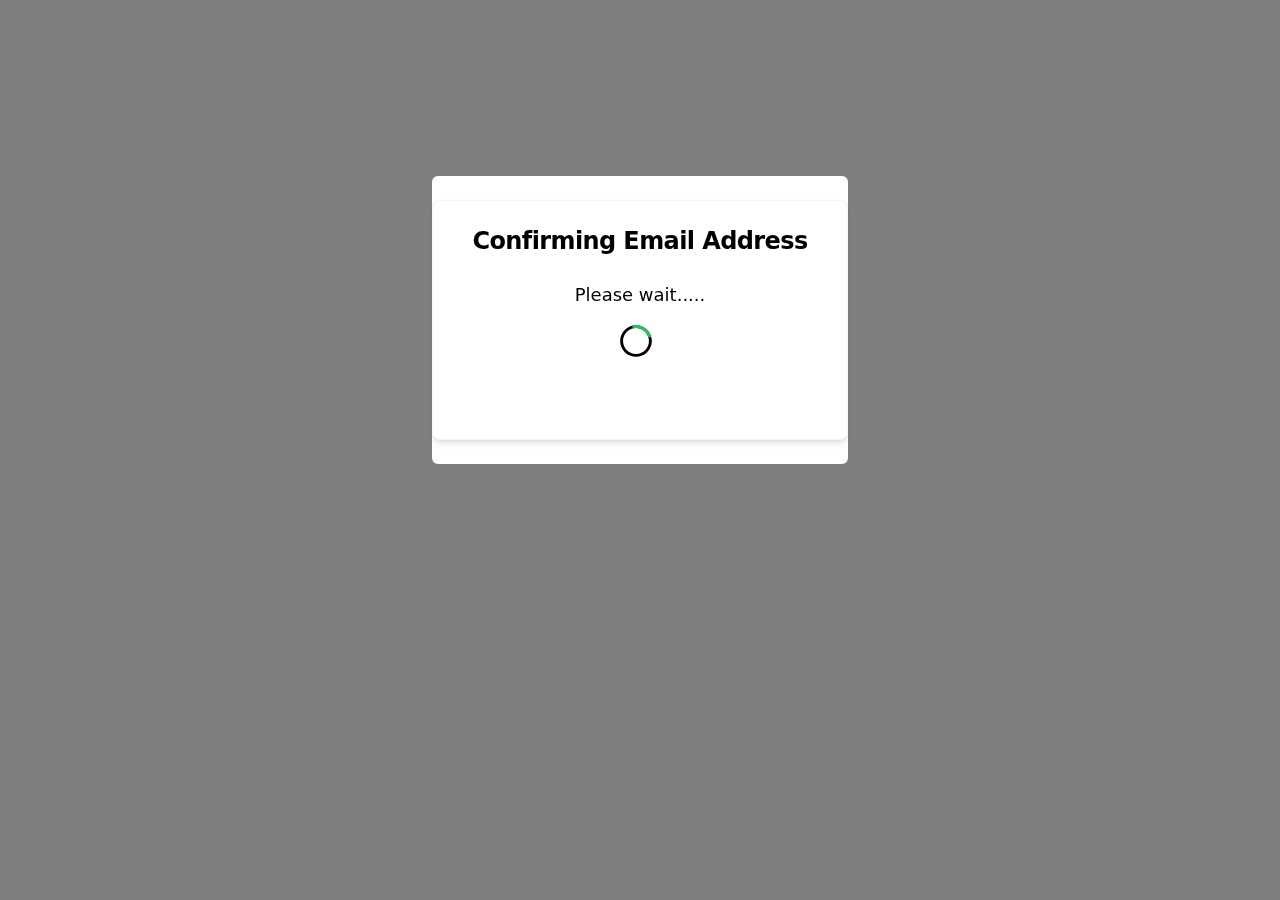
<file: confirmemail/index.html>
<!DOCTYPE html>
<html >
<head><meta charset="utf-8">
<meta name="viewport" content="width=device-width, initial-scale=1">
<link rel="preload" as="fetch" crossorigin="anonymous" href="/confirmemail/_payload.json">
<style>/*! tailwindcss v3.3.5 | MIT License | https://tailwindcss.com*/*,:after,:before{border:0 solid #e5e7eb;box-sizing:border-box}:after,:before{--tw-content:""}html{-webkit-text-size-adjust:100%;font-feature-settings:normal;font-family:ui-sans-serif,system-ui,-apple-system,BlinkMacSystemFont,Segoe UI,Roboto,Helvetica Neue,Arial,Noto Sans,sans-serif,Apple Color Emoji,Segoe UI Emoji,Segoe UI Symbol,Noto Color Emoji;font-variation-settings:normal;line-height:1.5;tab-size:4}body{line-height:inherit;margin:0}hr{border-top-width:1px;color:inherit;height:0}abbr:where([title]){-webkit-text-decoration:underline dotted;text-decoration:underline dotted}h1,h2,h3,h4,h5,h6{font-size:inherit;font-weight:inherit}a{color:inherit;text-decoration:inherit}b,strong{font-weight:bolder}code,kbd,pre,samp{font-family:ui-monospace,SFMono-Regular,Menlo,Monaco,Consolas,Liberation Mono,Courier New,monospace;font-size:1em}small{font-size:80%}sub,sup{font-size:75%;line-height:0;position:relative;vertical-align:baseline}sub{bottom:-.25em}sup{top:-.5em}table{border-collapse:collapse;border-color:inherit;text-indent:0}button,input,optgroup,select,textarea{font-feature-settings:inherit;color:inherit;font-family:inherit;font-size:100%;font-variation-settings:inherit;font-weight:inherit;line-height:inherit;margin:0;padding:0}button,select{text-transform:none}[type=button],[type=reset],[type=submit],button{-webkit-appearance:button;background-color:transparent;background-image:none}:-moz-focusring{outline:auto}:-moz-ui-invalid{box-shadow:none}progress{vertical-align:baseline}::-webkit-inner-spin-button,::-webkit-outer-spin-button{height:auto}[type=search]{-webkit-appearance:textfield;outline-offset:-2px}::-webkit-search-decoration{-webkit-appearance:none}::-webkit-file-upload-button{-webkit-appearance:button;font:inherit}summary{display:list-item}blockquote,dd,dl,figure,h1,h2,h3,h4,h5,h6,hr,p,pre{margin:0}fieldset{margin:0}fieldset,legend{padding:0}menu,ol,ul{list-style:none;margin:0;padding:0}dialog{padding:0}textarea{resize:vertical}input::placeholder,textarea::placeholder{color:#9ca3af;opacity:1}[role=button],button{cursor:pointer}:disabled{cursor:default}audio,canvas,embed,iframe,img,object,svg,video{display:block;vertical-align:middle}img,video{height:auto;max-width:100%}[hidden]{display:none}*,:after,:before{--tw-border-spacing-x:0;--tw-border-spacing-y:0;--tw-translate-x:0;--tw-translate-y:0;--tw-rotate:0;--tw-skew-x:0;--tw-skew-y:0;--tw-scale-x:1;--tw-scale-y:1;--tw-pan-x: ;--tw-pan-y: ;--tw-pinch-zoom: ;--tw-scroll-snap-strictness:proximity;--tw-gradient-from-position: ;--tw-gradient-via-position: ;--tw-gradient-to-position: ;--tw-ordinal: ;--tw-slashed-zero: ;--tw-numeric-figure: ;--tw-numeric-spacing: ;--tw-numeric-fraction: ;--tw-ring-inset: ;--tw-ring-offset-width:0px;--tw-ring-offset-color:#fff;--tw-ring-color:rgba(59,130,246,.5);--tw-ring-offset-shadow:0 0 #0000;--tw-ring-shadow:0 0 #0000;--tw-shadow:0 0 #0000;--tw-shadow-colored:0 0 #0000;--tw-blur: ;--tw-brightness: ;--tw-contrast: ;--tw-grayscale: ;--tw-hue-rotate: ;--tw-invert: ;--tw-saturate: ;--tw-sepia: ;--tw-drop-shadow: ;--tw-backdrop-blur: ;--tw-backdrop-brightness: ;--tw-backdrop-contrast: ;--tw-backdrop-grayscale: ;--tw-backdrop-hue-rotate: ;--tw-backdrop-invert: ;--tw-backdrop-opacity: ;--tw-backdrop-saturate: ;--tw-backdrop-sepia: }::backdrop{--tw-border-spacing-x:0;--tw-border-spacing-y:0;--tw-translate-x:0;--tw-translate-y:0;--tw-rotate:0;--tw-skew-x:0;--tw-skew-y:0;--tw-scale-x:1;--tw-scale-y:1;--tw-pan-x: ;--tw-pan-y: ;--tw-pinch-zoom: ;--tw-scroll-snap-strictness:proximity;--tw-gradient-from-position: ;--tw-gradient-via-position: ;--tw-gradient-to-position: ;--tw-ordinal: ;--tw-slashed-zero: ;--tw-numeric-figure: ;--tw-numeric-spacing: ;--tw-numeric-fraction: ;--tw-ring-inset: ;--tw-ring-offset-width:0px;--tw-ring-offset-color:#fff;--tw-ring-color:rgba(59,130,246,.5);--tw-ring-offset-shadow:0 0 #0000;--tw-ring-shadow:0 0 #0000;--tw-shadow:0 0 #0000;--tw-shadow-colored:0 0 #0000;--tw-blur: ;--tw-brightness: ;--tw-contrast: ;--tw-grayscale: ;--tw-hue-rotate: ;--tw-invert: ;--tw-saturate: ;--tw-sepia: ;--tw-drop-shadow: ;--tw-backdrop-blur: ;--tw-backdrop-brightness: ;--tw-backdrop-contrast: ;--tw-backdrop-grayscale: ;--tw-backdrop-hue-rotate: ;--tw-backdrop-invert: ;--tw-backdrop-opacity: ;--tw-backdrop-saturate: ;--tw-backdrop-sepia: }.\!container{width:100%!important}.container{width:100%}@media (min-width:640px){.\!container{max-width:640px!important}.container{max-width:640px}}@media (min-width:768px){.\!container{max-width:768px!important}.container{max-width:768px}}@media (min-width:1024px){.\!container{max-width:1024px!important}.container{max-width:1024px}}@media (min-width:1280px){.\!container{max-width:1280px!important}.container{max-width:1280px}}@media (min-width:1536px){.\!container{max-width:1536px!important}.container{max-width:1536px}}.sr-only{clip:rect(0,0,0,0);border-width:0;height:1px;margin:-1px;overflow:hidden;padding:0;position:absolute;white-space:nowrap;width:1px}.visible{visibility:visible}.collapse{visibility:collapse}.static{position:static}.fixed{position:fixed}.absolute{position:absolute}.relative{position:relative}.sticky{position:sticky}.inset-0{inset:0}.-bottom-8{bottom:-2rem}.-left-14{left:-3.5rem}.-left-4{left:-1rem}.-right-7{right:-1.75rem}.-top-12{top:-3rem}.bottom-0{bottom:0}.left-0{left:0}.right-0{right:0}.right-3{right:.75rem}.right-4{right:1rem}.top-0{top:0}.top-1\/2{top:50%}.top-40{top:10rem}.top-5{top:1.25rem}.z-10{z-index:10}.z-50{z-index:50}.-m-2{margin:-.5rem}.-m-3{margin:-.75rem}.-m-6{margin:-1.5rem}.m-auto{margin:auto}.-mx-3{margin-left:-.75rem;margin-right:-.75rem}.-mx-4{margin-left:-1rem;margin-right:-1rem}.-mx-5{margin-left:-1.25rem;margin-right:-1.25rem}.mx-auto{margin-left:auto;margin-right:auto}.my-2{margin-bottom:.5rem;margin-top:.5rem}.my-4{margin-bottom:1rem;margin-top:1rem}.mb-10{margin-bottom:2.5rem}.mb-12{margin-bottom:3rem}.mb-16{margin-bottom:4rem}.mb-2{margin-bottom:.5rem}.mb-3{margin-bottom:.75rem}.mb-4{margin-bottom:1rem}.mb-6{margin-bottom:1.5rem}.mb-7{margin-bottom:1.75rem}.mb-8{margin-bottom:2rem}.ml-7{margin-left:1.75rem}.ml-auto{margin-left:auto}.mr-12{margin-right:3rem}.mr-2{margin-right:.5rem}.mr-3{margin-right:.75rem}.mr-6{margin-right:1.5rem}.mt-1{margin-top:.25rem}.mt-28{margin-top:7rem}.block{display:block}.inline-block{display:inline-block}.inline{display:inline}.flex{display:flex}.inline-flex{display:inline-flex}.table{display:table}.grid{display:grid}.contents{display:contents}.hidden{display:none}.h-10{height:2.5rem}.h-11{height:2.75rem}.h-16{height:4rem}.h-20{height:5rem}.h-32{height:8rem}.h-60{height:15rem}.h-72{height:18rem}.h-8{height:2rem}.h-full{height:100%}.h-screen{height:100vh}.min-h-full{min-height:100%}.w-1\/2{width:50%}.w-1\/5{width:20%}.w-10{width:2.5rem}.w-16{width:4rem}.w-20{width:5rem}.w-28{width:7rem}.w-4\/6{width:66.666667%}.w-64{width:16rem}.w-8{width:2rem}.w-9\/12{width:75%}.w-auto{width:auto}.w-full{width:100%}.min-w-full{min-width:100%}.max-w-max{max-width:max-content}.max-w-md{max-width:28rem}.max-w-sm{max-width:24rem}.max-w-xs{max-width:20rem}.flex-1{flex:1 1 0%}.-translate-y-1\/2{--tw-translate-y:-50%;transform:translate(var(--tw-translate-x),-50%) rotate(var(--tw-rotate)) skewX(var(--tw-skew-x)) skewY(var(--tw-skew-y)) scaleX(var(--tw-scale-x)) scaleY(var(--tw-scale-y))}.-translate-y-1\/2,.transform{transform:translate(var(--tw-translate-x),var(--tw-translate-y)) rotate(var(--tw-rotate)) skewX(var(--tw-skew-x)) skewY(var(--tw-skew-y)) scaleX(var(--tw-scale-x)) scaleY(var(--tw-scale-y))}@keyframes spin{to{transform:rotate(1turn)}}.animate-spin{animation:spin 1s linear infinite}.resize{resize:both}.appearance-none{-webkit-appearance:none;appearance:none}.flex-col{flex-direction:column}.flex-wrap{flex-wrap:wrap}.place-items-center{place-items:center}.items-center{align-items:center}.justify-end{justify-content:flex-end}.justify-center{justify-content:center}.justify-between{justify-content:space-between}.space-x-2>:not([hidden])~:not([hidden]){--tw-space-x-reverse:0;margin-left:.5rem;margin-left:calc(.5rem*(1 - var(--tw-space-x-reverse)));margin-right:0;margin-right:calc(.5rem*var(--tw-space-x-reverse))}.space-x-4>:not([hidden])~:not([hidden]){--tw-space-x-reverse:0;margin-left:1rem;margin-left:calc(1rem*(1 - var(--tw-space-x-reverse)));margin-right:0;margin-right:calc(1rem*var(--tw-space-x-reverse))}.space-x-6>:not([hidden])~:not([hidden]){--tw-space-x-reverse:0;margin-left:1.5rem;margin-left:calc(1.5rem*(1 - var(--tw-space-x-reverse)));margin-right:0;margin-right:calc(1.5rem*var(--tw-space-x-reverse))}.space-y-2>:not([hidden])~:not([hidden]){--tw-space-y-reverse:0;margin-bottom:0;margin-bottom:calc(.5rem*var(--tw-space-y-reverse));margin-top:.5rem;margin-top:calc(.5rem*(1 - var(--tw-space-y-reverse)))}.divide-y>:not([hidden])~:not([hidden]){--tw-divide-y-reverse:0;border-bottom-width:0;border-bottom-width:calc(1px*var(--tw-divide-y-reverse));border-top-width:1px;border-top-width:calc(1px*(1 - var(--tw-divide-y-reverse)))}.divide-green-500>:not([hidden])~:not([hidden]){--tw-divide-opacity:1;border-color:#22c55e;border-color:rgb(34 197 94/var(--tw-divide-opacity))}.self-center{align-self:center}.overflow-hidden{overflow:hidden}.overflow-x-auto{overflow-x:auto}.overflow-y-auto{overflow-y:auto}.whitespace-nowrap{white-space:nowrap}.rounded{border-radius:.25rem}.rounded-full{border-radius:9999px}.rounded-lg{border-radius:.5rem}.rounded-md{border-radius:.375rem}.rounded-l-md{border-bottom-left-radius:.375rem;border-top-left-radius:.375rem}.rounded-r-md{border-bottom-right-radius:.375rem;border-top-right-radius:.375rem}.border{border-width:1px}.border-b{border-bottom-width:1px}.border-b-2{border-bottom-width:2px}.border-r{border-right-width:1px}.border-black{--tw-border-opacity:1;border-color:#000;border-color:rgb(0 0 0/var(--tw-border-opacity))}.border-blue-500{--tw-border-opacity:1;border-color:#3b82f6;border-color:rgb(59 130 246/var(--tw-border-opacity))}.border-gray-100{--tw-border-opacity:1;border-color:#f3f4f6;border-color:rgb(243 244 246/var(--tw-border-opacity))}.border-green-500{--tw-border-opacity:1;border-color:#22c55e;border-color:rgb(34 197 94/var(--tw-border-opacity))}.bg-black{--tw-bg-opacity:1;background-color:#000;background-color:rgb(0 0 0/var(--tw-bg-opacity))}.bg-gray-100{--tw-bg-opacity:1;background-color:#f3f4f6;background-color:rgb(243 244 246/var(--tw-bg-opacity))}.bg-green-100{--tw-bg-opacity:1;background-color:#dcfce7;background-color:rgb(220 252 231/var(--tw-bg-opacity))}.bg-green-500{--tw-bg-opacity:1;background-color:#22c55e;background-color:rgb(34 197 94/var(--tw-bg-opacity))}.bg-transparent{background-color:transparent}.bg-white{--tw-bg-opacity:1;background-color:#fff;background-color:rgb(255 255 255/var(--tw-bg-opacity))}.bg-opacity-50{--tw-bg-opacity:0.5}.bg-opacity-80{--tw-bg-opacity:0.8}.fill-green-500{fill:#22c55e}.p-10{padding:2.5rem}.p-2{padding:.5rem}.p-3{padding:.75rem}.p-4{padding:1rem}.p-6{padding:1.5rem}.p-8{padding:2rem}.px-10{padding-left:2.5rem;padding-right:2.5rem}.px-2{padding-left:.5rem;padding-right:.5rem}.px-3{padding-left:.75rem;padding-right:.75rem}.px-4{padding-left:1rem;padding-right:1rem}.px-5{padding-left:1.25rem;padding-right:1.25rem}.px-6{padding-left:1.5rem;padding-right:1.5rem}.px-7{padding-left:1.75rem;padding-right:1.75rem}.px-8{padding-left:2rem;padding-right:2rem}.py-1{padding-bottom:.25rem;padding-top:.25rem}.py-12{padding-bottom:3rem;padding-top:3rem}.py-2{padding-bottom:.5rem;padding-top:.5rem}.py-20{padding-bottom:5rem;padding-top:5rem}.py-24{padding-bottom:6rem;padding-top:6rem}.py-3{padding-bottom:.75rem;padding-top:.75rem}.py-4{padding-bottom:1rem;padding-top:1rem}.py-5{padding-bottom:1.25rem;padding-top:1.25rem}.py-6{padding-bottom:1.5rem;padding-top:1.5rem}.py-8{padding-bottom:2rem;padding-top:2rem}.py-px{padding-bottom:1px;padding-top:1px}.pb-4{padding-bottom:1rem}.pb-8{padding-bottom:2rem}.pl-12{padding-left:3rem}.pt-4{padding-top:1rem}.pt-6{padding-top:1.5rem}.text-left{text-align:left}.text-center{text-align:center}.text-2xl{font-size:1.5rem;line-height:2rem}.text-3xl{font-size:1.875rem;line-height:2.25rem}.text-4xl{font-size:2.25rem;line-height:2.5rem}.text-5xl{font-size:3rem;line-height:1}.text-base{font-size:1rem;line-height:1.5rem}.text-lg{font-size:1.125rem;line-height:1.75rem}.text-sm{font-size:.875rem;line-height:1.25rem}.text-xl{font-size:1.25rem;line-height:1.75rem}.text-xs{font-size:.75rem;line-height:1rem}.font-bold{font-weight:700}.font-medium{font-weight:500}.font-semibold{font-weight:600}.font-thin{font-weight:100}.uppercase{text-transform:uppercase}.ordinal{--tw-ordinal:ordinal;font-variant-numeric:ordinal var(--tw-slashed-zero) var(--tw-numeric-figure) var(--tw-numeric-spacing) var(--tw-numeric-fraction);font-variant-numeric:var(--tw-ordinal) var(--tw-slashed-zero) var(--tw-numeric-figure) var(--tw-numeric-spacing) var(--tw-numeric-fraction)}.leading-4{line-height:1rem}.leading-5{line-height:1.25rem}.leading-6{line-height:1.5rem}.leading-tight{line-height:1.25}.tracking-tight{letter-spacing:-.025em}.tracking-tighter{letter-spacing:-.05em}.text-black{--tw-text-opacity:1;color:#000;color:rgb(0 0 0/var(--tw-text-opacity))}.text-blue-500{--tw-text-opacity:1;color:#3b82f6;color:rgb(59 130 246/var(--tw-text-opacity))}.text-green-50{--tw-text-opacity:1;color:#f0fdf4;color:rgb(240 253 244/var(--tw-text-opacity))}.text-green-500{--tw-text-opacity:1;color:#22c55e;color:rgb(34 197 94/var(--tw-text-opacity))}.text-red-500{--tw-text-opacity:1;color:#ef4444;color:rgb(239 68 68/var(--tw-text-opacity))}.text-white{--tw-text-opacity:1;color:#fff;color:rgb(255 255 255/var(--tw-text-opacity))}.opacity-60{opacity:.6}.shadow{--tw-shadow:0 1px 3px 0 rgba(0,0,0,.1),0 1px 2px -1px rgba(0,0,0,.1);--tw-shadow-colored:0 1px 3px 0 var(--tw-shadow-color),0 1px 2px -1px var(--tw-shadow-color);box-shadow:0 0 #0000,0 0 #0000,0 1px 3px 0 rgba(0,0,0,.1),0 1px 2px -1px rgba(0,0,0,.1);box-shadow:var(--tw-ring-offset-shadow,0 0 #0000),var(--tw-ring-shadow,0 0 #0000),var(--tw-shadow)}.shadow-lg{--tw-shadow:0 10px 15px -3px rgba(0,0,0,.1),0 4px 6px -4px rgba(0,0,0,.1);--tw-shadow-colored:0 10px 15px -3px var(--tw-shadow-color),0 4px 6px -4px var(--tw-shadow-color);box-shadow:0 0 #0000,0 0 #0000,0 10px 15px -3px rgba(0,0,0,.1),0 4px 6px -4px rgba(0,0,0,.1);box-shadow:var(--tw-ring-offset-shadow,0 0 #0000),var(--tw-ring-shadow,0 0 #0000),var(--tw-shadow)}.shadow-md{--tw-shadow:0 4px 6px -1px rgba(0,0,0,.1),0 2px 4px -2px rgba(0,0,0,.1);--tw-shadow-colored:0 4px 6px -1px var(--tw-shadow-color),0 2px 4px -2px var(--tw-shadow-color);box-shadow:0 0 #0000,0 0 #0000,0 4px 6px -1px rgba(0,0,0,.1),0 2px 4px -2px rgba(0,0,0,.1);box-shadow:var(--tw-ring-offset-shadow,0 0 #0000),var(--tw-ring-shadow,0 0 #0000),var(--tw-shadow)}.shadow-sm{--tw-shadow:0 1px 2px 0 rgba(0,0,0,.05);--tw-shadow-colored:0 1px 2px 0 var(--tw-shadow-color);box-shadow:0 0 #0000,0 0 #0000,0 1px 2px 0 rgba(0,0,0,.05);box-shadow:var(--tw-ring-offset-shadow,0 0 #0000),var(--tw-ring-shadow,0 0 #0000),var(--tw-shadow)}.shadow-black{--tw-shadow-color:#000;--tw-shadow:var(--tw-shadow-colored)}.shadow-green-300{--tw-shadow-color:#86efac;--tw-shadow:var(--tw-shadow-colored)}.outline-none{outline:2px solid transparent;outline-offset:2px}.blur{--tw-blur:blur(8px);filter:blur(8px) var(--tw-brightness) var(--tw-contrast) var(--tw-grayscale) var(--tw-hue-rotate) var(--tw-invert) var(--tw-saturate) var(--tw-sepia) var(--tw-drop-shadow);filter:var(--tw-blur) var(--tw-brightness) var(--tw-contrast) var(--tw-grayscale) var(--tw-hue-rotate) var(--tw-invert) var(--tw-saturate) var(--tw-sepia) var(--tw-drop-shadow)}.\!filter{filter:var(--tw-blur) var(--tw-brightness) var(--tw-contrast) var(--tw-grayscale) var(--tw-hue-rotate) var(--tw-invert) var(--tw-saturate) var(--tw-sepia) var(--tw-drop-shadow)!important}.filter{filter:var(--tw-blur) var(--tw-brightness) var(--tw-contrast) var(--tw-grayscale) var(--tw-hue-rotate) var(--tw-invert) var(--tw-saturate) var(--tw-sepia) var(--tw-drop-shadow)}.transition{transition-duration:.15s;transition-property:color,background-color,border-color,text-decoration-color,fill,stroke,opacity,box-shadow,transform,filter,-webkit-backdrop-filter;transition-property:color,background-color,border-color,text-decoration-color,fill,stroke,opacity,box-shadow,transform,filter,backdrop-filter;transition-property:color,background-color,border-color,text-decoration-color,fill,stroke,opacity,box-shadow,transform,filter,backdrop-filter,-webkit-backdrop-filter;transition-timing-function:cubic-bezier(.4,0,.2,1)}.duration-200{transition-duration:.2s}.ease-in{transition-timing-function:cubic-bezier(.4,0,1,1)}.ease-out{transition-timing-function:cubic-bezier(0,0,.2,1)}.hover\:border-green-500:hover{--tw-border-opacity:1;border-color:#22c55e;border-color:rgb(34 197 94/var(--tw-border-opacity))}.hover\:bg-green-600:hover{--tw-bg-opacity:1;background-color:#16a34a;background-color:rgb(22 163 74/var(--tw-bg-opacity))}.hover\:bg-white:hover{--tw-bg-opacity:1;background-color:#fff;background-color:rgb(255 255 255/var(--tw-bg-opacity))}.hover\:text-green-500:hover{--tw-text-opacity:1;color:#22c55e;color:rgb(34 197 94/var(--tw-text-opacity))}.hover\:text-green-600:hover{--tw-text-opacity:1;color:#16a34a;color:rgb(22 163 74/var(--tw-text-opacity))}.hover\:underline:hover{text-decoration-line:underline}.hover\:opacity-80:hover{opacity:.8}.hover\:shadow-xl:hover{--tw-shadow:0 20px 25px -5px rgba(0,0,0,.1),0 8px 10px -6px rgba(0,0,0,.1);--tw-shadow-colored:0 20px 25px -5px var(--tw-shadow-color),0 8px 10px -6px var(--tw-shadow-color);box-shadow:0 0 #0000,0 0 #0000,0 20px 25px -5px rgba(0,0,0,.1),0 8px 10px -6px rgba(0,0,0,.1);box-shadow:var(--tw-ring-offset-shadow,0 0 #0000),var(--tw-ring-shadow,0 0 #0000),var(--tw-shadow)}.focus\:border-green-500:focus{--tw-border-opacity:1;border-color:#22c55e;border-color:rgb(34 197 94/var(--tw-border-opacity))}.focus\:outline-none:focus{outline:2px solid transparent;outline-offset:2px}.focus\:ring-2:focus{--tw-ring-offset-shadow:var(--tw-ring-inset) 0 0 0 var(--tw-ring-offset-width) var(--tw-ring-offset-color);--tw-ring-shadow:var(--tw-ring-inset) 0 0 0 calc(2px + var(--tw-ring-offset-width)) var(--tw-ring-color);box-shadow:var(--tw-ring-inset) 0 0 0 var(--tw-ring-offset-width) var(--tw-ring-offset-color),var(--tw-ring-inset) 0 0 0 calc(2px + var(--tw-ring-offset-width)) var(--tw-ring-color),0 0 #0000;box-shadow:var(--tw-ring-offset-shadow),var(--tw-ring-shadow),var(--tw-shadow,0 0 #0000)}.focus\:ring-green-500:focus{--tw-ring-opacity:1;--tw-ring-color:rgb(34 197 94/var(--tw-ring-opacity))}.focus\:ring-opacity-50:focus{--tw-ring-opacity:0.5}@media (prefers-color-scheme:dark){.dark\:text-gray-600{--tw-text-opacity:1;color:#4b5563;color:rgb(75 85 99/var(--tw-text-opacity))}}@media (min-width:640px){.sm\:p-0{padding:0}}@media (min-width:768px){.md\:inset-0{inset:0}.md\:mb-0{margin-bottom:0}.md\:mr-0{margin-right:0}.md\:mr-4{margin-right:1rem}.md\:w-1\/2{width:50%}.md\:w-1\/3{width:33.333333%}.md\:w-1\/4{width:25%}.md\:w-2\/3{width:66.666667%}.md\:w-3\/4{width:75%}.md\:w-auto{width:auto}.md\:justify-end{justify-content:flex-end}.md\:px-6{padding-left:1.5rem;padding-right:1.5rem}.md\:py-0{padding-bottom:0;padding-top:0}.md\:py-2{padding-bottom:.5rem;padding-top:.5rem}.md\:py-28{padding-bottom:7rem;padding-top:7rem}.md\:py-32{padding-top:8rem}.md\:pb-32,.md\:py-32{padding-bottom:8rem}.md\:text-2xl{font-size:1.5rem;line-height:2rem}.md\:text-3xl{font-size:1.875rem;line-height:2.25rem}.md\:text-4xl{font-size:2.25rem;line-height:2.5rem}.md\:text-5xl{font-size:3rem;line-height:1}.md\:text-lg{font-size:1.125rem;line-height:1.75rem}.md\:text-xl{font-size:1.25rem;line-height:1.75rem}}@media (min-width:1024px){.lg\:left-1\/3{left:33.333333%}.lg\:-mx-6{margin-left:-1.5rem;margin-right:-1.5rem}.lg\:mb-0{margin-bottom:0}.lg\:flex{display:flex}.lg\:w-1\/2{width:50%}.lg\:w-1\/3{width:33.333333%}.lg\:w-auto{width:auto}.lg\:flex-1{flex:1 1 0%}.lg\:items-center{align-items:center}.lg\:text-6xl{font-size:3.75rem;line-height:1}}@media (min-width:1280px){.xl\:top-4{top:1rem}.xl\:ml-80{margin-left:20rem}.xl\:block{display:block}.xl\:flex{display:flex}.xl\:hidden{display:none}.xl\:w-1\/3{width:33.333333%}.xl\:w-1\/4{width:25%}.xl\:items-center{align-items:center}.xl\:justify-center{justify-content:center}}</style>
<link rel="modulepreload" as="script" crossorigin href="/_nuxt/entry.d073ee5d.js">
<link rel="modulepreload" as="script" crossorigin href="/_nuxt/default.7e65f318.js">
<link rel="modulepreload" as="script" crossorigin href="/_nuxt/confirmemail.540adf4c.js">
<link rel="modulepreload" as="script" crossorigin href="/_nuxt/axios.28bc18a3.js">
<link rel="prefetch" as="script" crossorigin href="/_nuxt/dashboard.de1fc1c4.js">
<link rel="prefetch" as="script" crossorigin href="/_nuxt/nuxt-link.e5d570f8.js">
<link rel="prefetch" as="script" crossorigin href="/_nuxt/error-404.03dde285.js">
<link rel="prefetch" as="script" crossorigin href="/_nuxt/vue.f36acd1f.ad6a3274.js">
<link rel="prefetch" as="script" crossorigin href="/_nuxt/error-500.1fe05a7f.js">
<script type="module" src="/_nuxt/entry.d073ee5d.js" crossorigin></script></head>
<body ><div id="__nuxt"><div><!--[--><div class="bg-white"><div class="bg-white h-screen"><div class="fixed top-0 left-0 right-0 z-50 p-4 overflow-y-auto mb-8 md:inset-0 min-h-full bg-opacity-50 bg-black"><div class="animate__animated animate__bounceIn relative max-w-md lg:left-1/3 top-40 w-64 h-72 lg:w-1/3 bg-white p-8 sm:p-0 rounded-md grid grid-col place-items-center"><div class="relative items-center h-60 min-w-full p-6 bg-white border border-gray-100 rounded-lg shadow-md m-auto"><h5 class="flex justify-center text-center mb-2 text-2xl font-bold tracking-tight text-black"> Confirming Email Address </h5><p class="p-4 text-lg text-center">Please wait.....</p><div role="status" class="flex justify-center"><svg aria-hidden="true" class="w-8 h-8 mr-2 animate-spin dark:text-gray-600 fill-green-500" viewBox="0 0 100 101" fill="none" xmlns="http://www.w3.org/2000/svg"><path d="M100 50.5908C100 78.2051 77.6142 100.591 50 100.591C22.3858 100.591 0 78.2051 0 50.5908C0 22.9766 22.3858 0.59082 50 0.59082C77.6142 0.59082 100 22.9766 100 50.5908ZM9.08144 50.5908C9.08144 73.1895 27.4013 91.5094 50 91.5094C72.5987 91.5094 90.9186 73.1895 90.9186 50.5908C90.9186 27.9921 72.5987 9.67226 50 9.67226C27.4013 9.67226 9.08144 27.9921 9.08144 50.5908Z" fill="currentColor"></path><path d="M93.9676 39.0409C96.393 38.4038 97.8624 35.9116 97.0079 33.5539C95.2932 28.8227 92.871 24.3692 89.8167 20.348C85.8452 15.1192 80.8826 10.7238 75.2124 7.41289C69.5422 4.10194 63.2754 1.94025 56.7698 1.05124C51.7666 0.367541 46.6976 0.446843 41.7345 1.27873C39.2613 1.69328 37.813 4.19778 38.4501 6.62326C39.0873 9.04874 41.5694 10.4717 44.0505 10.1071C47.8511 9.54855 51.7191 9.52689 55.5402 10.0491C60.8642 10.7766 65.9928 12.5457 70.6331 15.2552C75.2735 17.9648 79.3347 21.5619 82.5849 25.841C84.9175 28.9121 86.7997 32.2913 88.1811 35.8758C89.083 38.2158 91.5421 39.6781 93.9676 39.0409Z" fill="currentFill"></path></svg><span class="sr-only">Loading...</span></div></div></div></div></div></div><!--]--></div></div><script type="application/json" id="__NUXT_DATA__" data-ssr="true" data-src="/confirmemail/_payload.json">[{"state":1,"_errors":3,"serverRendered":5,"path":6,"prerenderedAt":7},["Reactive",2],{},["Reactive",4],{},true,"/confirmemail",1700477177758]</script>
<script>window.__NUXT__={};window.__NUXT__.config={public:{},app:{baseURL:"/",buildAssetsDir:"/_nuxt/",cdnURL:""}}</script></body>
</html>
</file>
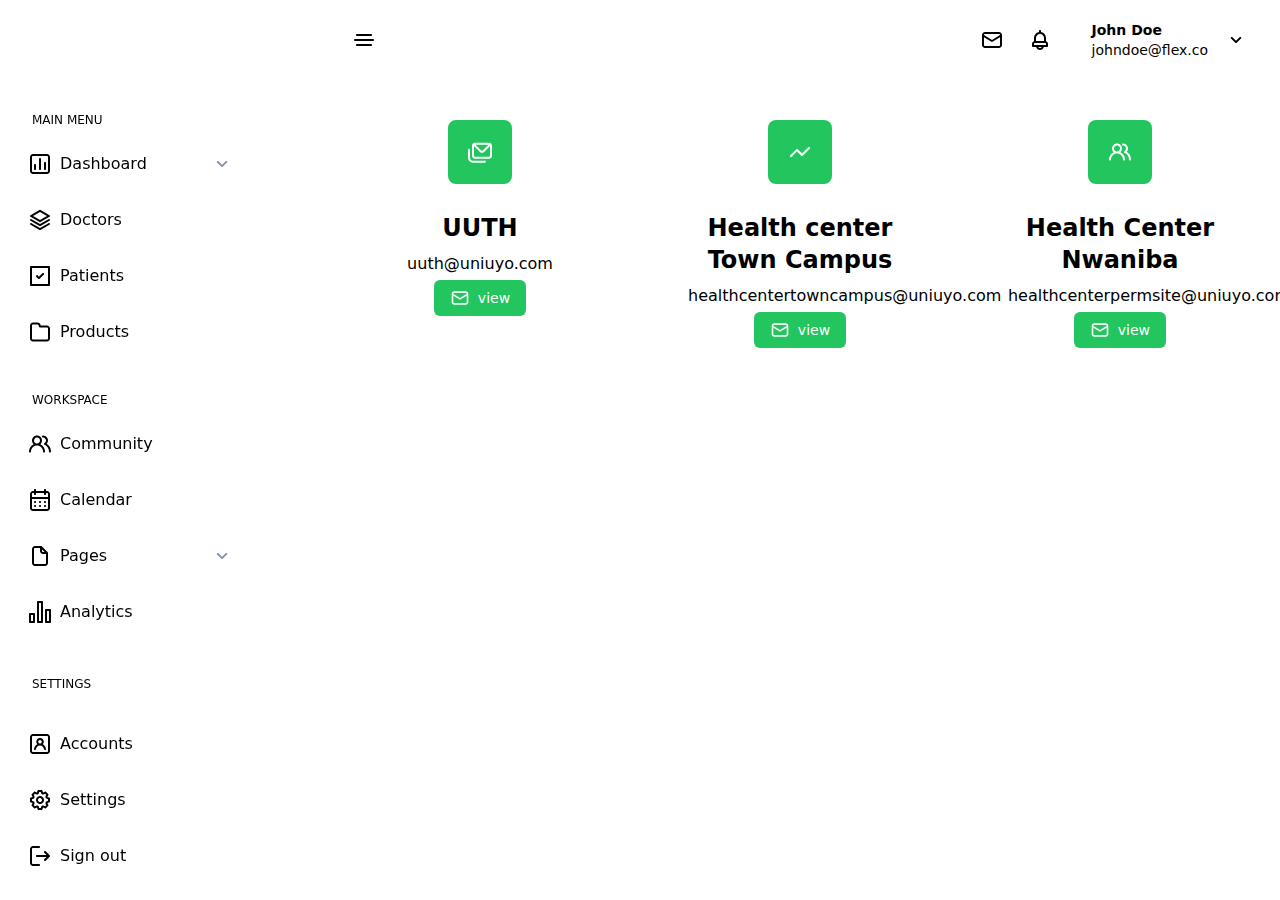
<file: dashboard/index.html>
<!DOCTYPE html>
<html >
<head><meta charset="utf-8">
<meta name="viewport" content="width=device-width, initial-scale=1">
<link rel="preload" as="fetch" crossorigin="anonymous" href="/dashboard/_payload.json">
<style>/*! tailwindcss v3.3.5 | MIT License | https://tailwindcss.com*/*,:after,:before{border:0 solid #e5e7eb;box-sizing:border-box}:after,:before{--tw-content:""}html{-webkit-text-size-adjust:100%;font-feature-settings:normal;font-family:ui-sans-serif,system-ui,-apple-system,BlinkMacSystemFont,Segoe UI,Roboto,Helvetica Neue,Arial,Noto Sans,sans-serif,Apple Color Emoji,Segoe UI Emoji,Segoe UI Symbol,Noto Color Emoji;font-variation-settings:normal;line-height:1.5;tab-size:4}body{line-height:inherit;margin:0}hr{border-top-width:1px;color:inherit;height:0}abbr:where([title]){-webkit-text-decoration:underline dotted;text-decoration:underline dotted}h1,h2,h3,h4,h5,h6{font-size:inherit;font-weight:inherit}a{color:inherit;text-decoration:inherit}b,strong{font-weight:bolder}code,kbd,pre,samp{font-family:ui-monospace,SFMono-Regular,Menlo,Monaco,Consolas,Liberation Mono,Courier New,monospace;font-size:1em}small{font-size:80%}sub,sup{font-size:75%;line-height:0;position:relative;vertical-align:baseline}sub{bottom:-.25em}sup{top:-.5em}table{border-collapse:collapse;border-color:inherit;text-indent:0}button,input,optgroup,select,textarea{font-feature-settings:inherit;color:inherit;font-family:inherit;font-size:100%;font-variation-settings:inherit;font-weight:inherit;line-height:inherit;margin:0;padding:0}button,select{text-transform:none}[type=button],[type=reset],[type=submit],button{-webkit-appearance:button;background-color:transparent;background-image:none}:-moz-focusring{outline:auto}:-moz-ui-invalid{box-shadow:none}progress{vertical-align:baseline}::-webkit-inner-spin-button,::-webkit-outer-spin-button{height:auto}[type=search]{-webkit-appearance:textfield;outline-offset:-2px}::-webkit-search-decoration{-webkit-appearance:none}::-webkit-file-upload-button{-webkit-appearance:button;font:inherit}summary{display:list-item}blockquote,dd,dl,figure,h1,h2,h3,h4,h5,h6,hr,p,pre{margin:0}fieldset{margin:0}fieldset,legend{padding:0}menu,ol,ul{list-style:none;margin:0;padding:0}dialog{padding:0}textarea{resize:vertical}input::placeholder,textarea::placeholder{color:#9ca3af;opacity:1}[role=button],button{cursor:pointer}:disabled{cursor:default}audio,canvas,embed,iframe,img,object,svg,video{display:block;vertical-align:middle}img,video{height:auto;max-width:100%}[hidden]{display:none}*,:after,:before{--tw-border-spacing-x:0;--tw-border-spacing-y:0;--tw-translate-x:0;--tw-translate-y:0;--tw-rotate:0;--tw-skew-x:0;--tw-skew-y:0;--tw-scale-x:1;--tw-scale-y:1;--tw-pan-x: ;--tw-pan-y: ;--tw-pinch-zoom: ;--tw-scroll-snap-strictness:proximity;--tw-gradient-from-position: ;--tw-gradient-via-position: ;--tw-gradient-to-position: ;--tw-ordinal: ;--tw-slashed-zero: ;--tw-numeric-figure: ;--tw-numeric-spacing: ;--tw-numeric-fraction: ;--tw-ring-inset: ;--tw-ring-offset-width:0px;--tw-ring-offset-color:#fff;--tw-ring-color:rgba(59,130,246,.5);--tw-ring-offset-shadow:0 0 #0000;--tw-ring-shadow:0 0 #0000;--tw-shadow:0 0 #0000;--tw-shadow-colored:0 0 #0000;--tw-blur: ;--tw-brightness: ;--tw-contrast: ;--tw-grayscale: ;--tw-hue-rotate: ;--tw-invert: ;--tw-saturate: ;--tw-sepia: ;--tw-drop-shadow: ;--tw-backdrop-blur: ;--tw-backdrop-brightness: ;--tw-backdrop-contrast: ;--tw-backdrop-grayscale: ;--tw-backdrop-hue-rotate: ;--tw-backdrop-invert: ;--tw-backdrop-opacity: ;--tw-backdrop-saturate: ;--tw-backdrop-sepia: }::backdrop{--tw-border-spacing-x:0;--tw-border-spacing-y:0;--tw-translate-x:0;--tw-translate-y:0;--tw-rotate:0;--tw-skew-x:0;--tw-skew-y:0;--tw-scale-x:1;--tw-scale-y:1;--tw-pan-x: ;--tw-pan-y: ;--tw-pinch-zoom: ;--tw-scroll-snap-strictness:proximity;--tw-gradient-from-position: ;--tw-gradient-via-position: ;--tw-gradient-to-position: ;--tw-ordinal: ;--tw-slashed-zero: ;--tw-numeric-figure: ;--tw-numeric-spacing: ;--tw-numeric-fraction: ;--tw-ring-inset: ;--tw-ring-offset-width:0px;--tw-ring-offset-color:#fff;--tw-ring-color:rgba(59,130,246,.5);--tw-ring-offset-shadow:0 0 #0000;--tw-ring-shadow:0 0 #0000;--tw-shadow:0 0 #0000;--tw-shadow-colored:0 0 #0000;--tw-blur: ;--tw-brightness: ;--tw-contrast: ;--tw-grayscale: ;--tw-hue-rotate: ;--tw-invert: ;--tw-saturate: ;--tw-sepia: ;--tw-drop-shadow: ;--tw-backdrop-blur: ;--tw-backdrop-brightness: ;--tw-backdrop-contrast: ;--tw-backdrop-grayscale: ;--tw-backdrop-hue-rotate: ;--tw-backdrop-invert: ;--tw-backdrop-opacity: ;--tw-backdrop-saturate: ;--tw-backdrop-sepia: }.\!container{width:100%!important}.container{width:100%}@media (min-width:640px){.\!container{max-width:640px!important}.container{max-width:640px}}@media (min-width:768px){.\!container{max-width:768px!important}.container{max-width:768px}}@media (min-width:1024px){.\!container{max-width:1024px!important}.container{max-width:1024px}}@media (min-width:1280px){.\!container{max-width:1280px!important}.container{max-width:1280px}}@media (min-width:1536px){.\!container{max-width:1536px!important}.container{max-width:1536px}}.sr-only{clip:rect(0,0,0,0);border-width:0;height:1px;margin:-1px;overflow:hidden;padding:0;position:absolute;white-space:nowrap;width:1px}.visible{visibility:visible}.collapse{visibility:collapse}.static{position:static}.fixed{position:fixed}.absolute{position:absolute}.relative{position:relative}.sticky{position:sticky}.inset-0{inset:0}.-bottom-8{bottom:-2rem}.-left-14{left:-3.5rem}.-left-4{left:-1rem}.-right-7{right:-1.75rem}.-top-12{top:-3rem}.bottom-0{bottom:0}.left-0{left:0}.right-0{right:0}.right-3{right:.75rem}.right-4{right:1rem}.top-0{top:0}.top-1\/2{top:50%}.top-40{top:10rem}.top-5{top:1.25rem}.z-10{z-index:10}.z-50{z-index:50}.-m-2{margin:-.5rem}.-m-3{margin:-.75rem}.-m-6{margin:-1.5rem}.m-auto{margin:auto}.-mx-3{margin-left:-.75rem;margin-right:-.75rem}.-mx-4{margin-left:-1rem;margin-right:-1rem}.-mx-5{margin-left:-1.25rem;margin-right:-1.25rem}.mx-auto{margin-left:auto;margin-right:auto}.my-2{margin-bottom:.5rem;margin-top:.5rem}.my-4{margin-bottom:1rem;margin-top:1rem}.mb-10{margin-bottom:2.5rem}.mb-12{margin-bottom:3rem}.mb-16{margin-bottom:4rem}.mb-2{margin-bottom:.5rem}.mb-3{margin-bottom:.75rem}.mb-4{margin-bottom:1rem}.mb-6{margin-bottom:1.5rem}.mb-7{margin-bottom:1.75rem}.mb-8{margin-bottom:2rem}.ml-7{margin-left:1.75rem}.ml-auto{margin-left:auto}.mr-12{margin-right:3rem}.mr-2{margin-right:.5rem}.mr-3{margin-right:.75rem}.mr-6{margin-right:1.5rem}.mt-1{margin-top:.25rem}.mt-28{margin-top:7rem}.block{display:block}.inline-block{display:inline-block}.inline{display:inline}.flex{display:flex}.inline-flex{display:inline-flex}.table{display:table}.grid{display:grid}.contents{display:contents}.hidden{display:none}.h-10{height:2.5rem}.h-11{height:2.75rem}.h-16{height:4rem}.h-20{height:5rem}.h-32{height:8rem}.h-60{height:15rem}.h-72{height:18rem}.h-8{height:2rem}.h-full{height:100%}.h-screen{height:100vh}.min-h-full{min-height:100%}.w-1\/2{width:50%}.w-1\/5{width:20%}.w-10{width:2.5rem}.w-16{width:4rem}.w-20{width:5rem}.w-28{width:7rem}.w-4\/6{width:66.666667%}.w-64{width:16rem}.w-8{width:2rem}.w-9\/12{width:75%}.w-auto{width:auto}.w-full{width:100%}.min-w-full{min-width:100%}.max-w-max{max-width:max-content}.max-w-md{max-width:28rem}.max-w-sm{max-width:24rem}.max-w-xs{max-width:20rem}.flex-1{flex:1 1 0%}.-translate-y-1\/2{--tw-translate-y:-50%;transform:translate(var(--tw-translate-x),-50%) rotate(var(--tw-rotate)) skewX(var(--tw-skew-x)) skewY(var(--tw-skew-y)) scaleX(var(--tw-scale-x)) scaleY(var(--tw-scale-y))}.-translate-y-1\/2,.transform{transform:translate(var(--tw-translate-x),var(--tw-translate-y)) rotate(var(--tw-rotate)) skewX(var(--tw-skew-x)) skewY(var(--tw-skew-y)) scaleX(var(--tw-scale-x)) scaleY(var(--tw-scale-y))}@keyframes spin{to{transform:rotate(1turn)}}.animate-spin{animation:spin 1s linear infinite}.resize{resize:both}.appearance-none{-webkit-appearance:none;appearance:none}.flex-col{flex-direction:column}.flex-wrap{flex-wrap:wrap}.place-items-center{place-items:center}.items-center{align-items:center}.justify-end{justify-content:flex-end}.justify-center{justify-content:center}.justify-between{justify-content:space-between}.space-x-2>:not([hidden])~:not([hidden]){--tw-space-x-reverse:0;margin-left:.5rem;margin-left:calc(.5rem*(1 - var(--tw-space-x-reverse)));margin-right:0;margin-right:calc(.5rem*var(--tw-space-x-reverse))}.space-x-4>:not([hidden])~:not([hidden]){--tw-space-x-reverse:0;margin-left:1rem;margin-left:calc(1rem*(1 - var(--tw-space-x-reverse)));margin-right:0;margin-right:calc(1rem*var(--tw-space-x-reverse))}.space-x-6>:not([hidden])~:not([hidden]){--tw-space-x-reverse:0;margin-left:1.5rem;margin-left:calc(1.5rem*(1 - var(--tw-space-x-reverse)));margin-right:0;margin-right:calc(1.5rem*var(--tw-space-x-reverse))}.space-y-2>:not([hidden])~:not([hidden]){--tw-space-y-reverse:0;margin-bottom:0;margin-bottom:calc(.5rem*var(--tw-space-y-reverse));margin-top:.5rem;margin-top:calc(.5rem*(1 - var(--tw-space-y-reverse)))}.divide-y>:not([hidden])~:not([hidden]){--tw-divide-y-reverse:0;border-bottom-width:0;border-bottom-width:calc(1px*var(--tw-divide-y-reverse));border-top-width:1px;border-top-width:calc(1px*(1 - var(--tw-divide-y-reverse)))}.divide-green-500>:not([hidden])~:not([hidden]){--tw-divide-opacity:1;border-color:#22c55e;border-color:rgb(34 197 94/var(--tw-divide-opacity))}.self-center{align-self:center}.overflow-hidden{overflow:hidden}.overflow-x-auto{overflow-x:auto}.overflow-y-auto{overflow-y:auto}.whitespace-nowrap{white-space:nowrap}.rounded{border-radius:.25rem}.rounded-full{border-radius:9999px}.rounded-lg{border-radius:.5rem}.rounded-md{border-radius:.375rem}.rounded-l-md{border-bottom-left-radius:.375rem;border-top-left-radius:.375rem}.rounded-r-md{border-bottom-right-radius:.375rem;border-top-right-radius:.375rem}.border{border-width:1px}.border-b{border-bottom-width:1px}.border-b-2{border-bottom-width:2px}.border-r{border-right-width:1px}.border-black{--tw-border-opacity:1;border-color:#000;border-color:rgb(0 0 0/var(--tw-border-opacity))}.border-blue-500{--tw-border-opacity:1;border-color:#3b82f6;border-color:rgb(59 130 246/var(--tw-border-opacity))}.border-gray-100{--tw-border-opacity:1;border-color:#f3f4f6;border-color:rgb(243 244 246/var(--tw-border-opacity))}.border-green-500{--tw-border-opacity:1;border-color:#22c55e;border-color:rgb(34 197 94/var(--tw-border-opacity))}.bg-black{--tw-bg-opacity:1;background-color:#000;background-color:rgb(0 0 0/var(--tw-bg-opacity))}.bg-gray-100{--tw-bg-opacity:1;background-color:#f3f4f6;background-color:rgb(243 244 246/var(--tw-bg-opacity))}.bg-green-100{--tw-bg-opacity:1;background-color:#dcfce7;background-color:rgb(220 252 231/var(--tw-bg-opacity))}.bg-green-500{--tw-bg-opacity:1;background-color:#22c55e;background-color:rgb(34 197 94/var(--tw-bg-opacity))}.bg-transparent{background-color:transparent}.bg-white{--tw-bg-opacity:1;background-color:#fff;background-color:rgb(255 255 255/var(--tw-bg-opacity))}.bg-opacity-50{--tw-bg-opacity:0.5}.bg-opacity-80{--tw-bg-opacity:0.8}.fill-green-500{fill:#22c55e}.p-10{padding:2.5rem}.p-2{padding:.5rem}.p-3{padding:.75rem}.p-4{padding:1rem}.p-6{padding:1.5rem}.p-8{padding:2rem}.px-10{padding-left:2.5rem;padding-right:2.5rem}.px-2{padding-left:.5rem;padding-right:.5rem}.px-3{padding-left:.75rem;padding-right:.75rem}.px-4{padding-left:1rem;padding-right:1rem}.px-5{padding-left:1.25rem;padding-right:1.25rem}.px-6{padding-left:1.5rem;padding-right:1.5rem}.px-7{padding-left:1.75rem;padding-right:1.75rem}.px-8{padding-left:2rem;padding-right:2rem}.py-1{padding-bottom:.25rem;padding-top:.25rem}.py-12{padding-bottom:3rem;padding-top:3rem}.py-2{padding-bottom:.5rem;padding-top:.5rem}.py-20{padding-bottom:5rem;padding-top:5rem}.py-24{padding-bottom:6rem;padding-top:6rem}.py-3{padding-bottom:.75rem;padding-top:.75rem}.py-4{padding-bottom:1rem;padding-top:1rem}.py-5{padding-bottom:1.25rem;padding-top:1.25rem}.py-6{padding-bottom:1.5rem;padding-top:1.5rem}.py-8{padding-bottom:2rem;padding-top:2rem}.py-px{padding-bottom:1px;padding-top:1px}.pb-4{padding-bottom:1rem}.pb-8{padding-bottom:2rem}.pl-12{padding-left:3rem}.pt-4{padding-top:1rem}.pt-6{padding-top:1.5rem}.text-left{text-align:left}.text-center{text-align:center}.text-2xl{font-size:1.5rem;line-height:2rem}.text-3xl{font-size:1.875rem;line-height:2.25rem}.text-4xl{font-size:2.25rem;line-height:2.5rem}.text-5xl{font-size:3rem;line-height:1}.text-base{font-size:1rem;line-height:1.5rem}.text-lg{font-size:1.125rem;line-height:1.75rem}.text-sm{font-size:.875rem;line-height:1.25rem}.text-xl{font-size:1.25rem;line-height:1.75rem}.text-xs{font-size:.75rem;line-height:1rem}.font-bold{font-weight:700}.font-medium{font-weight:500}.font-semibold{font-weight:600}.font-thin{font-weight:100}.uppercase{text-transform:uppercase}.ordinal{--tw-ordinal:ordinal;font-variant-numeric:ordinal var(--tw-slashed-zero) var(--tw-numeric-figure) var(--tw-numeric-spacing) var(--tw-numeric-fraction);font-variant-numeric:var(--tw-ordinal) var(--tw-slashed-zero) var(--tw-numeric-figure) var(--tw-numeric-spacing) var(--tw-numeric-fraction)}.leading-4{line-height:1rem}.leading-5{line-height:1.25rem}.leading-6{line-height:1.5rem}.leading-tight{line-height:1.25}.tracking-tight{letter-spacing:-.025em}.tracking-tighter{letter-spacing:-.05em}.text-black{--tw-text-opacity:1;color:#000;color:rgb(0 0 0/var(--tw-text-opacity))}.text-blue-500{--tw-text-opacity:1;color:#3b82f6;color:rgb(59 130 246/var(--tw-text-opacity))}.text-green-50{--tw-text-opacity:1;color:#f0fdf4;color:rgb(240 253 244/var(--tw-text-opacity))}.text-green-500{--tw-text-opacity:1;color:#22c55e;color:rgb(34 197 94/var(--tw-text-opacity))}.text-red-500{--tw-text-opacity:1;color:#ef4444;color:rgb(239 68 68/var(--tw-text-opacity))}.text-white{--tw-text-opacity:1;color:#fff;color:rgb(255 255 255/var(--tw-text-opacity))}.opacity-60{opacity:.6}.shadow{--tw-shadow:0 1px 3px 0 rgba(0,0,0,.1),0 1px 2px -1px rgba(0,0,0,.1);--tw-shadow-colored:0 1px 3px 0 var(--tw-shadow-color),0 1px 2px -1px var(--tw-shadow-color);box-shadow:0 0 #0000,0 0 #0000,0 1px 3px 0 rgba(0,0,0,.1),0 1px 2px -1px rgba(0,0,0,.1);box-shadow:var(--tw-ring-offset-shadow,0 0 #0000),var(--tw-ring-shadow,0 0 #0000),var(--tw-shadow)}.shadow-lg{--tw-shadow:0 10px 15px -3px rgba(0,0,0,.1),0 4px 6px -4px rgba(0,0,0,.1);--tw-shadow-colored:0 10px 15px -3px var(--tw-shadow-color),0 4px 6px -4px var(--tw-shadow-color);box-shadow:0 0 #0000,0 0 #0000,0 10px 15px -3px rgba(0,0,0,.1),0 4px 6px -4px rgba(0,0,0,.1);box-shadow:var(--tw-ring-offset-shadow,0 0 #0000),var(--tw-ring-shadow,0 0 #0000),var(--tw-shadow)}.shadow-md{--tw-shadow:0 4px 6px -1px rgba(0,0,0,.1),0 2px 4px -2px rgba(0,0,0,.1);--tw-shadow-colored:0 4px 6px -1px var(--tw-shadow-color),0 2px 4px -2px var(--tw-shadow-color);box-shadow:0 0 #0000,0 0 #0000,0 4px 6px -1px rgba(0,0,0,.1),0 2px 4px -2px rgba(0,0,0,.1);box-shadow:var(--tw-ring-offset-shadow,0 0 #0000),var(--tw-ring-shadow,0 0 #0000),var(--tw-shadow)}.shadow-sm{--tw-shadow:0 1px 2px 0 rgba(0,0,0,.05);--tw-shadow-colored:0 1px 2px 0 var(--tw-shadow-color);box-shadow:0 0 #0000,0 0 #0000,0 1px 2px 0 rgba(0,0,0,.05);box-shadow:var(--tw-ring-offset-shadow,0 0 #0000),var(--tw-ring-shadow,0 0 #0000),var(--tw-shadow)}.shadow-black{--tw-shadow-color:#000;--tw-shadow:var(--tw-shadow-colored)}.shadow-green-300{--tw-shadow-color:#86efac;--tw-shadow:var(--tw-shadow-colored)}.outline-none{outline:2px solid transparent;outline-offset:2px}.blur{--tw-blur:blur(8px);filter:blur(8px) var(--tw-brightness) var(--tw-contrast) var(--tw-grayscale) var(--tw-hue-rotate) var(--tw-invert) var(--tw-saturate) var(--tw-sepia) var(--tw-drop-shadow);filter:var(--tw-blur) var(--tw-brightness) var(--tw-contrast) var(--tw-grayscale) var(--tw-hue-rotate) var(--tw-invert) var(--tw-saturate) var(--tw-sepia) var(--tw-drop-shadow)}.\!filter{filter:var(--tw-blur) var(--tw-brightness) var(--tw-contrast) var(--tw-grayscale) var(--tw-hue-rotate) var(--tw-invert) var(--tw-saturate) var(--tw-sepia) var(--tw-drop-shadow)!important}.filter{filter:var(--tw-blur) var(--tw-brightness) var(--tw-contrast) var(--tw-grayscale) var(--tw-hue-rotate) var(--tw-invert) var(--tw-saturate) var(--tw-sepia) var(--tw-drop-shadow)}.transition{transition-duration:.15s;transition-property:color,background-color,border-color,text-decoration-color,fill,stroke,opacity,box-shadow,transform,filter,-webkit-backdrop-filter;transition-property:color,background-color,border-color,text-decoration-color,fill,stroke,opacity,box-shadow,transform,filter,backdrop-filter;transition-property:color,background-color,border-color,text-decoration-color,fill,stroke,opacity,box-shadow,transform,filter,backdrop-filter,-webkit-backdrop-filter;transition-timing-function:cubic-bezier(.4,0,.2,1)}.duration-200{transition-duration:.2s}.ease-in{transition-timing-function:cubic-bezier(.4,0,1,1)}.ease-out{transition-timing-function:cubic-bezier(0,0,.2,1)}.hover\:border-green-500:hover{--tw-border-opacity:1;border-color:#22c55e;border-color:rgb(34 197 94/var(--tw-border-opacity))}.hover\:bg-green-600:hover{--tw-bg-opacity:1;background-color:#16a34a;background-color:rgb(22 163 74/var(--tw-bg-opacity))}.hover\:bg-white:hover{--tw-bg-opacity:1;background-color:#fff;background-color:rgb(255 255 255/var(--tw-bg-opacity))}.hover\:text-green-500:hover{--tw-text-opacity:1;color:#22c55e;color:rgb(34 197 94/var(--tw-text-opacity))}.hover\:text-green-600:hover{--tw-text-opacity:1;color:#16a34a;color:rgb(22 163 74/var(--tw-text-opacity))}.hover\:underline:hover{text-decoration-line:underline}.hover\:opacity-80:hover{opacity:.8}.hover\:shadow-xl:hover{--tw-shadow:0 20px 25px -5px rgba(0,0,0,.1),0 8px 10px -6px rgba(0,0,0,.1);--tw-shadow-colored:0 20px 25px -5px var(--tw-shadow-color),0 8px 10px -6px var(--tw-shadow-color);box-shadow:0 0 #0000,0 0 #0000,0 20px 25px -5px rgba(0,0,0,.1),0 8px 10px -6px rgba(0,0,0,.1);box-shadow:var(--tw-ring-offset-shadow,0 0 #0000),var(--tw-ring-shadow,0 0 #0000),var(--tw-shadow)}.focus\:border-green-500:focus{--tw-border-opacity:1;border-color:#22c55e;border-color:rgb(34 197 94/var(--tw-border-opacity))}.focus\:outline-none:focus{outline:2px solid transparent;outline-offset:2px}.focus\:ring-2:focus{--tw-ring-offset-shadow:var(--tw-ring-inset) 0 0 0 var(--tw-ring-offset-width) var(--tw-ring-offset-color);--tw-ring-shadow:var(--tw-ring-inset) 0 0 0 calc(2px + var(--tw-ring-offset-width)) var(--tw-ring-color);box-shadow:var(--tw-ring-inset) 0 0 0 var(--tw-ring-offset-width) var(--tw-ring-offset-color),var(--tw-ring-inset) 0 0 0 calc(2px + var(--tw-ring-offset-width)) var(--tw-ring-color),0 0 #0000;box-shadow:var(--tw-ring-offset-shadow),var(--tw-ring-shadow),var(--tw-shadow,0 0 #0000)}.focus\:ring-green-500:focus{--tw-ring-opacity:1;--tw-ring-color:rgb(34 197 94/var(--tw-ring-opacity))}.focus\:ring-opacity-50:focus{--tw-ring-opacity:0.5}@media (prefers-color-scheme:dark){.dark\:text-gray-600{--tw-text-opacity:1;color:#4b5563;color:rgb(75 85 99/var(--tw-text-opacity))}}@media (min-width:640px){.sm\:p-0{padding:0}}@media (min-width:768px){.md\:inset-0{inset:0}.md\:mb-0{margin-bottom:0}.md\:mr-0{margin-right:0}.md\:mr-4{margin-right:1rem}.md\:w-1\/2{width:50%}.md\:w-1\/3{width:33.333333%}.md\:w-1\/4{width:25%}.md\:w-2\/3{width:66.666667%}.md\:w-3\/4{width:75%}.md\:w-auto{width:auto}.md\:justify-end{justify-content:flex-end}.md\:px-6{padding-left:1.5rem;padding-right:1.5rem}.md\:py-0{padding-bottom:0;padding-top:0}.md\:py-2{padding-bottom:.5rem;padding-top:.5rem}.md\:py-28{padding-bottom:7rem;padding-top:7rem}.md\:py-32{padding-top:8rem}.md\:pb-32,.md\:py-32{padding-bottom:8rem}.md\:text-2xl{font-size:1.5rem;line-height:2rem}.md\:text-3xl{font-size:1.875rem;line-height:2.25rem}.md\:text-4xl{font-size:2.25rem;line-height:2.5rem}.md\:text-5xl{font-size:3rem;line-height:1}.md\:text-lg{font-size:1.125rem;line-height:1.75rem}.md\:text-xl{font-size:1.25rem;line-height:1.75rem}}@media (min-width:1024px){.lg\:left-1\/3{left:33.333333%}.lg\:-mx-6{margin-left:-1.5rem;margin-right:-1.5rem}.lg\:mb-0{margin-bottom:0}.lg\:flex{display:flex}.lg\:w-1\/2{width:50%}.lg\:w-1\/3{width:33.333333%}.lg\:w-auto{width:auto}.lg\:flex-1{flex:1 1 0%}.lg\:items-center{align-items:center}.lg\:text-6xl{font-size:3.75rem;line-height:1}}@media (min-width:1280px){.xl\:top-4{top:1rem}.xl\:ml-80{margin-left:20rem}.xl\:block{display:block}.xl\:flex{display:flex}.xl\:hidden{display:none}.xl\:w-1\/3{width:33.333333%}.xl\:w-1\/4{width:25%}.xl\:items-center{align-items:center}.xl\:justify-center{justify-content:center}}</style>
<link rel="modulepreload" as="script" crossorigin href="/_nuxt/entry.d073ee5d.js">
<link rel="modulepreload" as="script" crossorigin href="/_nuxt/dashboard.de1fc1c4.js">
<link rel="modulepreload" as="script" crossorigin href="/_nuxt/nuxt-link.e5d570f8.js">
<link rel="modulepreload" as="script" crossorigin href="/_nuxt/index.17dc5257.js">
<link rel="prefetch" as="script" crossorigin href="/_nuxt/default.7e65f318.js">
<link rel="prefetch" as="script" crossorigin href="/_nuxt/error-404.03dde285.js">
<link rel="prefetch" as="script" crossorigin href="/_nuxt/vue.f36acd1f.ad6a3274.js">
<link rel="prefetch" as="script" crossorigin href="/_nuxt/error-500.1fe05a7f.js">
<script type="module" src="/_nuxt/entry.d073ee5d.js" crossorigin></script></head>
<body ><div id="__nuxt"><div><section class="overflow-hidden min-h-full"><div class="relative z-50 flex items-center justify-between xl:hidden bg-coolGray-50 px-8 py-5 -mx-3"><div class="w-auto px-3"><a href="/" class="block max-w-max"></a></div><div class="w-auto px-3"><button class="navbar-burger self-center ml-auto block xl:hidden" to="/"><svg width="35" height="35" viewBox="0 0 32 32" fill="none" xmlns="http://www.w3.org/2000/svg"><rect class="text-coolGray-100" width="32" height="32" rx="6" fill="currentColor"></rect><path class="text-coolGray-400" d="M7 12H25C25.2652 12 25.5196 11.8946 25.7071 11.7071C25.8946 11.5196 26 11.2652 26 11C26 10.7348 25.8946 10.4804 25.7071 10.2929C25.5196 10.1054 25.2652 10 25 10H7C6.73478 10 6.48043 10.1054 6.29289 10.2929C6.10536 10.4804 6 10.7348 6 11C6 11.2652 6.10536 11.5196 6.29289 11.7071C6.48043 11.8946 6.73478 12 7 12ZM25 15H7C6.73478 15 6.48043 15.1054 6.29289 15.2929C6.10536 15.4804 6 15.7348 6 16C6 16.2652 6.10536 16.5196 6.29289 16.7071C6.48043 16.8946 6.73478 17 7 17H25C25.2652 17 25.5196 16.8946 25.7071 16.7071C25.8946 16.5196 26 16.2652 26 16C26 15.7348 25.8946 15.4804 25.7071 15.2929C25.5196 15.1054 25.2652 15 25 15ZM25 20H7C6.73478 20 6.48043 20.1054 6.29289 20.2929C6.10536 20.4804 6 20.7348 6 21C6 21.2652 6.10536 21.5196 6.29289 21.7071C6.48043 21.8946 6.73478 22 7 22H25C25.2652 22 25.5196 21.8946 25.7071 21.7071C25.8946 21.5196 26 21.2652 26 21C26 20.7348 25.8946 20.4804 25.7071 20.2929C25.5196 20.1054 25.2652 20 25 20Z" fill="currentColor"></path></svg></button></div></div><div class="navbar-menu z-50 fixed top-0 hidden flex xl:flex flex-col justify-between bg-coolGray-50 border-r border-coolGray-100 max-w-xs w-1/5 h-full overflow-y-auto"><div class="navbar-backdrop fixed xl:hidden inset-0 bg-coolGray-900 opacity-60"></div><div class="relative bg-coolGray-50"><div class="fixed -left-4 p-8 pl-12 max-w-xs w-9/12 z-50 bg-coolGray-50"><a href="/" class="block max-w-max"></a></div><div class="mt-28"><p class="px-8 mb-2 text-xs font-medium text-coolGray-500 uppercase">Main menu</p><ul class="px-4 mb-8"><li><a aria-current="page" href="/dashboard" class="router-link-active router-link-exact-active p-3 py-4 flex items-center justify-between text-coolGray-500 hover:text-green-500 hover:bg-white rounded-md"><div class="flex items-center"><svg class="mr-2" width="24" height="24" viewBox="0 0 24 24" fill="none" xmlns="http://www.w3.org/2000/svg"><path d="M12 6C11.7348 6 11.4804 6.10536 11.2929 6.29289C11.1054 6.48043 11 6.73478 11 7V17C11 17.2652 11.1054 17.5196 11.2929 17.7071C11.4804 17.8946 11.7348 18 12 18C12.2652 18 12.5196 17.8946 12.7071 17.7071C12.8946 17.5196 13 17.2652 13 17V7C13 6.73478 12.8946 6.48043 12.7071 6.29289C12.5196 6.10536 12.2652 6 12 6ZM7 12C6.73478 12 6.48043 12.1054 6.29289 12.2929C6.10536 12.4804 6 12.7348 6 13V17C6 17.2652 6.10536 17.5196 6.29289 17.7071C6.48043 17.8946 6.73478 18 7 18C7.26522 18 7.51957 17.8946 7.70711 17.7071C7.89464 17.5196 8 17.2652 8 17V13C8 12.7348 7.89464 12.4804 7.70711 12.2929C7.51957 12.1054 7.26522 12 7 12ZM17 10C16.7348 10 16.4804 10.1054 16.2929 10.2929C16.1054 10.4804 16 10.7348 16 11V17C16 17.2652 16.1054 17.5196 16.2929 17.7071C16.4804 17.8946 16.7348 18 17 18C17.2652 18 17.5196 17.8946 17.7071 17.7071C17.8946 17.5196 18 17.2652 18 17V11C18 10.7348 17.8946 10.4804 17.7071 10.2929C17.5196 10.1054 17.2652 10 17 10ZM19 2H5C4.20435 2 3.44129 2.31607 2.87868 2.87868C2.31607 3.44129 2 4.20435 2 5V19C2 19.7956 2.31607 20.5587 2.87868 21.1213C3.44129 21.6839 4.20435 22 5 22H19C19.7956 22 20.5587 21.6839 21.1213 21.1213C21.6839 20.5587 22 19.7956 22 19V5C22 4.20435 21.6839 3.44129 21.1213 2.87868C20.5587 2.31607 19.7956 2 19 2ZM20 19C20 19.2652 19.8946 19.5196 19.7071 19.7071C19.5196 19.8946 19.2652 20 19 20H5C4.73478 20 4.48043 19.8946 4.29289 19.7071C4.10536 19.5196 4 19.2652 4 19V5C4 4.73478 4.10536 4.48043 4.29289 4.29289C4.48043 4.10536 4.73478 4 5 4H19C19.2652 4 19.5196 4.10536 19.7071 4.29289C19.8946 4.48043 20 4.73478 20 5V19Z" fill="currentColor"></path></svg><p class="text-coolGray-800 font-medium text-base">Dashboard</p></div><svg width="12" height="8" viewBox="0 0 12 8" fill="none" xmlns="http://www.w3.org/2000/svg"><path d="M11 1.17C10.8126 0.983753 10.5592 0.879211 10.295 0.879211C10.0308 0.879211 9.77737 0.983753 9.59001 1.17L6.00001 4.71L2.46001 1.17C2.27265 0.983753 2.0192 0.879211 1.75501 0.879211C1.49082 0.879211 1.23737 0.983753 1.05001 1.17C0.956281 1.26297 0.881887 1.37357 0.831118 1.49543C0.780349 1.61729 0.754211 1.74799 0.754211 1.88C0.754211 2.01202 0.780349 2.14272 0.831118 2.26458C0.881887 2.38644 0.956281 2.49704 1.05001 2.59L5.29001 6.83C5.38297 6.92373 5.49357 6.99813 5.61543 7.04889C5.73729 7.09966 5.868 7.1258 6.00001 7.1258C6.13202 7.1258 6.26273 7.09966 6.38459 7.04889C6.50645 6.99813 6.61705 6.92373 6.71001 6.83L11 2.59C11.0937 2.49704 11.1681 2.38644 11.2189 2.26458C11.2697 2.14272 11.2958 2.01202 11.2958 1.88C11.2958 1.74799 11.2697 1.61729 11.2189 1.49543C11.1681 1.37357 11.0937 1.26297 11 1.17Z" fill="#8896AB"></path></svg></a></li><li><a href="/doctors" class="p-3 py-4 flex items-center justify-between text-coolGray-500 hover:text-green-500 hover:bg-white rounded-md"><div class="flex items-center"><svg class="mr-2" width="24" height="24" viewBox="0 0 24 24" fill="none" xmlns="http://www.w3.org/2000/svg"><path d="M2.50003 8.86L11.5 14.06C11.6521 14.1478 11.8245 14.194 12 14.194C12.1756 14.194 12.348 14.1478 12.5 14.06L21.5 8.86C21.6512 8.77275 21.7768 8.64746 21.8646 8.49659C21.9523 8.34572 21.999 8.17452 22 8C22.0007 7.82379 21.9549 7.65053 21.8671 7.49775C21.7792 7.34497 21.6526 7.21811 21.5 7.13L12.5 1.94C12.348 1.85224 12.1756 1.80603 12 1.80603C11.8245 1.80603 11.6521 1.85224 11.5 1.94L2.50003 7.13C2.34743 7.21811 2.22081 7.34497 2.13301 7.49775C2.04521 7.65053 1.99933 7.82379 2.00003 8C2.00108 8.17452 2.04779 8.34572 2.13551 8.49659C2.22322 8.64746 2.34889 8.77275 2.50003 8.86ZM12 4L19 8L12 12L5.00003 8L12 4ZM20.5 11.17L12 16L3.50003 11.13C3.3859 11.0639 3.25981 11.021 3.12903 11.0038C2.99825 10.9866 2.86537 10.9955 2.73803 11.0299C2.61069 11.0643 2.49141 11.1235 2.38706 11.2042C2.28271 11.2849 2.19536 11.3854 2.13003 11.5C1.99966 11.7296 1.96539 12.0015 2.03471 12.2563C2.10403 12.5111 2.2713 12.7281 2.50003 12.86L11.5 18.06C11.6521 18.1478 11.8245 18.194 12 18.194C12.1756 18.194 12.348 18.1478 12.5 18.06L21.5 12.86C21.7288 12.7281 21.896 12.5111 21.9654 12.2563C22.0347 12.0015 22.0004 11.7296 21.87 11.5C21.8047 11.3854 21.7173 11.2849 21.613 11.2042C21.5087 11.1235 21.3894 11.0643 21.262 11.0299C21.1347 10.9955 21.0018 10.9866 20.871 11.0038C20.7402 11.021 20.6142 11.0639 20.5 11.13V11.17ZM20.5 15.17L12 20L3.50003 15.13C3.3859 15.0639 3.25981 15.021 3.12903 15.0038C2.99825 14.9866 2.86537 14.9955 2.73803 15.0299C2.61069 15.0643 2.49141 15.1235 2.38706 15.2042C2.28271 15.2849 2.19536 15.3854 2.13003 15.5C1.99966 15.7296 1.96539 16.0015 2.03471 16.2563C2.10403 16.5111 2.2713 16.7281 2.50003 16.86L11.5 22.06C11.6521 22.1478 11.8245 22.194 12 22.194C12.1756 22.194 12.348 22.1478 12.5 22.06L21.5 16.86C21.7288 16.7281 21.896 16.5111 21.9654 16.2563C22.0347 16.0015 22.0004 15.7296 21.87 15.5C21.8047 15.3854 21.7173 15.2849 21.613 15.2042C21.5087 15.1235 21.3894 15.0643 21.262 15.0299C21.1347 14.9955 21.0018 14.9866 20.871 15.0038C20.7402 15.021 20.6142 15.0639 20.5 15.13V15.17Z" fill="currentColor"></path></svg><p class="text-coolGray-800 font-medium text-base">Doctors</p></div></a></li><li><a href="/dashboard/patients" class="p-3 py-4 flex items-center justify-between text-coolGray-500 hover:text-green-500 hover:bg-white rounded-md"><div class="flex items-center"><svg class="mr-2" width="24" height="24" viewBox="0 0 24 24" fill="none" xmlns="http://www.w3.org/2000/svg"><path d="M10.21 14.75C10.303 14.8437 10.4136 14.9181 10.5354 14.9689C10.6573 15.0197 10.788 15.0458 10.92 15.0458C11.052 15.0458 11.1827 15.0197 11.3046 14.9689C11.4264 14.9181 11.537 14.8437 11.63 14.75L15.71 10.67C15.8983 10.4817 16.0041 10.2263 16.0041 9.96C16.0041 9.6937 15.8983 9.4383 15.71 9.25C15.5217 9.0617 15.2663 8.95591 15 8.95591C14.7337 8.95591 14.4783 9.0617 14.29 9.25L10.92 12.63L9.71 11.41C9.5217 11.2217 9.2663 11.1159 9 11.1159C8.7337 11.1159 8.4783 11.2217 8.29 11.41C8.1017 11.5983 7.99591 11.8537 7.99591 12.12C7.99591 12.3863 8.1017 12.6417 8.29 12.83L10.21 14.75ZM21 2H3C2.73478 2 2.48043 2.10536 2.29289 2.29289C2.10536 2.48043 2 2.73478 2 3V21C2 21.2652 2.10536 21.5196 2.29289 21.7071C2.48043 21.8946 2.73478 22 3 22H21C21.2652 22 21.5196 21.8946 21.7071 21.7071C21.8946 21.5196 22 21.2652 22 21V3C22 2.73478 21.8946 2.48043 21.7071 2.29289C21.5196 2.10536 21.2652 2 21 2ZM20 20H4V4H20V20Z" fill="currentColor"></path></svg><p class="text-coolGray-800 font-medium text-base">Patients</p></div></a></li><li><a class="p-3 py-4 flex items-center justify-between text-coolGray-500 hover:text-green-500 hover:bg-white rounded-md" href="#"><div class="flex items-center"><svg class="mr-2" width="24" height="24" viewBox="0 0 24 24" fill="none" xmlns="http://www.w3.org/2000/svg"><path d="M19 5.49999H12.72L12.4 4.49999C12.1926 3.91322 11.8077 3.4055 11.2989 3.04715C10.7901 2.68881 10.1824 2.49759 9.56 2.49999H5C4.20435 2.49999 3.44129 2.81606 2.87868 3.37867C2.31607 3.94128 2 4.70434 2 5.49999V18.5C2 19.2956 2.31607 20.0587 2.87868 20.6213C3.44129 21.1839 4.20435 21.5 5 21.5H19C19.7956 21.5 20.5587 21.1839 21.1213 20.6213C21.6839 20.0587 22 19.2956 22 18.5V8.49999C22 7.70434 21.6839 6.94128 21.1213 6.37867C20.5587 5.81606 19.7956 5.49999 19 5.49999ZM20 18.5C20 18.7652 19.8946 19.0196 19.7071 19.2071C19.5196 19.3946 19.2652 19.5 19 19.5H5C4.73478 19.5 4.48043 19.3946 4.29289 19.2071C4.10536 19.0196 4 18.7652 4 18.5V5.49999C4 5.23478 4.10536 4.98042 4.29289 4.79289C4.48043 4.60535 4.73478 4.49999 5 4.49999H9.56C9.76964 4.49945 9.97416 4.56481 10.1446 4.68683C10.3151 4.80886 10.4429 4.98137 10.51 5.17999L11.05 6.81999C11.1171 7.01861 11.2449 7.19113 11.4154 7.31315C11.5858 7.43517 11.7904 7.50053 12 7.49999H19C19.2652 7.49999 19.5196 7.60535 19.7071 7.79289C19.8946 7.98042 20 8.23478 20 8.49999V18.5Z" fill="currentColor"></path></svg><p class="text-coolGray-800 font-medium text-base">Products</p></div></a></li></ul><p class="px-8 mb-2 text-xs font-medium text-coolGray-500 uppercase">Workspace</p><ul class="px-4 pb-8"><li><a class="p-3 py-4 flex items-center justify-between text-coolGray-500 hover:text-green-500 hover:bg-white rounded-md" href="#"><div class="flex items-center"><svg class="mr-2" width="24" height="24" viewBox="0 0 24 24" fill="none" xmlns="http://www.w3.org/2000/svg"><path d="M12.3 12.22C12.8336 11.7581 13.2616 11.1869 13.5549 10.545C13.8482 9.90316 14 9.20571 14 8.5C14 7.17392 13.4732 5.90215 12.5355 4.96447C11.5979 4.02678 10.3261 3.5 9 3.5C7.67392 3.5 6.40215 4.02678 5.46447 4.96447C4.52678 5.90215 4 7.17392 4 8.5C3.99999 9.20571 4.1518 9.90316 4.44513 10.545C4.73845 11.1869 5.16642 11.7581 5.7 12.22C4.30014 12.8539 3.11247 13.8775 2.27898 15.1685C1.4455 16.4596 1.00147 17.9633 1 19.5C1 19.7652 1.10536 20.0196 1.29289 20.2071C1.48043 20.3946 1.73478 20.5 2 20.5C2.26522 20.5 2.51957 20.3946 2.70711 20.2071C2.89464 20.0196 3 19.7652 3 19.5C3 17.9087 3.63214 16.3826 4.75736 15.2574C5.88258 14.1321 7.4087 13.5 9 13.5C10.5913 13.5 12.1174 14.1321 13.2426 15.2574C14.3679 16.3826 15 17.9087 15 19.5C15 19.7652 15.1054 20.0196 15.2929 20.2071C15.4804 20.3946 15.7348 20.5 16 20.5C16.2652 20.5 16.5196 20.3946 16.7071 20.2071C16.8946 20.0196 17 19.7652 17 19.5C16.9985 17.9633 16.5545 16.4596 15.721 15.1685C14.8875 13.8775 13.6999 12.8539 12.3 12.22ZM9 11.5C8.40666 11.5 7.82664 11.3241 7.33329 10.9944C6.83994 10.6648 6.45542 10.1962 6.22836 9.64805C6.0013 9.09987 5.94189 8.49667 6.05764 7.91473C6.1734 7.33279 6.45912 6.79824 6.87868 6.37868C7.29824 5.95912 7.83279 5.6734 8.41473 5.55764C8.99667 5.44189 9.59987 5.5013 10.1481 5.72836C10.6962 5.95542 11.1648 6.33994 11.4944 6.83329C11.8241 7.32664 12 7.90666 12 8.5C12 9.29565 11.6839 10.0587 11.1213 10.6213C10.5587 11.1839 9.79565 11.5 9 11.5ZM18.74 11.82C19.38 11.0993 19.798 10.2091 19.9438 9.25634C20.0896 8.30362 19.9569 7.32907 19.5618 6.45C19.1666 5.57093 18.5258 4.8248 17.7165 4.30142C16.9071 3.77805 15.9638 3.49974 15 3.5C14.7348 3.5 14.4804 3.60536 14.2929 3.79289C14.1054 3.98043 14 4.23478 14 4.5C14 4.76522 14.1054 5.01957 14.2929 5.20711C14.4804 5.39464 14.7348 5.5 15 5.5C15.7956 5.5 16.5587 5.81607 17.1213 6.37868C17.6839 6.94129 18 7.70435 18 8.5C17.9986 9.02524 17.8593 9.5409 17.5961 9.99542C17.3328 10.4499 16.9549 10.8274 16.5 11.09C16.3517 11.1755 16.2279 11.2977 16.1404 11.4447C16.0528 11.5918 16.0045 11.7589 16 11.93C15.9958 12.0998 16.0349 12.2678 16.1137 12.4183C16.1924 12.5687 16.3081 12.6967 16.45 12.79L16.84 13.05L16.97 13.12C18.1754 13.6917 19.1923 14.596 19.901 15.7263C20.6096 16.8566 20.9805 18.1659 20.97 19.5C20.97 19.7652 21.0754 20.0196 21.2629 20.2071C21.4504 20.3946 21.7048 20.5 21.97 20.5C22.2352 20.5 22.4896 20.3946 22.6771 20.2071C22.8646 20.0196 22.97 19.7652 22.97 19.5C22.9782 17.9654 22.5938 16.4543 21.8535 15.1101C21.1131 13.7659 20.0413 12.6333 18.74 11.82Z" fill="currentColor"></path></svg><p class="text-coolGray-800 font-medium text-base">Community</p></div></a></li><li><a class="p-3 py-4 flex items-center justify-between text-coolGray-500 hover:text-green-500 hover:bg-white rounded-md" href="#"><div class="flex items-center"><svg class="mr-2" width="24" height="24" viewBox="0 0 24 24" fill="none" xmlns="http://www.w3.org/2000/svg"><path d="M12 19C12.1978 19 12.3911 18.9414 12.5556 18.8315C12.72 18.7216 12.8482 18.5654 12.9239 18.3827C12.9996 18.2 13.0194 17.9989 12.9808 17.8049C12.9422 17.6109 12.847 17.4327 12.7071 17.2929C12.5673 17.153 12.3891 17.0578 12.1951 17.0192C12.0011 16.9806 11.8 17.0004 11.6173 17.0761C11.4346 17.1518 11.2784 17.28 11.1685 17.4444C11.0586 17.6089 11 17.8022 11 18C11 18.2652 11.1054 18.5196 11.2929 18.7071C11.4804 18.8946 11.7348 19 12 19ZM17 19C17.1978 19 17.3911 18.9414 17.5556 18.8315C17.72 18.7216 17.8482 18.5654 17.9239 18.3827C17.9996 18.2 18.0194 17.9989 17.9808 17.8049C17.9422 17.6109 17.847 17.4327 17.7071 17.2929C17.5673 17.153 17.3891 17.0578 17.1951 17.0192C17.0011 16.9806 16.8 17.0004 16.6173 17.0761C16.4346 17.1518 16.2784 17.28 16.1685 17.4444C16.0586 17.6089 16 17.8022 16 18C16 18.2652 16.1054 18.5196 16.2929 18.7071C16.4804 18.8946 16.7348 19 17 19ZM17 15C17.1978 15 17.3911 14.9414 17.5556 14.8315C17.72 14.7216 17.8482 14.5654 17.9239 14.3827C17.9996 14.2 18.0194 13.9989 17.9808 13.8049C17.9422 13.6109 17.847 13.4327 17.7071 13.2929C17.5673 13.153 17.3891 13.0578 17.1951 13.0192C17.0011 12.9806 16.8 13.0004 16.6173 13.0761C16.4346 13.1518 16.2784 13.28 16.1685 13.4444C16.0586 13.6089 16 13.8022 16 14C16 14.2652 16.1054 14.5196 16.2929 14.7071C16.4804 14.8946 16.7348 15 17 15ZM12 15C12.1978 15 12.3911 14.9414 12.5556 14.8315C12.72 14.7216 12.8482 14.5654 12.9239 14.3827C12.9996 14.2 13.0194 13.9989 12.9808 13.8049C12.9422 13.6109 12.847 13.4327 12.7071 13.2929C12.5673 13.153 12.3891 13.0578 12.1951 13.0192C12.0011 12.9806 11.8 13.0004 11.6173 13.0761C11.4346 13.1518 11.2784 13.28 11.1685 13.4444C11.0586 13.6089 11 13.8022 11 14C11 14.2652 11.1054 14.5196 11.2929 14.7071C11.4804 14.8946 11.7348 15 12 15ZM19 3H18V2C18 1.73478 17.8946 1.48043 17.7071 1.29289C17.5196 1.10536 17.2652 1 17 1C16.7348 1 16.4804 1.10536 16.2929 1.29289C16.1054 1.48043 16 1.73478 16 2V3H8V2C8 1.73478 7.89464 1.48043 7.70711 1.29289C7.51957 1.10536 7.26522 1 7 1C6.73478 1 6.48043 1.10536 6.29289 1.29289C6.10536 1.48043 6 1.73478 6 2V3H5C4.20435 3 3.44129 3.31607 2.87868 3.87868C2.31607 4.44129 2 5.20435 2 6V20C2 20.7956 2.31607 21.5587 2.87868 22.1213C3.44129 22.6839 4.20435 23 5 23H19C19.7956 23 20.5587 22.6839 21.1213 22.1213C21.6839 21.5587 22 20.7956 22 20V6C22 5.20435 21.6839 4.44129 21.1213 3.87868C20.5587 3.31607 19.7956 3 19 3ZM20 20C20 20.2652 19.8946 20.5196 19.7071 20.7071C19.5196 20.8946 19.2652 21 19 21H5C4.73478 21 4.48043 20.8946 4.29289 20.7071C4.10536 20.5196 4 20.2652 4 20V11H20V20ZM20 9H4V6C4 5.73478 4.10536 5.48043 4.29289 5.29289C4.48043 5.10536 4.73478 5 5 5H6V6C6 6.26522 6.10536 6.51957 6.29289 6.70711C6.48043 6.89464 6.73478 7 7 7C7.26522 7 7.51957 6.89464 7.70711 6.70711C7.89464 6.51957 8 6.26522 8 6V5H16V6C16 6.26522 16.1054 6.51957 16.2929 6.70711C16.4804 6.89464 16.7348 7 17 7C17.2652 7 17.5196 6.89464 17.7071 6.70711C17.8946 6.51957 18 6.26522 18 6V5H19C19.2652 5 19.5196 5.10536 19.7071 5.29289C19.8946 5.48043 20 5.73478 20 6V9ZM7 15C7.19778 15 7.39112 14.9414 7.55557 14.8315C7.72002 14.7216 7.84819 14.5654 7.92388 14.3827C7.99957 14.2 8.01937 13.9989 7.98079 13.8049C7.9422 13.6109 7.84696 13.4327 7.70711 13.2929C7.56725 13.153 7.38907 13.0578 7.19509 13.0192C7.00111 12.9806 6.80004 13.0004 6.61732 13.0761C6.43459 13.1518 6.27841 13.28 6.16853 13.4444C6.05865 13.6089 6 13.8022 6 14C6 14.2652 6.10536 14.5196 6.29289 14.7071C6.48043 14.8946 6.73478 15 7 15ZM7 19C7.19778 19 7.39112 18.9414 7.55557 18.8315C7.72002 18.7216 7.84819 18.5654 7.92388 18.3827C7.99957 18.2 8.01937 17.9989 7.98079 17.8049C7.9422 17.6109 7.84696 17.4327 7.70711 17.2929C7.56725 17.153 7.38907 17.0578 7.19509 17.0192C7.00111 16.9806 6.80004 17.0004 6.61732 17.0761C6.43459 17.1518 6.27841 17.28 6.16853 17.4444C6.05865 17.6089 6 17.8022 6 18C6 18.2652 6.10536 18.5196 6.29289 18.7071C6.48043 18.8946 6.73478 19 7 19Z" fill="currentColor"></path></svg><p class="text-coolGray-800 font-medium text-base">Calendar</p></div></a></li><li><a class="p-3 py-4 flex items-center justify-between text-coolGray-500 hover:text-green-500 hover:bg-white rounded-md" href="#"><div class="flex items-center"><svg class="mr-2" width="24" height="24" viewBox="0 0 24 24" fill="none" xmlns="http://www.w3.org/2000/svg"><path d="M20 8.94C19.9896 8.84813 19.9695 8.75763 19.94 8.67V8.58C19.8919 8.47718 19.8278 8.38267 19.75 8.3V8.3L13.75 2.3C13.6673 2.22222 13.5728 2.15808 13.47 2.11H13.38C13.2784 2.05174 13.1662 2.01434 13.05 2H7C6.20435 2 5.44129 2.31607 4.87868 2.87868C4.31607 3.44129 4 4.20435 4 5V19C4 19.7956 4.31607 20.5587 4.87868 21.1213C5.44129 21.6839 6.20435 22 7 22H17C17.7956 22 18.5587 21.6839 19.1213 21.1213C19.6839 20.5587 20 19.7956 20 19V9C20 9 20 9 20 8.94ZM14 5.41L16.59 8H15C14.7348 8 14.4804 7.89464 14.2929 7.70711C14.1054 7.51957 14 7.26522 14 7V5.41ZM18 19C18 19.2652 17.8946 19.5196 17.7071 19.7071C17.5196 19.8946 17.2652 20 17 20H7C6.73478 20 6.48043 19.8946 6.29289 19.7071C6.10536 19.5196 6 19.2652 6 19V5C6 4.73478 6.10536 4.48043 6.29289 4.29289C6.48043 4.10536 6.73478 4 7 4H12V7C12 7.79565 12.3161 8.55871 12.8787 9.12132C13.4413 9.68393 14.2044 10 15 10H18V19Z" fill="currentColor"></path></svg><p class="text-coolGray-800 font-medium text-base">Pages</p></div><svg width="12" height="8" viewBox="0 0 12 8" fill="none" xmlns="http://www.w3.org/2000/svg"><path d="M11 1.17C10.8126 0.983753 10.5592 0.879211 10.295 0.879211C10.0308 0.879211 9.77737 0.983753 9.59001 1.17L6.00001 4.71L2.46001 1.17C2.27265 0.983753 2.0192 0.879211 1.75501 0.879211C1.49082 0.879211 1.23737 0.983753 1.05001 1.17C0.956281 1.26297 0.881887 1.37357 0.831118 1.49543C0.780349 1.61729 0.754211 1.74799 0.754211 1.88C0.754211 2.01202 0.780349 2.14272 0.831118 2.26458C0.881887 2.38644 0.956281 2.49704 1.05001 2.59L5.29001 6.83C5.38297 6.92373 5.49357 6.99813 5.61543 7.04889C5.73729 7.09966 5.868 7.1258 6.00001 7.1258C6.13202 7.1258 6.26273 7.09966 6.38459 7.04889C6.50645 6.99813 6.61705 6.92373 6.71001 6.83L11 2.59C11.0937 2.49704 11.1681 2.38644 11.2189 2.26458C11.2697 2.14272 11.2958 2.01202 11.2958 1.88C11.2958 1.74799 11.2697 1.61729 11.2189 1.49543C11.1681 1.37357 11.0937 1.26297 11 1.17Z" fill="#8896AB"></path></svg></a></li><li><a class="p-3 py-4 flex items-center justify-between text-coolGray-500 hover:text-green-500 hover:bg-white rounded-md" href="#"><div class="flex items-center"><svg class="mr-2" width="24" height="24" viewBox="0 0 24 24" fill="none" xmlns="http://www.w3.org/2000/svg"><path d="M6 13H2C1.73478 13 1.48043 13.1054 1.29289 13.2929C1.10536 13.4804 1 13.7348 1 14V22C1 22.2652 1.10536 22.5196 1.29289 22.7071C1.48043 22.8946 1.73478 23 2 23H6C6.26522 23 6.51957 22.8946 6.70711 22.7071C6.89464 22.5196 7 22.2652 7 22V14C7 13.7348 6.89464 13.4804 6.70711 13.2929C6.51957 13.1054 6.26522 13 6 13ZM5 21H3V15H5V21ZM22 9H18C17.7348 9 17.4804 9.10536 17.2929 9.29289C17.1054 9.48043 17 9.73478 17 10V22C17 22.2652 17.1054 22.5196 17.2929 22.7071C17.4804 22.8946 17.7348 23 18 23H22C22.2652 23 22.5196 22.8946 22.7071 22.7071C22.8946 22.5196 23 22.2652 23 22V10C23 9.73478 22.8946 9.48043 22.7071 9.29289C22.5196 9.10536 22.2652 9 22 9ZM21 21H19V11H21V21ZM14 1H10C9.73478 1 9.48043 1.10536 9.29289 1.29289C9.10536 1.48043 9 1.73478 9 2V22C9 22.2652 9.10536 22.5196 9.29289 22.7071C9.48043 22.8946 9.73478 23 10 23H14C14.2652 23 14.5196 22.8946 14.7071 22.7071C14.8946 22.5196 15 22.2652 15 22V2C15 1.73478 14.8946 1.48043 14.7071 1.29289C14.5196 1.10536 14.2652 1 14 1ZM13 21H11V3H13V21Z" fill="currentColor"></path></svg><p class="text-coolGray-800 font-medium text-base">Analytics</p></div></a></li></ul></div></div><div class="relative bg-coolGray-50 flex-1"></div><div class="relative bg-coolGray-50"><p class="px-8 mb-2 text-xs font-medium text-coolGray-500 uppercase">Settings</p><ul class="p-4"><li><a class="p-3 py-4 flex items-center justify-between text-coolGray-500 hover:text-green-500 hover:bg-white rounded-md" href="#"><div class="flex items-center"><svg class="mr-2" width="24" height="24" viewBox="0 0 24 24" fill="none" xmlns="http://www.w3.org/2000/svg"><path d="M14.81 12.28C15.443 11.6002 15.7996 10.7088 15.81 9.78C15.81 8.77748 15.4118 7.81602 14.7029 7.10714C13.994 6.39825 13.0325 6 12.03 6C11.0275 6 10.066 6.39825 9.35714 7.10714C8.64825 7.81602 8.25 8.77748 8.25 9.78C8.26044 10.7088 8.61702 11.6002 9.25 12.28C8.36865 12.7189 7.61022 13.3699 7.04292 14.1746C6.47561 14.9793 6.11723 15.9124 6 16.89C5.97083 17.1552 6.0482 17.4212 6.21511 17.6293C6.38202 17.8375 6.62478 17.9708 6.89 18C7.15522 18.0292 7.42116 17.9518 7.62932 17.7849C7.83749 17.618 7.97083 17.3752 8 17.11C8.11933 16.1411 8.58885 15.2494 9.32009 14.6027C10.0513 13.956 10.9938 13.599 11.97 13.599C12.9462 13.599 13.8887 13.956 14.6199 14.6027C15.3512 15.2494 15.8207 16.1411 15.94 17.11C15.9678 17.3664 16.0936 17.6022 16.2911 17.768C16.4887 17.9339 16.7426 18.017 17 18H17.11C17.3721 17.9698 17.6117 17.8373 17.7766 17.6313C17.9414 17.4252 18.0181 17.1624 17.99 16.9C17.8815 15.9276 17.5344 14.997 16.9796 14.191C16.4248 13.3851 15.6796 12.7286 14.81 12.28ZM12 11.56C11.6479 11.56 11.3038 11.4556 11.0111 11.26C10.7184 11.0644 10.4902 10.7864 10.3555 10.4612C10.2208 10.1359 10.1855 9.77803 10.2542 9.43274C10.3229 9.08745 10.4924 8.77029 10.7414 8.52135C10.9903 8.27241 11.3075 8.10288 11.6527 8.0342C11.998 7.96552 12.3559 8.00077 12.6812 8.13549C13.0064 8.27022 13.2844 8.49837 13.48 8.79109C13.6756 9.0838 13.78 9.42795 13.78 9.78C13.78 10.2521 13.5925 10.7048 13.2586 11.0387C12.9248 11.3725 12.4721 11.56 12 11.56ZM19 2H5C4.20435 2 3.44129 2.31607 2.87868 2.87868C2.31607 3.44129 2 4.20435 2 5V19C2 19.7956 2.31607 20.5587 2.87868 21.1213C3.44129 21.6839 4.20435 22 5 22H19C19.7956 22 20.5587 21.6839 21.1213 21.1213C21.6839 20.5587 22 19.7956 22 19V5C22 4.20435 21.6839 3.44129 21.1213 2.87868C20.5587 2.31607 19.7956 2 19 2ZM20 19C20 19.2652 19.8946 19.5196 19.7071 19.7071C19.5196 19.8946 19.2652 20 19 20H5C4.73478 20 4.48043 19.8946 4.29289 19.7071C4.10536 19.5196 4 19.2652 4 19V5C4 4.73478 4.10536 4.48043 4.29289 4.29289C4.48043 4.10536 4.73478 4 5 4H19C19.2652 4 19.5196 4.10536 19.7071 4.29289C19.8946 4.48043 20 4.73478 20 5V19Z" fill="currentColor"></path></svg><p class="text-coolGray-800 font-medium text-base">Accounts</p></div></a></li><li><a class="p-3 py-4 flex items-center justify-between text-coolGray-500 hover:text-green-500 hover:bg-white rounded-md" href="#"><div class="flex items-center"><svg class="mr-2" width="24" height="24" viewBox="0 0 24 24" fill="none" xmlns="http://www.w3.org/2000/svg"><path d="M21.32 9.55L19.43 8.92L20.32 7.14C20.4102 6.95369 20.4404 6.74397 20.4064 6.53978C20.3723 6.33558 20.2758 6.14699 20.13 6L18 3.87C17.8522 3.72209 17.6618 3.62421 17.4555 3.59013C17.2493 3.55605 17.0375 3.58748 16.85 3.68L15.07 4.57L14.44 2.68C14.3735 2.483 14.2472 2.31163 14.0787 2.18975C13.9102 2.06787 13.7079 2.00155 13.5 2H10.5C10.2904 1.99946 10.0858 2.06482 9.91537 2.18685C9.7449 2.30887 9.61709 2.48138 9.55 2.68L8.92 4.57L7.14 3.68C6.95369 3.58978 6.74397 3.55961 6.53978 3.59364C6.33558 3.62767 6.14699 3.72423 6 3.87L3.87 6C3.72209 6.14777 3.62421 6.33818 3.59013 6.54446C3.55605 6.75074 3.58748 6.96251 3.68 7.15L4.57 8.93L2.68 9.56C2.483 9.62654 2.31163 9.75283 2.18975 9.92131C2.06787 10.0898 2.00155 10.2921 2 10.5V13.5C1.99946 13.7096 2.06482 13.9142 2.18685 14.0846C2.30887 14.2551 2.48138 14.3829 2.68 14.45L4.57 15.08L3.68 16.86C3.58978 17.0463 3.55961 17.256 3.59364 17.4602C3.62767 17.6644 3.72423 17.853 3.87 18L6 20.13C6.14777 20.2779 6.33818 20.3758 6.54446 20.4099C6.75074 20.444 6.96251 20.4125 7.15 20.32L8.93 19.43L9.56 21.32C9.62709 21.5186 9.7549 21.6911 9.92537 21.8132C10.0958 21.9352 10.3004 22.0005 10.51 22H13.51C13.7196 22.0005 13.9242 21.9352 14.0946 21.8132C14.2651 21.6911 14.3929 21.5186 14.46 21.32L15.09 19.43L16.87 20.32C17.0551 20.4079 17.2628 20.4369 17.4649 20.4029C17.667 20.3689 17.8538 20.2737 18 20.13L20.13 18C20.2779 17.8522 20.3758 17.6618 20.4099 17.4555C20.444 17.2493 20.4125 17.0375 20.32 16.85L19.43 15.07L21.32 14.44C21.517 14.3735 21.6884 14.2472 21.8103 14.0787C21.9321 13.9102 21.9985 13.7079 22 13.5V10.5C22.0005 10.2904 21.9352 10.0858 21.8132 9.91537C21.6911 9.7449 21.5186 9.61709 21.32 9.55ZM20 12.78L18.8 13.18C18.5241 13.2695 18.2709 13.418 18.0581 13.6151C17.8452 13.8122 17.6778 14.0533 17.5675 14.3216C17.4571 14.5899 17.4064 14.879 17.419 15.1688C17.4315 15.4586 17.5069 15.7422 17.64 16L18.21 17.14L17.11 18.24L16 17.64C15.7436 17.5122 15.4627 17.4411 15.1763 17.4313C14.89 17.4215 14.6049 17.4734 14.3403 17.5834C14.0758 17.6934 13.8379 17.8589 13.6429 18.0688C13.4479 18.2787 13.3003 18.5281 13.21 18.8L12.81 20H11.22L10.82 18.8C10.7305 18.5241 10.582 18.2709 10.3849 18.0581C10.1878 17.8452 9.94671 17.6778 9.67842 17.5675C9.41014 17.4571 9.12105 17.4064 8.83123 17.419C8.5414 17.4315 8.25777 17.5069 8 17.64L6.86 18.21L5.76 17.11L6.36 16C6.4931 15.7422 6.56852 15.4586 6.58105 15.1688C6.59358 14.879 6.5429 14.5899 6.43254 14.3216C6.32218 14.0533 6.15478 13.8122 5.94195 13.6151C5.72912 13.418 5.47595 13.2695 5.2 13.18L4 12.78V11.22L5.2 10.82C5.47595 10.7305 5.72912 10.582 5.94195 10.3849C6.15478 10.1878 6.32218 9.94671 6.43254 9.67842C6.5429 9.41014 6.59358 9.12105 6.58105 8.83123C6.56852 8.5414 6.4931 8.25777 6.36 8L5.79 6.89L6.89 5.79L8 6.36C8.25777 6.4931 8.5414 6.56852 8.83123 6.58105C9.12105 6.59358 9.41014 6.5429 9.67842 6.43254C9.94671 6.32218 10.1878 6.15478 10.3849 5.94195C10.582 5.72912 10.7305 5.47595 10.82 5.2L11.22 4H12.78L13.18 5.2C13.2695 5.47595 13.418 5.72912 13.6151 5.94195C13.8122 6.15478 14.0533 6.32218 14.3216 6.43254C14.5899 6.5429 14.879 6.59358 15.1688 6.58105C15.4586 6.56852 15.7422 6.4931 16 6.36L17.14 5.79L18.24 6.89L17.64 8C17.5122 8.25645 17.4411 8.53735 17.4313 8.82369C17.4215 9.11003 17.4734 9.39513 17.5834 9.65969C17.6934 9.92424 17.8589 10.1621 18.0688 10.3571C18.2787 10.5521 18.5281 10.6997 18.8 10.79L20 11.19V12.78ZM12 8C11.2089 8 10.4355 8.2346 9.77772 8.67413C9.11993 9.11365 8.60724 9.73836 8.30448 10.4693C8.00173 11.2002 7.92252 12.0044 8.07686 12.7804C8.2312 13.5563 8.61217 14.269 9.17158 14.8284C9.73099 15.3878 10.4437 15.7688 11.2196 15.9231C11.9956 16.0775 12.7998 15.9983 13.5307 15.6955C14.2616 15.3928 14.8864 14.8801 15.3259 14.2223C15.7654 13.5645 16 12.7911 16 12C16 10.9391 15.5786 9.92172 14.8284 9.17158C14.0783 8.42143 13.0609 8 12 8ZM12 14C11.6044 14 11.2178 13.8827 10.8889 13.6629C10.56 13.4432 10.3036 13.1308 10.1522 12.7654C10.0009 12.3999 9.96126 11.9978 10.0384 11.6098C10.1156 11.2219 10.3061 10.8655 10.5858 10.5858C10.8655 10.3061 11.2219 10.1156 11.6098 10.0384C11.9978 9.96126 12.3999 10.0009 12.7654 10.1522C13.1308 10.3036 13.4432 10.56 13.6629 10.8889C13.8827 11.2178 14 11.6044 14 12C14 12.5304 13.7893 13.0391 13.4142 13.4142C13.0391 13.7893 12.5304 14 12 14Z" fill="currentColor"></path></svg><p class="text-coolGray-800 font-medium text-base">Settings</p></div></a></li><li><a class="p-3 py-4 flex items-center justify-between text-coolGray-500 hover:text-green-500 hover:bg-white rounded-md" href="#"><div class="flex items-center"><svg class="mr-2" width="24" height="24" viewBox="0 0 24 24" fill="none" xmlns="http://www.w3.org/2000/svg"><path d="M16.29 8.71L18.59 11L9.00004 11C8.73483 11 8.48047 11.1054 8.29294 11.2929C8.1054 11.4804 8.00004 11.7348 8.00004 12C8.00004 12.2652 8.1054 12.5196 8.29294 12.7071C8.48047 12.8946 8.73483 13 9.00004 13L18.59 13L16.29 15.29C16.1963 15.383 16.1219 15.4936 16.0712 15.6154C16.0204 15.7373 15.9942 15.868 15.9942 16C15.9942 16.132 16.0204 16.2627 16.0712 16.3846C16.1219 16.5064 16.1963 16.617 16.29 16.71C16.383 16.8037 16.4936 16.8781 16.6155 16.9289C16.7373 16.9797 16.868 17.0058 17 17.0058C17.1321 17.0058 17.2628 16.9797 17.3846 16.9289C17.5065 16.8781 17.6171 16.8037 17.71 16.71L21.71 12.71C21.8011 12.6149 21.8724 12.5028 21.92 12.38C22.0201 12.1365 22.0201 11.8635 21.92 11.62C21.8724 11.4972 21.8011 11.3851 21.71 11.29L17.71 7.29C17.6168 7.19676 17.5061 7.1228 17.3843 7.07234C17.2625 7.02188 17.1319 6.99591 17 6.99591C16.8682 6.99591 16.7376 7.02188 16.6158 7.07234C16.494 7.1228 16.3833 7.19676 16.29 7.29C16.1968 7.38324 16.1228 7.49393 16.0724 7.61575C16.0219 7.73757 15.996 7.86814 15.996 8C15.996 8.13186 16.0219 8.26243 16.0724 8.38425C16.1228 8.50607 16.1968 8.61676 16.29 8.71ZM12 21C12 20.7348 11.8947 20.4804 11.7071 20.2929C11.5196 20.1054 11.2653 20 11 20L5.00004 20C4.73482 20 4.48047 19.8946 4.29293 19.7071C4.1054 19.5196 4.00004 19.2652 4.00004 19L4.00004 5C4.00004 4.73478 4.1054 4.48043 4.29293 4.29289C4.48047 4.10536 4.73483 4 5.00004 4L11 4C11.2653 4 11.5196 3.89464 11.7071 3.70711C11.8947 3.51957 12 3.26522 12 3C12 2.73478 11.8947 2.48043 11.7071 2.29289C11.5196 2.10536 11.2653 2 11 2L5.00004 2C4.20439 2 3.44133 2.31607 2.87872 2.87868C2.31611 3.44129 2.00004 4.20435 2.00004 5L2.00004 19C2.00004 19.7956 2.31611 20.5587 2.87872 21.1213C3.44133 21.6839 4.20439 22 5.00004 22L11 22C11.2653 22 11.5196 21.8946 11.7071 21.7071C11.8947 21.5196 12 21.2652 12 21Z" fill="currentColor"></path></svg><p class="text-coolGray-800 font-medium text-base">Sign out</p></div></a></li></ul></div></div><div class="xl:ml-80"><div class="py-5 px-8 bg-coolGray-50 border-b border-coolGray-100"><div class="flex flex-wrap items-center justify-between -m-2"><div class="w-auto p-2"><a class="block max-w-max text-coolGray-500 hover:text-coolGray-600" href="#"><svg width="24" height="24" viewBox="0 0 24 24" fill="none" xmlns="http://www.w3.org/2000/svg"><path d="M5 8H19C19.2652 8 19.5196 7.89464 19.7071 7.70711C19.8946 7.51957 20 7.26522 20 7C20 6.73478 19.8946 6.48043 19.7071 6.29289C19.5196 6.10536 19.2652 6 19 6H5C4.73478 6 4.48043 6.10536 4.29289 6.29289C4.10536 6.48043 4 6.73478 4 7C4 7.26522 4.10536 7.51957 4.29289 7.70711C4.48043 7.89464 4.73478 8 5 8ZM21 11H3C2.73478 11 2.48043 11.1054 2.29289 11.2929C2.10536 11.4804 2 11.7348 2 12C2 12.2652 2.10536 12.5196 2.29289 12.7071C2.48043 12.8946 2.73478 13 3 13H21C21.2652 13 21.5196 12.8946 21.7071 12.7071C21.8946 12.5196 22 12.2652 22 12C22 11.7348 21.8946 11.4804 21.7071 11.2929C21.5196 11.1054 21.2652 11 21 11ZM19 16H5C4.73478 16 4.48043 16.1054 4.29289 16.2929C4.10536 16.4804 4 16.7348 4 17C4 17.2652 4.10536 17.5196 4.29289 17.7071C4.48043 17.8946 4.73478 18 5 18H19C19.2652 18 19.5196 17.8946 19.7071 17.7071C19.8946 17.5196 20 17.2652 20 17C20 16.7348 19.8946 16.4804 19.7071 16.2929C19.5196 16.1054 19.2652 16 19 16Z" fill="currentColor"></path></svg></a></div><div class="w-auto p-2"><div class="flex flex-wrap items-center -m-3"><div class="w-auto p-3"><a class="block max-w-max text-coolGray-500 hover:text-coolGray-600" href="#"><svg width="24" height="24" viewBox="0 0 24 24" fill="none" xmlns="http://www.w3.org/2000/svg"><path d="M19 4H5C4.20435 4 3.44129 4.31607 2.87868 4.87868C2.31607 5.44129 2 6.20435 2 7V17C2 17.7956 2.31607 18.5587 2.87868 19.1213C3.44129 19.6839 4.20435 20 5 20H19C19.7956 20 20.5587 19.6839 21.1213 19.1213C21.6839 18.5587 22 17.7956 22 17V7C22 6.20435 21.6839 5.44129 21.1213 4.87868C20.5587 4.31607 19.7956 4 19 4ZM5 6H19C19.2652 6 19.5196 6.10536 19.7071 6.29289C19.8946 6.48043 20 6.73478 20 7L12 11.88L4 7C4 6.73478 4.10536 6.48043 4.29289 6.29289C4.48043 6.10536 4.73478 6 5 6ZM20 17C20 17.2652 19.8946 17.5196 19.7071 17.7071C19.5196 17.8946 19.2652 18 19 18H5C4.73478 18 4.48043 17.8946 4.29289 17.7071C4.10536 17.5196 4 17.2652 4 17V9.28L11.48 13.85C11.632 13.9378 11.8045 13.984 11.98 13.984C12.1555 13.984 12.328 13.9378 12.48 13.85L20 9.28V17Z" fill="currentColor"></path></svg></a></div><div class="w-auto p-3"><a class="block max-w-max text-coolGray-500 hover:text-coolGray-600" href="#"><svg width="24" height="24" viewBox="0 0 24 24" fill="none" xmlns="http://www.w3.org/2000/svg"><path d="M18 13.18V10C17.9986 8.58312 17.4958 7.21247 16.5806 6.13077C15.6655 5.04908 14.3971 4.32615 13 4.09V3C13 2.73478 12.8946 2.48043 12.7071 2.29289C12.5196 2.10536 12.2652 2 12 2C11.7348 2 11.4804 2.10536 11.2929 2.29289C11.1054 2.48043 11 2.73478 11 3V4.09C9.60294 4.32615 8.33452 5.04908 7.41939 6.13077C6.50425 7.21247 6.00144 8.58312 6 10V13.18C5.41645 13.3863 4.911 13.7681 4.55294 14.2729C4.19488 14.7778 4.00174 15.3811 4 16V18C4 18.2652 4.10536 18.5196 4.29289 18.7071C4.48043 18.8946 4.73478 19 5 19H8.14C8.37028 19.8474 8.873 20.5954 9.5706 21.1287C10.2682 21.6621 11.1219 21.951 12 21.951C12.8781 21.951 13.7318 21.6621 14.4294 21.1287C15.127 20.5954 15.6297 19.8474 15.86 19H19C19.2652 19 19.5196 18.8946 19.7071 18.7071C19.8946 18.5196 20 18.2652 20 18V16C19.9983 15.3811 19.8051 14.7778 19.4471 14.2729C19.089 13.7681 18.5835 13.3863 18 13.18ZM8 10C8 8.93913 8.42143 7.92172 9.17157 7.17157C9.92172 6.42143 10.9391 6 12 6C13.0609 6 14.0783 6.42143 14.8284 7.17157C15.5786 7.92172 16 8.93913 16 10V13H8V10ZM12 20C11.651 19.9979 11.3086 19.9045 11.0068 19.7291C10.7051 19.5536 10.4545 19.3023 10.28 19H13.72C13.5455 19.3023 13.2949 19.5536 12.9932 19.7291C12.6914 19.9045 12.349 19.9979 12 20ZM18 17H6V16C6 15.7348 6.10536 15.4804 6.29289 15.2929C6.48043 15.1054 6.73478 15 7 15H17C17.2652 15 17.5196 15.1054 17.7071 15.2929C17.8946 15.4804 18 15.7348 18 16V17Z" fill="currentColor"></path></svg></a></div><div class="w-auto p-3"><div class="flex flex-wrap items-center -m-2"><div class="w-auto p-2"><div class="flex flex-wrap -m-2"><div class="w-auto p-2"></div><div class="w-auto p-2"><h2 class="text-sm font-semibold text-coolGray-800">John Doe</h2><p class="text-sm font-medium text-coolGray-500">johndoe@flex.co</p></div></div></div><div class="w-auto p-2"><a class="block max-w-max text-coolGray-500 hover:text-coolGray-600" href="#"><svg width="24" height="24" viewBox="0 0 24 24" fill="none" xmlns="http://www.w3.org/2000/svg"><path d="M17 9.17C16.8126 8.98375 16.5592 8.87921 16.295 8.87921C16.0308 8.87921 15.7774 8.98375 15.59 9.17L12 12.71L8.46001 9.17C8.27265 8.98375 8.0192 8.87921 7.75501 8.87921C7.49082 8.87921 7.23737 8.98375 7.05001 9.17C6.95628 9.26297 6.88189 9.37357 6.83112 9.49543C6.78035 9.61729 6.75421 9.74799 6.75421 9.88C6.75421 10.012 6.78035 10.1427 6.83112 10.2646C6.88189 10.3864 6.95628 10.497 7.05001 10.59L11.29 14.83C11.383 14.9237 11.4936 14.9981 11.6154 15.0489C11.7373 15.0997 11.868 15.1258 12 15.1258C12.132 15.1258 12.2627 15.0997 12.3846 15.0489C12.5064 14.9981 12.617 14.9237 12.71 14.83L17 10.59C17.0937 10.497 17.1681 10.3864 17.2189 10.2646C17.2697 10.1427 17.2958 10.012 17.2958 9.88C17.2958 9.74799 17.2697 9.61729 17.2189 9.49543C17.1681 9.37357 17.0937 9.26297 17 9.17Z" fill="currentColor"></path></svg></a></div></div></div></div></div></div></div><div><!--[--><div><section class="py-2 md:py-2 bg-white"><div class="container px-4 mx-auto"><div class="flex flex-wrap -mx-4"><div class="w-full md:w-1/3 px-4"><div class="h-full p-8 text-center hover:bg-white rounded-md hover:shadow-xl transition duration-200"><div class="inline-flex h-16 w-16 mb-7 mx-auto items-center justify-center text-white bg-green-500 rounded-lg"><svg width="24" height="21" viewBox="0 0 24 21" fill="none" xmlns="http://www.w3.org/2000/svg"><path d="M17 18.63H5C4.20435 18.63 3.44129 18.3139 2.87868 17.7513C2.31607 17.1887 2 16.4257 2 15.63V7.63C2 7.36479 1.89464 7.11043 1.70711 6.9229C1.51957 6.73536 1.26522 6.63 1 6.63C0.734784 6.63 0.48043 6.73536 0.292893 6.9229C0.105357 7.11043 0 7.36479 0 7.63L0 15.63C0 16.9561 0.526784 18.2279 1.46447 19.1655C2.40215 20.1032 3.67392 20.63 5 20.63H17C17.2652 20.63 17.5196 20.5246 17.7071 20.3371C17.8946 20.1496 18 19.8952 18 19.63C18 19.3648 17.8946 19.1104 17.7071 18.9229C17.5196 18.7354 17.2652 18.63 17 18.63ZM21 0.630005H7C6.20435 0.630005 5.44129 0.946075 4.87868 1.50868C4.31607 2.07129 4 2.83436 4 3.63V13.63C4 14.4257 4.31607 15.1887 4.87868 15.7513C5.44129 16.3139 6.20435 16.63 7 16.63H21C21.7956 16.63 22.5587 16.3139 23.1213 15.7513C23.6839 15.1887 24 14.4257 24 13.63V3.63C24 2.83436 23.6839 2.07129 23.1213 1.50868C22.5587 0.946075 21.7956 0.630005 21 0.630005ZM20.59 2.63L14.71 8.51C14.617 8.60373 14.5064 8.67813 14.3846 8.7289C14.2627 8.77966 14.132 8.8058 14 8.8058C13.868 8.8058 13.7373 8.77966 13.6154 8.7289C13.4936 8.67813 13.383 8.60373 13.29 8.51L7.41 2.63H20.59ZM22 13.63C22 13.8952 21.8946 14.1496 21.7071 14.3371C21.5196 14.5246 21.2652 14.63 21 14.63H7C6.73478 14.63 6.48043 14.5246 6.29289 14.3371C6.10536 14.1496 6 13.8952 6 13.63V4L11.88 9.88C12.4425 10.4418 13.205 10.7574 14 10.7574C14.795 10.7574 15.5575 10.4418 16.12 9.88L22 4V13.63Z" fill="currentColor"></path></svg></div><h3 class="mb-3 text-xl md:text-2xl leading-tight font-bold"> UUTH </h3><p class="text-coolGray-500 font-medium">uuth@uniuyo.com</p><div class="flex items-center justify-center my-2"><button class="flex items-center px-4 py-2 font-medium text-sm text-white bg-green-500 hover:bg-green-600 rounded-md"><a href="/dashboard/overview" class="flex"><svg class="mr-2" width="20" height="20" viewbox="0 0 20 20" fill="none" xmlns="http://www.w3.org/2000/svg"><path d="M15.8333 3.33334H4.16666C3.50362 3.33334 2.86773 3.59673 2.39889 4.06557C1.93005 4.53441 1.66666 5.17029 1.66666 5.83334V14.1667C1.66666 14.8297 1.93005 15.4656 2.39889 15.9344C2.86773 16.4033 3.50362 16.6667 4.16666 16.6667H15.8333C16.4964 16.6667 17.1323 16.4033 17.6011 15.9344C18.0699 15.4656 18.3333 14.8297 18.3333 14.1667V5.83334C18.3333 5.17029 18.0699 4.53441 17.6011 4.06557C17.1323 3.59673 16.4964 3.33334 15.8333 3.33334V3.33334ZM4.16666 5H15.8333C16.0543 5 16.2663 5.0878 16.4226 5.24408C16.5789 5.40036 16.6667 5.61232 16.6667 5.83334L9.99999 9.9L3.33332 5.83334C3.33332 5.61232 3.42112 5.40036 3.5774 5.24408C3.73368 5.0878 3.94564 5 4.16666 5V5ZM16.6667 14.1667C16.6667 14.3877 16.5789 14.5996 16.4226 14.7559C16.2663 14.9122 16.0543 15 15.8333 15H4.16666C3.94564 15 3.73368 14.9122 3.5774 14.7559C3.42112 14.5996 3.33332 14.3877 3.33332 14.1667V7.73334L9.56666 11.5417C9.69334 11.6148 9.83704 11.6533 9.98332 11.6533C10.1296 11.6533 10.2733 11.6148 10.4 11.5417L16.6667 7.73334V14.1667Z" fill="#F0FDF4"></path></svg><p>view</p></a></button></div></div></div><div class="w-full md:w-1/3 px-4"><div class="h-full p-8 text-center hover:bg-white rounded-md hover:shadow-xl transition duration-200"><div class="inline-flex h-16 w-16 mb-7 mx-auto items-center justify-center text-white bg-green-500 rounded-lg"><svg width="22" height="12" viewBox="0 0 22 12" fill="none" xmlns="http://www.w3.org/2000/svg"><path d="M20.71 1.29C20.617 1.19627 20.5064 1.12188 20.3846 1.07111C20.2627 1.02034 20.132 0.994202 20 0.994202C19.868 0.994202 19.7373 1.02034 19.6154 1.07111C19.4936 1.12188 19.383 1.19627 19.29 1.29L13 7.59L8.71 3.29C8.61704 3.19627 8.50644 3.12188 8.38458 3.07111C8.26272 3.02034 8.13201 2.9942 8 2.9942C7.86799 2.9942 7.73728 3.02034 7.61542 3.07111C7.49356 3.12188 7.38296 3.19627 7.29 3.29L1.29 9.29C1.19627 9.38296 1.12188 9.49356 1.07111 9.61542C1.02034 9.73728 0.994202 9.86799 0.994202 10C0.994202 10.132 1.02034 10.2627 1.07111 10.3846C1.12188 10.5064 1.19627 10.617 1.29 10.71C1.38296 10.8037 1.49356 10.8781 1.61542 10.9289C1.73728 10.9797 1.86799 11.0058 2 11.0058C2.13201 11.0058 2.26272 10.9797 2.38458 10.9289C2.50644 10.8781 2.61704 10.8037 2.71 10.71L8 5.41L12.29 9.71C12.383 9.80373 12.4936 9.87812 12.6154 9.92889C12.7373 9.97966 12.868 10.0058 13 10.0058C13.132 10.0058 13.2627 9.97966 13.3846 9.92889C13.5064 9.87812 13.617 9.80373 13.71 9.71L20.71 2.71C20.8037 2.61704 20.8781 2.50644 20.9289 2.38458C20.9797 2.26272 21.0058 2.13201 21.0058 2C21.0058 1.86799 20.9797 1.73728 20.9289 1.61542C20.8781 1.49356 20.8037 1.38296 20.71 1.29Z" fill="currentColor"></path></svg></div><h3 class="mb-3 text-xl md:text-2xl leading-tight font-bold"> Health center Town Campus </h3><p class="text-coolGray-500 font-medium"> healthcentertowncampus@uniuyo.com </p><div class="flex items-center justify-center my-2"><button class="flex items-center px-4 py-2 font-medium text-sm text-white bg-green-500 hover:bg-green-600 rounded-md"><a href="/dashboard/overview" class="flex"><svg class="mr-2" width="20" height="20" viewbox="0 0 20 20" fill="none" xmlns="http://www.w3.org/2000/svg"><path d="M15.8333 3.33334H4.16666C3.50362 3.33334 2.86773 3.59673 2.39889 4.06557C1.93005 4.53441 1.66666 5.17029 1.66666 5.83334V14.1667C1.66666 14.8297 1.93005 15.4656 2.39889 15.9344C2.86773 16.4033 3.50362 16.6667 4.16666 16.6667H15.8333C16.4964 16.6667 17.1323 16.4033 17.6011 15.9344C18.0699 15.4656 18.3333 14.8297 18.3333 14.1667V5.83334C18.3333 5.17029 18.0699 4.53441 17.6011 4.06557C17.1323 3.59673 16.4964 3.33334 15.8333 3.33334V3.33334ZM4.16666 5H15.8333C16.0543 5 16.2663 5.0878 16.4226 5.24408C16.5789 5.40036 16.6667 5.61232 16.6667 5.83334L9.99999 9.9L3.33332 5.83334C3.33332 5.61232 3.42112 5.40036 3.5774 5.24408C3.73368 5.0878 3.94564 5 4.16666 5V5ZM16.6667 14.1667C16.6667 14.3877 16.5789 14.5996 16.4226 14.7559C16.2663 14.9122 16.0543 15 15.8333 15H4.16666C3.94564 15 3.73368 14.9122 3.5774 14.7559C3.42112 14.5996 3.33332 14.3877 3.33332 14.1667V7.73334L9.56666 11.5417C9.69334 11.6148 9.83704 11.6533 9.98332 11.6533C10.1296 11.6533 10.2733 11.6148 10.4 11.5417L16.6667 7.73334V14.1667Z" fill="#F0FDF4"></path></svg><p>view</p></a></button></div></div></div><div class="w-full md:w-1/3 px-4"><div class="h-full p-8 text-center hover:bg-white rounded-md hover:shadow-xl transition duration-200"><div class="inline-flex h-16 w-16 mb-7 mx-auto items-center justify-center text-white bg-green-500 rounded-lg"><svg width="22" height="18" viewBox="0 0 22 18" fill="none" xmlns="http://www.w3.org/2000/svg"><path d="M11.3 9.22C11.8336 8.75813 12.2616 8.18688 12.5549 7.54502C12.8482 6.90316 13 6.20571 13 5.5C13 4.17392 12.4732 2.90215 11.5355 1.96447C10.5979 1.02678 9.32608 0.5 8 0.5C6.67392 0.5 5.40215 1.02678 4.46447 1.96447C3.52678 2.90215 3 4.17392 3 5.5C2.99999 6.20571 3.1518 6.90316 3.44513 7.54502C3.73845 8.18688 4.16642 8.75813 4.7 9.22C3.30014 9.85388 2.11247 10.8775 1.27898 12.1685C0.445495 13.4596 0.00147185 14.9633 0 16.5C0 16.7652 0.105357 17.0196 0.292893 17.2071C0.48043 17.3946 0.734784 17.5 1 17.5C1.26522 17.5 1.51957 17.3946 1.70711 17.2071C1.89464 17.0196 2 16.7652 2 16.5C2 14.9087 2.63214 13.3826 3.75736 12.2574C4.88258 11.1321 6.4087 10.5 8 10.5C9.5913 10.5 11.1174 11.1321 12.2426 12.2574C13.3679 13.3826 14 14.9087 14 16.5C14 16.7652 14.1054 17.0196 14.2929 17.2071C14.4804 17.3946 14.7348 17.5 15 17.5C15.2652 17.5 15.5196 17.3946 15.7071 17.2071C15.8946 17.0196 16 16.7652 16 16.5C15.9985 14.9633 15.5545 13.4596 14.721 12.1685C13.8875 10.8775 12.6999 9.85388 11.3 9.22ZM8 8.5C7.40666 8.5 6.82664 8.32405 6.33329 7.99441C5.83994 7.66476 5.45542 7.19623 5.22836 6.64805C5.0013 6.09987 4.94189 5.49667 5.05764 4.91473C5.1734 4.33279 5.45912 3.79824 5.87868 3.37868C6.29824 2.95912 6.83279 2.6734 7.41473 2.55764C7.99667 2.44189 8.59987 2.5013 9.14805 2.72836C9.69623 2.95542 10.1648 3.33994 10.4944 3.83329C10.8241 4.32664 11 4.90666 11 5.5C11 6.29565 10.6839 7.05871 10.1213 7.62132C9.55871 8.18393 8.79565 8.5 8 8.5ZM17.74 8.82C18.38 8.09933 18.798 7.20905 18.9438 6.25634C19.0896 5.30362 18.9569 4.32907 18.5618 3.45C18.1666 2.57093 17.5258 1.8248 16.7165 1.30142C15.9071 0.77805 14.9638 0.499742 14 0.5C13.7348 0.5 13.4804 0.605357 13.2929 0.792893C13.1054 0.98043 13 1.23478 13 1.5C13 1.76522 13.1054 2.01957 13.2929 2.20711C13.4804 2.39464 13.7348 2.5 14 2.5C14.7956 2.5 15.5587 2.81607 16.1213 3.37868C16.6839 3.94129 17 4.70435 17 5.5C16.9986 6.02524 16.8593 6.5409 16.5961 6.99542C16.3328 7.44994 15.9549 7.82738 15.5 8.09C15.3517 8.17552 15.2279 8.29766 15.1404 8.44474C15.0528 8.59182 15.0045 8.7589 15 8.93C14.9958 9.09976 15.0349 9.2678 15.1137 9.41826C15.1924 9.56872 15.3081 9.69665 15.45 9.79L15.84 10.05L15.97 10.12C17.1754 10.6917 18.1923 11.596 18.901 12.7263C19.6096 13.8566 19.9805 15.1659 19.97 16.5C19.97 16.7652 20.0754 17.0196 20.2629 17.2071C20.4504 17.3946 20.7048 17.5 20.97 17.5C21.2352 17.5 21.4896 17.3946 21.6771 17.2071C21.8646 17.0196 21.97 16.7652 21.97 16.5C21.9782 14.9654 21.5938 13.4543 20.8535 12.1101C20.1131 10.7659 19.0413 9.63331 17.74 8.82Z" fill="currentColor"></path></svg></div><h3 class="mb-3 text-xl md:text-2xl leading-tight font-bold"> Health Center Nwaniba </h3><p class="text-coolGray-500 font-medium"> healthcenterpermsite@uniuyo.com </p><div class="flex items-center justify-center my-2"><button class="flex items-center px-4 py-2 font-medium text-sm text-white bg-green-500 hover:bg-green-600 rounded-md"><a href="/dashboard/overview" class="flex"><svg class="mr-2" width="20" height="20" viewbox="0 0 20 20" fill="none" xmlns="http://www.w3.org/2000/svg"><path d="M15.8333 3.33334H4.16666C3.50362 3.33334 2.86773 3.59673 2.39889 4.06557C1.93005 4.53441 1.66666 5.17029 1.66666 5.83334V14.1667C1.66666 14.8297 1.93005 15.4656 2.39889 15.9344C2.86773 16.4033 3.50362 16.6667 4.16666 16.6667H15.8333C16.4964 16.6667 17.1323 16.4033 17.6011 15.9344C18.0699 15.4656 18.3333 14.8297 18.3333 14.1667V5.83334C18.3333 5.17029 18.0699 4.53441 17.6011 4.06557C17.1323 3.59673 16.4964 3.33334 15.8333 3.33334V3.33334ZM4.16666 5H15.8333C16.0543 5 16.2663 5.0878 16.4226 5.24408C16.5789 5.40036 16.6667 5.61232 16.6667 5.83334L9.99999 9.9L3.33332 5.83334C3.33332 5.61232 3.42112 5.40036 3.5774 5.24408C3.73368 5.0878 3.94564 5 4.16666 5V5ZM16.6667 14.1667C16.6667 14.3877 16.5789 14.5996 16.4226 14.7559C16.2663 14.9122 16.0543 15 15.8333 15H4.16666C3.94564 15 3.73368 14.9122 3.5774 14.7559C3.42112 14.5996 3.33332 14.3877 3.33332 14.1667V7.73334L9.56666 11.5417C9.69334 11.6148 9.83704 11.6533 9.98332 11.6533C10.1296 11.6533 10.2733 11.6148 10.4 11.5417L16.6667 7.73334V14.1667Z" fill="#F0FDF4"></path></svg><p>view</p></a></button></div></div></div></div></div></section></div><!--]--></div></div></section></div></div><script type="application/json" id="__NUXT_DATA__" data-ssr="true" data-src="/dashboard/_payload.json">[{"state":1,"_errors":3,"serverRendered":5,"path":6,"prerenderedAt":7},["Reactive",2],{},["Reactive",4],{},true,"/dashboard",1700477177759]</script>
<script>window.__NUXT__={};window.__NUXT__.config={public:{},app:{baseURL:"/",buildAssetsDir:"/_nuxt/",cdnURL:""}}</script></body>
</html>
</file>
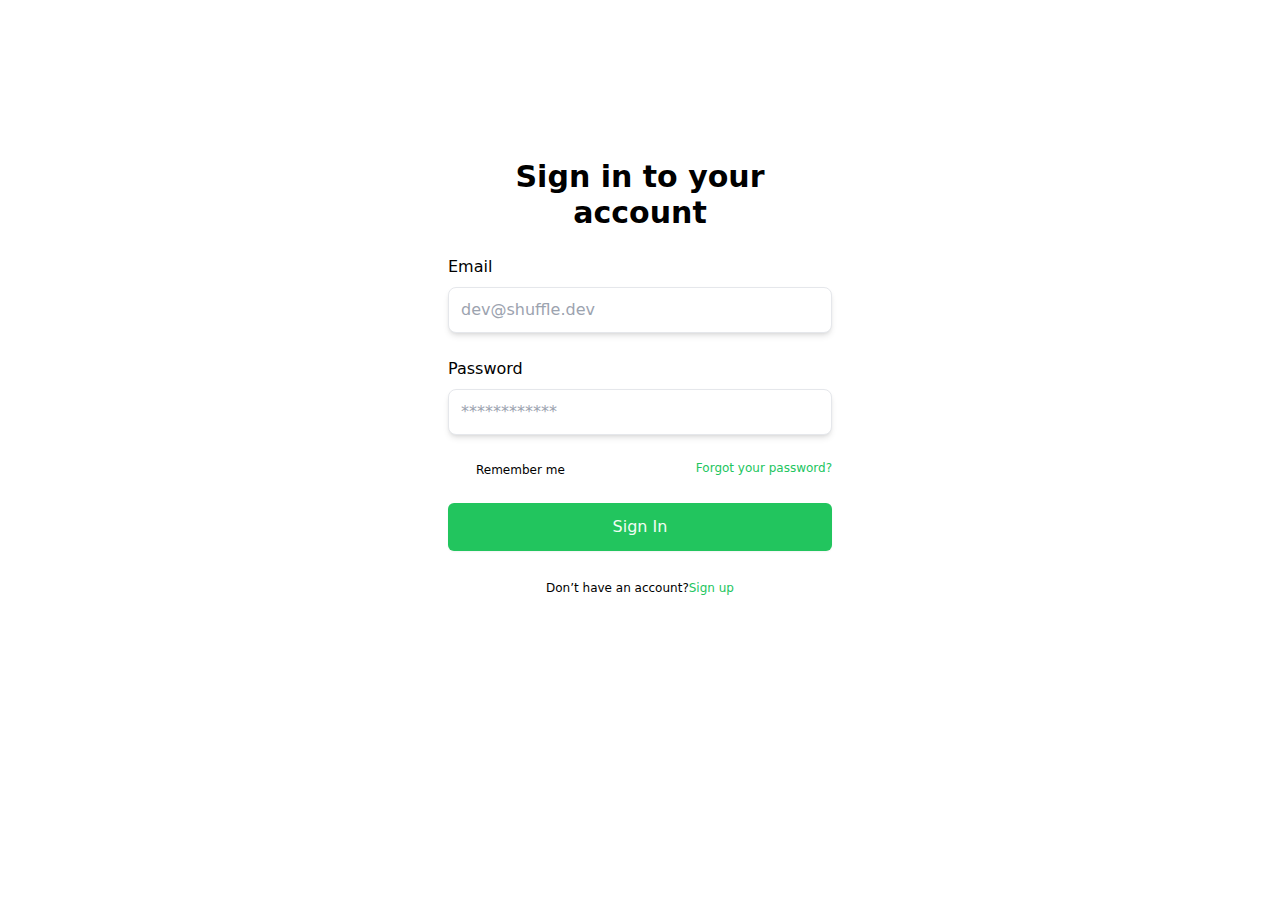
<file: login/index.html>
<!DOCTYPE html>
<html >
<head><meta charset="utf-8">
<meta name="viewport" content="width=device-width, initial-scale=1">
<link rel="preload" as="fetch" crossorigin="anonymous" href="/login/_payload.json">
<style>/*! tailwindcss v3.3.5 | MIT License | https://tailwindcss.com*/*,:after,:before{border:0 solid #e5e7eb;box-sizing:border-box}:after,:before{--tw-content:""}html{-webkit-text-size-adjust:100%;font-feature-settings:normal;font-family:ui-sans-serif,system-ui,-apple-system,BlinkMacSystemFont,Segoe UI,Roboto,Helvetica Neue,Arial,Noto Sans,sans-serif,Apple Color Emoji,Segoe UI Emoji,Segoe UI Symbol,Noto Color Emoji;font-variation-settings:normal;line-height:1.5;tab-size:4}body{line-height:inherit;margin:0}hr{border-top-width:1px;color:inherit;height:0}abbr:where([title]){-webkit-text-decoration:underline dotted;text-decoration:underline dotted}h1,h2,h3,h4,h5,h6{font-size:inherit;font-weight:inherit}a{color:inherit;text-decoration:inherit}b,strong{font-weight:bolder}code,kbd,pre,samp{font-family:ui-monospace,SFMono-Regular,Menlo,Monaco,Consolas,Liberation Mono,Courier New,monospace;font-size:1em}small{font-size:80%}sub,sup{font-size:75%;line-height:0;position:relative;vertical-align:baseline}sub{bottom:-.25em}sup{top:-.5em}table{border-collapse:collapse;border-color:inherit;text-indent:0}button,input,optgroup,select,textarea{font-feature-settings:inherit;color:inherit;font-family:inherit;font-size:100%;font-variation-settings:inherit;font-weight:inherit;line-height:inherit;margin:0;padding:0}button,select{text-transform:none}[type=button],[type=reset],[type=submit],button{-webkit-appearance:button;background-color:transparent;background-image:none}:-moz-focusring{outline:auto}:-moz-ui-invalid{box-shadow:none}progress{vertical-align:baseline}::-webkit-inner-spin-button,::-webkit-outer-spin-button{height:auto}[type=search]{-webkit-appearance:textfield;outline-offset:-2px}::-webkit-search-decoration{-webkit-appearance:none}::-webkit-file-upload-button{-webkit-appearance:button;font:inherit}summary{display:list-item}blockquote,dd,dl,figure,h1,h2,h3,h4,h5,h6,hr,p,pre{margin:0}fieldset{margin:0}fieldset,legend{padding:0}menu,ol,ul{list-style:none;margin:0;padding:0}dialog{padding:0}textarea{resize:vertical}input::placeholder,textarea::placeholder{color:#9ca3af;opacity:1}[role=button],button{cursor:pointer}:disabled{cursor:default}audio,canvas,embed,iframe,img,object,svg,video{display:block;vertical-align:middle}img,video{height:auto;max-width:100%}[hidden]{display:none}*,:after,:before{--tw-border-spacing-x:0;--tw-border-spacing-y:0;--tw-translate-x:0;--tw-translate-y:0;--tw-rotate:0;--tw-skew-x:0;--tw-skew-y:0;--tw-scale-x:1;--tw-scale-y:1;--tw-pan-x: ;--tw-pan-y: ;--tw-pinch-zoom: ;--tw-scroll-snap-strictness:proximity;--tw-gradient-from-position: ;--tw-gradient-via-position: ;--tw-gradient-to-position: ;--tw-ordinal: ;--tw-slashed-zero: ;--tw-numeric-figure: ;--tw-numeric-spacing: ;--tw-numeric-fraction: ;--tw-ring-inset: ;--tw-ring-offset-width:0px;--tw-ring-offset-color:#fff;--tw-ring-color:rgba(59,130,246,.5);--tw-ring-offset-shadow:0 0 #0000;--tw-ring-shadow:0 0 #0000;--tw-shadow:0 0 #0000;--tw-shadow-colored:0 0 #0000;--tw-blur: ;--tw-brightness: ;--tw-contrast: ;--tw-grayscale: ;--tw-hue-rotate: ;--tw-invert: ;--tw-saturate: ;--tw-sepia: ;--tw-drop-shadow: ;--tw-backdrop-blur: ;--tw-backdrop-brightness: ;--tw-backdrop-contrast: ;--tw-backdrop-grayscale: ;--tw-backdrop-hue-rotate: ;--tw-backdrop-invert: ;--tw-backdrop-opacity: ;--tw-backdrop-saturate: ;--tw-backdrop-sepia: }::backdrop{--tw-border-spacing-x:0;--tw-border-spacing-y:0;--tw-translate-x:0;--tw-translate-y:0;--tw-rotate:0;--tw-skew-x:0;--tw-skew-y:0;--tw-scale-x:1;--tw-scale-y:1;--tw-pan-x: ;--tw-pan-y: ;--tw-pinch-zoom: ;--tw-scroll-snap-strictness:proximity;--tw-gradient-from-position: ;--tw-gradient-via-position: ;--tw-gradient-to-position: ;--tw-ordinal: ;--tw-slashed-zero: ;--tw-numeric-figure: ;--tw-numeric-spacing: ;--tw-numeric-fraction: ;--tw-ring-inset: ;--tw-ring-offset-width:0px;--tw-ring-offset-color:#fff;--tw-ring-color:rgba(59,130,246,.5);--tw-ring-offset-shadow:0 0 #0000;--tw-ring-shadow:0 0 #0000;--tw-shadow:0 0 #0000;--tw-shadow-colored:0 0 #0000;--tw-blur: ;--tw-brightness: ;--tw-contrast: ;--tw-grayscale: ;--tw-hue-rotate: ;--tw-invert: ;--tw-saturate: ;--tw-sepia: ;--tw-drop-shadow: ;--tw-backdrop-blur: ;--tw-backdrop-brightness: ;--tw-backdrop-contrast: ;--tw-backdrop-grayscale: ;--tw-backdrop-hue-rotate: ;--tw-backdrop-invert: ;--tw-backdrop-opacity: ;--tw-backdrop-saturate: ;--tw-backdrop-sepia: }.\!container{width:100%!important}.container{width:100%}@media (min-width:640px){.\!container{max-width:640px!important}.container{max-width:640px}}@media (min-width:768px){.\!container{max-width:768px!important}.container{max-width:768px}}@media (min-width:1024px){.\!container{max-width:1024px!important}.container{max-width:1024px}}@media (min-width:1280px){.\!container{max-width:1280px!important}.container{max-width:1280px}}@media (min-width:1536px){.\!container{max-width:1536px!important}.container{max-width:1536px}}.sr-only{clip:rect(0,0,0,0);border-width:0;height:1px;margin:-1px;overflow:hidden;padding:0;position:absolute;white-space:nowrap;width:1px}.visible{visibility:visible}.collapse{visibility:collapse}.static{position:static}.fixed{position:fixed}.absolute{position:absolute}.relative{position:relative}.sticky{position:sticky}.inset-0{inset:0}.-bottom-8{bottom:-2rem}.-left-14{left:-3.5rem}.-left-4{left:-1rem}.-right-7{right:-1.75rem}.-top-12{top:-3rem}.bottom-0{bottom:0}.left-0{left:0}.right-0{right:0}.right-3{right:.75rem}.right-4{right:1rem}.top-0{top:0}.top-1\/2{top:50%}.top-40{top:10rem}.top-5{top:1.25rem}.z-10{z-index:10}.z-50{z-index:50}.-m-2{margin:-.5rem}.-m-3{margin:-.75rem}.-m-6{margin:-1.5rem}.m-auto{margin:auto}.-mx-3{margin-left:-.75rem;margin-right:-.75rem}.-mx-4{margin-left:-1rem;margin-right:-1rem}.-mx-5{margin-left:-1.25rem;margin-right:-1.25rem}.mx-auto{margin-left:auto;margin-right:auto}.my-2{margin-bottom:.5rem;margin-top:.5rem}.my-4{margin-bottom:1rem;margin-top:1rem}.mb-10{margin-bottom:2.5rem}.mb-12{margin-bottom:3rem}.mb-16{margin-bottom:4rem}.mb-2{margin-bottom:.5rem}.mb-3{margin-bottom:.75rem}.mb-4{margin-bottom:1rem}.mb-6{margin-bottom:1.5rem}.mb-7{margin-bottom:1.75rem}.mb-8{margin-bottom:2rem}.ml-7{margin-left:1.75rem}.ml-auto{margin-left:auto}.mr-12{margin-right:3rem}.mr-2{margin-right:.5rem}.mr-3{margin-right:.75rem}.mr-6{margin-right:1.5rem}.mt-1{margin-top:.25rem}.mt-28{margin-top:7rem}.block{display:block}.inline-block{display:inline-block}.inline{display:inline}.flex{display:flex}.inline-flex{display:inline-flex}.table{display:table}.grid{display:grid}.contents{display:contents}.hidden{display:none}.h-10{height:2.5rem}.h-11{height:2.75rem}.h-16{height:4rem}.h-20{height:5rem}.h-32{height:8rem}.h-60{height:15rem}.h-72{height:18rem}.h-8{height:2rem}.h-full{height:100%}.h-screen{height:100vh}.min-h-full{min-height:100%}.w-1\/2{width:50%}.w-1\/5{width:20%}.w-10{width:2.5rem}.w-16{width:4rem}.w-20{width:5rem}.w-28{width:7rem}.w-4\/6{width:66.666667%}.w-64{width:16rem}.w-8{width:2rem}.w-9\/12{width:75%}.w-auto{width:auto}.w-full{width:100%}.min-w-full{min-width:100%}.max-w-max{max-width:max-content}.max-w-md{max-width:28rem}.max-w-sm{max-width:24rem}.max-w-xs{max-width:20rem}.flex-1{flex:1 1 0%}.-translate-y-1\/2{--tw-translate-y:-50%;transform:translate(var(--tw-translate-x),-50%) rotate(var(--tw-rotate)) skewX(var(--tw-skew-x)) skewY(var(--tw-skew-y)) scaleX(var(--tw-scale-x)) scaleY(var(--tw-scale-y))}.-translate-y-1\/2,.transform{transform:translate(var(--tw-translate-x),var(--tw-translate-y)) rotate(var(--tw-rotate)) skewX(var(--tw-skew-x)) skewY(var(--tw-skew-y)) scaleX(var(--tw-scale-x)) scaleY(var(--tw-scale-y))}@keyframes spin{to{transform:rotate(1turn)}}.animate-spin{animation:spin 1s linear infinite}.resize{resize:both}.appearance-none{-webkit-appearance:none;appearance:none}.flex-col{flex-direction:column}.flex-wrap{flex-wrap:wrap}.place-items-center{place-items:center}.items-center{align-items:center}.justify-end{justify-content:flex-end}.justify-center{justify-content:center}.justify-between{justify-content:space-between}.space-x-2>:not([hidden])~:not([hidden]){--tw-space-x-reverse:0;margin-left:.5rem;margin-left:calc(.5rem*(1 - var(--tw-space-x-reverse)));margin-right:0;margin-right:calc(.5rem*var(--tw-space-x-reverse))}.space-x-4>:not([hidden])~:not([hidden]){--tw-space-x-reverse:0;margin-left:1rem;margin-left:calc(1rem*(1 - var(--tw-space-x-reverse)));margin-right:0;margin-right:calc(1rem*var(--tw-space-x-reverse))}.space-x-6>:not([hidden])~:not([hidden]){--tw-space-x-reverse:0;margin-left:1.5rem;margin-left:calc(1.5rem*(1 - var(--tw-space-x-reverse)));margin-right:0;margin-right:calc(1.5rem*var(--tw-space-x-reverse))}.space-y-2>:not([hidden])~:not([hidden]){--tw-space-y-reverse:0;margin-bottom:0;margin-bottom:calc(.5rem*var(--tw-space-y-reverse));margin-top:.5rem;margin-top:calc(.5rem*(1 - var(--tw-space-y-reverse)))}.divide-y>:not([hidden])~:not([hidden]){--tw-divide-y-reverse:0;border-bottom-width:0;border-bottom-width:calc(1px*var(--tw-divide-y-reverse));border-top-width:1px;border-top-width:calc(1px*(1 - var(--tw-divide-y-reverse)))}.divide-green-500>:not([hidden])~:not([hidden]){--tw-divide-opacity:1;border-color:#22c55e;border-color:rgb(34 197 94/var(--tw-divide-opacity))}.self-center{align-self:center}.overflow-hidden{overflow:hidden}.overflow-x-auto{overflow-x:auto}.overflow-y-auto{overflow-y:auto}.whitespace-nowrap{white-space:nowrap}.rounded{border-radius:.25rem}.rounded-full{border-radius:9999px}.rounded-lg{border-radius:.5rem}.rounded-md{border-radius:.375rem}.rounded-l-md{border-bottom-left-radius:.375rem;border-top-left-radius:.375rem}.rounded-r-md{border-bottom-right-radius:.375rem;border-top-right-radius:.375rem}.border{border-width:1px}.border-b{border-bottom-width:1px}.border-b-2{border-bottom-width:2px}.border-r{border-right-width:1px}.border-black{--tw-border-opacity:1;border-color:#000;border-color:rgb(0 0 0/var(--tw-border-opacity))}.border-blue-500{--tw-border-opacity:1;border-color:#3b82f6;border-color:rgb(59 130 246/var(--tw-border-opacity))}.border-gray-100{--tw-border-opacity:1;border-color:#f3f4f6;border-color:rgb(243 244 246/var(--tw-border-opacity))}.border-green-500{--tw-border-opacity:1;border-color:#22c55e;border-color:rgb(34 197 94/var(--tw-border-opacity))}.bg-black{--tw-bg-opacity:1;background-color:#000;background-color:rgb(0 0 0/var(--tw-bg-opacity))}.bg-gray-100{--tw-bg-opacity:1;background-color:#f3f4f6;background-color:rgb(243 244 246/var(--tw-bg-opacity))}.bg-green-100{--tw-bg-opacity:1;background-color:#dcfce7;background-color:rgb(220 252 231/var(--tw-bg-opacity))}.bg-green-500{--tw-bg-opacity:1;background-color:#22c55e;background-color:rgb(34 197 94/var(--tw-bg-opacity))}.bg-transparent{background-color:transparent}.bg-white{--tw-bg-opacity:1;background-color:#fff;background-color:rgb(255 255 255/var(--tw-bg-opacity))}.bg-opacity-50{--tw-bg-opacity:0.5}.bg-opacity-80{--tw-bg-opacity:0.8}.fill-green-500{fill:#22c55e}.p-10{padding:2.5rem}.p-2{padding:.5rem}.p-3{padding:.75rem}.p-4{padding:1rem}.p-6{padding:1.5rem}.p-8{padding:2rem}.px-10{padding-left:2.5rem;padding-right:2.5rem}.px-2{padding-left:.5rem;padding-right:.5rem}.px-3{padding-left:.75rem;padding-right:.75rem}.px-4{padding-left:1rem;padding-right:1rem}.px-5{padding-left:1.25rem;padding-right:1.25rem}.px-6{padding-left:1.5rem;padding-right:1.5rem}.px-7{padding-left:1.75rem;padding-right:1.75rem}.px-8{padding-left:2rem;padding-right:2rem}.py-1{padding-bottom:.25rem;padding-top:.25rem}.py-12{padding-bottom:3rem;padding-top:3rem}.py-2{padding-bottom:.5rem;padding-top:.5rem}.py-20{padding-bottom:5rem;padding-top:5rem}.py-24{padding-bottom:6rem;padding-top:6rem}.py-3{padding-bottom:.75rem;padding-top:.75rem}.py-4{padding-bottom:1rem;padding-top:1rem}.py-5{padding-bottom:1.25rem;padding-top:1.25rem}.py-6{padding-bottom:1.5rem;padding-top:1.5rem}.py-8{padding-bottom:2rem;padding-top:2rem}.py-px{padding-bottom:1px;padding-top:1px}.pb-4{padding-bottom:1rem}.pb-8{padding-bottom:2rem}.pl-12{padding-left:3rem}.pt-4{padding-top:1rem}.pt-6{padding-top:1.5rem}.text-left{text-align:left}.text-center{text-align:center}.text-2xl{font-size:1.5rem;line-height:2rem}.text-3xl{font-size:1.875rem;line-height:2.25rem}.text-4xl{font-size:2.25rem;line-height:2.5rem}.text-5xl{font-size:3rem;line-height:1}.text-base{font-size:1rem;line-height:1.5rem}.text-lg{font-size:1.125rem;line-height:1.75rem}.text-sm{font-size:.875rem;line-height:1.25rem}.text-xl{font-size:1.25rem;line-height:1.75rem}.text-xs{font-size:.75rem;line-height:1rem}.font-bold{font-weight:700}.font-medium{font-weight:500}.font-semibold{font-weight:600}.font-thin{font-weight:100}.uppercase{text-transform:uppercase}.ordinal{--tw-ordinal:ordinal;font-variant-numeric:ordinal var(--tw-slashed-zero) var(--tw-numeric-figure) var(--tw-numeric-spacing) var(--tw-numeric-fraction);font-variant-numeric:var(--tw-ordinal) var(--tw-slashed-zero) var(--tw-numeric-figure) var(--tw-numeric-spacing) var(--tw-numeric-fraction)}.leading-4{line-height:1rem}.leading-5{line-height:1.25rem}.leading-6{line-height:1.5rem}.leading-tight{line-height:1.25}.tracking-tight{letter-spacing:-.025em}.tracking-tighter{letter-spacing:-.05em}.text-black{--tw-text-opacity:1;color:#000;color:rgb(0 0 0/var(--tw-text-opacity))}.text-blue-500{--tw-text-opacity:1;color:#3b82f6;color:rgb(59 130 246/var(--tw-text-opacity))}.text-green-50{--tw-text-opacity:1;color:#f0fdf4;color:rgb(240 253 244/var(--tw-text-opacity))}.text-green-500{--tw-text-opacity:1;color:#22c55e;color:rgb(34 197 94/var(--tw-text-opacity))}.text-red-500{--tw-text-opacity:1;color:#ef4444;color:rgb(239 68 68/var(--tw-text-opacity))}.text-white{--tw-text-opacity:1;color:#fff;color:rgb(255 255 255/var(--tw-text-opacity))}.opacity-60{opacity:.6}.shadow{--tw-shadow:0 1px 3px 0 rgba(0,0,0,.1),0 1px 2px -1px rgba(0,0,0,.1);--tw-shadow-colored:0 1px 3px 0 var(--tw-shadow-color),0 1px 2px -1px var(--tw-shadow-color);box-shadow:0 0 #0000,0 0 #0000,0 1px 3px 0 rgba(0,0,0,.1),0 1px 2px -1px rgba(0,0,0,.1);box-shadow:var(--tw-ring-offset-shadow,0 0 #0000),var(--tw-ring-shadow,0 0 #0000),var(--tw-shadow)}.shadow-lg{--tw-shadow:0 10px 15px -3px rgba(0,0,0,.1),0 4px 6px -4px rgba(0,0,0,.1);--tw-shadow-colored:0 10px 15px -3px var(--tw-shadow-color),0 4px 6px -4px var(--tw-shadow-color);box-shadow:0 0 #0000,0 0 #0000,0 10px 15px -3px rgba(0,0,0,.1),0 4px 6px -4px rgba(0,0,0,.1);box-shadow:var(--tw-ring-offset-shadow,0 0 #0000),var(--tw-ring-shadow,0 0 #0000),var(--tw-shadow)}.shadow-md{--tw-shadow:0 4px 6px -1px rgba(0,0,0,.1),0 2px 4px -2px rgba(0,0,0,.1);--tw-shadow-colored:0 4px 6px -1px var(--tw-shadow-color),0 2px 4px -2px var(--tw-shadow-color);box-shadow:0 0 #0000,0 0 #0000,0 4px 6px -1px rgba(0,0,0,.1),0 2px 4px -2px rgba(0,0,0,.1);box-shadow:var(--tw-ring-offset-shadow,0 0 #0000),var(--tw-ring-shadow,0 0 #0000),var(--tw-shadow)}.shadow-sm{--tw-shadow:0 1px 2px 0 rgba(0,0,0,.05);--tw-shadow-colored:0 1px 2px 0 var(--tw-shadow-color);box-shadow:0 0 #0000,0 0 #0000,0 1px 2px 0 rgba(0,0,0,.05);box-shadow:var(--tw-ring-offset-shadow,0 0 #0000),var(--tw-ring-shadow,0 0 #0000),var(--tw-shadow)}.shadow-black{--tw-shadow-color:#000;--tw-shadow:var(--tw-shadow-colored)}.shadow-green-300{--tw-shadow-color:#86efac;--tw-shadow:var(--tw-shadow-colored)}.outline-none{outline:2px solid transparent;outline-offset:2px}.blur{--tw-blur:blur(8px);filter:blur(8px) var(--tw-brightness) var(--tw-contrast) var(--tw-grayscale) var(--tw-hue-rotate) var(--tw-invert) var(--tw-saturate) var(--tw-sepia) var(--tw-drop-shadow);filter:var(--tw-blur) var(--tw-brightness) var(--tw-contrast) var(--tw-grayscale) var(--tw-hue-rotate) var(--tw-invert) var(--tw-saturate) var(--tw-sepia) var(--tw-drop-shadow)}.\!filter{filter:var(--tw-blur) var(--tw-brightness) var(--tw-contrast) var(--tw-grayscale) var(--tw-hue-rotate) var(--tw-invert) var(--tw-saturate) var(--tw-sepia) var(--tw-drop-shadow)!important}.filter{filter:var(--tw-blur) var(--tw-brightness) var(--tw-contrast) var(--tw-grayscale) var(--tw-hue-rotate) var(--tw-invert) var(--tw-saturate) var(--tw-sepia) var(--tw-drop-shadow)}.transition{transition-duration:.15s;transition-property:color,background-color,border-color,text-decoration-color,fill,stroke,opacity,box-shadow,transform,filter,-webkit-backdrop-filter;transition-property:color,background-color,border-color,text-decoration-color,fill,stroke,opacity,box-shadow,transform,filter,backdrop-filter;transition-property:color,background-color,border-color,text-decoration-color,fill,stroke,opacity,box-shadow,transform,filter,backdrop-filter,-webkit-backdrop-filter;transition-timing-function:cubic-bezier(.4,0,.2,1)}.duration-200{transition-duration:.2s}.ease-in{transition-timing-function:cubic-bezier(.4,0,1,1)}.ease-out{transition-timing-function:cubic-bezier(0,0,.2,1)}.hover\:border-green-500:hover{--tw-border-opacity:1;border-color:#22c55e;border-color:rgb(34 197 94/var(--tw-border-opacity))}.hover\:bg-green-600:hover{--tw-bg-opacity:1;background-color:#16a34a;background-color:rgb(22 163 74/var(--tw-bg-opacity))}.hover\:bg-white:hover{--tw-bg-opacity:1;background-color:#fff;background-color:rgb(255 255 255/var(--tw-bg-opacity))}.hover\:text-green-500:hover{--tw-text-opacity:1;color:#22c55e;color:rgb(34 197 94/var(--tw-text-opacity))}.hover\:text-green-600:hover{--tw-text-opacity:1;color:#16a34a;color:rgb(22 163 74/var(--tw-text-opacity))}.hover\:underline:hover{text-decoration-line:underline}.hover\:opacity-80:hover{opacity:.8}.hover\:shadow-xl:hover{--tw-shadow:0 20px 25px -5px rgba(0,0,0,.1),0 8px 10px -6px rgba(0,0,0,.1);--tw-shadow-colored:0 20px 25px -5px var(--tw-shadow-color),0 8px 10px -6px var(--tw-shadow-color);box-shadow:0 0 #0000,0 0 #0000,0 20px 25px -5px rgba(0,0,0,.1),0 8px 10px -6px rgba(0,0,0,.1);box-shadow:var(--tw-ring-offset-shadow,0 0 #0000),var(--tw-ring-shadow,0 0 #0000),var(--tw-shadow)}.focus\:border-green-500:focus{--tw-border-opacity:1;border-color:#22c55e;border-color:rgb(34 197 94/var(--tw-border-opacity))}.focus\:outline-none:focus{outline:2px solid transparent;outline-offset:2px}.focus\:ring-2:focus{--tw-ring-offset-shadow:var(--tw-ring-inset) 0 0 0 var(--tw-ring-offset-width) var(--tw-ring-offset-color);--tw-ring-shadow:var(--tw-ring-inset) 0 0 0 calc(2px + var(--tw-ring-offset-width)) var(--tw-ring-color);box-shadow:var(--tw-ring-inset) 0 0 0 var(--tw-ring-offset-width) var(--tw-ring-offset-color),var(--tw-ring-inset) 0 0 0 calc(2px + var(--tw-ring-offset-width)) var(--tw-ring-color),0 0 #0000;box-shadow:var(--tw-ring-offset-shadow),var(--tw-ring-shadow),var(--tw-shadow,0 0 #0000)}.focus\:ring-green-500:focus{--tw-ring-opacity:1;--tw-ring-color:rgb(34 197 94/var(--tw-ring-opacity))}.focus\:ring-opacity-50:focus{--tw-ring-opacity:0.5}@media (prefers-color-scheme:dark){.dark\:text-gray-600{--tw-text-opacity:1;color:#4b5563;color:rgb(75 85 99/var(--tw-text-opacity))}}@media (min-width:640px){.sm\:p-0{padding:0}}@media (min-width:768px){.md\:inset-0{inset:0}.md\:mb-0{margin-bottom:0}.md\:mr-0{margin-right:0}.md\:mr-4{margin-right:1rem}.md\:w-1\/2{width:50%}.md\:w-1\/3{width:33.333333%}.md\:w-1\/4{width:25%}.md\:w-2\/3{width:66.666667%}.md\:w-3\/4{width:75%}.md\:w-auto{width:auto}.md\:justify-end{justify-content:flex-end}.md\:px-6{padding-left:1.5rem;padding-right:1.5rem}.md\:py-0{padding-bottom:0;padding-top:0}.md\:py-2{padding-bottom:.5rem;padding-top:.5rem}.md\:py-28{padding-bottom:7rem;padding-top:7rem}.md\:py-32{padding-top:8rem}.md\:pb-32,.md\:py-32{padding-bottom:8rem}.md\:text-2xl{font-size:1.5rem;line-height:2rem}.md\:text-3xl{font-size:1.875rem;line-height:2.25rem}.md\:text-4xl{font-size:2.25rem;line-height:2.5rem}.md\:text-5xl{font-size:3rem;line-height:1}.md\:text-lg{font-size:1.125rem;line-height:1.75rem}.md\:text-xl{font-size:1.25rem;line-height:1.75rem}}@media (min-width:1024px){.lg\:left-1\/3{left:33.333333%}.lg\:-mx-6{margin-left:-1.5rem;margin-right:-1.5rem}.lg\:mb-0{margin-bottom:0}.lg\:flex{display:flex}.lg\:w-1\/2{width:50%}.lg\:w-1\/3{width:33.333333%}.lg\:w-auto{width:auto}.lg\:flex-1{flex:1 1 0%}.lg\:items-center{align-items:center}.lg\:text-6xl{font-size:3.75rem;line-height:1}}@media (min-width:1280px){.xl\:top-4{top:1rem}.xl\:ml-80{margin-left:20rem}.xl\:block{display:block}.xl\:flex{display:flex}.xl\:hidden{display:none}.xl\:w-1\/3{width:33.333333%}.xl\:w-1\/4{width:25%}.xl\:items-center{align-items:center}.xl\:justify-center{justify-content:center}}</style>
<link rel="modulepreload" as="script" crossorigin href="/_nuxt/entry.d073ee5d.js">
<link rel="modulepreload" as="script" crossorigin href="/_nuxt/default.7e65f318.js">
<link rel="modulepreload" as="script" crossorigin href="/_nuxt/login.ea66adca.js">
<link rel="prefetch" as="script" crossorigin href="/_nuxt/dashboard.de1fc1c4.js">
<link rel="prefetch" as="script" crossorigin href="/_nuxt/nuxt-link.e5d570f8.js">
<link rel="prefetch" as="script" crossorigin href="/_nuxt/error-404.03dde285.js">
<link rel="prefetch" as="script" crossorigin href="/_nuxt/vue.f36acd1f.ad6a3274.js">
<link rel="prefetch" as="script" crossorigin href="/_nuxt/error-500.1fe05a7f.js">
<script type="module" src="/_nuxt/entry.d073ee5d.js" crossorigin></script></head>
<body ><div id="__nuxt"><div><!--[--><div><section class="py-24 md:py-32 bg-white"><div class="container px-4 mx-auto"><div class="max-w-sm mx-auto"><div class="mb-6 text-center"><a class="inline-block mb-6" href="#"></a><h3 class="mb-4 text-2xl md:text-3xl font-bold">Sign in to your account</h3></div><form action=""><div class="mb-6"><label class="block mb-2 text-coolGray-800 font-medium" for="">Email</label><input class="appearance-none block w-full p-3 leading-5 text-coolGray-900 border border-coolGray-200 rounded-lg shadow-md placeholder-coolGray-400 focus:outline-none focus:ring-2 focus:ring-green-500 focus:ring-opacity-50" type="email" placeholder="dev@shuffle.dev"></div><div class="mb-4"><label class="block mb-2 text-coolGray-800 font-medium" for="">Password</label><input class="appearance-none block w-full p-3 leading-5 text-coolGray-900 border border-coolGray-200 rounded-lg shadow-md placeholder-coolGray-400 focus:outline-none focus:ring-2 focus:ring-green-500 focus:ring-opacity-50" type="password" placeholder="************"></div><div class="flex flex-wrap items-center justify-between mb-6"><div class="w-full md:w-1/2"><label class="relative inline-flex items-center"><input class="form-checkbox appearance-none" type="checkbox"><span class="ml-7 text-xs text-coolGray-800 font-medium">Remember me</span></label></div><div class="w-full md:w-auto mt-1"><a class="inline-block text-xs font-medium text-green-500 hover:text-green-600" href="#">Forgot your password?</a></div></div><a class="inline-block py-3 px-7 mb-6 w-full text-base text-green-50 font-medium text-center leading-6 bg-green-500 hover:bg-green-600 focus:ring-2 focus:ring-green-500 focus:ring-opacity-50 rounded-md shadow-sm" href="#">Sign In</a><p class="text-center"><span class="text-xs font-medium">Don’t have an account?</span><a class="inline-block text-xs font-medium text-green-500 hover:text-green-600 hover:underline" href="#">Sign up</a></p></form></div></div></section></div><!--]--></div></div><script type="application/json" id="__NUXT_DATA__" data-ssr="true" data-src="/login/_payload.json">[{"state":1,"_errors":3,"serverRendered":5,"path":6,"prerenderedAt":7},["Reactive",2],{},["Reactive",4],{},true,"/login",1700477177760]</script>
<script>window.__NUXT__={};window.__NUXT__.config={public:{},app:{baseURL:"/",buildAssetsDir:"/_nuxt/",cdnURL:""}}</script></body>
</html>
</file>
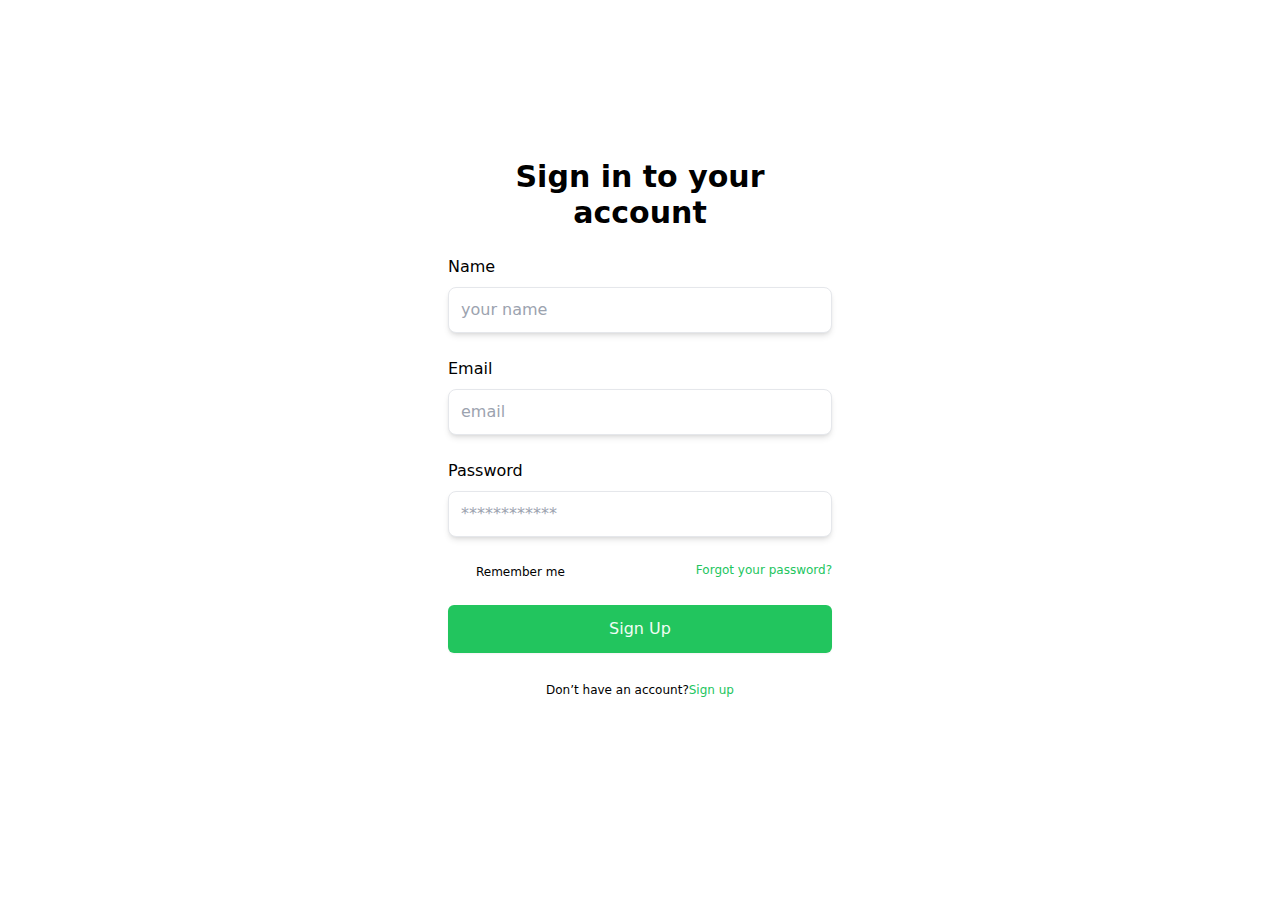
<file: signup/index.html>
<!DOCTYPE html>
<html >
<head><meta charset="utf-8">
<meta name="viewport" content="width=device-width, initial-scale=1">
<link rel="preload" as="fetch" crossorigin="anonymous" href="/signup/_payload.json">
<style>/*! tailwindcss v3.3.5 | MIT License | https://tailwindcss.com*/*,:after,:before{border:0 solid #e5e7eb;box-sizing:border-box}:after,:before{--tw-content:""}html{-webkit-text-size-adjust:100%;font-feature-settings:normal;font-family:ui-sans-serif,system-ui,-apple-system,BlinkMacSystemFont,Segoe UI,Roboto,Helvetica Neue,Arial,Noto Sans,sans-serif,Apple Color Emoji,Segoe UI Emoji,Segoe UI Symbol,Noto Color Emoji;font-variation-settings:normal;line-height:1.5;tab-size:4}body{line-height:inherit;margin:0}hr{border-top-width:1px;color:inherit;height:0}abbr:where([title]){-webkit-text-decoration:underline dotted;text-decoration:underline dotted}h1,h2,h3,h4,h5,h6{font-size:inherit;font-weight:inherit}a{color:inherit;text-decoration:inherit}b,strong{font-weight:bolder}code,kbd,pre,samp{font-family:ui-monospace,SFMono-Regular,Menlo,Monaco,Consolas,Liberation Mono,Courier New,monospace;font-size:1em}small{font-size:80%}sub,sup{font-size:75%;line-height:0;position:relative;vertical-align:baseline}sub{bottom:-.25em}sup{top:-.5em}table{border-collapse:collapse;border-color:inherit;text-indent:0}button,input,optgroup,select,textarea{font-feature-settings:inherit;color:inherit;font-family:inherit;font-size:100%;font-variation-settings:inherit;font-weight:inherit;line-height:inherit;margin:0;padding:0}button,select{text-transform:none}[type=button],[type=reset],[type=submit],button{-webkit-appearance:button;background-color:transparent;background-image:none}:-moz-focusring{outline:auto}:-moz-ui-invalid{box-shadow:none}progress{vertical-align:baseline}::-webkit-inner-spin-button,::-webkit-outer-spin-button{height:auto}[type=search]{-webkit-appearance:textfield;outline-offset:-2px}::-webkit-search-decoration{-webkit-appearance:none}::-webkit-file-upload-button{-webkit-appearance:button;font:inherit}summary{display:list-item}blockquote,dd,dl,figure,h1,h2,h3,h4,h5,h6,hr,p,pre{margin:0}fieldset{margin:0}fieldset,legend{padding:0}menu,ol,ul{list-style:none;margin:0;padding:0}dialog{padding:0}textarea{resize:vertical}input::placeholder,textarea::placeholder{color:#9ca3af;opacity:1}[role=button],button{cursor:pointer}:disabled{cursor:default}audio,canvas,embed,iframe,img,object,svg,video{display:block;vertical-align:middle}img,video{height:auto;max-width:100%}[hidden]{display:none}*,:after,:before{--tw-border-spacing-x:0;--tw-border-spacing-y:0;--tw-translate-x:0;--tw-translate-y:0;--tw-rotate:0;--tw-skew-x:0;--tw-skew-y:0;--tw-scale-x:1;--tw-scale-y:1;--tw-pan-x: ;--tw-pan-y: ;--tw-pinch-zoom: ;--tw-scroll-snap-strictness:proximity;--tw-gradient-from-position: ;--tw-gradient-via-position: ;--tw-gradient-to-position: ;--tw-ordinal: ;--tw-slashed-zero: ;--tw-numeric-figure: ;--tw-numeric-spacing: ;--tw-numeric-fraction: ;--tw-ring-inset: ;--tw-ring-offset-width:0px;--tw-ring-offset-color:#fff;--tw-ring-color:rgba(59,130,246,.5);--tw-ring-offset-shadow:0 0 #0000;--tw-ring-shadow:0 0 #0000;--tw-shadow:0 0 #0000;--tw-shadow-colored:0 0 #0000;--tw-blur: ;--tw-brightness: ;--tw-contrast: ;--tw-grayscale: ;--tw-hue-rotate: ;--tw-invert: ;--tw-saturate: ;--tw-sepia: ;--tw-drop-shadow: ;--tw-backdrop-blur: ;--tw-backdrop-brightness: ;--tw-backdrop-contrast: ;--tw-backdrop-grayscale: ;--tw-backdrop-hue-rotate: ;--tw-backdrop-invert: ;--tw-backdrop-opacity: ;--tw-backdrop-saturate: ;--tw-backdrop-sepia: }::backdrop{--tw-border-spacing-x:0;--tw-border-spacing-y:0;--tw-translate-x:0;--tw-translate-y:0;--tw-rotate:0;--tw-skew-x:0;--tw-skew-y:0;--tw-scale-x:1;--tw-scale-y:1;--tw-pan-x: ;--tw-pan-y: ;--tw-pinch-zoom: ;--tw-scroll-snap-strictness:proximity;--tw-gradient-from-position: ;--tw-gradient-via-position: ;--tw-gradient-to-position: ;--tw-ordinal: ;--tw-slashed-zero: ;--tw-numeric-figure: ;--tw-numeric-spacing: ;--tw-numeric-fraction: ;--tw-ring-inset: ;--tw-ring-offset-width:0px;--tw-ring-offset-color:#fff;--tw-ring-color:rgba(59,130,246,.5);--tw-ring-offset-shadow:0 0 #0000;--tw-ring-shadow:0 0 #0000;--tw-shadow:0 0 #0000;--tw-shadow-colored:0 0 #0000;--tw-blur: ;--tw-brightness: ;--tw-contrast: ;--tw-grayscale: ;--tw-hue-rotate: ;--tw-invert: ;--tw-saturate: ;--tw-sepia: ;--tw-drop-shadow: ;--tw-backdrop-blur: ;--tw-backdrop-brightness: ;--tw-backdrop-contrast: ;--tw-backdrop-grayscale: ;--tw-backdrop-hue-rotate: ;--tw-backdrop-invert: ;--tw-backdrop-opacity: ;--tw-backdrop-saturate: ;--tw-backdrop-sepia: }.\!container{width:100%!important}.container{width:100%}@media (min-width:640px){.\!container{max-width:640px!important}.container{max-width:640px}}@media (min-width:768px){.\!container{max-width:768px!important}.container{max-width:768px}}@media (min-width:1024px){.\!container{max-width:1024px!important}.container{max-width:1024px}}@media (min-width:1280px){.\!container{max-width:1280px!important}.container{max-width:1280px}}@media (min-width:1536px){.\!container{max-width:1536px!important}.container{max-width:1536px}}.sr-only{clip:rect(0,0,0,0);border-width:0;height:1px;margin:-1px;overflow:hidden;padding:0;position:absolute;white-space:nowrap;width:1px}.visible{visibility:visible}.collapse{visibility:collapse}.static{position:static}.fixed{position:fixed}.absolute{position:absolute}.relative{position:relative}.sticky{position:sticky}.inset-0{inset:0}.-bottom-8{bottom:-2rem}.-left-14{left:-3.5rem}.-left-4{left:-1rem}.-right-7{right:-1.75rem}.-top-12{top:-3rem}.bottom-0{bottom:0}.left-0{left:0}.right-0{right:0}.right-3{right:.75rem}.right-4{right:1rem}.top-0{top:0}.top-1\/2{top:50%}.top-40{top:10rem}.top-5{top:1.25rem}.z-10{z-index:10}.z-50{z-index:50}.-m-2{margin:-.5rem}.-m-3{margin:-.75rem}.-m-6{margin:-1.5rem}.m-auto{margin:auto}.-mx-3{margin-left:-.75rem;margin-right:-.75rem}.-mx-4{margin-left:-1rem;margin-right:-1rem}.-mx-5{margin-left:-1.25rem;margin-right:-1.25rem}.mx-auto{margin-left:auto;margin-right:auto}.my-2{margin-bottom:.5rem;margin-top:.5rem}.my-4{margin-bottom:1rem;margin-top:1rem}.mb-10{margin-bottom:2.5rem}.mb-12{margin-bottom:3rem}.mb-16{margin-bottom:4rem}.mb-2{margin-bottom:.5rem}.mb-3{margin-bottom:.75rem}.mb-4{margin-bottom:1rem}.mb-6{margin-bottom:1.5rem}.mb-7{margin-bottom:1.75rem}.mb-8{margin-bottom:2rem}.ml-7{margin-left:1.75rem}.ml-auto{margin-left:auto}.mr-12{margin-right:3rem}.mr-2{margin-right:.5rem}.mr-3{margin-right:.75rem}.mr-6{margin-right:1.5rem}.mt-1{margin-top:.25rem}.mt-28{margin-top:7rem}.block{display:block}.inline-block{display:inline-block}.inline{display:inline}.flex{display:flex}.inline-flex{display:inline-flex}.table{display:table}.grid{display:grid}.contents{display:contents}.hidden{display:none}.h-10{height:2.5rem}.h-11{height:2.75rem}.h-16{height:4rem}.h-20{height:5rem}.h-32{height:8rem}.h-60{height:15rem}.h-72{height:18rem}.h-8{height:2rem}.h-full{height:100%}.h-screen{height:100vh}.min-h-full{min-height:100%}.w-1\/2{width:50%}.w-1\/5{width:20%}.w-10{width:2.5rem}.w-16{width:4rem}.w-20{width:5rem}.w-28{width:7rem}.w-4\/6{width:66.666667%}.w-64{width:16rem}.w-8{width:2rem}.w-9\/12{width:75%}.w-auto{width:auto}.w-full{width:100%}.min-w-full{min-width:100%}.max-w-max{max-width:max-content}.max-w-md{max-width:28rem}.max-w-sm{max-width:24rem}.max-w-xs{max-width:20rem}.flex-1{flex:1 1 0%}.-translate-y-1\/2{--tw-translate-y:-50%;transform:translate(var(--tw-translate-x),-50%) rotate(var(--tw-rotate)) skewX(var(--tw-skew-x)) skewY(var(--tw-skew-y)) scaleX(var(--tw-scale-x)) scaleY(var(--tw-scale-y))}.-translate-y-1\/2,.transform{transform:translate(var(--tw-translate-x),var(--tw-translate-y)) rotate(var(--tw-rotate)) skewX(var(--tw-skew-x)) skewY(var(--tw-skew-y)) scaleX(var(--tw-scale-x)) scaleY(var(--tw-scale-y))}@keyframes spin{to{transform:rotate(1turn)}}.animate-spin{animation:spin 1s linear infinite}.resize{resize:both}.appearance-none{-webkit-appearance:none;appearance:none}.flex-col{flex-direction:column}.flex-wrap{flex-wrap:wrap}.place-items-center{place-items:center}.items-center{align-items:center}.justify-end{justify-content:flex-end}.justify-center{justify-content:center}.justify-between{justify-content:space-between}.space-x-2>:not([hidden])~:not([hidden]){--tw-space-x-reverse:0;margin-left:.5rem;margin-left:calc(.5rem*(1 - var(--tw-space-x-reverse)));margin-right:0;margin-right:calc(.5rem*var(--tw-space-x-reverse))}.space-x-4>:not([hidden])~:not([hidden]){--tw-space-x-reverse:0;margin-left:1rem;margin-left:calc(1rem*(1 - var(--tw-space-x-reverse)));margin-right:0;margin-right:calc(1rem*var(--tw-space-x-reverse))}.space-x-6>:not([hidden])~:not([hidden]){--tw-space-x-reverse:0;margin-left:1.5rem;margin-left:calc(1.5rem*(1 - var(--tw-space-x-reverse)));margin-right:0;margin-right:calc(1.5rem*var(--tw-space-x-reverse))}.space-y-2>:not([hidden])~:not([hidden]){--tw-space-y-reverse:0;margin-bottom:0;margin-bottom:calc(.5rem*var(--tw-space-y-reverse));margin-top:.5rem;margin-top:calc(.5rem*(1 - var(--tw-space-y-reverse)))}.divide-y>:not([hidden])~:not([hidden]){--tw-divide-y-reverse:0;border-bottom-width:0;border-bottom-width:calc(1px*var(--tw-divide-y-reverse));border-top-width:1px;border-top-width:calc(1px*(1 - var(--tw-divide-y-reverse)))}.divide-green-500>:not([hidden])~:not([hidden]){--tw-divide-opacity:1;border-color:#22c55e;border-color:rgb(34 197 94/var(--tw-divide-opacity))}.self-center{align-self:center}.overflow-hidden{overflow:hidden}.overflow-x-auto{overflow-x:auto}.overflow-y-auto{overflow-y:auto}.whitespace-nowrap{white-space:nowrap}.rounded{border-radius:.25rem}.rounded-full{border-radius:9999px}.rounded-lg{border-radius:.5rem}.rounded-md{border-radius:.375rem}.rounded-l-md{border-bottom-left-radius:.375rem;border-top-left-radius:.375rem}.rounded-r-md{border-bottom-right-radius:.375rem;border-top-right-radius:.375rem}.border{border-width:1px}.border-b{border-bottom-width:1px}.border-b-2{border-bottom-width:2px}.border-r{border-right-width:1px}.border-black{--tw-border-opacity:1;border-color:#000;border-color:rgb(0 0 0/var(--tw-border-opacity))}.border-blue-500{--tw-border-opacity:1;border-color:#3b82f6;border-color:rgb(59 130 246/var(--tw-border-opacity))}.border-gray-100{--tw-border-opacity:1;border-color:#f3f4f6;border-color:rgb(243 244 246/var(--tw-border-opacity))}.border-green-500{--tw-border-opacity:1;border-color:#22c55e;border-color:rgb(34 197 94/var(--tw-border-opacity))}.bg-black{--tw-bg-opacity:1;background-color:#000;background-color:rgb(0 0 0/var(--tw-bg-opacity))}.bg-gray-100{--tw-bg-opacity:1;background-color:#f3f4f6;background-color:rgb(243 244 246/var(--tw-bg-opacity))}.bg-green-100{--tw-bg-opacity:1;background-color:#dcfce7;background-color:rgb(220 252 231/var(--tw-bg-opacity))}.bg-green-500{--tw-bg-opacity:1;background-color:#22c55e;background-color:rgb(34 197 94/var(--tw-bg-opacity))}.bg-transparent{background-color:transparent}.bg-white{--tw-bg-opacity:1;background-color:#fff;background-color:rgb(255 255 255/var(--tw-bg-opacity))}.bg-opacity-50{--tw-bg-opacity:0.5}.bg-opacity-80{--tw-bg-opacity:0.8}.fill-green-500{fill:#22c55e}.p-10{padding:2.5rem}.p-2{padding:.5rem}.p-3{padding:.75rem}.p-4{padding:1rem}.p-6{padding:1.5rem}.p-8{padding:2rem}.px-10{padding-left:2.5rem;padding-right:2.5rem}.px-2{padding-left:.5rem;padding-right:.5rem}.px-3{padding-left:.75rem;padding-right:.75rem}.px-4{padding-left:1rem;padding-right:1rem}.px-5{padding-left:1.25rem;padding-right:1.25rem}.px-6{padding-left:1.5rem;padding-right:1.5rem}.px-7{padding-left:1.75rem;padding-right:1.75rem}.px-8{padding-left:2rem;padding-right:2rem}.py-1{padding-bottom:.25rem;padding-top:.25rem}.py-12{padding-bottom:3rem;padding-top:3rem}.py-2{padding-bottom:.5rem;padding-top:.5rem}.py-20{padding-bottom:5rem;padding-top:5rem}.py-24{padding-bottom:6rem;padding-top:6rem}.py-3{padding-bottom:.75rem;padding-top:.75rem}.py-4{padding-bottom:1rem;padding-top:1rem}.py-5{padding-bottom:1.25rem;padding-top:1.25rem}.py-6{padding-bottom:1.5rem;padding-top:1.5rem}.py-8{padding-bottom:2rem;padding-top:2rem}.py-px{padding-bottom:1px;padding-top:1px}.pb-4{padding-bottom:1rem}.pb-8{padding-bottom:2rem}.pl-12{padding-left:3rem}.pt-4{padding-top:1rem}.pt-6{padding-top:1.5rem}.text-left{text-align:left}.text-center{text-align:center}.text-2xl{font-size:1.5rem;line-height:2rem}.text-3xl{font-size:1.875rem;line-height:2.25rem}.text-4xl{font-size:2.25rem;line-height:2.5rem}.text-5xl{font-size:3rem;line-height:1}.text-base{font-size:1rem;line-height:1.5rem}.text-lg{font-size:1.125rem;line-height:1.75rem}.text-sm{font-size:.875rem;line-height:1.25rem}.text-xl{font-size:1.25rem;line-height:1.75rem}.text-xs{font-size:.75rem;line-height:1rem}.font-bold{font-weight:700}.font-medium{font-weight:500}.font-semibold{font-weight:600}.font-thin{font-weight:100}.uppercase{text-transform:uppercase}.ordinal{--tw-ordinal:ordinal;font-variant-numeric:ordinal var(--tw-slashed-zero) var(--tw-numeric-figure) var(--tw-numeric-spacing) var(--tw-numeric-fraction);font-variant-numeric:var(--tw-ordinal) var(--tw-slashed-zero) var(--tw-numeric-figure) var(--tw-numeric-spacing) var(--tw-numeric-fraction)}.leading-4{line-height:1rem}.leading-5{line-height:1.25rem}.leading-6{line-height:1.5rem}.leading-tight{line-height:1.25}.tracking-tight{letter-spacing:-.025em}.tracking-tighter{letter-spacing:-.05em}.text-black{--tw-text-opacity:1;color:#000;color:rgb(0 0 0/var(--tw-text-opacity))}.text-blue-500{--tw-text-opacity:1;color:#3b82f6;color:rgb(59 130 246/var(--tw-text-opacity))}.text-green-50{--tw-text-opacity:1;color:#f0fdf4;color:rgb(240 253 244/var(--tw-text-opacity))}.text-green-500{--tw-text-opacity:1;color:#22c55e;color:rgb(34 197 94/var(--tw-text-opacity))}.text-red-500{--tw-text-opacity:1;color:#ef4444;color:rgb(239 68 68/var(--tw-text-opacity))}.text-white{--tw-text-opacity:1;color:#fff;color:rgb(255 255 255/var(--tw-text-opacity))}.opacity-60{opacity:.6}.shadow{--tw-shadow:0 1px 3px 0 rgba(0,0,0,.1),0 1px 2px -1px rgba(0,0,0,.1);--tw-shadow-colored:0 1px 3px 0 var(--tw-shadow-color),0 1px 2px -1px var(--tw-shadow-color);box-shadow:0 0 #0000,0 0 #0000,0 1px 3px 0 rgba(0,0,0,.1),0 1px 2px -1px rgba(0,0,0,.1);box-shadow:var(--tw-ring-offset-shadow,0 0 #0000),var(--tw-ring-shadow,0 0 #0000),var(--tw-shadow)}.shadow-lg{--tw-shadow:0 10px 15px -3px rgba(0,0,0,.1),0 4px 6px -4px rgba(0,0,0,.1);--tw-shadow-colored:0 10px 15px -3px var(--tw-shadow-color),0 4px 6px -4px var(--tw-shadow-color);box-shadow:0 0 #0000,0 0 #0000,0 10px 15px -3px rgba(0,0,0,.1),0 4px 6px -4px rgba(0,0,0,.1);box-shadow:var(--tw-ring-offset-shadow,0 0 #0000),var(--tw-ring-shadow,0 0 #0000),var(--tw-shadow)}.shadow-md{--tw-shadow:0 4px 6px -1px rgba(0,0,0,.1),0 2px 4px -2px rgba(0,0,0,.1);--tw-shadow-colored:0 4px 6px -1px var(--tw-shadow-color),0 2px 4px -2px var(--tw-shadow-color);box-shadow:0 0 #0000,0 0 #0000,0 4px 6px -1px rgba(0,0,0,.1),0 2px 4px -2px rgba(0,0,0,.1);box-shadow:var(--tw-ring-offset-shadow,0 0 #0000),var(--tw-ring-shadow,0 0 #0000),var(--tw-shadow)}.shadow-sm{--tw-shadow:0 1px 2px 0 rgba(0,0,0,.05);--tw-shadow-colored:0 1px 2px 0 var(--tw-shadow-color);box-shadow:0 0 #0000,0 0 #0000,0 1px 2px 0 rgba(0,0,0,.05);box-shadow:var(--tw-ring-offset-shadow,0 0 #0000),var(--tw-ring-shadow,0 0 #0000),var(--tw-shadow)}.shadow-black{--tw-shadow-color:#000;--tw-shadow:var(--tw-shadow-colored)}.shadow-green-300{--tw-shadow-color:#86efac;--tw-shadow:var(--tw-shadow-colored)}.outline-none{outline:2px solid transparent;outline-offset:2px}.blur{--tw-blur:blur(8px);filter:blur(8px) var(--tw-brightness) var(--tw-contrast) var(--tw-grayscale) var(--tw-hue-rotate) var(--tw-invert) var(--tw-saturate) var(--tw-sepia) var(--tw-drop-shadow);filter:var(--tw-blur) var(--tw-brightness) var(--tw-contrast) var(--tw-grayscale) var(--tw-hue-rotate) var(--tw-invert) var(--tw-saturate) var(--tw-sepia) var(--tw-drop-shadow)}.\!filter{filter:var(--tw-blur) var(--tw-brightness) var(--tw-contrast) var(--tw-grayscale) var(--tw-hue-rotate) var(--tw-invert) var(--tw-saturate) var(--tw-sepia) var(--tw-drop-shadow)!important}.filter{filter:var(--tw-blur) var(--tw-brightness) var(--tw-contrast) var(--tw-grayscale) var(--tw-hue-rotate) var(--tw-invert) var(--tw-saturate) var(--tw-sepia) var(--tw-drop-shadow)}.transition{transition-duration:.15s;transition-property:color,background-color,border-color,text-decoration-color,fill,stroke,opacity,box-shadow,transform,filter,-webkit-backdrop-filter;transition-property:color,background-color,border-color,text-decoration-color,fill,stroke,opacity,box-shadow,transform,filter,backdrop-filter;transition-property:color,background-color,border-color,text-decoration-color,fill,stroke,opacity,box-shadow,transform,filter,backdrop-filter,-webkit-backdrop-filter;transition-timing-function:cubic-bezier(.4,0,.2,1)}.duration-200{transition-duration:.2s}.ease-in{transition-timing-function:cubic-bezier(.4,0,1,1)}.ease-out{transition-timing-function:cubic-bezier(0,0,.2,1)}.hover\:border-green-500:hover{--tw-border-opacity:1;border-color:#22c55e;border-color:rgb(34 197 94/var(--tw-border-opacity))}.hover\:bg-green-600:hover{--tw-bg-opacity:1;background-color:#16a34a;background-color:rgb(22 163 74/var(--tw-bg-opacity))}.hover\:bg-white:hover{--tw-bg-opacity:1;background-color:#fff;background-color:rgb(255 255 255/var(--tw-bg-opacity))}.hover\:text-green-500:hover{--tw-text-opacity:1;color:#22c55e;color:rgb(34 197 94/var(--tw-text-opacity))}.hover\:text-green-600:hover{--tw-text-opacity:1;color:#16a34a;color:rgb(22 163 74/var(--tw-text-opacity))}.hover\:underline:hover{text-decoration-line:underline}.hover\:opacity-80:hover{opacity:.8}.hover\:shadow-xl:hover{--tw-shadow:0 20px 25px -5px rgba(0,0,0,.1),0 8px 10px -6px rgba(0,0,0,.1);--tw-shadow-colored:0 20px 25px -5px var(--tw-shadow-color),0 8px 10px -6px var(--tw-shadow-color);box-shadow:0 0 #0000,0 0 #0000,0 20px 25px -5px rgba(0,0,0,.1),0 8px 10px -6px rgba(0,0,0,.1);box-shadow:var(--tw-ring-offset-shadow,0 0 #0000),var(--tw-ring-shadow,0 0 #0000),var(--tw-shadow)}.focus\:border-green-500:focus{--tw-border-opacity:1;border-color:#22c55e;border-color:rgb(34 197 94/var(--tw-border-opacity))}.focus\:outline-none:focus{outline:2px solid transparent;outline-offset:2px}.focus\:ring-2:focus{--tw-ring-offset-shadow:var(--tw-ring-inset) 0 0 0 var(--tw-ring-offset-width) var(--tw-ring-offset-color);--tw-ring-shadow:var(--tw-ring-inset) 0 0 0 calc(2px + var(--tw-ring-offset-width)) var(--tw-ring-color);box-shadow:var(--tw-ring-inset) 0 0 0 var(--tw-ring-offset-width) var(--tw-ring-offset-color),var(--tw-ring-inset) 0 0 0 calc(2px + var(--tw-ring-offset-width)) var(--tw-ring-color),0 0 #0000;box-shadow:var(--tw-ring-offset-shadow),var(--tw-ring-shadow),var(--tw-shadow,0 0 #0000)}.focus\:ring-green-500:focus{--tw-ring-opacity:1;--tw-ring-color:rgb(34 197 94/var(--tw-ring-opacity))}.focus\:ring-opacity-50:focus{--tw-ring-opacity:0.5}@media (prefers-color-scheme:dark){.dark\:text-gray-600{--tw-text-opacity:1;color:#4b5563;color:rgb(75 85 99/var(--tw-text-opacity))}}@media (min-width:640px){.sm\:p-0{padding:0}}@media (min-width:768px){.md\:inset-0{inset:0}.md\:mb-0{margin-bottom:0}.md\:mr-0{margin-right:0}.md\:mr-4{margin-right:1rem}.md\:w-1\/2{width:50%}.md\:w-1\/3{width:33.333333%}.md\:w-1\/4{width:25%}.md\:w-2\/3{width:66.666667%}.md\:w-3\/4{width:75%}.md\:w-auto{width:auto}.md\:justify-end{justify-content:flex-end}.md\:px-6{padding-left:1.5rem;padding-right:1.5rem}.md\:py-0{padding-bottom:0;padding-top:0}.md\:py-2{padding-bottom:.5rem;padding-top:.5rem}.md\:py-28{padding-bottom:7rem;padding-top:7rem}.md\:py-32{padding-top:8rem}.md\:pb-32,.md\:py-32{padding-bottom:8rem}.md\:text-2xl{font-size:1.5rem;line-height:2rem}.md\:text-3xl{font-size:1.875rem;line-height:2.25rem}.md\:text-4xl{font-size:2.25rem;line-height:2.5rem}.md\:text-5xl{font-size:3rem;line-height:1}.md\:text-lg{font-size:1.125rem;line-height:1.75rem}.md\:text-xl{font-size:1.25rem;line-height:1.75rem}}@media (min-width:1024px){.lg\:left-1\/3{left:33.333333%}.lg\:-mx-6{margin-left:-1.5rem;margin-right:-1.5rem}.lg\:mb-0{margin-bottom:0}.lg\:flex{display:flex}.lg\:w-1\/2{width:50%}.lg\:w-1\/3{width:33.333333%}.lg\:w-auto{width:auto}.lg\:flex-1{flex:1 1 0%}.lg\:items-center{align-items:center}.lg\:text-6xl{font-size:3.75rem;line-height:1}}@media (min-width:1280px){.xl\:top-4{top:1rem}.xl\:ml-80{margin-left:20rem}.xl\:block{display:block}.xl\:flex{display:flex}.xl\:hidden{display:none}.xl\:w-1\/3{width:33.333333%}.xl\:w-1\/4{width:25%}.xl\:items-center{align-items:center}.xl\:justify-center{justify-content:center}}</style>
<link rel="modulepreload" as="script" crossorigin href="/_nuxt/entry.d073ee5d.js">
<link rel="modulepreload" as="script" crossorigin href="/_nuxt/default.7e65f318.js">
<link rel="modulepreload" as="script" crossorigin href="/_nuxt/signup.a9352c53.js">
<link rel="modulepreload" as="script" crossorigin href="/_nuxt/axios.28bc18a3.js">
<link rel="prefetch" as="script" crossorigin href="/_nuxt/dashboard.de1fc1c4.js">
<link rel="prefetch" as="script" crossorigin href="/_nuxt/nuxt-link.e5d570f8.js">
<link rel="prefetch" as="script" crossorigin href="/_nuxt/error-404.03dde285.js">
<link rel="prefetch" as="script" crossorigin href="/_nuxt/vue.f36acd1f.ad6a3274.js">
<link rel="prefetch" as="script" crossorigin href="/_nuxt/error-500.1fe05a7f.js">
<script type="module" src="/_nuxt/entry.d073ee5d.js" crossorigin></script></head>
<body ><div id="__nuxt"><div><!--[--><div><section class="py-24 md:py-32 bg-white"><div class="container px-4 mx-auto"><div class="max-w-sm mx-auto"><div class="mb-6 text-center"><a class="inline-block mb-6" href="#"></a><h3 class="mb-4 text-2xl md:text-3xl font-bold"> Sign in to your account </h3></div><form action=""><div class="mb-6"><label class="block mb-2 text-coolGray-800 font-medium" for="">Name</label><input class="appearance-none block w-full p-3 leading-5 text-coolGray-900 border border-coolGray-200 rounded-lg shadow-md placeholder-coolGray-400 focus:outline-none focus:ring-2 focus:ring-green-500 focus:ring-opacity-50" type="text" placeholder="your name" value=""></div><div class="mb-6"><label class="block mb-2 text-coolGray-800 font-medium" for="">Email</label><input class="appearance-none block w-full p-3 leading-5 text-coolGray-900 border border-coolGray-200 rounded-lg shadow-md placeholder-coolGray-400 focus:outline-none focus:ring-2 focus:ring-green-500 focus:ring-opacity-50" type="email" placeholder="email" value=""></div><div class="mb-4"><label class="block mb-2 text-coolGray-800 font-medium" for="">Password</label><input class="appearance-none block w-full p-3 leading-5 text-coolGray-900 border border-coolGray-200 rounded-lg shadow-md placeholder-coolGray-400 focus:outline-none focus:ring-2 focus:ring-green-500 focus:ring-opacity-50" type="password" placeholder="************" value=""></div><div class="flex flex-wrap items-center justify-between mb-6"><div class="w-full md:w-1/2"><label class="relative inline-flex items-center"><input class="form-checkbox appearance-none" type="checkbox"><span class="ml-7 text-xs text-coolGray-800 font-medium">Remember me</span></label></div><div class="w-full md:w-auto mt-1"><a class="inline-block text-xs font-medium text-green-500 hover:text-green-600" href="#">Forgot your password?</a></div></div><button class="inline-block py-3 px-7 mb-6 w-full text-base text-green-50 font-medium text-center leading-6 bg-green-500 hover:bg-green-600 focus:ring-2 focus:ring-green-500 focus:ring-opacity-50 rounded-md shadow-sm">Sign Up</button><p class="text-center"><span class="text-xs font-medium">Don’t have an account?</span><a class="inline-block text-xs font-medium text-green-500 hover:text-green-600 hover:underline" href="#">Sign up</a></p></form></div></div></section></div><!--]--></div></div><script type="application/json" id="__NUXT_DATA__" data-ssr="true" data-src="/signup/_payload.json">[{"state":1,"_errors":3,"serverRendered":5,"path":6,"prerenderedAt":7},["Reactive",2],{},["Reactive",4],{},true,"/signup",1700477177760]</script>
<script>window.__NUXT__={};window.__NUXT__.config={public:{},app:{baseURL:"/",buildAssetsDir:"/_nuxt/",cdnURL:""}}</script></body>
</html>
</file>
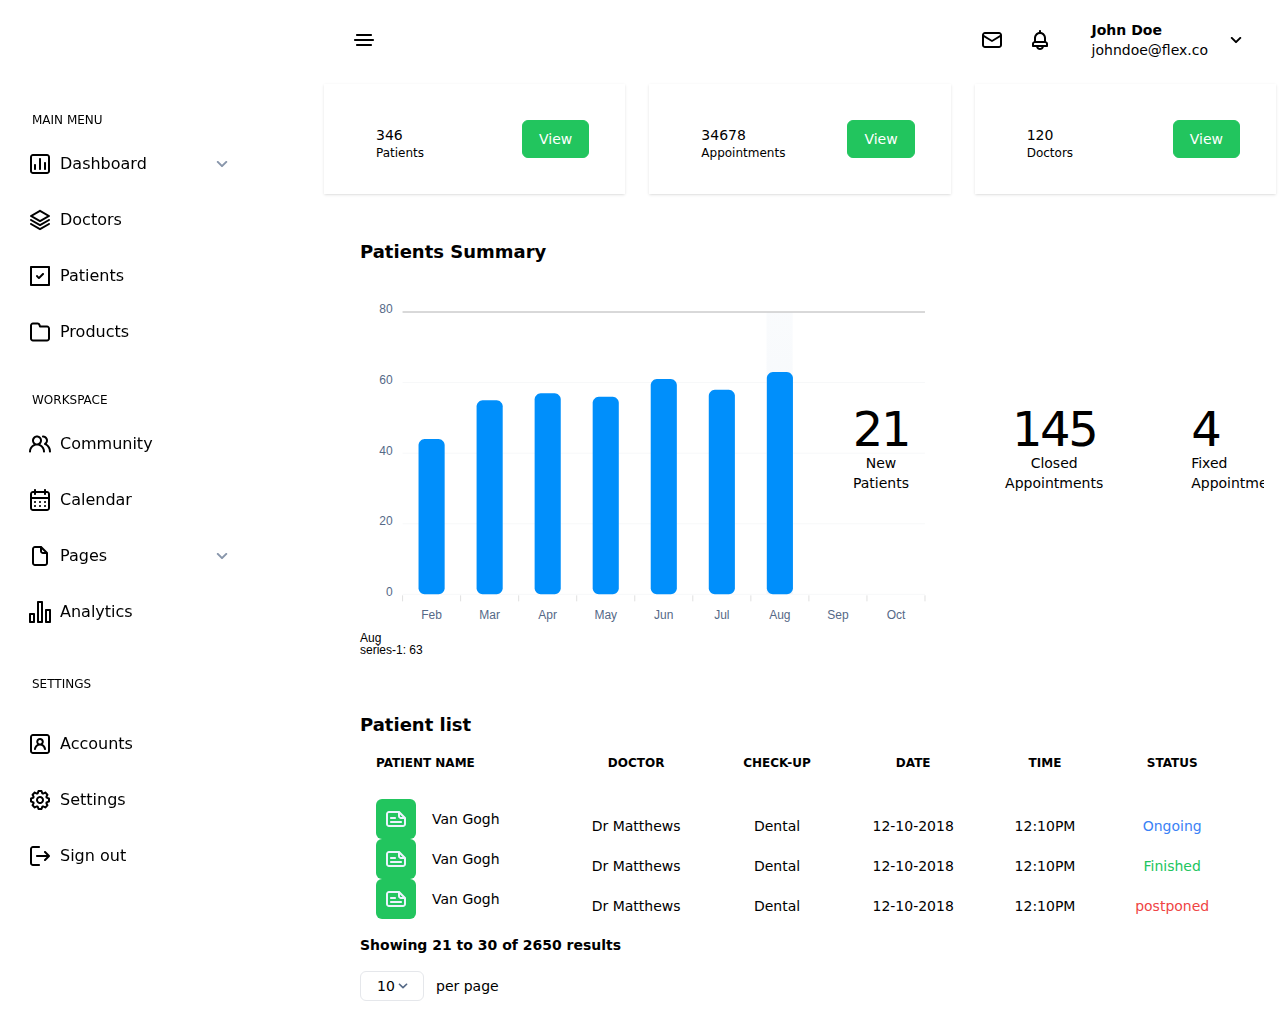
<file: dashboard/overview/index.html>
<!DOCTYPE html>
<html >
<head><meta charset="utf-8">
<meta name="viewport" content="width=device-width, initial-scale=1">
<link rel="preload" as="fetch" crossorigin="anonymous" href="/dashboard/overview/_payload.json">
<style>/*! tailwindcss v3.3.5 | MIT License | https://tailwindcss.com*/*,:after,:before{border:0 solid #e5e7eb;box-sizing:border-box}:after,:before{--tw-content:""}html{-webkit-text-size-adjust:100%;font-feature-settings:normal;font-family:ui-sans-serif,system-ui,-apple-system,BlinkMacSystemFont,Segoe UI,Roboto,Helvetica Neue,Arial,Noto Sans,sans-serif,Apple Color Emoji,Segoe UI Emoji,Segoe UI Symbol,Noto Color Emoji;font-variation-settings:normal;line-height:1.5;tab-size:4}body{line-height:inherit;margin:0}hr{border-top-width:1px;color:inherit;height:0}abbr:where([title]){-webkit-text-decoration:underline dotted;text-decoration:underline dotted}h1,h2,h3,h4,h5,h6{font-size:inherit;font-weight:inherit}a{color:inherit;text-decoration:inherit}b,strong{font-weight:bolder}code,kbd,pre,samp{font-family:ui-monospace,SFMono-Regular,Menlo,Monaco,Consolas,Liberation Mono,Courier New,monospace;font-size:1em}small{font-size:80%}sub,sup{font-size:75%;line-height:0;position:relative;vertical-align:baseline}sub{bottom:-.25em}sup{top:-.5em}table{border-collapse:collapse;border-color:inherit;text-indent:0}button,input,optgroup,select,textarea{font-feature-settings:inherit;color:inherit;font-family:inherit;font-size:100%;font-variation-settings:inherit;font-weight:inherit;line-height:inherit;margin:0;padding:0}button,select{text-transform:none}[type=button],[type=reset],[type=submit],button{-webkit-appearance:button;background-color:transparent;background-image:none}:-moz-focusring{outline:auto}:-moz-ui-invalid{box-shadow:none}progress{vertical-align:baseline}::-webkit-inner-spin-button,::-webkit-outer-spin-button{height:auto}[type=search]{-webkit-appearance:textfield;outline-offset:-2px}::-webkit-search-decoration{-webkit-appearance:none}::-webkit-file-upload-button{-webkit-appearance:button;font:inherit}summary{display:list-item}blockquote,dd,dl,figure,h1,h2,h3,h4,h5,h6,hr,p,pre{margin:0}fieldset{margin:0}fieldset,legend{padding:0}menu,ol,ul{list-style:none;margin:0;padding:0}dialog{padding:0}textarea{resize:vertical}input::placeholder,textarea::placeholder{color:#9ca3af;opacity:1}[role=button],button{cursor:pointer}:disabled{cursor:default}audio,canvas,embed,iframe,img,object,svg,video{display:block;vertical-align:middle}img,video{height:auto;max-width:100%}[hidden]{display:none}*,:after,:before{--tw-border-spacing-x:0;--tw-border-spacing-y:0;--tw-translate-x:0;--tw-translate-y:0;--tw-rotate:0;--tw-skew-x:0;--tw-skew-y:0;--tw-scale-x:1;--tw-scale-y:1;--tw-pan-x: ;--tw-pan-y: ;--tw-pinch-zoom: ;--tw-scroll-snap-strictness:proximity;--tw-gradient-from-position: ;--tw-gradient-via-position: ;--tw-gradient-to-position: ;--tw-ordinal: ;--tw-slashed-zero: ;--tw-numeric-figure: ;--tw-numeric-spacing: ;--tw-numeric-fraction: ;--tw-ring-inset: ;--tw-ring-offset-width:0px;--tw-ring-offset-color:#fff;--tw-ring-color:rgba(59,130,246,.5);--tw-ring-offset-shadow:0 0 #0000;--tw-ring-shadow:0 0 #0000;--tw-shadow:0 0 #0000;--tw-shadow-colored:0 0 #0000;--tw-blur: ;--tw-brightness: ;--tw-contrast: ;--tw-grayscale: ;--tw-hue-rotate: ;--tw-invert: ;--tw-saturate: ;--tw-sepia: ;--tw-drop-shadow: ;--tw-backdrop-blur: ;--tw-backdrop-brightness: ;--tw-backdrop-contrast: ;--tw-backdrop-grayscale: ;--tw-backdrop-hue-rotate: ;--tw-backdrop-invert: ;--tw-backdrop-opacity: ;--tw-backdrop-saturate: ;--tw-backdrop-sepia: }::backdrop{--tw-border-spacing-x:0;--tw-border-spacing-y:0;--tw-translate-x:0;--tw-translate-y:0;--tw-rotate:0;--tw-skew-x:0;--tw-skew-y:0;--tw-scale-x:1;--tw-scale-y:1;--tw-pan-x: ;--tw-pan-y: ;--tw-pinch-zoom: ;--tw-scroll-snap-strictness:proximity;--tw-gradient-from-position: ;--tw-gradient-via-position: ;--tw-gradient-to-position: ;--tw-ordinal: ;--tw-slashed-zero: ;--tw-numeric-figure: ;--tw-numeric-spacing: ;--tw-numeric-fraction: ;--tw-ring-inset: ;--tw-ring-offset-width:0px;--tw-ring-offset-color:#fff;--tw-ring-color:rgba(59,130,246,.5);--tw-ring-offset-shadow:0 0 #0000;--tw-ring-shadow:0 0 #0000;--tw-shadow:0 0 #0000;--tw-shadow-colored:0 0 #0000;--tw-blur: ;--tw-brightness: ;--tw-contrast: ;--tw-grayscale: ;--tw-hue-rotate: ;--tw-invert: ;--tw-saturate: ;--tw-sepia: ;--tw-drop-shadow: ;--tw-backdrop-blur: ;--tw-backdrop-brightness: ;--tw-backdrop-contrast: ;--tw-backdrop-grayscale: ;--tw-backdrop-hue-rotate: ;--tw-backdrop-invert: ;--tw-backdrop-opacity: ;--tw-backdrop-saturate: ;--tw-backdrop-sepia: }.\!container{width:100%!important}.container{width:100%}@media (min-width:640px){.\!container{max-width:640px!important}.container{max-width:640px}}@media (min-width:768px){.\!container{max-width:768px!important}.container{max-width:768px}}@media (min-width:1024px){.\!container{max-width:1024px!important}.container{max-width:1024px}}@media (min-width:1280px){.\!container{max-width:1280px!important}.container{max-width:1280px}}@media (min-width:1536px){.\!container{max-width:1536px!important}.container{max-width:1536px}}.sr-only{clip:rect(0,0,0,0);border-width:0;height:1px;margin:-1px;overflow:hidden;padding:0;position:absolute;white-space:nowrap;width:1px}.visible{visibility:visible}.collapse{visibility:collapse}.static{position:static}.fixed{position:fixed}.absolute{position:absolute}.relative{position:relative}.sticky{position:sticky}.inset-0{inset:0}.-bottom-8{bottom:-2rem}.-left-14{left:-3.5rem}.-left-4{left:-1rem}.-right-7{right:-1.75rem}.-top-12{top:-3rem}.bottom-0{bottom:0}.left-0{left:0}.right-0{right:0}.right-3{right:.75rem}.right-4{right:1rem}.top-0{top:0}.top-1\/2{top:50%}.top-40{top:10rem}.top-5{top:1.25rem}.z-10{z-index:10}.z-50{z-index:50}.-m-2{margin:-.5rem}.-m-3{margin:-.75rem}.-m-6{margin:-1.5rem}.m-auto{margin:auto}.-mx-3{margin-left:-.75rem;margin-right:-.75rem}.-mx-4{margin-left:-1rem;margin-right:-1rem}.-mx-5{margin-left:-1.25rem;margin-right:-1.25rem}.mx-auto{margin-left:auto;margin-right:auto}.my-2{margin-bottom:.5rem;margin-top:.5rem}.my-4{margin-bottom:1rem;margin-top:1rem}.mb-10{margin-bottom:2.5rem}.mb-12{margin-bottom:3rem}.mb-16{margin-bottom:4rem}.mb-2{margin-bottom:.5rem}.mb-3{margin-bottom:.75rem}.mb-4{margin-bottom:1rem}.mb-6{margin-bottom:1.5rem}.mb-7{margin-bottom:1.75rem}.mb-8{margin-bottom:2rem}.ml-7{margin-left:1.75rem}.ml-auto{margin-left:auto}.mr-12{margin-right:3rem}.mr-2{margin-right:.5rem}.mr-3{margin-right:.75rem}.mr-6{margin-right:1.5rem}.mt-1{margin-top:.25rem}.mt-28{margin-top:7rem}.block{display:block}.inline-block{display:inline-block}.inline{display:inline}.flex{display:flex}.inline-flex{display:inline-flex}.table{display:table}.grid{display:grid}.contents{display:contents}.hidden{display:none}.h-10{height:2.5rem}.h-11{height:2.75rem}.h-16{height:4rem}.h-20{height:5rem}.h-32{height:8rem}.h-60{height:15rem}.h-72{height:18rem}.h-8{height:2rem}.h-full{height:100%}.h-screen{height:100vh}.min-h-full{min-height:100%}.w-1\/2{width:50%}.w-1\/5{width:20%}.w-10{width:2.5rem}.w-16{width:4rem}.w-20{width:5rem}.w-28{width:7rem}.w-4\/6{width:66.666667%}.w-64{width:16rem}.w-8{width:2rem}.w-9\/12{width:75%}.w-auto{width:auto}.w-full{width:100%}.min-w-full{min-width:100%}.max-w-max{max-width:max-content}.max-w-md{max-width:28rem}.max-w-sm{max-width:24rem}.max-w-xs{max-width:20rem}.flex-1{flex:1 1 0%}.-translate-y-1\/2{--tw-translate-y:-50%;transform:translate(var(--tw-translate-x),-50%) rotate(var(--tw-rotate)) skewX(var(--tw-skew-x)) skewY(var(--tw-skew-y)) scaleX(var(--tw-scale-x)) scaleY(var(--tw-scale-y))}.-translate-y-1\/2,.transform{transform:translate(var(--tw-translate-x),var(--tw-translate-y)) rotate(var(--tw-rotate)) skewX(var(--tw-skew-x)) skewY(var(--tw-skew-y)) scaleX(var(--tw-scale-x)) scaleY(var(--tw-scale-y))}@keyframes spin{to{transform:rotate(1turn)}}.animate-spin{animation:spin 1s linear infinite}.resize{resize:both}.appearance-none{-webkit-appearance:none;appearance:none}.flex-col{flex-direction:column}.flex-wrap{flex-wrap:wrap}.place-items-center{place-items:center}.items-center{align-items:center}.justify-end{justify-content:flex-end}.justify-center{justify-content:center}.justify-between{justify-content:space-between}.space-x-2>:not([hidden])~:not([hidden]){--tw-space-x-reverse:0;margin-left:.5rem;margin-left:calc(.5rem*(1 - var(--tw-space-x-reverse)));margin-right:0;margin-right:calc(.5rem*var(--tw-space-x-reverse))}.space-x-4>:not([hidden])~:not([hidden]){--tw-space-x-reverse:0;margin-left:1rem;margin-left:calc(1rem*(1 - var(--tw-space-x-reverse)));margin-right:0;margin-right:calc(1rem*var(--tw-space-x-reverse))}.space-x-6>:not([hidden])~:not([hidden]){--tw-space-x-reverse:0;margin-left:1.5rem;margin-left:calc(1.5rem*(1 - var(--tw-space-x-reverse)));margin-right:0;margin-right:calc(1.5rem*var(--tw-space-x-reverse))}.space-y-2>:not([hidden])~:not([hidden]){--tw-space-y-reverse:0;margin-bottom:0;margin-bottom:calc(.5rem*var(--tw-space-y-reverse));margin-top:.5rem;margin-top:calc(.5rem*(1 - var(--tw-space-y-reverse)))}.divide-y>:not([hidden])~:not([hidden]){--tw-divide-y-reverse:0;border-bottom-width:0;border-bottom-width:calc(1px*var(--tw-divide-y-reverse));border-top-width:1px;border-top-width:calc(1px*(1 - var(--tw-divide-y-reverse)))}.divide-green-500>:not([hidden])~:not([hidden]){--tw-divide-opacity:1;border-color:#22c55e;border-color:rgb(34 197 94/var(--tw-divide-opacity))}.self-center{align-self:center}.overflow-hidden{overflow:hidden}.overflow-x-auto{overflow-x:auto}.overflow-y-auto{overflow-y:auto}.whitespace-nowrap{white-space:nowrap}.rounded{border-radius:.25rem}.rounded-full{border-radius:9999px}.rounded-lg{border-radius:.5rem}.rounded-md{border-radius:.375rem}.rounded-l-md{border-bottom-left-radius:.375rem;border-top-left-radius:.375rem}.rounded-r-md{border-bottom-right-radius:.375rem;border-top-right-radius:.375rem}.border{border-width:1px}.border-b{border-bottom-width:1px}.border-b-2{border-bottom-width:2px}.border-r{border-right-width:1px}.border-black{--tw-border-opacity:1;border-color:#000;border-color:rgb(0 0 0/var(--tw-border-opacity))}.border-blue-500{--tw-border-opacity:1;border-color:#3b82f6;border-color:rgb(59 130 246/var(--tw-border-opacity))}.border-gray-100{--tw-border-opacity:1;border-color:#f3f4f6;border-color:rgb(243 244 246/var(--tw-border-opacity))}.border-green-500{--tw-border-opacity:1;border-color:#22c55e;border-color:rgb(34 197 94/var(--tw-border-opacity))}.bg-black{--tw-bg-opacity:1;background-color:#000;background-color:rgb(0 0 0/var(--tw-bg-opacity))}.bg-gray-100{--tw-bg-opacity:1;background-color:#f3f4f6;background-color:rgb(243 244 246/var(--tw-bg-opacity))}.bg-green-100{--tw-bg-opacity:1;background-color:#dcfce7;background-color:rgb(220 252 231/var(--tw-bg-opacity))}.bg-green-500{--tw-bg-opacity:1;background-color:#22c55e;background-color:rgb(34 197 94/var(--tw-bg-opacity))}.bg-transparent{background-color:transparent}.bg-white{--tw-bg-opacity:1;background-color:#fff;background-color:rgb(255 255 255/var(--tw-bg-opacity))}.bg-opacity-50{--tw-bg-opacity:0.5}.bg-opacity-80{--tw-bg-opacity:0.8}.fill-green-500{fill:#22c55e}.p-10{padding:2.5rem}.p-2{padding:.5rem}.p-3{padding:.75rem}.p-4{padding:1rem}.p-6{padding:1.5rem}.p-8{padding:2rem}.px-10{padding-left:2.5rem;padding-right:2.5rem}.px-2{padding-left:.5rem;padding-right:.5rem}.px-3{padding-left:.75rem;padding-right:.75rem}.px-4{padding-left:1rem;padding-right:1rem}.px-5{padding-left:1.25rem;padding-right:1.25rem}.px-6{padding-left:1.5rem;padding-right:1.5rem}.px-7{padding-left:1.75rem;padding-right:1.75rem}.px-8{padding-left:2rem;padding-right:2rem}.py-1{padding-bottom:.25rem;padding-top:.25rem}.py-12{padding-bottom:3rem;padding-top:3rem}.py-2{padding-bottom:.5rem;padding-top:.5rem}.py-20{padding-bottom:5rem;padding-top:5rem}.py-24{padding-bottom:6rem;padding-top:6rem}.py-3{padding-bottom:.75rem;padding-top:.75rem}.py-4{padding-bottom:1rem;padding-top:1rem}.py-5{padding-bottom:1.25rem;padding-top:1.25rem}.py-6{padding-bottom:1.5rem;padding-top:1.5rem}.py-8{padding-bottom:2rem;padding-top:2rem}.py-px{padding-bottom:1px;padding-top:1px}.pb-4{padding-bottom:1rem}.pb-8{padding-bottom:2rem}.pl-12{padding-left:3rem}.pt-4{padding-top:1rem}.pt-6{padding-top:1.5rem}.text-left{text-align:left}.text-center{text-align:center}.text-2xl{font-size:1.5rem;line-height:2rem}.text-3xl{font-size:1.875rem;line-height:2.25rem}.text-4xl{font-size:2.25rem;line-height:2.5rem}.text-5xl{font-size:3rem;line-height:1}.text-base{font-size:1rem;line-height:1.5rem}.text-lg{font-size:1.125rem;line-height:1.75rem}.text-sm{font-size:.875rem;line-height:1.25rem}.text-xl{font-size:1.25rem;line-height:1.75rem}.text-xs{font-size:.75rem;line-height:1rem}.font-bold{font-weight:700}.font-medium{font-weight:500}.font-semibold{font-weight:600}.font-thin{font-weight:100}.uppercase{text-transform:uppercase}.ordinal{--tw-ordinal:ordinal;font-variant-numeric:ordinal var(--tw-slashed-zero) var(--tw-numeric-figure) var(--tw-numeric-spacing) var(--tw-numeric-fraction);font-variant-numeric:var(--tw-ordinal) var(--tw-slashed-zero) var(--tw-numeric-figure) var(--tw-numeric-spacing) var(--tw-numeric-fraction)}.leading-4{line-height:1rem}.leading-5{line-height:1.25rem}.leading-6{line-height:1.5rem}.leading-tight{line-height:1.25}.tracking-tight{letter-spacing:-.025em}.tracking-tighter{letter-spacing:-.05em}.text-black{--tw-text-opacity:1;color:#000;color:rgb(0 0 0/var(--tw-text-opacity))}.text-blue-500{--tw-text-opacity:1;color:#3b82f6;color:rgb(59 130 246/var(--tw-text-opacity))}.text-green-50{--tw-text-opacity:1;color:#f0fdf4;color:rgb(240 253 244/var(--tw-text-opacity))}.text-green-500{--tw-text-opacity:1;color:#22c55e;color:rgb(34 197 94/var(--tw-text-opacity))}.text-red-500{--tw-text-opacity:1;color:#ef4444;color:rgb(239 68 68/var(--tw-text-opacity))}.text-white{--tw-text-opacity:1;color:#fff;color:rgb(255 255 255/var(--tw-text-opacity))}.opacity-60{opacity:.6}.shadow{--tw-shadow:0 1px 3px 0 rgba(0,0,0,.1),0 1px 2px -1px rgba(0,0,0,.1);--tw-shadow-colored:0 1px 3px 0 var(--tw-shadow-color),0 1px 2px -1px var(--tw-shadow-color);box-shadow:0 0 #0000,0 0 #0000,0 1px 3px 0 rgba(0,0,0,.1),0 1px 2px -1px rgba(0,0,0,.1);box-shadow:var(--tw-ring-offset-shadow,0 0 #0000),var(--tw-ring-shadow,0 0 #0000),var(--tw-shadow)}.shadow-lg{--tw-shadow:0 10px 15px -3px rgba(0,0,0,.1),0 4px 6px -4px rgba(0,0,0,.1);--tw-shadow-colored:0 10px 15px -3px var(--tw-shadow-color),0 4px 6px -4px var(--tw-shadow-color);box-shadow:0 0 #0000,0 0 #0000,0 10px 15px -3px rgba(0,0,0,.1),0 4px 6px -4px rgba(0,0,0,.1);box-shadow:var(--tw-ring-offset-shadow,0 0 #0000),var(--tw-ring-shadow,0 0 #0000),var(--tw-shadow)}.shadow-md{--tw-shadow:0 4px 6px -1px rgba(0,0,0,.1),0 2px 4px -2px rgba(0,0,0,.1);--tw-shadow-colored:0 4px 6px -1px var(--tw-shadow-color),0 2px 4px -2px var(--tw-shadow-color);box-shadow:0 0 #0000,0 0 #0000,0 4px 6px -1px rgba(0,0,0,.1),0 2px 4px -2px rgba(0,0,0,.1);box-shadow:var(--tw-ring-offset-shadow,0 0 #0000),var(--tw-ring-shadow,0 0 #0000),var(--tw-shadow)}.shadow-sm{--tw-shadow:0 1px 2px 0 rgba(0,0,0,.05);--tw-shadow-colored:0 1px 2px 0 var(--tw-shadow-color);box-shadow:0 0 #0000,0 0 #0000,0 1px 2px 0 rgba(0,0,0,.05);box-shadow:var(--tw-ring-offset-shadow,0 0 #0000),var(--tw-ring-shadow,0 0 #0000),var(--tw-shadow)}.shadow-black{--tw-shadow-color:#000;--tw-shadow:var(--tw-shadow-colored)}.shadow-green-300{--tw-shadow-color:#86efac;--tw-shadow:var(--tw-shadow-colored)}.outline-none{outline:2px solid transparent;outline-offset:2px}.blur{--tw-blur:blur(8px);filter:blur(8px) var(--tw-brightness) var(--tw-contrast) var(--tw-grayscale) var(--tw-hue-rotate) var(--tw-invert) var(--tw-saturate) var(--tw-sepia) var(--tw-drop-shadow);filter:var(--tw-blur) var(--tw-brightness) var(--tw-contrast) var(--tw-grayscale) var(--tw-hue-rotate) var(--tw-invert) var(--tw-saturate) var(--tw-sepia) var(--tw-drop-shadow)}.\!filter{filter:var(--tw-blur) var(--tw-brightness) var(--tw-contrast) var(--tw-grayscale) var(--tw-hue-rotate) var(--tw-invert) var(--tw-saturate) var(--tw-sepia) var(--tw-drop-shadow)!important}.filter{filter:var(--tw-blur) var(--tw-brightness) var(--tw-contrast) var(--tw-grayscale) var(--tw-hue-rotate) var(--tw-invert) var(--tw-saturate) var(--tw-sepia) var(--tw-drop-shadow)}.transition{transition-duration:.15s;transition-property:color,background-color,border-color,text-decoration-color,fill,stroke,opacity,box-shadow,transform,filter,-webkit-backdrop-filter;transition-property:color,background-color,border-color,text-decoration-color,fill,stroke,opacity,box-shadow,transform,filter,backdrop-filter;transition-property:color,background-color,border-color,text-decoration-color,fill,stroke,opacity,box-shadow,transform,filter,backdrop-filter,-webkit-backdrop-filter;transition-timing-function:cubic-bezier(.4,0,.2,1)}.duration-200{transition-duration:.2s}.ease-in{transition-timing-function:cubic-bezier(.4,0,1,1)}.ease-out{transition-timing-function:cubic-bezier(0,0,.2,1)}.hover\:border-green-500:hover{--tw-border-opacity:1;border-color:#22c55e;border-color:rgb(34 197 94/var(--tw-border-opacity))}.hover\:bg-green-600:hover{--tw-bg-opacity:1;background-color:#16a34a;background-color:rgb(22 163 74/var(--tw-bg-opacity))}.hover\:bg-white:hover{--tw-bg-opacity:1;background-color:#fff;background-color:rgb(255 255 255/var(--tw-bg-opacity))}.hover\:text-green-500:hover{--tw-text-opacity:1;color:#22c55e;color:rgb(34 197 94/var(--tw-text-opacity))}.hover\:text-green-600:hover{--tw-text-opacity:1;color:#16a34a;color:rgb(22 163 74/var(--tw-text-opacity))}.hover\:underline:hover{text-decoration-line:underline}.hover\:opacity-80:hover{opacity:.8}.hover\:shadow-xl:hover{--tw-shadow:0 20px 25px -5px rgba(0,0,0,.1),0 8px 10px -6px rgba(0,0,0,.1);--tw-shadow-colored:0 20px 25px -5px var(--tw-shadow-color),0 8px 10px -6px var(--tw-shadow-color);box-shadow:0 0 #0000,0 0 #0000,0 20px 25px -5px rgba(0,0,0,.1),0 8px 10px -6px rgba(0,0,0,.1);box-shadow:var(--tw-ring-offset-shadow,0 0 #0000),var(--tw-ring-shadow,0 0 #0000),var(--tw-shadow)}.focus\:border-green-500:focus{--tw-border-opacity:1;border-color:#22c55e;border-color:rgb(34 197 94/var(--tw-border-opacity))}.focus\:outline-none:focus{outline:2px solid transparent;outline-offset:2px}.focus\:ring-2:focus{--tw-ring-offset-shadow:var(--tw-ring-inset) 0 0 0 var(--tw-ring-offset-width) var(--tw-ring-offset-color);--tw-ring-shadow:var(--tw-ring-inset) 0 0 0 calc(2px + var(--tw-ring-offset-width)) var(--tw-ring-color);box-shadow:var(--tw-ring-inset) 0 0 0 var(--tw-ring-offset-width) var(--tw-ring-offset-color),var(--tw-ring-inset) 0 0 0 calc(2px + var(--tw-ring-offset-width)) var(--tw-ring-color),0 0 #0000;box-shadow:var(--tw-ring-offset-shadow),var(--tw-ring-shadow),var(--tw-shadow,0 0 #0000)}.focus\:ring-green-500:focus{--tw-ring-opacity:1;--tw-ring-color:rgb(34 197 94/var(--tw-ring-opacity))}.focus\:ring-opacity-50:focus{--tw-ring-opacity:0.5}@media (prefers-color-scheme:dark){.dark\:text-gray-600{--tw-text-opacity:1;color:#4b5563;color:rgb(75 85 99/var(--tw-text-opacity))}}@media (min-width:640px){.sm\:p-0{padding:0}}@media (min-width:768px){.md\:inset-0{inset:0}.md\:mb-0{margin-bottom:0}.md\:mr-0{margin-right:0}.md\:mr-4{margin-right:1rem}.md\:w-1\/2{width:50%}.md\:w-1\/3{width:33.333333%}.md\:w-1\/4{width:25%}.md\:w-2\/3{width:66.666667%}.md\:w-3\/4{width:75%}.md\:w-auto{width:auto}.md\:justify-end{justify-content:flex-end}.md\:px-6{padding-left:1.5rem;padding-right:1.5rem}.md\:py-0{padding-bottom:0;padding-top:0}.md\:py-2{padding-bottom:.5rem;padding-top:.5rem}.md\:py-28{padding-bottom:7rem;padding-top:7rem}.md\:py-32{padding-top:8rem}.md\:pb-32,.md\:py-32{padding-bottom:8rem}.md\:text-2xl{font-size:1.5rem;line-height:2rem}.md\:text-3xl{font-size:1.875rem;line-height:2.25rem}.md\:text-4xl{font-size:2.25rem;line-height:2.5rem}.md\:text-5xl{font-size:3rem;line-height:1}.md\:text-lg{font-size:1.125rem;line-height:1.75rem}.md\:text-xl{font-size:1.25rem;line-height:1.75rem}}@media (min-width:1024px){.lg\:left-1\/3{left:33.333333%}.lg\:-mx-6{margin-left:-1.5rem;margin-right:-1.5rem}.lg\:mb-0{margin-bottom:0}.lg\:flex{display:flex}.lg\:w-1\/2{width:50%}.lg\:w-1\/3{width:33.333333%}.lg\:w-auto{width:auto}.lg\:flex-1{flex:1 1 0%}.lg\:items-center{align-items:center}.lg\:text-6xl{font-size:3.75rem;line-height:1}}@media (min-width:1280px){.xl\:top-4{top:1rem}.xl\:ml-80{margin-left:20rem}.xl\:block{display:block}.xl\:flex{display:flex}.xl\:hidden{display:none}.xl\:w-1\/3{width:33.333333%}.xl\:w-1\/4{width:25%}.xl\:items-center{align-items:center}.xl\:justify-center{justify-content:center}}</style>
<link rel="modulepreload" as="script" crossorigin href="/_nuxt/entry.d073ee5d.js">
<link rel="modulepreload" as="script" crossorigin href="/_nuxt/dashboard.de1fc1c4.js">
<link rel="modulepreload" as="script" crossorigin href="/_nuxt/nuxt-link.e5d570f8.js">
<link rel="modulepreload" as="script" crossorigin href="/_nuxt/overview.677f40d4.js">
<link rel="modulepreload" as="script" crossorigin href="/_nuxt/patients.d76ab1fc.js">
<link rel="prefetch" as="script" crossorigin href="/_nuxt/default.7e65f318.js">
<link rel="prefetch" as="script" crossorigin href="/_nuxt/error-404.03dde285.js">
<link rel="prefetch" as="script" crossorigin href="/_nuxt/vue.f36acd1f.ad6a3274.js">
<link rel="prefetch" as="script" crossorigin href="/_nuxt/error-500.1fe05a7f.js">
<script type="module" src="/_nuxt/entry.d073ee5d.js" crossorigin></script></head>
<body ><div id="__nuxt"><div><section class="overflow-hidden min-h-full"><div class="relative z-50 flex items-center justify-between xl:hidden bg-coolGray-50 px-8 py-5 -mx-3"><div class="w-auto px-3"><a href="/" class="block max-w-max"></a></div><div class="w-auto px-3"><button class="navbar-burger self-center ml-auto block xl:hidden" to="/"><svg width="35" height="35" viewBox="0 0 32 32" fill="none" xmlns="http://www.w3.org/2000/svg"><rect class="text-coolGray-100" width="32" height="32" rx="6" fill="currentColor"></rect><path class="text-coolGray-400" d="M7 12H25C25.2652 12 25.5196 11.8946 25.7071 11.7071C25.8946 11.5196 26 11.2652 26 11C26 10.7348 25.8946 10.4804 25.7071 10.2929C25.5196 10.1054 25.2652 10 25 10H7C6.73478 10 6.48043 10.1054 6.29289 10.2929C6.10536 10.4804 6 10.7348 6 11C6 11.2652 6.10536 11.5196 6.29289 11.7071C6.48043 11.8946 6.73478 12 7 12ZM25 15H7C6.73478 15 6.48043 15.1054 6.29289 15.2929C6.10536 15.4804 6 15.7348 6 16C6 16.2652 6.10536 16.5196 6.29289 16.7071C6.48043 16.8946 6.73478 17 7 17H25C25.2652 17 25.5196 16.8946 25.7071 16.7071C25.8946 16.5196 26 16.2652 26 16C26 15.7348 25.8946 15.4804 25.7071 15.2929C25.5196 15.1054 25.2652 15 25 15ZM25 20H7C6.73478 20 6.48043 20.1054 6.29289 20.2929C6.10536 20.4804 6 20.7348 6 21C6 21.2652 6.10536 21.5196 6.29289 21.7071C6.48043 21.8946 6.73478 22 7 22H25C25.2652 22 25.5196 21.8946 25.7071 21.7071C25.8946 21.5196 26 21.2652 26 21C26 20.7348 25.8946 20.4804 25.7071 20.2929C25.5196 20.1054 25.2652 20 25 20Z" fill="currentColor"></path></svg></button></div></div><div class="navbar-menu z-50 fixed top-0 hidden flex xl:flex flex-col justify-between bg-coolGray-50 border-r border-coolGray-100 max-w-xs w-1/5 h-full overflow-y-auto"><div class="navbar-backdrop fixed xl:hidden inset-0 bg-coolGray-900 opacity-60"></div><div class="relative bg-coolGray-50"><div class="fixed -left-4 p-8 pl-12 max-w-xs w-9/12 z-50 bg-coolGray-50"><a href="/" class="block max-w-max"></a></div><div class="mt-28"><p class="px-8 mb-2 text-xs font-medium text-coolGray-500 uppercase">Main menu</p><ul class="px-4 mb-8"><li><a href="/dashboard" class="p-3 py-4 flex items-center justify-between text-coolGray-500 hover:text-green-500 hover:bg-white rounded-md"><div class="flex items-center"><svg class="mr-2" width="24" height="24" viewBox="0 0 24 24" fill="none" xmlns="http://www.w3.org/2000/svg"><path d="M12 6C11.7348 6 11.4804 6.10536 11.2929 6.29289C11.1054 6.48043 11 6.73478 11 7V17C11 17.2652 11.1054 17.5196 11.2929 17.7071C11.4804 17.8946 11.7348 18 12 18C12.2652 18 12.5196 17.8946 12.7071 17.7071C12.8946 17.5196 13 17.2652 13 17V7C13 6.73478 12.8946 6.48043 12.7071 6.29289C12.5196 6.10536 12.2652 6 12 6ZM7 12C6.73478 12 6.48043 12.1054 6.29289 12.2929C6.10536 12.4804 6 12.7348 6 13V17C6 17.2652 6.10536 17.5196 6.29289 17.7071C6.48043 17.8946 6.73478 18 7 18C7.26522 18 7.51957 17.8946 7.70711 17.7071C7.89464 17.5196 8 17.2652 8 17V13C8 12.7348 7.89464 12.4804 7.70711 12.2929C7.51957 12.1054 7.26522 12 7 12ZM17 10C16.7348 10 16.4804 10.1054 16.2929 10.2929C16.1054 10.4804 16 10.7348 16 11V17C16 17.2652 16.1054 17.5196 16.2929 17.7071C16.4804 17.8946 16.7348 18 17 18C17.2652 18 17.5196 17.8946 17.7071 17.7071C17.8946 17.5196 18 17.2652 18 17V11C18 10.7348 17.8946 10.4804 17.7071 10.2929C17.5196 10.1054 17.2652 10 17 10ZM19 2H5C4.20435 2 3.44129 2.31607 2.87868 2.87868C2.31607 3.44129 2 4.20435 2 5V19C2 19.7956 2.31607 20.5587 2.87868 21.1213C3.44129 21.6839 4.20435 22 5 22H19C19.7956 22 20.5587 21.6839 21.1213 21.1213C21.6839 20.5587 22 19.7956 22 19V5C22 4.20435 21.6839 3.44129 21.1213 2.87868C20.5587 2.31607 19.7956 2 19 2ZM20 19C20 19.2652 19.8946 19.5196 19.7071 19.7071C19.5196 19.8946 19.2652 20 19 20H5C4.73478 20 4.48043 19.8946 4.29289 19.7071C4.10536 19.5196 4 19.2652 4 19V5C4 4.73478 4.10536 4.48043 4.29289 4.29289C4.48043 4.10536 4.73478 4 5 4H19C19.2652 4 19.5196 4.10536 19.7071 4.29289C19.8946 4.48043 20 4.73478 20 5V19Z" fill="currentColor"></path></svg><p class="text-coolGray-800 font-medium text-base">Dashboard</p></div><svg width="12" height="8" viewBox="0 0 12 8" fill="none" xmlns="http://www.w3.org/2000/svg"><path d="M11 1.17C10.8126 0.983753 10.5592 0.879211 10.295 0.879211C10.0308 0.879211 9.77737 0.983753 9.59001 1.17L6.00001 4.71L2.46001 1.17C2.27265 0.983753 2.0192 0.879211 1.75501 0.879211C1.49082 0.879211 1.23737 0.983753 1.05001 1.17C0.956281 1.26297 0.881887 1.37357 0.831118 1.49543C0.780349 1.61729 0.754211 1.74799 0.754211 1.88C0.754211 2.01202 0.780349 2.14272 0.831118 2.26458C0.881887 2.38644 0.956281 2.49704 1.05001 2.59L5.29001 6.83C5.38297 6.92373 5.49357 6.99813 5.61543 7.04889C5.73729 7.09966 5.868 7.1258 6.00001 7.1258C6.13202 7.1258 6.26273 7.09966 6.38459 7.04889C6.50645 6.99813 6.61705 6.92373 6.71001 6.83L11 2.59C11.0937 2.49704 11.1681 2.38644 11.2189 2.26458C11.2697 2.14272 11.2958 2.01202 11.2958 1.88C11.2958 1.74799 11.2697 1.61729 11.2189 1.49543C11.1681 1.37357 11.0937 1.26297 11 1.17Z" fill="#8896AB"></path></svg></a></li><li><a href="/dashboard/doctors" class="p-3 py-4 flex items-center justify-between text-coolGray-500 hover:text-green-500 hover:bg-white rounded-md"><div class="flex items-center"><svg class="mr-2" width="24" height="24" viewBox="0 0 24 24" fill="none" xmlns="http://www.w3.org/2000/svg"><path d="M2.50003 8.86L11.5 14.06C11.6521 14.1478 11.8245 14.194 12 14.194C12.1756 14.194 12.348 14.1478 12.5 14.06L21.5 8.86C21.6512 8.77275 21.7768 8.64746 21.8646 8.49659C21.9523 8.34572 21.999 8.17452 22 8C22.0007 7.82379 21.9549 7.65053 21.8671 7.49775C21.7792 7.34497 21.6526 7.21811 21.5 7.13L12.5 1.94C12.348 1.85224 12.1756 1.80603 12 1.80603C11.8245 1.80603 11.6521 1.85224 11.5 1.94L2.50003 7.13C2.34743 7.21811 2.22081 7.34497 2.13301 7.49775C2.04521 7.65053 1.99933 7.82379 2.00003 8C2.00108 8.17452 2.04779 8.34572 2.13551 8.49659C2.22322 8.64746 2.34889 8.77275 2.50003 8.86ZM12 4L19 8L12 12L5.00003 8L12 4ZM20.5 11.17L12 16L3.50003 11.13C3.3859 11.0639 3.25981 11.021 3.12903 11.0038C2.99825 10.9866 2.86537 10.9955 2.73803 11.0299C2.61069 11.0643 2.49141 11.1235 2.38706 11.2042C2.28271 11.2849 2.19536 11.3854 2.13003 11.5C1.99966 11.7296 1.96539 12.0015 2.03471 12.2563C2.10403 12.5111 2.2713 12.7281 2.50003 12.86L11.5 18.06C11.6521 18.1478 11.8245 18.194 12 18.194C12.1756 18.194 12.348 18.1478 12.5 18.06L21.5 12.86C21.7288 12.7281 21.896 12.5111 21.9654 12.2563C22.0347 12.0015 22.0004 11.7296 21.87 11.5C21.8047 11.3854 21.7173 11.2849 21.613 11.2042C21.5087 11.1235 21.3894 11.0643 21.262 11.0299C21.1347 10.9955 21.0018 10.9866 20.871 11.0038C20.7402 11.021 20.6142 11.0639 20.5 11.13V11.17ZM20.5 15.17L12 20L3.50003 15.13C3.3859 15.0639 3.25981 15.021 3.12903 15.0038C2.99825 14.9866 2.86537 14.9955 2.73803 15.0299C2.61069 15.0643 2.49141 15.1235 2.38706 15.2042C2.28271 15.2849 2.19536 15.3854 2.13003 15.5C1.99966 15.7296 1.96539 16.0015 2.03471 16.2563C2.10403 16.5111 2.2713 16.7281 2.50003 16.86L11.5 22.06C11.6521 22.1478 11.8245 22.194 12 22.194C12.1756 22.194 12.348 22.1478 12.5 22.06L21.5 16.86C21.7288 16.7281 21.896 16.5111 21.9654 16.2563C22.0347 16.0015 22.0004 15.7296 21.87 15.5C21.8047 15.3854 21.7173 15.2849 21.613 15.2042C21.5087 15.1235 21.3894 15.0643 21.262 15.0299C21.1347 14.9955 21.0018 14.9866 20.871 15.0038C20.7402 15.021 20.6142 15.0639 20.5 15.13V15.17Z" fill="currentColor"></path></svg><p class="text-coolGray-800 font-medium text-base">Doctors</p></div></a></li><li><a href="/dashboard/patients" class="p-3 py-4 flex items-center justify-between text-coolGray-500 hover:text-green-500 hover:bg-white rounded-md"><div class="flex items-center"><svg class="mr-2" width="24" height="24" viewBox="0 0 24 24" fill="none" xmlns="http://www.w3.org/2000/svg"><path d="M10.21 14.75C10.303 14.8437 10.4136 14.9181 10.5354 14.9689C10.6573 15.0197 10.788 15.0458 10.92 15.0458C11.052 15.0458 11.1827 15.0197 11.3046 14.9689C11.4264 14.9181 11.537 14.8437 11.63 14.75L15.71 10.67C15.8983 10.4817 16.0041 10.2263 16.0041 9.96C16.0041 9.6937 15.8983 9.4383 15.71 9.25C15.5217 9.0617 15.2663 8.95591 15 8.95591C14.7337 8.95591 14.4783 9.0617 14.29 9.25L10.92 12.63L9.71 11.41C9.5217 11.2217 9.2663 11.1159 9 11.1159C8.7337 11.1159 8.4783 11.2217 8.29 11.41C8.1017 11.5983 7.99591 11.8537 7.99591 12.12C7.99591 12.3863 8.1017 12.6417 8.29 12.83L10.21 14.75ZM21 2H3C2.73478 2 2.48043 2.10536 2.29289 2.29289C2.10536 2.48043 2 2.73478 2 3V21C2 21.2652 2.10536 21.5196 2.29289 21.7071C2.48043 21.8946 2.73478 22 3 22H21C21.2652 22 21.5196 21.8946 21.7071 21.7071C21.8946 21.5196 22 21.2652 22 21V3C22 2.73478 21.8946 2.48043 21.7071 2.29289C21.5196 2.10536 21.2652 2 21 2ZM20 20H4V4H20V20Z" fill="currentColor"></path></svg><p class="text-coolGray-800 font-medium text-base">Patients</p></div></a></li><li><a class="p-3 py-4 flex items-center justify-between text-coolGray-500 hover:text-green-500 hover:bg-white rounded-md" href="#"><div class="flex items-center"><svg class="mr-2" width="24" height="24" viewBox="0 0 24 24" fill="none" xmlns="http://www.w3.org/2000/svg"><path d="M19 5.49999H12.72L12.4 4.49999C12.1926 3.91322 11.8077 3.4055 11.2989 3.04715C10.7901 2.68881 10.1824 2.49759 9.56 2.49999H5C4.20435 2.49999 3.44129 2.81606 2.87868 3.37867C2.31607 3.94128 2 4.70434 2 5.49999V18.5C2 19.2956 2.31607 20.0587 2.87868 20.6213C3.44129 21.1839 4.20435 21.5 5 21.5H19C19.7956 21.5 20.5587 21.1839 21.1213 20.6213C21.6839 20.0587 22 19.2956 22 18.5V8.49999C22 7.70434 21.6839 6.94128 21.1213 6.37867C20.5587 5.81606 19.7956 5.49999 19 5.49999ZM20 18.5C20 18.7652 19.8946 19.0196 19.7071 19.2071C19.5196 19.3946 19.2652 19.5 19 19.5H5C4.73478 19.5 4.48043 19.3946 4.29289 19.2071C4.10536 19.0196 4 18.7652 4 18.5V5.49999C4 5.23478 4.10536 4.98042 4.29289 4.79289C4.48043 4.60535 4.73478 4.49999 5 4.49999H9.56C9.76964 4.49945 9.97416 4.56481 10.1446 4.68683C10.3151 4.80886 10.4429 4.98137 10.51 5.17999L11.05 6.81999C11.1171 7.01861 11.2449 7.19113 11.4154 7.31315C11.5858 7.43517 11.7904 7.50053 12 7.49999H19C19.2652 7.49999 19.5196 7.60535 19.7071 7.79289C19.8946 7.98042 20 8.23478 20 8.49999V18.5Z" fill="currentColor"></path></svg><p class="text-coolGray-800 font-medium text-base">Products</p></div></a></li></ul><p class="px-8 mb-2 text-xs font-medium text-coolGray-500 uppercase">Workspace</p><ul class="px-4 pb-8"><li><a class="p-3 py-4 flex items-center justify-between text-coolGray-500 hover:text-green-500 hover:bg-white rounded-md" href="#"><div class="flex items-center"><svg class="mr-2" width="24" height="24" viewBox="0 0 24 24" fill="none" xmlns="http://www.w3.org/2000/svg"><path d="M12.3 12.22C12.8336 11.7581 13.2616 11.1869 13.5549 10.545C13.8482 9.90316 14 9.20571 14 8.5C14 7.17392 13.4732 5.90215 12.5355 4.96447C11.5979 4.02678 10.3261 3.5 9 3.5C7.67392 3.5 6.40215 4.02678 5.46447 4.96447C4.52678 5.90215 4 7.17392 4 8.5C3.99999 9.20571 4.1518 9.90316 4.44513 10.545C4.73845 11.1869 5.16642 11.7581 5.7 12.22C4.30014 12.8539 3.11247 13.8775 2.27898 15.1685C1.4455 16.4596 1.00147 17.9633 1 19.5C1 19.7652 1.10536 20.0196 1.29289 20.2071C1.48043 20.3946 1.73478 20.5 2 20.5C2.26522 20.5 2.51957 20.3946 2.70711 20.2071C2.89464 20.0196 3 19.7652 3 19.5C3 17.9087 3.63214 16.3826 4.75736 15.2574C5.88258 14.1321 7.4087 13.5 9 13.5C10.5913 13.5 12.1174 14.1321 13.2426 15.2574C14.3679 16.3826 15 17.9087 15 19.5C15 19.7652 15.1054 20.0196 15.2929 20.2071C15.4804 20.3946 15.7348 20.5 16 20.5C16.2652 20.5 16.5196 20.3946 16.7071 20.2071C16.8946 20.0196 17 19.7652 17 19.5C16.9985 17.9633 16.5545 16.4596 15.721 15.1685C14.8875 13.8775 13.6999 12.8539 12.3 12.22ZM9 11.5C8.40666 11.5 7.82664 11.3241 7.33329 10.9944C6.83994 10.6648 6.45542 10.1962 6.22836 9.64805C6.0013 9.09987 5.94189 8.49667 6.05764 7.91473C6.1734 7.33279 6.45912 6.79824 6.87868 6.37868C7.29824 5.95912 7.83279 5.6734 8.41473 5.55764C8.99667 5.44189 9.59987 5.5013 10.1481 5.72836C10.6962 5.95542 11.1648 6.33994 11.4944 6.83329C11.8241 7.32664 12 7.90666 12 8.5C12 9.29565 11.6839 10.0587 11.1213 10.6213C10.5587 11.1839 9.79565 11.5 9 11.5ZM18.74 11.82C19.38 11.0993 19.798 10.2091 19.9438 9.25634C20.0896 8.30362 19.9569 7.32907 19.5618 6.45C19.1666 5.57093 18.5258 4.8248 17.7165 4.30142C16.9071 3.77805 15.9638 3.49974 15 3.5C14.7348 3.5 14.4804 3.60536 14.2929 3.79289C14.1054 3.98043 14 4.23478 14 4.5C14 4.76522 14.1054 5.01957 14.2929 5.20711C14.4804 5.39464 14.7348 5.5 15 5.5C15.7956 5.5 16.5587 5.81607 17.1213 6.37868C17.6839 6.94129 18 7.70435 18 8.5C17.9986 9.02524 17.8593 9.5409 17.5961 9.99542C17.3328 10.4499 16.9549 10.8274 16.5 11.09C16.3517 11.1755 16.2279 11.2977 16.1404 11.4447C16.0528 11.5918 16.0045 11.7589 16 11.93C15.9958 12.0998 16.0349 12.2678 16.1137 12.4183C16.1924 12.5687 16.3081 12.6967 16.45 12.79L16.84 13.05L16.97 13.12C18.1754 13.6917 19.1923 14.596 19.901 15.7263C20.6096 16.8566 20.9805 18.1659 20.97 19.5C20.97 19.7652 21.0754 20.0196 21.2629 20.2071C21.4504 20.3946 21.7048 20.5 21.97 20.5C22.2352 20.5 22.4896 20.3946 22.6771 20.2071C22.8646 20.0196 22.97 19.7652 22.97 19.5C22.9782 17.9654 22.5938 16.4543 21.8535 15.1101C21.1131 13.7659 20.0413 12.6333 18.74 11.82Z" fill="currentColor"></path></svg><p class="text-coolGray-800 font-medium text-base">Community</p></div></a></li><li><a class="p-3 py-4 flex items-center justify-between text-coolGray-500 hover:text-green-500 hover:bg-white rounded-md" href="#"><div class="flex items-center"><svg class="mr-2" width="24" height="24" viewBox="0 0 24 24" fill="none" xmlns="http://www.w3.org/2000/svg"><path d="M12 19C12.1978 19 12.3911 18.9414 12.5556 18.8315C12.72 18.7216 12.8482 18.5654 12.9239 18.3827C12.9996 18.2 13.0194 17.9989 12.9808 17.8049C12.9422 17.6109 12.847 17.4327 12.7071 17.2929C12.5673 17.153 12.3891 17.0578 12.1951 17.0192C12.0011 16.9806 11.8 17.0004 11.6173 17.0761C11.4346 17.1518 11.2784 17.28 11.1685 17.4444C11.0586 17.6089 11 17.8022 11 18C11 18.2652 11.1054 18.5196 11.2929 18.7071C11.4804 18.8946 11.7348 19 12 19ZM17 19C17.1978 19 17.3911 18.9414 17.5556 18.8315C17.72 18.7216 17.8482 18.5654 17.9239 18.3827C17.9996 18.2 18.0194 17.9989 17.9808 17.8049C17.9422 17.6109 17.847 17.4327 17.7071 17.2929C17.5673 17.153 17.3891 17.0578 17.1951 17.0192C17.0011 16.9806 16.8 17.0004 16.6173 17.0761C16.4346 17.1518 16.2784 17.28 16.1685 17.4444C16.0586 17.6089 16 17.8022 16 18C16 18.2652 16.1054 18.5196 16.2929 18.7071C16.4804 18.8946 16.7348 19 17 19ZM17 15C17.1978 15 17.3911 14.9414 17.5556 14.8315C17.72 14.7216 17.8482 14.5654 17.9239 14.3827C17.9996 14.2 18.0194 13.9989 17.9808 13.8049C17.9422 13.6109 17.847 13.4327 17.7071 13.2929C17.5673 13.153 17.3891 13.0578 17.1951 13.0192C17.0011 12.9806 16.8 13.0004 16.6173 13.0761C16.4346 13.1518 16.2784 13.28 16.1685 13.4444C16.0586 13.6089 16 13.8022 16 14C16 14.2652 16.1054 14.5196 16.2929 14.7071C16.4804 14.8946 16.7348 15 17 15ZM12 15C12.1978 15 12.3911 14.9414 12.5556 14.8315C12.72 14.7216 12.8482 14.5654 12.9239 14.3827C12.9996 14.2 13.0194 13.9989 12.9808 13.8049C12.9422 13.6109 12.847 13.4327 12.7071 13.2929C12.5673 13.153 12.3891 13.0578 12.1951 13.0192C12.0011 12.9806 11.8 13.0004 11.6173 13.0761C11.4346 13.1518 11.2784 13.28 11.1685 13.4444C11.0586 13.6089 11 13.8022 11 14C11 14.2652 11.1054 14.5196 11.2929 14.7071C11.4804 14.8946 11.7348 15 12 15ZM19 3H18V2C18 1.73478 17.8946 1.48043 17.7071 1.29289C17.5196 1.10536 17.2652 1 17 1C16.7348 1 16.4804 1.10536 16.2929 1.29289C16.1054 1.48043 16 1.73478 16 2V3H8V2C8 1.73478 7.89464 1.48043 7.70711 1.29289C7.51957 1.10536 7.26522 1 7 1C6.73478 1 6.48043 1.10536 6.29289 1.29289C6.10536 1.48043 6 1.73478 6 2V3H5C4.20435 3 3.44129 3.31607 2.87868 3.87868C2.31607 4.44129 2 5.20435 2 6V20C2 20.7956 2.31607 21.5587 2.87868 22.1213C3.44129 22.6839 4.20435 23 5 23H19C19.7956 23 20.5587 22.6839 21.1213 22.1213C21.6839 21.5587 22 20.7956 22 20V6C22 5.20435 21.6839 4.44129 21.1213 3.87868C20.5587 3.31607 19.7956 3 19 3ZM20 20C20 20.2652 19.8946 20.5196 19.7071 20.7071C19.5196 20.8946 19.2652 21 19 21H5C4.73478 21 4.48043 20.8946 4.29289 20.7071C4.10536 20.5196 4 20.2652 4 20V11H20V20ZM20 9H4V6C4 5.73478 4.10536 5.48043 4.29289 5.29289C4.48043 5.10536 4.73478 5 5 5H6V6C6 6.26522 6.10536 6.51957 6.29289 6.70711C6.48043 6.89464 6.73478 7 7 7C7.26522 7 7.51957 6.89464 7.70711 6.70711C7.89464 6.51957 8 6.26522 8 6V5H16V6C16 6.26522 16.1054 6.51957 16.2929 6.70711C16.4804 6.89464 16.7348 7 17 7C17.2652 7 17.5196 6.89464 17.7071 6.70711C17.8946 6.51957 18 6.26522 18 6V5H19C19.2652 5 19.5196 5.10536 19.7071 5.29289C19.8946 5.48043 20 5.73478 20 6V9ZM7 15C7.19778 15 7.39112 14.9414 7.55557 14.8315C7.72002 14.7216 7.84819 14.5654 7.92388 14.3827C7.99957 14.2 8.01937 13.9989 7.98079 13.8049C7.9422 13.6109 7.84696 13.4327 7.70711 13.2929C7.56725 13.153 7.38907 13.0578 7.19509 13.0192C7.00111 12.9806 6.80004 13.0004 6.61732 13.0761C6.43459 13.1518 6.27841 13.28 6.16853 13.4444C6.05865 13.6089 6 13.8022 6 14C6 14.2652 6.10536 14.5196 6.29289 14.7071C6.48043 14.8946 6.73478 15 7 15ZM7 19C7.19778 19 7.39112 18.9414 7.55557 18.8315C7.72002 18.7216 7.84819 18.5654 7.92388 18.3827C7.99957 18.2 8.01937 17.9989 7.98079 17.8049C7.9422 17.6109 7.84696 17.4327 7.70711 17.2929C7.56725 17.153 7.38907 17.0578 7.19509 17.0192C7.00111 16.9806 6.80004 17.0004 6.61732 17.0761C6.43459 17.1518 6.27841 17.28 6.16853 17.4444C6.05865 17.6089 6 17.8022 6 18C6 18.2652 6.10536 18.5196 6.29289 18.7071C6.48043 18.8946 6.73478 19 7 19Z" fill="currentColor"></path></svg><p class="text-coolGray-800 font-medium text-base">Calendar</p></div></a></li><li><a class="p-3 py-4 flex items-center justify-between text-coolGray-500 hover:text-green-500 hover:bg-white rounded-md" href="#"><div class="flex items-center"><svg class="mr-2" width="24" height="24" viewBox="0 0 24 24" fill="none" xmlns="http://www.w3.org/2000/svg"><path d="M20 8.94C19.9896 8.84813 19.9695 8.75763 19.94 8.67V8.58C19.8919 8.47718 19.8278 8.38267 19.75 8.3V8.3L13.75 2.3C13.6673 2.22222 13.5728 2.15808 13.47 2.11H13.38C13.2784 2.05174 13.1662 2.01434 13.05 2H7C6.20435 2 5.44129 2.31607 4.87868 2.87868C4.31607 3.44129 4 4.20435 4 5V19C4 19.7956 4.31607 20.5587 4.87868 21.1213C5.44129 21.6839 6.20435 22 7 22H17C17.7956 22 18.5587 21.6839 19.1213 21.1213C19.6839 20.5587 20 19.7956 20 19V9C20 9 20 9 20 8.94ZM14 5.41L16.59 8H15C14.7348 8 14.4804 7.89464 14.2929 7.70711C14.1054 7.51957 14 7.26522 14 7V5.41ZM18 19C18 19.2652 17.8946 19.5196 17.7071 19.7071C17.5196 19.8946 17.2652 20 17 20H7C6.73478 20 6.48043 19.8946 6.29289 19.7071C6.10536 19.5196 6 19.2652 6 19V5C6 4.73478 6.10536 4.48043 6.29289 4.29289C6.48043 4.10536 6.73478 4 7 4H12V7C12 7.79565 12.3161 8.55871 12.8787 9.12132C13.4413 9.68393 14.2044 10 15 10H18V19Z" fill="currentColor"></path></svg><p class="text-coolGray-800 font-medium text-base">Pages</p></div><svg width="12" height="8" viewBox="0 0 12 8" fill="none" xmlns="http://www.w3.org/2000/svg"><path d="M11 1.17C10.8126 0.983753 10.5592 0.879211 10.295 0.879211C10.0308 0.879211 9.77737 0.983753 9.59001 1.17L6.00001 4.71L2.46001 1.17C2.27265 0.983753 2.0192 0.879211 1.75501 0.879211C1.49082 0.879211 1.23737 0.983753 1.05001 1.17C0.956281 1.26297 0.881887 1.37357 0.831118 1.49543C0.780349 1.61729 0.754211 1.74799 0.754211 1.88C0.754211 2.01202 0.780349 2.14272 0.831118 2.26458C0.881887 2.38644 0.956281 2.49704 1.05001 2.59L5.29001 6.83C5.38297 6.92373 5.49357 6.99813 5.61543 7.04889C5.73729 7.09966 5.868 7.1258 6.00001 7.1258C6.13202 7.1258 6.26273 7.09966 6.38459 7.04889C6.50645 6.99813 6.61705 6.92373 6.71001 6.83L11 2.59C11.0937 2.49704 11.1681 2.38644 11.2189 2.26458C11.2697 2.14272 11.2958 2.01202 11.2958 1.88C11.2958 1.74799 11.2697 1.61729 11.2189 1.49543C11.1681 1.37357 11.0937 1.26297 11 1.17Z" fill="#8896AB"></path></svg></a></li><li><a class="p-3 py-4 flex items-center justify-between text-coolGray-500 hover:text-green-500 hover:bg-white rounded-md" href="#"><div class="flex items-center"><svg class="mr-2" width="24" height="24" viewBox="0 0 24 24" fill="none" xmlns="http://www.w3.org/2000/svg"><path d="M6 13H2C1.73478 13 1.48043 13.1054 1.29289 13.2929C1.10536 13.4804 1 13.7348 1 14V22C1 22.2652 1.10536 22.5196 1.29289 22.7071C1.48043 22.8946 1.73478 23 2 23H6C6.26522 23 6.51957 22.8946 6.70711 22.7071C6.89464 22.5196 7 22.2652 7 22V14C7 13.7348 6.89464 13.4804 6.70711 13.2929C6.51957 13.1054 6.26522 13 6 13ZM5 21H3V15H5V21ZM22 9H18C17.7348 9 17.4804 9.10536 17.2929 9.29289C17.1054 9.48043 17 9.73478 17 10V22C17 22.2652 17.1054 22.5196 17.2929 22.7071C17.4804 22.8946 17.7348 23 18 23H22C22.2652 23 22.5196 22.8946 22.7071 22.7071C22.8946 22.5196 23 22.2652 23 22V10C23 9.73478 22.8946 9.48043 22.7071 9.29289C22.5196 9.10536 22.2652 9 22 9ZM21 21H19V11H21V21ZM14 1H10C9.73478 1 9.48043 1.10536 9.29289 1.29289C9.10536 1.48043 9 1.73478 9 2V22C9 22.2652 9.10536 22.5196 9.29289 22.7071C9.48043 22.8946 9.73478 23 10 23H14C14.2652 23 14.5196 22.8946 14.7071 22.7071C14.8946 22.5196 15 22.2652 15 22V2C15 1.73478 14.8946 1.48043 14.7071 1.29289C14.5196 1.10536 14.2652 1 14 1ZM13 21H11V3H13V21Z" fill="currentColor"></path></svg><p class="text-coolGray-800 font-medium text-base">Analytics</p></div></a></li></ul></div></div><div class="relative bg-coolGray-50 flex-1"></div><div class="relative bg-coolGray-50"><p class="px-8 mb-2 text-xs font-medium text-coolGray-500 uppercase">Settings</p><ul class="p-4"><li><a class="p-3 py-4 flex items-center justify-between text-coolGray-500 hover:text-green-500 hover:bg-white rounded-md" href="#"><div class="flex items-center"><svg class="mr-2" width="24" height="24" viewBox="0 0 24 24" fill="none" xmlns="http://www.w3.org/2000/svg"><path d="M14.81 12.28C15.443 11.6002 15.7996 10.7088 15.81 9.78C15.81 8.77748 15.4118 7.81602 14.7029 7.10714C13.994 6.39825 13.0325 6 12.03 6C11.0275 6 10.066 6.39825 9.35714 7.10714C8.64825 7.81602 8.25 8.77748 8.25 9.78C8.26044 10.7088 8.61702 11.6002 9.25 12.28C8.36865 12.7189 7.61022 13.3699 7.04292 14.1746C6.47561 14.9793 6.11723 15.9124 6 16.89C5.97083 17.1552 6.0482 17.4212 6.21511 17.6293C6.38202 17.8375 6.62478 17.9708 6.89 18C7.15522 18.0292 7.42116 17.9518 7.62932 17.7849C7.83749 17.618 7.97083 17.3752 8 17.11C8.11933 16.1411 8.58885 15.2494 9.32009 14.6027C10.0513 13.956 10.9938 13.599 11.97 13.599C12.9462 13.599 13.8887 13.956 14.6199 14.6027C15.3512 15.2494 15.8207 16.1411 15.94 17.11C15.9678 17.3664 16.0936 17.6022 16.2911 17.768C16.4887 17.9339 16.7426 18.017 17 18H17.11C17.3721 17.9698 17.6117 17.8373 17.7766 17.6313C17.9414 17.4252 18.0181 17.1624 17.99 16.9C17.8815 15.9276 17.5344 14.997 16.9796 14.191C16.4248 13.3851 15.6796 12.7286 14.81 12.28ZM12 11.56C11.6479 11.56 11.3038 11.4556 11.0111 11.26C10.7184 11.0644 10.4902 10.7864 10.3555 10.4612C10.2208 10.1359 10.1855 9.77803 10.2542 9.43274C10.3229 9.08745 10.4924 8.77029 10.7414 8.52135C10.9903 8.27241 11.3075 8.10288 11.6527 8.0342C11.998 7.96552 12.3559 8.00077 12.6812 8.13549C13.0064 8.27022 13.2844 8.49837 13.48 8.79109C13.6756 9.0838 13.78 9.42795 13.78 9.78C13.78 10.2521 13.5925 10.7048 13.2586 11.0387C12.9248 11.3725 12.4721 11.56 12 11.56ZM19 2H5C4.20435 2 3.44129 2.31607 2.87868 2.87868C2.31607 3.44129 2 4.20435 2 5V19C2 19.7956 2.31607 20.5587 2.87868 21.1213C3.44129 21.6839 4.20435 22 5 22H19C19.7956 22 20.5587 21.6839 21.1213 21.1213C21.6839 20.5587 22 19.7956 22 19V5C22 4.20435 21.6839 3.44129 21.1213 2.87868C20.5587 2.31607 19.7956 2 19 2ZM20 19C20 19.2652 19.8946 19.5196 19.7071 19.7071C19.5196 19.8946 19.2652 20 19 20H5C4.73478 20 4.48043 19.8946 4.29289 19.7071C4.10536 19.5196 4 19.2652 4 19V5C4 4.73478 4.10536 4.48043 4.29289 4.29289C4.48043 4.10536 4.73478 4 5 4H19C19.2652 4 19.5196 4.10536 19.7071 4.29289C19.8946 4.48043 20 4.73478 20 5V19Z" fill="currentColor"></path></svg><p class="text-coolGray-800 font-medium text-base">Accounts</p></div></a></li><li><a class="p-3 py-4 flex items-center justify-between text-coolGray-500 hover:text-green-500 hover:bg-white rounded-md" href="#"><div class="flex items-center"><svg class="mr-2" width="24" height="24" viewBox="0 0 24 24" fill="none" xmlns="http://www.w3.org/2000/svg"><path d="M21.32 9.55L19.43 8.92L20.32 7.14C20.4102 6.95369 20.4404 6.74397 20.4064 6.53978C20.3723 6.33558 20.2758 6.14699 20.13 6L18 3.87C17.8522 3.72209 17.6618 3.62421 17.4555 3.59013C17.2493 3.55605 17.0375 3.58748 16.85 3.68L15.07 4.57L14.44 2.68C14.3735 2.483 14.2472 2.31163 14.0787 2.18975C13.9102 2.06787 13.7079 2.00155 13.5 2H10.5C10.2904 1.99946 10.0858 2.06482 9.91537 2.18685C9.7449 2.30887 9.61709 2.48138 9.55 2.68L8.92 4.57L7.14 3.68C6.95369 3.58978 6.74397 3.55961 6.53978 3.59364C6.33558 3.62767 6.14699 3.72423 6 3.87L3.87 6C3.72209 6.14777 3.62421 6.33818 3.59013 6.54446C3.55605 6.75074 3.58748 6.96251 3.68 7.15L4.57 8.93L2.68 9.56C2.483 9.62654 2.31163 9.75283 2.18975 9.92131C2.06787 10.0898 2.00155 10.2921 2 10.5V13.5C1.99946 13.7096 2.06482 13.9142 2.18685 14.0846C2.30887 14.2551 2.48138 14.3829 2.68 14.45L4.57 15.08L3.68 16.86C3.58978 17.0463 3.55961 17.256 3.59364 17.4602C3.62767 17.6644 3.72423 17.853 3.87 18L6 20.13C6.14777 20.2779 6.33818 20.3758 6.54446 20.4099C6.75074 20.444 6.96251 20.4125 7.15 20.32L8.93 19.43L9.56 21.32C9.62709 21.5186 9.7549 21.6911 9.92537 21.8132C10.0958 21.9352 10.3004 22.0005 10.51 22H13.51C13.7196 22.0005 13.9242 21.9352 14.0946 21.8132C14.2651 21.6911 14.3929 21.5186 14.46 21.32L15.09 19.43L16.87 20.32C17.0551 20.4079 17.2628 20.4369 17.4649 20.4029C17.667 20.3689 17.8538 20.2737 18 20.13L20.13 18C20.2779 17.8522 20.3758 17.6618 20.4099 17.4555C20.444 17.2493 20.4125 17.0375 20.32 16.85L19.43 15.07L21.32 14.44C21.517 14.3735 21.6884 14.2472 21.8103 14.0787C21.9321 13.9102 21.9985 13.7079 22 13.5V10.5C22.0005 10.2904 21.9352 10.0858 21.8132 9.91537C21.6911 9.7449 21.5186 9.61709 21.32 9.55ZM20 12.78L18.8 13.18C18.5241 13.2695 18.2709 13.418 18.0581 13.6151C17.8452 13.8122 17.6778 14.0533 17.5675 14.3216C17.4571 14.5899 17.4064 14.879 17.419 15.1688C17.4315 15.4586 17.5069 15.7422 17.64 16L18.21 17.14L17.11 18.24L16 17.64C15.7436 17.5122 15.4627 17.4411 15.1763 17.4313C14.89 17.4215 14.6049 17.4734 14.3403 17.5834C14.0758 17.6934 13.8379 17.8589 13.6429 18.0688C13.4479 18.2787 13.3003 18.5281 13.21 18.8L12.81 20H11.22L10.82 18.8C10.7305 18.5241 10.582 18.2709 10.3849 18.0581C10.1878 17.8452 9.94671 17.6778 9.67842 17.5675C9.41014 17.4571 9.12105 17.4064 8.83123 17.419C8.5414 17.4315 8.25777 17.5069 8 17.64L6.86 18.21L5.76 17.11L6.36 16C6.4931 15.7422 6.56852 15.4586 6.58105 15.1688C6.59358 14.879 6.5429 14.5899 6.43254 14.3216C6.32218 14.0533 6.15478 13.8122 5.94195 13.6151C5.72912 13.418 5.47595 13.2695 5.2 13.18L4 12.78V11.22L5.2 10.82C5.47595 10.7305 5.72912 10.582 5.94195 10.3849C6.15478 10.1878 6.32218 9.94671 6.43254 9.67842C6.5429 9.41014 6.59358 9.12105 6.58105 8.83123C6.56852 8.5414 6.4931 8.25777 6.36 8L5.79 6.89L6.89 5.79L8 6.36C8.25777 6.4931 8.5414 6.56852 8.83123 6.58105C9.12105 6.59358 9.41014 6.5429 9.67842 6.43254C9.94671 6.32218 10.1878 6.15478 10.3849 5.94195C10.582 5.72912 10.7305 5.47595 10.82 5.2L11.22 4H12.78L13.18 5.2C13.2695 5.47595 13.418 5.72912 13.6151 5.94195C13.8122 6.15478 14.0533 6.32218 14.3216 6.43254C14.5899 6.5429 14.879 6.59358 15.1688 6.58105C15.4586 6.56852 15.7422 6.4931 16 6.36L17.14 5.79L18.24 6.89L17.64 8C17.5122 8.25645 17.4411 8.53735 17.4313 8.82369C17.4215 9.11003 17.4734 9.39513 17.5834 9.65969C17.6934 9.92424 17.8589 10.1621 18.0688 10.3571C18.2787 10.5521 18.5281 10.6997 18.8 10.79L20 11.19V12.78ZM12 8C11.2089 8 10.4355 8.2346 9.77772 8.67413C9.11993 9.11365 8.60724 9.73836 8.30448 10.4693C8.00173 11.2002 7.92252 12.0044 8.07686 12.7804C8.2312 13.5563 8.61217 14.269 9.17158 14.8284C9.73099 15.3878 10.4437 15.7688 11.2196 15.9231C11.9956 16.0775 12.7998 15.9983 13.5307 15.6955C14.2616 15.3928 14.8864 14.8801 15.3259 14.2223C15.7654 13.5645 16 12.7911 16 12C16 10.9391 15.5786 9.92172 14.8284 9.17158C14.0783 8.42143 13.0609 8 12 8ZM12 14C11.6044 14 11.2178 13.8827 10.8889 13.6629C10.56 13.4432 10.3036 13.1308 10.1522 12.7654C10.0009 12.3999 9.96126 11.9978 10.0384 11.6098C10.1156 11.2219 10.3061 10.8655 10.5858 10.5858C10.8655 10.3061 11.2219 10.1156 11.6098 10.0384C11.9978 9.96126 12.3999 10.0009 12.7654 10.1522C13.1308 10.3036 13.4432 10.56 13.6629 10.8889C13.8827 11.2178 14 11.6044 14 12C14 12.5304 13.7893 13.0391 13.4142 13.4142C13.0391 13.7893 12.5304 14 12 14Z" fill="currentColor"></path></svg><p class="text-coolGray-800 font-medium text-base">Settings</p></div></a></li><li><a class="p-3 py-4 flex items-center justify-between text-coolGray-500 hover:text-green-500 hover:bg-white rounded-md" href="#"><div class="flex items-center"><svg class="mr-2" width="24" height="24" viewBox="0 0 24 24" fill="none" xmlns="http://www.w3.org/2000/svg"><path d="M16.29 8.71L18.59 11L9.00004 11C8.73483 11 8.48047 11.1054 8.29294 11.2929C8.1054 11.4804 8.00004 11.7348 8.00004 12C8.00004 12.2652 8.1054 12.5196 8.29294 12.7071C8.48047 12.8946 8.73483 13 9.00004 13L18.59 13L16.29 15.29C16.1963 15.383 16.1219 15.4936 16.0712 15.6154C16.0204 15.7373 15.9942 15.868 15.9942 16C15.9942 16.132 16.0204 16.2627 16.0712 16.3846C16.1219 16.5064 16.1963 16.617 16.29 16.71C16.383 16.8037 16.4936 16.8781 16.6155 16.9289C16.7373 16.9797 16.868 17.0058 17 17.0058C17.1321 17.0058 17.2628 16.9797 17.3846 16.9289C17.5065 16.8781 17.6171 16.8037 17.71 16.71L21.71 12.71C21.8011 12.6149 21.8724 12.5028 21.92 12.38C22.0201 12.1365 22.0201 11.8635 21.92 11.62C21.8724 11.4972 21.8011 11.3851 21.71 11.29L17.71 7.29C17.6168 7.19676 17.5061 7.1228 17.3843 7.07234C17.2625 7.02188 17.1319 6.99591 17 6.99591C16.8682 6.99591 16.7376 7.02188 16.6158 7.07234C16.494 7.1228 16.3833 7.19676 16.29 7.29C16.1968 7.38324 16.1228 7.49393 16.0724 7.61575C16.0219 7.73757 15.996 7.86814 15.996 8C15.996 8.13186 16.0219 8.26243 16.0724 8.38425C16.1228 8.50607 16.1968 8.61676 16.29 8.71ZM12 21C12 20.7348 11.8947 20.4804 11.7071 20.2929C11.5196 20.1054 11.2653 20 11 20L5.00004 20C4.73482 20 4.48047 19.8946 4.29293 19.7071C4.1054 19.5196 4.00004 19.2652 4.00004 19L4.00004 5C4.00004 4.73478 4.1054 4.48043 4.29293 4.29289C4.48047 4.10536 4.73483 4 5.00004 4L11 4C11.2653 4 11.5196 3.89464 11.7071 3.70711C11.8947 3.51957 12 3.26522 12 3C12 2.73478 11.8947 2.48043 11.7071 2.29289C11.5196 2.10536 11.2653 2 11 2L5.00004 2C4.20439 2 3.44133 2.31607 2.87872 2.87868C2.31611 3.44129 2.00004 4.20435 2.00004 5L2.00004 19C2.00004 19.7956 2.31611 20.5587 2.87872 21.1213C3.44133 21.6839 4.20439 22 5.00004 22L11 22C11.2653 22 11.5196 21.8946 11.7071 21.7071C11.8947 21.5196 12 21.2652 12 21Z" fill="currentColor"></path></svg><p class="text-coolGray-800 font-medium text-base">Sign out</p></div></a></li></ul></div></div><div class="xl:ml-80"><div class="py-5 px-8 bg-coolGray-50 border-b border-coolGray-100"><div class="flex flex-wrap items-center justify-between -m-2"><div class="w-auto p-2"><a class="block max-w-max text-coolGray-500 hover:text-coolGray-600" href="#"><svg width="24" height="24" viewBox="0 0 24 24" fill="none" xmlns="http://www.w3.org/2000/svg"><path d="M5 8H19C19.2652 8 19.5196 7.89464 19.7071 7.70711C19.8946 7.51957 20 7.26522 20 7C20 6.73478 19.8946 6.48043 19.7071 6.29289C19.5196 6.10536 19.2652 6 19 6H5C4.73478 6 4.48043 6.10536 4.29289 6.29289C4.10536 6.48043 4 6.73478 4 7C4 7.26522 4.10536 7.51957 4.29289 7.70711C4.48043 7.89464 4.73478 8 5 8ZM21 11H3C2.73478 11 2.48043 11.1054 2.29289 11.2929C2.10536 11.4804 2 11.7348 2 12C2 12.2652 2.10536 12.5196 2.29289 12.7071C2.48043 12.8946 2.73478 13 3 13H21C21.2652 13 21.5196 12.8946 21.7071 12.7071C21.8946 12.5196 22 12.2652 22 12C22 11.7348 21.8946 11.4804 21.7071 11.2929C21.5196 11.1054 21.2652 11 21 11ZM19 16H5C4.73478 16 4.48043 16.1054 4.29289 16.2929C4.10536 16.4804 4 16.7348 4 17C4 17.2652 4.10536 17.5196 4.29289 17.7071C4.48043 17.8946 4.73478 18 5 18H19C19.2652 18 19.5196 17.8946 19.7071 17.7071C19.8946 17.5196 20 17.2652 20 17C20 16.7348 19.8946 16.4804 19.7071 16.2929C19.5196 16.1054 19.2652 16 19 16Z" fill="currentColor"></path></svg></a></div><div class="w-auto p-2"><div class="flex flex-wrap items-center -m-3"><div class="w-auto p-3"><a class="block max-w-max text-coolGray-500 hover:text-coolGray-600" href="#"><svg width="24" height="24" viewBox="0 0 24 24" fill="none" xmlns="http://www.w3.org/2000/svg"><path d="M19 4H5C4.20435 4 3.44129 4.31607 2.87868 4.87868C2.31607 5.44129 2 6.20435 2 7V17C2 17.7956 2.31607 18.5587 2.87868 19.1213C3.44129 19.6839 4.20435 20 5 20H19C19.7956 20 20.5587 19.6839 21.1213 19.1213C21.6839 18.5587 22 17.7956 22 17V7C22 6.20435 21.6839 5.44129 21.1213 4.87868C20.5587 4.31607 19.7956 4 19 4ZM5 6H19C19.2652 6 19.5196 6.10536 19.7071 6.29289C19.8946 6.48043 20 6.73478 20 7L12 11.88L4 7C4 6.73478 4.10536 6.48043 4.29289 6.29289C4.48043 6.10536 4.73478 6 5 6ZM20 17C20 17.2652 19.8946 17.5196 19.7071 17.7071C19.5196 17.8946 19.2652 18 19 18H5C4.73478 18 4.48043 17.8946 4.29289 17.7071C4.10536 17.5196 4 17.2652 4 17V9.28L11.48 13.85C11.632 13.9378 11.8045 13.984 11.98 13.984C12.1555 13.984 12.328 13.9378 12.48 13.85L20 9.28V17Z" fill="currentColor"></path></svg></a></div><div class="w-auto p-3"><a class="block max-w-max text-coolGray-500 hover:text-coolGray-600" href="#"><svg width="24" height="24" viewBox="0 0 24 24" fill="none" xmlns="http://www.w3.org/2000/svg"><path d="M18 13.18V10C17.9986 8.58312 17.4958 7.21247 16.5806 6.13077C15.6655 5.04908 14.3971 4.32615 13 4.09V3C13 2.73478 12.8946 2.48043 12.7071 2.29289C12.5196 2.10536 12.2652 2 12 2C11.7348 2 11.4804 2.10536 11.2929 2.29289C11.1054 2.48043 11 2.73478 11 3V4.09C9.60294 4.32615 8.33452 5.04908 7.41939 6.13077C6.50425 7.21247 6.00144 8.58312 6 10V13.18C5.41645 13.3863 4.911 13.7681 4.55294 14.2729C4.19488 14.7778 4.00174 15.3811 4 16V18C4 18.2652 4.10536 18.5196 4.29289 18.7071C4.48043 18.8946 4.73478 19 5 19H8.14C8.37028 19.8474 8.873 20.5954 9.5706 21.1287C10.2682 21.6621 11.1219 21.951 12 21.951C12.8781 21.951 13.7318 21.6621 14.4294 21.1287C15.127 20.5954 15.6297 19.8474 15.86 19H19C19.2652 19 19.5196 18.8946 19.7071 18.7071C19.8946 18.5196 20 18.2652 20 18V16C19.9983 15.3811 19.8051 14.7778 19.4471 14.2729C19.089 13.7681 18.5835 13.3863 18 13.18ZM8 10C8 8.93913 8.42143 7.92172 9.17157 7.17157C9.92172 6.42143 10.9391 6 12 6C13.0609 6 14.0783 6.42143 14.8284 7.17157C15.5786 7.92172 16 8.93913 16 10V13H8V10ZM12 20C11.651 19.9979 11.3086 19.9045 11.0068 19.7291C10.7051 19.5536 10.4545 19.3023 10.28 19H13.72C13.5455 19.3023 13.2949 19.5536 12.9932 19.7291C12.6914 19.9045 12.349 19.9979 12 20ZM18 17H6V16C6 15.7348 6.10536 15.4804 6.29289 15.2929C6.48043 15.1054 6.73478 15 7 15H17C17.2652 15 17.5196 15.1054 17.7071 15.2929C17.8946 15.4804 18 15.7348 18 16V17Z" fill="currentColor"></path></svg></a></div><div class="w-auto p-3"><div class="flex flex-wrap items-center -m-2"><div class="w-auto p-2"><div class="flex flex-wrap -m-2"><div class="w-auto p-2"></div><div class="w-auto p-2"><h2 class="text-sm font-semibold text-coolGray-800">John Doe</h2><p class="text-sm font-medium text-coolGray-500">johndoe@flex.co</p></div></div></div><div class="w-auto p-2"><a class="block max-w-max text-coolGray-500 hover:text-coolGray-600" href="#"><svg width="24" height="24" viewBox="0 0 24 24" fill="none" xmlns="http://www.w3.org/2000/svg"><path d="M17 9.17C16.8126 8.98375 16.5592 8.87921 16.295 8.87921C16.0308 8.87921 15.7774 8.98375 15.59 9.17L12 12.71L8.46001 9.17C8.27265 8.98375 8.0192 8.87921 7.75501 8.87921C7.49082 8.87921 7.23737 8.98375 7.05001 9.17C6.95628 9.26297 6.88189 9.37357 6.83112 9.49543C6.78035 9.61729 6.75421 9.74799 6.75421 9.88C6.75421 10.012 6.78035 10.1427 6.83112 10.2646C6.88189 10.3864 6.95628 10.497 7.05001 10.59L11.29 14.83C11.383 14.9237 11.4936 14.9981 11.6154 15.0489C11.7373 15.0997 11.868 15.1258 12 15.1258C12.132 15.1258 12.2627 15.0997 12.3846 15.0489C12.5064 14.9981 12.617 14.9237 12.71 14.83L17 10.59C17.0937 10.497 17.1681 10.3864 17.2189 10.2646C17.2697 10.1427 17.2958 10.012 17.2958 9.88C17.2958 9.74799 17.2697 9.61729 17.2189 9.49543C17.1681 9.37357 17.0937 9.26297 17 9.17Z" fill="currentColor"></path></svg></a></div></div></div></div></div></div></div><div><!--[--><div><div><section class="bg-coolGray-50 py-4"><div class="container px-4 mx-auto"><div class="flex -m-3 space-x-6"><div class="w-full md:w-1/3 p-3 shadow shadow-coolGray-400"><div class="flex justify-between bg-white border border-coolGray-100 shadow-dashboard rounded-md"><div class="flex justify-between items-center p-6 pb-4 -m-2 border-b border-coolGray-100"><div class="w-full lg:w-auto p-2"><div class="flex flex-wrap items-center -m-2"><div class="w-auto p-2"></div><div class="w-auto p-2"><h2 class="text-sm font-medium text-coolGray-900">346</h2><h3 class="text-xs font-medium text-coolGray-400"> Patients </h3></div></div></div></div><div class="flex justify-end p-6 -m-2"><div class="w-full lg:w-auto p-2"><button to="./patients" class="flex flex-wrap justify-center w-full px-4 py-2 bg-green-500 hover:bg-green-600 font-medium text-sm text-white border border-green-500 rounded-md shadow-button"><p>View</p></button></div></div></div></div><div class="w-full md:w-1/3 p-3 shadow shadow-coolGray-600"><div class="flex flex-wrap justify-between bg-white border border-coolGray-100 shadow-dashboard rounded-md"><div class="flex flex-wrap justify-between items-center p-6 pb-4 -m-2 border-b border-coolGray-100"><div class="w-full lg:w-auto p-2"><div class="flex flex-wrap items-center -m-2"><div class="w-auto p-2"></div><div class="w-auto p-2"><h2 class="text-sm font-medium text-coolGray-900">34678</h2><h3 class="text-xs font-medium text-coolGray-400"> Appointments </h3></div></div></div></div><div class="flex flex-wrap justify-end p-6 -m-2"><div class="w-full lg:w-auto p-2"><button to="./patients" class="flex flex-wrap justify-center w-full px-4 py-2 bg-green-500 hover:bg-green-600 font-medium text-sm text-white border border-green-500 rounded-md shadow-button"><p>View</p></button></div></div></div></div><div class="w-full md:w-1/3 p-3 shadow shadow-coolGray-400"><div class="flex flex-wrap justify-between bg-white border border-coolGray-100 shadow-dashboard rounded-md"><div class="flex flex-wrap justify-between items-center p-6 pb-4 -m-2 border-b border-coolGray-100"><div class="w-full lg:w-auto p-2"><div class="flex flex-wrap items-center -m-2"><div class="w-auto p-2"></div><div class="w-auto p-2"><h2 class="text-sm font-medium text-coolGray-900">120</h2><h3 class="text-xs font-medium text-coolGray-400"> Doctors </h3></div></div></div></div><div class="flex flex-wrap justify-end p-6 -m-2"><div class="w-full lg:w-auto p-2"><button to="./patients" class="flex flex-wrap justify-center w-full px-4 py-2 bg-green-500 hover:bg-green-600 font-medium text-sm text-white border border-green-500 rounded-md shadow-button"><p>View</p></button></div></div></div></div></div></div></section></div><div><section class="bg-coolGray-50 py-4"><div class="container px-4 mx-auto"><div class="p-6 border border-coolGray-100 overflow-hidden bg-white rounded-md shadow-dashboard"><h2 class="text-coolGray-900 text-lg font-semibold">Patients Summary</h2><div class="flex flex-wrap items-center justify-between -m-6"><div class="w-full lg:w-1/2 p-6"><div class="relative xl:top-4"><div class="chart-graph3-column" style="min-height:365px;"><div id="apexchartsr0lbguxp" class="apexcharts-canvas apexchartsr0lbguxp apexcharts-theme-light" style="width:575px;height:350px;"><svg id="SvgjsSvg3539" width="575" height="350" xmlns="http://www.w3.org/2000/svg" version="1.1" xmlns:xlink="http://www.w3.org/1999/xlink" xmlns:svgjs="http://svgjs.dev" class="apexcharts-svg" xmlns:data="ApexChartsNS" transform="translate(0, 0)" style="background:transparent;"><foreignObject x="0" y="0" width="575" height="350"><div class="apexcharts-legend" xmlns="http://www.w3.org/1999/xhtml" style="max-height:175px;"></div></foreignObject><g id="SvgjsG3626" class="apexcharts-yaxis" rel="0" transform="translate(12.571990966796875, 0)"><g id="SvgjsG3627" class="apexcharts-yaxis-texts-g"><text id="SvgjsText3629" font-family="Poppins, sans-serif" x="20" y="31.4" text-anchor="end" dominant-baseline="auto" font-size="12px" font-weight="500" fill="#556987" class="apexcharts-text apexcharts-yaxis-label" style="font-family:Poppins, sans-serif;"><tspan id="SvgjsTspan3630">80</tspan><title>80</title></text><text id="SvgjsText3632" font-family="Poppins, sans-serif" x="20" y="101.98700000000001" text-anchor="end" dominant-baseline="auto" font-size="12px" font-weight="500" fill="#556987" class="apexcharts-text apexcharts-yaxis-label" style="font-family:Poppins, sans-serif;"><tspan id="SvgjsTspan3633">60</tspan><title>60</title></text><text id="SvgjsText3635" font-family="Poppins, sans-serif" x="20" y="172.574" text-anchor="end" dominant-baseline="auto" font-size="12px" font-weight="500" fill="#556987" class="apexcharts-text apexcharts-yaxis-label" style="font-family:Poppins, sans-serif;"><tspan id="SvgjsTspan3636">40</tspan><title>40</title></text><text id="SvgjsText3638" font-family="Poppins, sans-serif" x="20" y="243.16100000000003" text-anchor="end" dominant-baseline="auto" font-size="12px" font-weight="500" fill="#556987" class="apexcharts-text apexcharts-yaxis-label" style="font-family:Poppins, sans-serif;"><tspan id="SvgjsTspan3639">20</tspan><title>20</title></text><text id="SvgjsText3641" font-family="Poppins, sans-serif" x="20" y="313.748" text-anchor="end" dominant-baseline="auto" font-size="12px" font-weight="500" fill="#556987" class="apexcharts-text apexcharts-yaxis-label" style="font-family:Poppins, sans-serif;"><tspan id="SvgjsTspan3642">0</tspan><title>0</title></text></g></g><g id="SvgjsG3541" class="apexcharts-inner apexcharts-graphical" transform="translate(42.571990966796875, 30)"><defs id="SvgjsDefs3540"><linearGradient id="SvgjsLinearGradient3544" x1="0" y1="0" x2="0" y2="1"><stop id="SvgjsStop3545" stop-opacity="0.4" stop-color="rgba(216,227,240,0.4)" offset="0"></stop><stop id="SvgjsStop3546" stop-opacity="0.5" stop-color="rgba(190,209,230,0.5)" offset="1"></stop><stop id="SvgjsStop3547" stop-opacity="0.5" stop-color="rgba(190,209,230,0.5)" offset="1"></stop></linearGradient><clipPath id="gridRectMaskr0lbguxp"><rect id="SvgjsRect3549" width="526.4280090332031" height="286.348" x="-2" y="-2" rx="0" ry="0" opacity="1" stroke-width="0" stroke="none" stroke-dasharray="0" fill="#fff"></rect></clipPath><clipPath id="forecastMaskr0lbguxp"></clipPath><clipPath id="nonForecastMaskr0lbguxp"></clipPath><clipPath id="gridRectMarkerMaskr0lbguxp"><rect id="SvgjsRect3550" width="526.4280090332031" height="286.348" x="-2" y="-2" rx="0" ry="0" opacity="1" stroke-width="0" stroke="none" stroke-dasharray="0" fill="#fff"></rect></clipPath></defs><rect id="SvgjsRect3548" width="26.121400451660158" height="282.348" x="363.9524426778157" y="0" rx="0" ry="0" opacity="1" stroke-width="0" stroke-dasharray="3" fill="url(#SvgjsLinearGradient3544)" class="apexcharts-xcrosshairs" y2="282.348" filter="none" fill-opacity="0.9" x1="363.9524426778157" x2="363.9524426778157"></rect><line id="SvgjsLine3578" x1="0" y1="283.348" x2="0" y2="289.348" stroke="#e0e0e0" stroke-dasharray="0" stroke-linecap="butt" class="apexcharts-xaxis-tick"></line><line id="SvgjsLine3579" x1="58.04755655924479" y1="283.348" x2="58.04755655924479" y2="289.348" stroke="#e0e0e0" stroke-dasharray="0" stroke-linecap="butt" class="apexcharts-xaxis-tick"></line><line id="SvgjsLine3580" x1="116.09511311848958" y1="283.348" x2="116.09511311848958" y2="289.348" stroke="#e0e0e0" stroke-dasharray="0" stroke-linecap="butt" class="apexcharts-xaxis-tick"></line><line id="SvgjsLine3581" x1="174.14266967773438" y1="283.348" x2="174.14266967773438" y2="289.348" stroke="#e0e0e0" stroke-dasharray="0" stroke-linecap="butt" class="apexcharts-xaxis-tick"></line><line id="SvgjsLine3582" x1="232.19022623697916" y1="283.348" x2="232.19022623697916" y2="289.348" stroke="#e0e0e0" stroke-dasharray="0" stroke-linecap="butt" class="apexcharts-xaxis-tick"></line><line id="SvgjsLine3583" x1="290.23778279622394" y1="283.348" x2="290.23778279622394" y2="289.348" stroke="#e0e0e0" stroke-dasharray="0" stroke-linecap="butt" class="apexcharts-xaxis-tick"></line><line id="SvgjsLine3584" x1="348.28533935546875" y1="283.348" x2="348.28533935546875" y2="289.348" stroke="#e0e0e0" stroke-dasharray="0" stroke-linecap="butt" class="apexcharts-xaxis-tick"></line><line id="SvgjsLine3585" x1="406.33289591471356" y1="283.348" x2="406.33289591471356" y2="289.348" stroke="#e0e0e0" stroke-dasharray="0" stroke-linecap="butt" class="apexcharts-xaxis-tick"></line><line id="SvgjsLine3586" x1="464.38045247395837" y1="283.348" x2="464.38045247395837" y2="289.348" stroke="#e0e0e0" stroke-dasharray="0" stroke-linecap="butt" class="apexcharts-xaxis-tick"></line><line id="SvgjsLine3587" x1="522.4280090332031" y1="283.348" x2="522.4280090332031" y2="289.348" stroke="#e0e0e0" stroke-dasharray="0" stroke-linecap="butt" class="apexcharts-xaxis-tick"></line><g id="SvgjsG3574" class="apexcharts-grid"><g id="SvgjsG3575" class="apexcharts-gridlines-horizontal"><line id="SvgjsLine3589" x1="0" y1="70.587" x2="522.4280090332031" y2="70.587" stroke="#f7f8f9" stroke-dasharray="0" stroke-linecap="butt" class="apexcharts-gridline"></line><line id="SvgjsLine3590" x1="0" y1="141.174" x2="522.4280090332031" y2="141.174" stroke="#f7f8f9" stroke-dasharray="0" stroke-linecap="butt" class="apexcharts-gridline"></line><line id="SvgjsLine3591" x1="0" y1="211.76100000000002" x2="522.4280090332031" y2="211.76100000000002" stroke="#f7f8f9" stroke-dasharray="0" stroke-linecap="butt" class="apexcharts-gridline"></line></g><g id="SvgjsG3576" class="apexcharts-gridlines-vertical"></g><line id="SvgjsLine3594" x1="0" y1="282.348" x2="522.4280090332031" y2="282.348" stroke="transparent" stroke-dasharray="0" stroke-linecap="butt"></line><line id="SvgjsLine3593" x1="0" y1="1" x2="0" y2="282.348" stroke="transparent" stroke-dasharray="0" stroke-linecap="butt"></line></g><g id="SvgjsG3577" class="apexcharts-grid-borders"><line id="SvgjsLine3588" x1="0" y1="0" x2="522.4280090332031" y2="0" stroke="#f7f8f9" stroke-dasharray="0" stroke-linecap="butt" class="apexcharts-gridline"></line><line id="SvgjsLine3592" x1="0" y1="282.348" x2="522.4280090332031" y2="282.348" stroke="#f7f8f9" stroke-dasharray="0" stroke-linecap="butt" class="apexcharts-gridline"></line></g><g id="SvgjsG3551" class="apexcharts-bar-series apexcharts-plot-series"><g id="SvgjsG3552" class="apexcharts-series" rel="1" seriesname="series-1" data:realindex="0"><path id="SvgjsPath3557" d="M 15.963078053792316 276.349 L 15.963078053792316 133.0576 C 15.963078053792316 130.0576 18.963078053792316 127.05760000000001 21.963078053792316 127.05760000000001 L 36.08447850545247 127.05760000000001 C 39.08447850545247 127.05760000000001 42.08447850545247 130.0576 42.08447850545247 133.0576 L 42.08447850545247 276.349 C 42.08447850545247 279.349 39.08447850545247 282.349 36.08447850545247 282.349 L 21.963078053792316 282.349 C 18.963078053792316 282.349 15.963078053792316 279.349 15.963078053792316 276.349 Z " fill="rgba(0,143,251,1)" fill-opacity="1" stroke-opacity="1" stroke-linecap="round" stroke-width="0" stroke-dasharray="0" class="apexcharts-bar-area" index="0" clip-path="url(#gridRectMaskr0lbguxp)" pathto="M 15.963078053792316 276.349 L 15.963078053792316 133.0576 C 15.963078053792316 130.0576 18.963078053792316 127.05760000000001 21.963078053792316 127.05760000000001 L 36.08447850545247 127.05760000000001 C 39.08447850545247 127.05760000000001 42.08447850545247 130.0576 42.08447850545247 133.0576 L 42.08447850545247 276.349 C 42.08447850545247 279.349 39.08447850545247 282.349 36.08447850545247 282.349 L 21.963078053792316 282.349 C 18.963078053792316 282.349 15.963078053792316 279.349 15.963078053792316 276.349 Z " pathfrom="M 15.963078053792316 282.349 L 15.963078053792316 282.349 L 42.08447850545247 282.349 L 42.08447850545247 282.349 L 42.08447850545247 282.349 L 42.08447850545247 282.349 L 42.08447850545247 282.349 L 15.963078053792316 282.349 Z" cy="127.0566" cx="74.0106346130371" j="0" val="44" barheight="155.2914" barwidth="26.121400451660158"></path><path id="SvgjsPath3559" d="M 74.0106346130371 276.349 L 74.0106346130371 94.23474999999999 C 74.0106346130371 91.23474999999999 77.0106346130371 88.23474999999999 80.0106346130371 88.23474999999999 L 94.13203506469725 88.23474999999999 C 97.13203506469725 88.23474999999999 100.13203506469725 91.23474999999999 100.13203506469725 94.23474999999999 L 100.13203506469725 276.349 C 100.13203506469725 279.349 97.13203506469725 282.349 94.13203506469725 282.349 L 80.0106346130371 282.349 C 77.0106346130371 282.349 74.0106346130371 279.349 74.0106346130371 276.349 Z " fill="rgba(0,143,251,1)" fill-opacity="1" stroke-opacity="1" stroke-linecap="round" stroke-width="0" stroke-dasharray="0" class="apexcharts-bar-area" index="0" clip-path="url(#gridRectMaskr0lbguxp)" pathto="M 74.0106346130371 276.349 L 74.0106346130371 94.23474999999999 C 74.0106346130371 91.23474999999999 77.0106346130371 88.23474999999999 80.0106346130371 88.23474999999999 L 94.13203506469725 88.23474999999999 C 97.13203506469725 88.23474999999999 100.13203506469725 91.23474999999999 100.13203506469725 94.23474999999999 L 100.13203506469725 276.349 C 100.13203506469725 279.349 97.13203506469725 282.349 94.13203506469725 282.349 L 80.0106346130371 282.349 C 77.0106346130371 282.349 74.0106346130371 279.349 74.0106346130371 276.349 Z " pathfrom="M 74.0106346130371 282.349 L 74.0106346130371 282.349 L 100.13203506469725 282.349 L 100.13203506469725 282.349 L 100.13203506469725 282.349 L 100.13203506469725 282.349 L 100.13203506469725 282.349 L 74.0106346130371 282.349 Z" cy="88.23374999999999" cx="132.05819117228188" j="1" val="55" barheight="194.11425000000003" barwidth="26.121400451660158"></path><path id="SvgjsPath3561" d="M 132.05819117228188 276.349 L 132.05819117228188 87.17605 C 132.05819117228188 84.17605 135.05819117228188 81.17605 138.05819117228188 81.17605 L 152.17959162394203 81.17605 C 155.17959162394203 81.17605 158.17959162394203 84.17605 158.17959162394203 87.17605 L 158.17959162394203 276.349 C 158.17959162394203 279.349 155.17959162394203 282.349 152.17959162394203 282.349 L 138.05819117228188 282.349 C 135.05819117228188 282.349 132.05819117228188 279.349 132.05819117228188 276.349 Z " fill="rgba(0,143,251,1)" fill-opacity="1" stroke-opacity="1" stroke-linecap="round" stroke-width="0" stroke-dasharray="0" class="apexcharts-bar-area" index="0" clip-path="url(#gridRectMaskr0lbguxp)" pathto="M 132.05819117228188 276.349 L 132.05819117228188 87.17605 C 132.05819117228188 84.17605 135.05819117228188 81.17605 138.05819117228188 81.17605 L 152.17959162394203 81.17605 C 155.17959162394203 81.17605 158.17959162394203 84.17605 158.17959162394203 87.17605 L 158.17959162394203 276.349 C 158.17959162394203 279.349 155.17959162394203 282.349 152.17959162394203 282.349 L 138.05819117228188 282.349 C 135.05819117228188 282.349 132.05819117228188 279.349 132.05819117228188 276.349 Z " pathfrom="M 132.05819117228188 282.349 L 132.05819117228188 282.349 L 158.17959162394203 282.349 L 158.17959162394203 282.349 L 158.17959162394203 282.349 L 158.17959162394203 282.349 L 158.17959162394203 282.349 L 132.05819117228188 282.349 Z" cy="81.17505" cx="190.10574773152666" j="2" val="57" barheight="201.17295000000001" barwidth="26.121400451660158"></path><path id="SvgjsPath3563" d="M 190.10574773152666 276.349 L 190.10574773152666 90.7054 C 190.10574773152666 87.7054 193.10574773152666 84.7054 196.10574773152666 84.7054 L 210.2271481831868 84.7054 C 213.2271481831868 84.7054 216.2271481831868 87.7054 216.2271481831868 90.7054 L 216.2271481831868 276.349 C 216.2271481831868 279.349 213.2271481831868 282.349 210.2271481831868 282.349 L 196.10574773152666 282.349 C 193.10574773152666 282.349 190.10574773152666 279.349 190.10574773152666 276.349 Z " fill="rgba(0,143,251,1)" fill-opacity="1" stroke-opacity="1" stroke-linecap="round" stroke-width="0" stroke-dasharray="0" class="apexcharts-bar-area" index="0" clip-path="url(#gridRectMaskr0lbguxp)" pathto="M 190.10574773152666 276.349 L 190.10574773152666 90.7054 C 190.10574773152666 87.7054 193.10574773152666 84.7054 196.10574773152666 84.7054 L 210.2271481831868 84.7054 C 213.2271481831868 84.7054 216.2271481831868 87.7054 216.2271481831868 90.7054 L 216.2271481831868 276.349 C 216.2271481831868 279.349 213.2271481831868 282.349 210.2271481831868 282.349 L 196.10574773152666 282.349 C 193.10574773152666 282.349 190.10574773152666 279.349 190.10574773152666 276.349 Z " pathfrom="M 190.10574773152666 282.349 L 190.10574773152666 282.349 L 216.2271481831868 282.349 L 216.2271481831868 282.349 L 216.2271481831868 282.349 L 216.2271481831868 282.349 L 216.2271481831868 282.349 L 190.10574773152666 282.349 Z" cy="84.70439999999999" cx="248.15330429077144" j="3" val="56" barheight="197.64360000000002" barwidth="26.121400451660158"></path><path id="SvgjsPath3565" d="M 248.15330429077144 276.349 L 248.15330429077144 73.05865 C 248.15330429077144 70.05865 251.15330429077144 67.05865 254.15330429077144 67.05865 L 268.2747047424316 67.05865 C 271.2747047424316 67.05865 274.2747047424316 70.05865 274.2747047424316 73.05865 L 274.2747047424316 276.349 C 274.2747047424316 279.349 271.2747047424316 282.349 268.2747047424316 282.349 L 254.15330429077144 282.349 C 251.15330429077144 282.349 248.15330429077144 279.349 248.15330429077144 276.349 Z " fill="rgba(0,143,251,1)" fill-opacity="1" stroke-opacity="1" stroke-linecap="round" stroke-width="0" stroke-dasharray="0" class="apexcharts-bar-area" index="0" clip-path="url(#gridRectMaskr0lbguxp)" pathto="M 248.15330429077144 276.349 L 248.15330429077144 73.05865 C 248.15330429077144 70.05865 251.15330429077144 67.05865 254.15330429077144 67.05865 L 268.2747047424316 67.05865 C 271.2747047424316 67.05865 274.2747047424316 70.05865 274.2747047424316 73.05865 L 274.2747047424316 276.349 C 274.2747047424316 279.349 271.2747047424316 282.349 268.2747047424316 282.349 L 254.15330429077144 282.349 C 251.15330429077144 282.349 248.15330429077144 279.349 248.15330429077144 276.349 Z " pathfrom="M 248.15330429077144 282.349 L 248.15330429077144 282.349 L 274.2747047424316 282.349 L 274.2747047424316 282.349 L 274.2747047424316 282.349 L 274.2747047424316 282.349 L 274.2747047424316 282.349 L 248.15330429077144 282.349 Z" cy="67.05765" cx="306.2008608500162" j="4" val="61" barheight="215.29035000000002" barwidth="26.121400451660158"></path><path id="SvgjsPath3567" d="M 306.2008608500162 276.349 L 306.2008608500162 83.64670000000001 C 306.2008608500162 80.64670000000001 309.2008608500162 77.64670000000001 312.2008608500162 77.64670000000001 L 326.3222613016764 77.64670000000001 C 329.3222613016764 77.64670000000001 332.3222613016764 80.64670000000001 332.3222613016764 83.64670000000001 L 332.3222613016764 276.349 C 332.3222613016764 279.349 329.3222613016764 282.349 326.3222613016764 282.349 L 312.2008608500162 282.349 C 309.2008608500162 282.349 306.2008608500162 279.349 306.2008608500162 276.349 Z " fill="rgba(0,143,251,1)" fill-opacity="1" stroke-opacity="1" stroke-linecap="round" stroke-width="0" stroke-dasharray="0" class="apexcharts-bar-area" index="0" clip-path="url(#gridRectMaskr0lbguxp)" pathto="M 306.2008608500162 276.349 L 306.2008608500162 83.64670000000001 C 306.2008608500162 80.64670000000001 309.2008608500162 77.64670000000001 312.2008608500162 77.64670000000001 L 326.3222613016764 77.64670000000001 C 329.3222613016764 77.64670000000001 332.3222613016764 80.64670000000001 332.3222613016764 83.64670000000001 L 332.3222613016764 276.349 C 332.3222613016764 279.349 329.3222613016764 282.349 326.3222613016764 282.349 L 312.2008608500162 282.349 C 309.2008608500162 282.349 306.2008608500162 279.349 306.2008608500162 276.349 Z " pathfrom="M 306.2008608500162 282.349 L 306.2008608500162 282.349 L 332.3222613016764 282.349 L 332.3222613016764 282.349 L 332.3222613016764 282.349 L 332.3222613016764 282.349 L 332.3222613016764 282.349 L 306.2008608500162 282.349 Z" cy="77.6457" cx="364.24841740926104" j="5" val="58" barheight="204.7023" barwidth="26.121400451660158"></path><path id="SvgjsPath3569" d="M 364.24841740926104 276.349 L 364.24841740926104 65.99995000000001 C 364.24841740926104 62.99995000000001 367.24841740926104 59.999950000000005 370.24841740926104 59.999950000000005 L 384.3698178609212 59.999950000000005 C 387.3698178609212 59.999950000000005 390.3698178609212 62.99995000000001 390.3698178609212 65.99995000000001 L 390.3698178609212 276.349 C 390.3698178609212 279.349 387.3698178609212 282.349 384.3698178609212 282.349 L 370.24841740926104 282.349 C 367.24841740926104 282.349 364.24841740926104 279.349 364.24841740926104 276.349 Z " fill="rgba(0,143,251,1)" fill-opacity="1" stroke-opacity="1" stroke-linecap="round" stroke-width="0" stroke-dasharray="0" class="apexcharts-bar-area" index="0" clip-path="url(#gridRectMaskr0lbguxp)" pathto="M 364.24841740926104 276.349 L 364.24841740926104 65.99995000000001 C 364.24841740926104 62.99995000000001 367.24841740926104 59.999950000000005 370.24841740926104 59.999950000000005 L 384.3698178609212 59.999950000000005 C 387.3698178609212 59.999950000000005 390.3698178609212 62.99995000000001 390.3698178609212 65.99995000000001 L 390.3698178609212 276.349 C 390.3698178609212 279.349 387.3698178609212 282.349 384.3698178609212 282.349 L 370.24841740926104 282.349 C 367.24841740926104 282.349 364.24841740926104 279.349 364.24841740926104 276.349 Z " pathfrom="M 364.24841740926104 282.349 L 364.24841740926104 282.349 L 390.3698178609212 282.349 L 390.3698178609212 282.349 L 390.3698178609212 282.349 L 390.3698178609212 282.349 L 390.3698178609212 282.349 L 364.24841740926104 282.349 Z" cy="59.99895000000001" cx="422.29597396850585" j="6" val="63" barheight="222.34905" barwidth="26.121400451660158"></path><path id="SvgjsPath3571" d="M 422.29597396850585 282.349 L 422.29597396850585 282.349 C 422.29597396850585 282.349 425.29597396850585 282.349 428.29597396850585 282.349 L 442.417374420166 282.349 C 445.417374420166 282.349 448.417374420166 282.349 448.417374420166 282.349 L 448.417374420166 282.349 C 448.417374420166 282.349 445.417374420166 282.349 442.417374420166 282.349 L 428.29597396850585 282.349 C 425.29597396850585 282.349 422.29597396850585 282.349 422.29597396850585 282.349 Z " fill="none" fill-opacity="1" stroke-opacity="1" stroke-linecap="round" stroke-width="0" stroke-dasharray="0" class="apexcharts-bar-area" index="0" clip-path="url(#gridRectMaskr0lbguxp)" pathto="M 422.29597396850585 282.349 L 422.29597396850585 282.349 C 422.29597396850585 282.349 425.29597396850585 282.349 428.29597396850585 282.349 L 442.417374420166 282.349 C 445.417374420166 282.349 448.417374420166 282.349 448.417374420166 282.349 L 448.417374420166 282.349 C 448.417374420166 282.349 445.417374420166 282.349 442.417374420166 282.349 L 428.29597396850585 282.349 C 425.29597396850585 282.349 422.29597396850585 282.349 422.29597396850585 282.349 Z " pathfrom="M 422.29597396850585 282.349 L 422.29597396850585 282.349 L 448.417374420166 282.349 L 448.417374420166 282.349 L 448.417374420166 282.349 L 448.417374420166 282.349 L 448.417374420166 282.349 L 422.29597396850585 282.349 Z" cy="282.348" cx="480.34353052775066" j="7" barheight="0" barwidth="26.121400451660158"></path><path id="SvgjsPath3573" d="M 480.34353052775066 282.349 L 480.34353052775066 282.349 C 480.34353052775066 282.349 483.34353052775066 282.349 486.34353052775066 282.349 L 500.46493097941084 282.349 C 503.46493097941084 282.349 506.46493097941084 282.349 506.46493097941084 282.349 L 506.46493097941084 282.349 C 506.46493097941084 282.349 503.46493097941084 282.349 500.46493097941084 282.349 L 486.34353052775066 282.349 C 483.34353052775066 282.349 480.34353052775066 282.349 480.34353052775066 282.349 Z " fill="none" fill-opacity="1" stroke-opacity="1" stroke-linecap="round" stroke-width="0" stroke-dasharray="0" class="apexcharts-bar-area" index="0" clip-path="url(#gridRectMaskr0lbguxp)" pathto="M 480.34353052775066 282.349 L 480.34353052775066 282.349 C 480.34353052775066 282.349 483.34353052775066 282.349 486.34353052775066 282.349 L 500.46493097941084 282.349 C 503.46493097941084 282.349 506.46493097941084 282.349 506.46493097941084 282.349 L 506.46493097941084 282.349 C 506.46493097941084 282.349 503.46493097941084 282.349 500.46493097941084 282.349 L 486.34353052775066 282.349 C 483.34353052775066 282.349 480.34353052775066 282.349 480.34353052775066 282.349 Z " pathfrom="M 480.34353052775066 282.349 L 480.34353052775066 282.349 L 506.46493097941084 282.349 L 506.46493097941084 282.349 L 506.46493097941084 282.349 L 506.46493097941084 282.349 L 506.46493097941084 282.349 L 480.34353052775066 282.349 Z" cy="282.348" cx="538.3910870869954" j="8" barheight="0" barwidth="26.121400451660158"></path><g id="SvgjsG3554" class="apexcharts-bar-goals-markers"><g id="SvgjsG3556" classname="apexcharts-bar-goals-groups" class="apexcharts-hidden-element-shown" clip-path="url(#gridRectMarkerMaskr0lbguxp)"></g><g id="SvgjsG3558" classname="apexcharts-bar-goals-groups" class="apexcharts-hidden-element-shown" clip-path="url(#gridRectMarkerMaskr0lbguxp)"></g><g id="SvgjsG3560" classname="apexcharts-bar-goals-groups" class="apexcharts-hidden-element-shown" clip-path="url(#gridRectMarkerMaskr0lbguxp)"></g><g id="SvgjsG3562" classname="apexcharts-bar-goals-groups" class="apexcharts-hidden-element-shown" clip-path="url(#gridRectMarkerMaskr0lbguxp)"></g><g id="SvgjsG3564" classname="apexcharts-bar-goals-groups" class="apexcharts-hidden-element-shown" clip-path="url(#gridRectMarkerMaskr0lbguxp)"></g><g id="SvgjsG3566" classname="apexcharts-bar-goals-groups" class="apexcharts-hidden-element-shown" clip-path="url(#gridRectMarkerMaskr0lbguxp)"></g><g id="SvgjsG3568" classname="apexcharts-bar-goals-groups" class="apexcharts-hidden-element-shown" clip-path="url(#gridRectMarkerMaskr0lbguxp)"></g><g id="SvgjsG3570" classname="apexcharts-bar-goals-groups" class="apexcharts-hidden-element-shown" clip-path="url(#gridRectMarkerMaskr0lbguxp)"></g><g id="SvgjsG3572" classname="apexcharts-bar-goals-groups" class="apexcharts-hidden-element-shown" clip-path="url(#gridRectMarkerMaskr0lbguxp)"></g></g><g id="SvgjsG3555" class="apexcharts-bar-shadows apexcharts-hidden-element-shown"></g></g><g id="SvgjsG3553" class="apexcharts-datalabels apexcharts-hidden-element-shown" data:realindex="0"></g></g><line id="SvgjsLine3595" x1="0" y1="0" x2="522.4280090332031" y2="0" stroke="#b6b6b6" stroke-dasharray="0" stroke-width="1" stroke-linecap="butt" class="apexcharts-ycrosshairs"></line><line id="SvgjsLine3596" x1="0" y1="0" x2="522.4280090332031" y2="0" stroke-dasharray="0" stroke-width="0" stroke-linecap="butt" class="apexcharts-ycrosshairs-hidden"></line><g id="SvgjsG3597" class="apexcharts-xaxis" transform="translate(0, 0)"><g id="SvgjsG3598" class="apexcharts-xaxis-texts-g" transform="translate(0, -4)"><text id="SvgjsText3600" font-family="Poppins, sans-serif" x="29.023778279622395" y="311.348" text-anchor="middle" dominant-baseline="auto" font-size="12px" font-weight="500" fill="#556987" class="apexcharts-text apexcharts-xaxis-label" style="font-family:Poppins, sans-serif;"><tspan id="SvgjsTspan3601">Feb</tspan><title>Feb</title></text><text id="SvgjsText3603" font-family="Poppins, sans-serif" x="87.07133483886719" y="311.348" text-anchor="middle" dominant-baseline="auto" font-size="12px" font-weight="500" fill="#556987" class="apexcharts-text apexcharts-xaxis-label" style="font-family:Poppins, sans-serif;"><tspan id="SvgjsTspan3604">Mar</tspan><title>Mar</title></text><text id="SvgjsText3606" font-family="Poppins, sans-serif" x="145.11889139811197" y="311.348" text-anchor="middle" dominant-baseline="auto" font-size="12px" font-weight="500" fill="#556987" class="apexcharts-text apexcharts-xaxis-label" style="font-family:Poppins, sans-serif;"><tspan id="SvgjsTspan3607">Apr</tspan><title>Apr</title></text><text id="SvgjsText3609" font-family="Poppins, sans-serif" x="203.16644795735675" y="311.348" text-anchor="middle" dominant-baseline="auto" font-size="12px" font-weight="500" fill="#556987" class="apexcharts-text apexcharts-xaxis-label" style="font-family:Poppins, sans-serif;"><tspan id="SvgjsTspan3610">May</tspan><title>May</title></text><text id="SvgjsText3612" font-family="Poppins, sans-serif" x="261.21400451660156" y="311.348" text-anchor="middle" dominant-baseline="auto" font-size="12px" font-weight="500" fill="#556987" class="apexcharts-text apexcharts-xaxis-label" style="font-family:Poppins, sans-serif;"><tspan id="SvgjsTspan3613">Jun</tspan><title>Jun</title></text><text id="SvgjsText3615" font-family="Poppins, sans-serif" x="319.2615610758464" y="311.348" text-anchor="middle" dominant-baseline="auto" font-size="12px" font-weight="500" fill="#556987" class="apexcharts-text apexcharts-xaxis-label" style="font-family:Poppins, sans-serif;"><tspan id="SvgjsTspan3616">Jul</tspan><title>Jul</title></text><text id="SvgjsText3618" font-family="Poppins, sans-serif" x="377.3091176350912" y="311.348" text-anchor="middle" dominant-baseline="auto" font-size="12px" font-weight="500" fill="#556987" class="apexcharts-text apexcharts-xaxis-label" style="font-family:Poppins, sans-serif;"><tspan id="SvgjsTspan3619">Aug</tspan><title>Aug</title></text><text id="SvgjsText3621" font-family="Poppins, sans-serif" x="435.356674194336" y="311.348" text-anchor="middle" dominant-baseline="auto" font-size="12px" font-weight="500" fill="#556987" class="apexcharts-text apexcharts-xaxis-label" style="font-family:Poppins, sans-serif;"><tspan id="SvgjsTspan3622">Sep</tspan><title>Sep</title></text><text id="SvgjsText3624" font-family="Poppins, sans-serif" x="493.40423075358075" y="311.348" text-anchor="middle" dominant-baseline="auto" font-size="12px" font-weight="500" fill="#556987" class="apexcharts-text apexcharts-xaxis-label" style="font-family:Poppins, sans-serif;"><tspan id="SvgjsTspan3625">Oct</tspan><title>Oct</title></text></g></g><g id="SvgjsG3643" class="apexcharts-yaxis-annotations"></g><g id="SvgjsG3644" class="apexcharts-xaxis-annotations"></g><g id="SvgjsG3645" class="apexcharts-point-annotations"></g></g></svg><div class="apexcharts-tooltip apexcharts-theme-light" style="left:419.585px;top:54px;"><div class="apexcharts-tooltip-title" style="font-family:Helvetica, Arial, sans-serif;font-size:12px;">Aug</div><div class="apexcharts-tooltip-series-group apexcharts-active" style="order:1;display:flex;"><span class="apexcharts-tooltip-marker" style="background-color:rgb(0,255,0,0.3);"></span><div class="apexcharts-tooltip-text" style="font-family:Helvetica, Arial, sans-serif;font-size:12px;"><div class="apexcharts-tooltip-y-group"><span class="apexcharts-tooltip-text-y-label">series-1: </span><span class="apexcharts-tooltip-text-y-value">63</span></div><div class="apexcharts-tooltip-goals-group"><span class="apexcharts-tooltip-text-goals-label"></span><span class="apexcharts-tooltip-text-goals-value"></span></div><div class="apexcharts-tooltip-z-group"><span class="apexcharts-tooltip-text-z-label"></span><span class="apexcharts-tooltip-text-z-value"></span></div></div></div></div><div class="apexcharts-yaxistooltip apexcharts-yaxistooltip-0 apexcharts-yaxistooltip-left apexcharts-theme-light"><div class="apexcharts-yaxistooltip-text"></div></div></div></div></div></div><div class="w-full lg:w-1/2 p-6"><div class="flex items-center justify-center -m-2"><div class="w-full md:w-1/2 p-2"><div class="h-full p-10 text-center justify-center rounded-md shadow-dashboard"><h2 class="font-medium text-5xl text-coolGray-900 tracking-tighter">21</h2><p class="font-medium text-sm text-coolGray-500">New Patients</p></div></div><div class="w-full md:w-1/2 p-2"><div class="h-full p-10 text-center rounded-md shadow-dashboard"><h2 class="font-medium text-5xl text-coolGray-900 tracking-tighter">145</h2><p class="font-medium text-sm text-coolGray-500">Closed Appointments</p></div></div><div class="w-full md:w-1/2 xl:w-1/4 p-2"><div class="h-full p-8 text-center rounded-md shadow-dashboard"><h2 class="font-medium text-5xl text-coolGray-900 tracking-tighter">4</h2><p class="font-medium text-sm text-coolGray-500">Fixed Appointments</p></div></div></div></div></div></div></div></section></div><div><section class="bg-coolGray-50 py-4"><div class="container px-4 mx-auto"><div class="pt-6 bg-white overflow-hidden border border-coolGray-100 rounded-md shadow-dashboard"><h2 class="px-6 mb-4 text-lg text-coolGray-900 font-semibold"> Patient list </h2><div class="px-6 overflow-x-auto"><table class="w-full"><tbody><tr class="whitespace-nowrap h-11 bg-coolGray-50 bg-opacity-80"><th class="px-4 font-semibold text-xs text-coolGray-500 uppercase text-left rounded-l-md"><p>Patient name</p></th><th class="whitespace-nowrap px-4 font-semibold text-xs text-coolGray-500 uppercase text-center"> Doctor </th><th class="whitespace-nowrap px-4 font-semibold text-xs text-coolGray-500 uppercase text-center"> Check-Up </th><th class="whitespace-nowrap px-4 font-semibold text-xs text-coolGray-500 uppercase text-center"> Date </th><th class="whitespace-nowrap px-4 font-semibold text-xs text-coolGray-500 uppercase text-center"> TIme </th><th class="whitespace-nowrap px-4 font-semibold text-xs text-coolGray-500 uppercase text-center rounded-r-md"> Status </th></tr><tr class="h-18 border-b border-coolGray-100"><th class="whitespace-nowrap px-4 bg-white text-left"><div class="flex items-center -m-2"><div class="w-auto p-2"><div class="flex items-center justify-center w-10 h-10 text-base font-medium bg-green-500 rounded-md"><svg width="24" height="24" viewBox="0 0 24 24" fill="none" xmlns="http://www.w3.org/2000/svg"><path d="M22 10.94C21.9896 10.8481 21.9695 10.7576 21.94 10.67V10.58C21.8919 10.4772 21.8278 10.3827 21.75 10.3L15.75 4.3C15.6673 4.22222 15.5728 4.15808 15.47 4.11H15.37C15.2728 4.058 15.1683 4.02092 15.06 4H5C4.20435 4 3.44129 4.31607 2.87868 4.87868C2.31607 5.44129 2 6.20435 2 7V17C2 17.7956 2.31607 18.5587 2.87868 19.1213C3.44129 19.6839 4.20435 20 5 20H19C19.7956 20 20.5587 19.6839 21.1213 19.1213C21.6839 18.5587 22 17.7956 22 17V11C22 11 22 11 22 10.94ZM16 7.41L18.59 10H17C16.7348 10 16.4804 9.89464 16.2929 9.70711C16.1054 9.51957 16 9.26522 16 9V7.41ZM20 17C20 17.2652 19.8946 17.5196 19.7071 17.7071C19.5196 17.8946 19.2652 18 19 18H5C4.73478 18 4.48043 17.8946 4.29289 17.7071C4.10536 17.5196 4 17.2652 4 17V7C4 6.73478 4.10536 6.48043 4.29289 6.29289C4.48043 6.10536 4.73478 6 5 6H14V9C14 9.79565 14.3161 10.5587 14.8787 11.1213C15.4413 11.6839 16.2044 12 17 12H20V17ZM7 12H11C11.2652 12 11.5196 11.8946 11.7071 11.7071C11.8946 11.5196 12 11.2652 12 11C12 10.7348 11.8946 10.4804 11.7071 10.2929C11.5196 10.1054 11.2652 10 11 10H7C6.73478 10 6.48043 10.1054 6.29289 10.2929C6.10536 10.4804 6 10.7348 6 11C6 11.2652 6.10536 11.5196 6.29289 11.7071C6.48043 11.8946 6.73478 12 7 12ZM7 14C6.73478 14 6.48043 14.1054 6.29289 14.2929C6.10536 14.4804 6 14.7348 6 15C6 15.2652 6.10536 15.5196 6.29289 15.7071C6.48043 15.8946 6.73478 16 7 16H17C17.2652 16 17.5196 15.8946 17.7071 15.7071C17.8946 15.5196 18 15.2652 18 15C18 14.7348 17.8946 14.4804 17.7071 14.2929C17.5196 14.1054 17.2652 14 17 14H7Z" fill="#EBF3FE"></path></svg></div></div><div class="w-auto p-2"><p class="text-sm font-medium text-coolGray-800"> Van Gogh </p></div></div></th><th class="whitespace-nowrap px-4 bg-white text-sm font-medium text-coolGray-800 text-center"> Dr Matthews </th><th class="whitespace-nowrap px-4 bg-white text-sm font-medium text-coolGray-800 text-center"> Dental </th><th class="whitespace-nowrap px-4 bg-white text-sm font-medium text-coolGray-800 text-center"> 12-10-2018 </th><th class="whitespace-nowrap px-4 bg-white text-sm font-medium text-coolGray-800 text-center"> 12:10PM </th><th class="whitespace-nowrap px-4 bg-white text-sm font-medium text-blue-500 text-center"> Ongoing </th></tr><tr class="h-18 border-b border-coolGray-100"><th class="whitespace-nowrap px-4 bg-white text-left"><div class="flex items-center -m-2"><div class="w-auto p-2"><div class="flex items-center justify-center w-10 h-10 text-base font-medium bg-green-500 rounded-md"><svg width="24" height="24" viewBox="0 0 24 24" fill="none" xmlns="http://www.w3.org/2000/svg"><path d="M22 10.94C21.9896 10.8481 21.9695 10.7576 21.94 10.67V10.58C21.8919 10.4772 21.8278 10.3827 21.75 10.3L15.75 4.3C15.6673 4.22222 15.5728 4.15808 15.47 4.11H15.37C15.2728 4.058 15.1683 4.02092 15.06 4H5C4.20435 4 3.44129 4.31607 2.87868 4.87868C2.31607 5.44129 2 6.20435 2 7V17C2 17.7956 2.31607 18.5587 2.87868 19.1213C3.44129 19.6839 4.20435 20 5 20H19C19.7956 20 20.5587 19.6839 21.1213 19.1213C21.6839 18.5587 22 17.7956 22 17V11C22 11 22 11 22 10.94ZM16 7.41L18.59 10H17C16.7348 10 16.4804 9.89464 16.2929 9.70711C16.1054 9.51957 16 9.26522 16 9V7.41ZM20 17C20 17.2652 19.8946 17.5196 19.7071 17.7071C19.5196 17.8946 19.2652 18 19 18H5C4.73478 18 4.48043 17.8946 4.29289 17.7071C4.10536 17.5196 4 17.2652 4 17V7C4 6.73478 4.10536 6.48043 4.29289 6.29289C4.48043 6.10536 4.73478 6 5 6H14V9C14 9.79565 14.3161 10.5587 14.8787 11.1213C15.4413 11.6839 16.2044 12 17 12H20V17ZM7 12H11C11.2652 12 11.5196 11.8946 11.7071 11.7071C11.8946 11.5196 12 11.2652 12 11C12 10.7348 11.8946 10.4804 11.7071 10.2929C11.5196 10.1054 11.2652 10 11 10H7C6.73478 10 6.48043 10.1054 6.29289 10.2929C6.10536 10.4804 6 10.7348 6 11C6 11.2652 6.10536 11.5196 6.29289 11.7071C6.48043 11.8946 6.73478 12 7 12ZM7 14C6.73478 14 6.48043 14.1054 6.29289 14.2929C6.10536 14.4804 6 14.7348 6 15C6 15.2652 6.10536 15.5196 6.29289 15.7071C6.48043 15.8946 6.73478 16 7 16H17C17.2652 16 17.5196 15.8946 17.7071 15.7071C17.8946 15.5196 18 15.2652 18 15C18 14.7348 17.8946 14.4804 17.7071 14.2929C17.5196 14.1054 17.2652 14 17 14H7Z" fill="#EBF3FE"></path></svg></div></div><div class="w-auto p-2"><p class="text-sm font-medium text-coolGray-800"> Van Gogh </p></div></div></th><th class="whitespace-nowrap px-4 bg-white text-sm font-medium text-coolGray-800 text-center"> Dr Matthews </th><th class="whitespace-nowrap px-4 bg-white text-sm font-medium text-coolGray-800 text-center"> Dental </th><th class="whitespace-nowrap px-4 bg-white text-sm font-medium text-coolGray-800 text-center"> 12-10-2018 </th><th class="whitespace-nowrap px-4 bg-white text-sm font-medium text-coolGray-800 text-center"> 12:10PM </th><th class="whitespace-nowrap px-4 bg-white text-sm font-medium text-green-500 text-center"> Finished </th></tr><tr class="h-18 border-b border-coolGray-100"><th class="whitespace-nowrap px-4 bg-white text-left"><div class="flex items-center -m-2"><div class="w-auto p-2"><div class="flex items-center justify-center w-10 h-10 text-base font-medium bg-green-500 rounded-md"><svg width="24" height="24" viewBox="0 0 24 24" fill="none" xmlns="http://www.w3.org/2000/svg"><path d="M22 10.94C21.9896 10.8481 21.9695 10.7576 21.94 10.67V10.58C21.8919 10.4772 21.8278 10.3827 21.75 10.3L15.75 4.3C15.6673 4.22222 15.5728 4.15808 15.47 4.11H15.37C15.2728 4.058 15.1683 4.02092 15.06 4H5C4.20435 4 3.44129 4.31607 2.87868 4.87868C2.31607 5.44129 2 6.20435 2 7V17C2 17.7956 2.31607 18.5587 2.87868 19.1213C3.44129 19.6839 4.20435 20 5 20H19C19.7956 20 20.5587 19.6839 21.1213 19.1213C21.6839 18.5587 22 17.7956 22 17V11C22 11 22 11 22 10.94ZM16 7.41L18.59 10H17C16.7348 10 16.4804 9.89464 16.2929 9.70711C16.1054 9.51957 16 9.26522 16 9V7.41ZM20 17C20 17.2652 19.8946 17.5196 19.7071 17.7071C19.5196 17.8946 19.2652 18 19 18H5C4.73478 18 4.48043 17.8946 4.29289 17.7071C4.10536 17.5196 4 17.2652 4 17V7C4 6.73478 4.10536 6.48043 4.29289 6.29289C4.48043 6.10536 4.73478 6 5 6H14V9C14 9.79565 14.3161 10.5587 14.8787 11.1213C15.4413 11.6839 16.2044 12 17 12H20V17ZM7 12H11C11.2652 12 11.5196 11.8946 11.7071 11.7071C11.8946 11.5196 12 11.2652 12 11C12 10.7348 11.8946 10.4804 11.7071 10.2929C11.5196 10.1054 11.2652 10 11 10H7C6.73478 10 6.48043 10.1054 6.29289 10.2929C6.10536 10.4804 6 10.7348 6 11C6 11.2652 6.10536 11.5196 6.29289 11.7071C6.48043 11.8946 6.73478 12 7 12ZM7 14C6.73478 14 6.48043 14.1054 6.29289 14.2929C6.10536 14.4804 6 14.7348 6 15C6 15.2652 6.10536 15.5196 6.29289 15.7071C6.48043 15.8946 6.73478 16 7 16H17C17.2652 16 17.5196 15.8946 17.7071 15.7071C17.8946 15.5196 18 15.2652 18 15C18 14.7348 17.8946 14.4804 17.7071 14.2929C17.5196 14.1054 17.2652 14 17 14H7Z" fill="#EBF3FE"></path></svg></div></div><div class="w-auto p-2"><p class="text-sm font-medium text-coolGray-800"> Van Gogh </p></div></div></th><th class="whitespace-nowrap px-4 bg-white text-sm font-medium text-coolGray-800 text-center"> Dr Matthews </th><th class="whitespace-nowrap px-4 bg-white text-sm font-medium text-coolGray-800 text-center"> Dental </th><th class="whitespace-nowrap px-4 bg-white text-sm font-medium text-coolGray-800 text-center"> 12-10-2018 </th><th class="whitespace-nowrap px-4 bg-white text-sm font-medium text-coolGray-800 text-center"> 12:10PM </th><th class="whitespace-nowrap px-4 bg-white text-sm font-medium text-red-500 text-center"> postponed </th></tr></tbody></table></div><div class="flex flex-wrap items-center justify-between w-full lg:w-1/2 py-4 px-6 -m-2"><div class="w-auto p-2"><p class="text-sm font-semibold text-coolGray-500"> Showing 21 to 30 of 2650 results </p></div><div class="w-auto p-2"><div class="flex flex-wrap items-center"><div class="w-auto mr-3"><div class="relative flex items-center"><svg class="absolute right-4 top-1/2 transform -translate-y-1/2" width="10" height="6" viewBox="0 0 10 6" fill="none" xmlns="http://www.w3.org/2000/svg"><path d="M9.16667 0.641619C9.01053 0.48641 8.79932 0.399292 8.57917 0.399292C8.35901 0.399292 8.1478 0.48641 7.99167 0.641619L5 3.59162L2.05 0.641619C1.89386 0.48641 1.68266 0.399292 1.4625 0.399292C1.24235 0.399292 1.03114 0.48641 0.875 0.641619C0.796893 0.719088 0.734898 0.811256 0.692591 0.912805C0.650284 1.01435 0.628502 1.12328 0.628502 1.23329C0.628502 1.3433 0.650284 1.45222 0.692591 1.55377C0.734898 1.65532 0.796893 1.74748 0.875 1.82495L4.40833 5.35829C4.4858 5.43639 4.57797 5.49839 4.67952 5.54069C4.78107 5.583 4.88999 5.60478 5 5.60478C5.11001 5.60478 5.21893 5.583 5.32048 5.54069C5.42203 5.49839 5.5142 5.43639 5.59167 5.35829L9.16667 1.82495C9.24477 1.74748 9.30677 1.65532 9.34908 1.55377C9.39138 1.45222 9.41317 1.3433 9.41317 1.23329C9.41317 1.12328 9.39138 1.01435 9.34908 0.912805C9.30677 0.811256 9.24477 0.719088 9.16667 0.641619Z" fill="#556987"></path></svg><select class="appearance-none py-1 px-4 w-16 text-coolGray-500 text-sm font-medium bg-white border outline-none border-coolGray-200 focus:border-green-500 rounded-md"><option>10</option><option>20</option><option>30</option></select></div></div><div class="w-auto"><p class="text-sm text-coolGray-500 font-medium">per page</p></div></div></div></div></div></div></section></div></div><!--]--></div></div></section></div></div><script type="application/json" id="__NUXT_DATA__" data-ssr="true" data-src="/dashboard/overview/_payload.json">[{"state":1,"_errors":3,"serverRendered":5,"path":6,"prerenderedAt":7},["Reactive",2],{},["Reactive",4],{},true,"/dashboard/overview",1700477177760]</script>
<script>window.__NUXT__={};window.__NUXT__.config={public:{},app:{baseURL:"/",buildAssetsDir:"/_nuxt/",cdnURL:""}}</script></body>
</html>
</file>
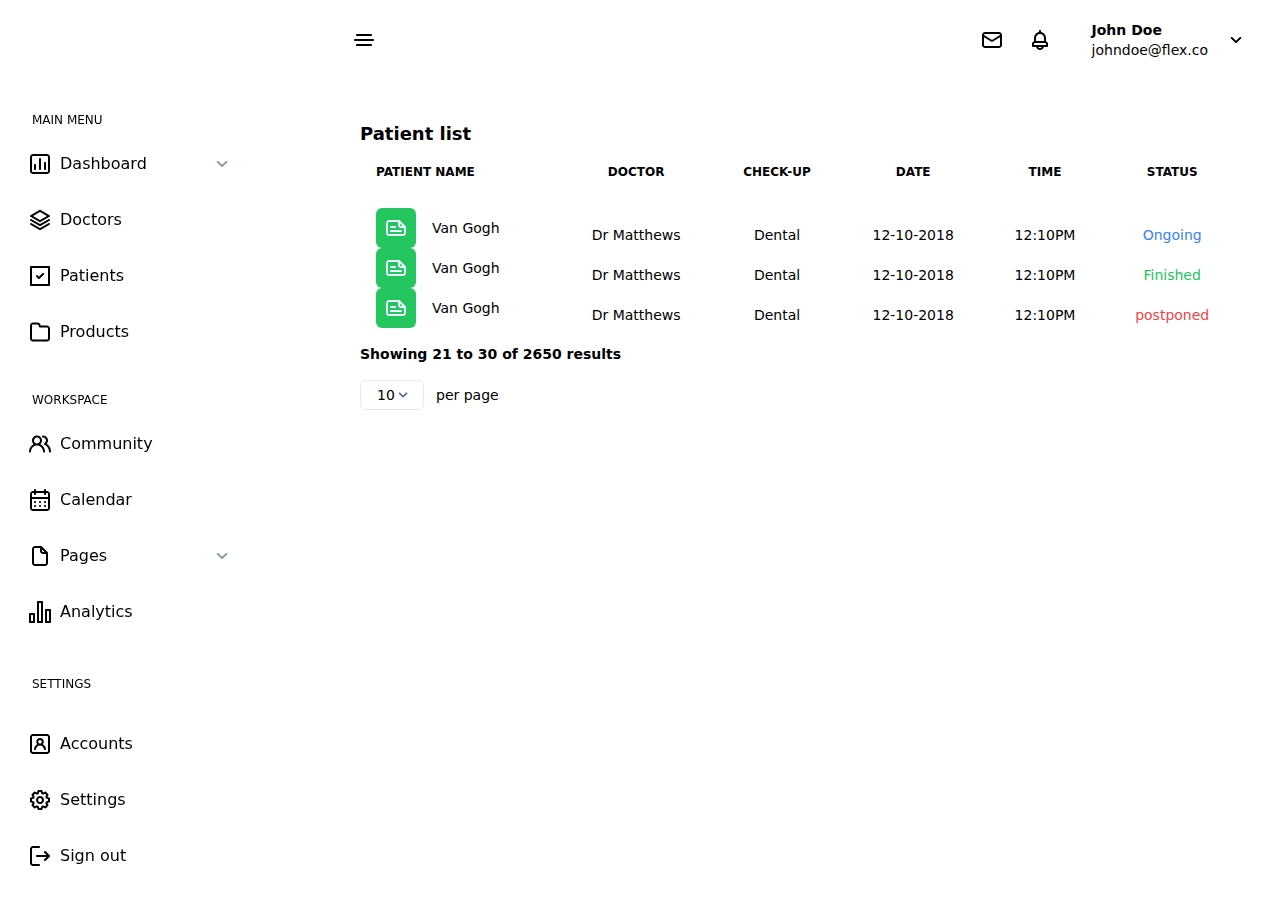
<file: dashboard/patients/index.html>
<!DOCTYPE html>
<html >
<head><meta charset="utf-8">
<meta name="viewport" content="width=device-width, initial-scale=1">
<link rel="preload" as="fetch" crossorigin="anonymous" href="/dashboard/patients/_payload.json">
<style>/*! tailwindcss v3.3.5 | MIT License | https://tailwindcss.com*/*,:after,:before{border:0 solid #e5e7eb;box-sizing:border-box}:after,:before{--tw-content:""}html{-webkit-text-size-adjust:100%;font-feature-settings:normal;font-family:ui-sans-serif,system-ui,-apple-system,BlinkMacSystemFont,Segoe UI,Roboto,Helvetica Neue,Arial,Noto Sans,sans-serif,Apple Color Emoji,Segoe UI Emoji,Segoe UI Symbol,Noto Color Emoji;font-variation-settings:normal;line-height:1.5;tab-size:4}body{line-height:inherit;margin:0}hr{border-top-width:1px;color:inherit;height:0}abbr:where([title]){-webkit-text-decoration:underline dotted;text-decoration:underline dotted}h1,h2,h3,h4,h5,h6{font-size:inherit;font-weight:inherit}a{color:inherit;text-decoration:inherit}b,strong{font-weight:bolder}code,kbd,pre,samp{font-family:ui-monospace,SFMono-Regular,Menlo,Monaco,Consolas,Liberation Mono,Courier New,monospace;font-size:1em}small{font-size:80%}sub,sup{font-size:75%;line-height:0;position:relative;vertical-align:baseline}sub{bottom:-.25em}sup{top:-.5em}table{border-collapse:collapse;border-color:inherit;text-indent:0}button,input,optgroup,select,textarea{font-feature-settings:inherit;color:inherit;font-family:inherit;font-size:100%;font-variation-settings:inherit;font-weight:inherit;line-height:inherit;margin:0;padding:0}button,select{text-transform:none}[type=button],[type=reset],[type=submit],button{-webkit-appearance:button;background-color:transparent;background-image:none}:-moz-focusring{outline:auto}:-moz-ui-invalid{box-shadow:none}progress{vertical-align:baseline}::-webkit-inner-spin-button,::-webkit-outer-spin-button{height:auto}[type=search]{-webkit-appearance:textfield;outline-offset:-2px}::-webkit-search-decoration{-webkit-appearance:none}::-webkit-file-upload-button{-webkit-appearance:button;font:inherit}summary{display:list-item}blockquote,dd,dl,figure,h1,h2,h3,h4,h5,h6,hr,p,pre{margin:0}fieldset{margin:0}fieldset,legend{padding:0}menu,ol,ul{list-style:none;margin:0;padding:0}dialog{padding:0}textarea{resize:vertical}input::placeholder,textarea::placeholder{color:#9ca3af;opacity:1}[role=button],button{cursor:pointer}:disabled{cursor:default}audio,canvas,embed,iframe,img,object,svg,video{display:block;vertical-align:middle}img,video{height:auto;max-width:100%}[hidden]{display:none}*,:after,:before{--tw-border-spacing-x:0;--tw-border-spacing-y:0;--tw-translate-x:0;--tw-translate-y:0;--tw-rotate:0;--tw-skew-x:0;--tw-skew-y:0;--tw-scale-x:1;--tw-scale-y:1;--tw-pan-x: ;--tw-pan-y: ;--tw-pinch-zoom: ;--tw-scroll-snap-strictness:proximity;--tw-gradient-from-position: ;--tw-gradient-via-position: ;--tw-gradient-to-position: ;--tw-ordinal: ;--tw-slashed-zero: ;--tw-numeric-figure: ;--tw-numeric-spacing: ;--tw-numeric-fraction: ;--tw-ring-inset: ;--tw-ring-offset-width:0px;--tw-ring-offset-color:#fff;--tw-ring-color:rgba(59,130,246,.5);--tw-ring-offset-shadow:0 0 #0000;--tw-ring-shadow:0 0 #0000;--tw-shadow:0 0 #0000;--tw-shadow-colored:0 0 #0000;--tw-blur: ;--tw-brightness: ;--tw-contrast: ;--tw-grayscale: ;--tw-hue-rotate: ;--tw-invert: ;--tw-saturate: ;--tw-sepia: ;--tw-drop-shadow: ;--tw-backdrop-blur: ;--tw-backdrop-brightness: ;--tw-backdrop-contrast: ;--tw-backdrop-grayscale: ;--tw-backdrop-hue-rotate: ;--tw-backdrop-invert: ;--tw-backdrop-opacity: ;--tw-backdrop-saturate: ;--tw-backdrop-sepia: }::backdrop{--tw-border-spacing-x:0;--tw-border-spacing-y:0;--tw-translate-x:0;--tw-translate-y:0;--tw-rotate:0;--tw-skew-x:0;--tw-skew-y:0;--tw-scale-x:1;--tw-scale-y:1;--tw-pan-x: ;--tw-pan-y: ;--tw-pinch-zoom: ;--tw-scroll-snap-strictness:proximity;--tw-gradient-from-position: ;--tw-gradient-via-position: ;--tw-gradient-to-position: ;--tw-ordinal: ;--tw-slashed-zero: ;--tw-numeric-figure: ;--tw-numeric-spacing: ;--tw-numeric-fraction: ;--tw-ring-inset: ;--tw-ring-offset-width:0px;--tw-ring-offset-color:#fff;--tw-ring-color:rgba(59,130,246,.5);--tw-ring-offset-shadow:0 0 #0000;--tw-ring-shadow:0 0 #0000;--tw-shadow:0 0 #0000;--tw-shadow-colored:0 0 #0000;--tw-blur: ;--tw-brightness: ;--tw-contrast: ;--tw-grayscale: ;--tw-hue-rotate: ;--tw-invert: ;--tw-saturate: ;--tw-sepia: ;--tw-drop-shadow: ;--tw-backdrop-blur: ;--tw-backdrop-brightness: ;--tw-backdrop-contrast: ;--tw-backdrop-grayscale: ;--tw-backdrop-hue-rotate: ;--tw-backdrop-invert: ;--tw-backdrop-opacity: ;--tw-backdrop-saturate: ;--tw-backdrop-sepia: }.\!container{width:100%!important}.container{width:100%}@media (min-width:640px){.\!container{max-width:640px!important}.container{max-width:640px}}@media (min-width:768px){.\!container{max-width:768px!important}.container{max-width:768px}}@media (min-width:1024px){.\!container{max-width:1024px!important}.container{max-width:1024px}}@media (min-width:1280px){.\!container{max-width:1280px!important}.container{max-width:1280px}}@media (min-width:1536px){.\!container{max-width:1536px!important}.container{max-width:1536px}}.sr-only{clip:rect(0,0,0,0);border-width:0;height:1px;margin:-1px;overflow:hidden;padding:0;position:absolute;white-space:nowrap;width:1px}.visible{visibility:visible}.collapse{visibility:collapse}.static{position:static}.fixed{position:fixed}.absolute{position:absolute}.relative{position:relative}.sticky{position:sticky}.inset-0{inset:0}.-bottom-8{bottom:-2rem}.-left-14{left:-3.5rem}.-left-4{left:-1rem}.-right-7{right:-1.75rem}.-top-12{top:-3rem}.bottom-0{bottom:0}.left-0{left:0}.right-0{right:0}.right-3{right:.75rem}.right-4{right:1rem}.top-0{top:0}.top-1\/2{top:50%}.top-40{top:10rem}.top-5{top:1.25rem}.z-10{z-index:10}.z-50{z-index:50}.-m-2{margin:-.5rem}.-m-3{margin:-.75rem}.-m-6{margin:-1.5rem}.m-auto{margin:auto}.-mx-3{margin-left:-.75rem;margin-right:-.75rem}.-mx-4{margin-left:-1rem;margin-right:-1rem}.-mx-5{margin-left:-1.25rem;margin-right:-1.25rem}.mx-auto{margin-left:auto;margin-right:auto}.my-2{margin-bottom:.5rem;margin-top:.5rem}.my-4{margin-bottom:1rem;margin-top:1rem}.mb-10{margin-bottom:2.5rem}.mb-12{margin-bottom:3rem}.mb-16{margin-bottom:4rem}.mb-2{margin-bottom:.5rem}.mb-3{margin-bottom:.75rem}.mb-4{margin-bottom:1rem}.mb-6{margin-bottom:1.5rem}.mb-7{margin-bottom:1.75rem}.mb-8{margin-bottom:2rem}.ml-7{margin-left:1.75rem}.ml-auto{margin-left:auto}.mr-12{margin-right:3rem}.mr-2{margin-right:.5rem}.mr-3{margin-right:.75rem}.mr-6{margin-right:1.5rem}.mt-1{margin-top:.25rem}.mt-28{margin-top:7rem}.block{display:block}.inline-block{display:inline-block}.inline{display:inline}.flex{display:flex}.inline-flex{display:inline-flex}.table{display:table}.grid{display:grid}.contents{display:contents}.hidden{display:none}.h-10{height:2.5rem}.h-11{height:2.75rem}.h-16{height:4rem}.h-20{height:5rem}.h-32{height:8rem}.h-60{height:15rem}.h-72{height:18rem}.h-8{height:2rem}.h-full{height:100%}.h-screen{height:100vh}.min-h-full{min-height:100%}.w-1\/2{width:50%}.w-1\/5{width:20%}.w-10{width:2.5rem}.w-16{width:4rem}.w-20{width:5rem}.w-28{width:7rem}.w-4\/6{width:66.666667%}.w-64{width:16rem}.w-8{width:2rem}.w-9\/12{width:75%}.w-auto{width:auto}.w-full{width:100%}.min-w-full{min-width:100%}.max-w-max{max-width:max-content}.max-w-md{max-width:28rem}.max-w-sm{max-width:24rem}.max-w-xs{max-width:20rem}.flex-1{flex:1 1 0%}.-translate-y-1\/2{--tw-translate-y:-50%;transform:translate(var(--tw-translate-x),-50%) rotate(var(--tw-rotate)) skewX(var(--tw-skew-x)) skewY(var(--tw-skew-y)) scaleX(var(--tw-scale-x)) scaleY(var(--tw-scale-y))}.-translate-y-1\/2,.transform{transform:translate(var(--tw-translate-x),var(--tw-translate-y)) rotate(var(--tw-rotate)) skewX(var(--tw-skew-x)) skewY(var(--tw-skew-y)) scaleX(var(--tw-scale-x)) scaleY(var(--tw-scale-y))}@keyframes spin{to{transform:rotate(1turn)}}.animate-spin{animation:spin 1s linear infinite}.resize{resize:both}.appearance-none{-webkit-appearance:none;appearance:none}.flex-col{flex-direction:column}.flex-wrap{flex-wrap:wrap}.place-items-center{place-items:center}.items-center{align-items:center}.justify-end{justify-content:flex-end}.justify-center{justify-content:center}.justify-between{justify-content:space-between}.space-x-2>:not([hidden])~:not([hidden]){--tw-space-x-reverse:0;margin-left:.5rem;margin-left:calc(.5rem*(1 - var(--tw-space-x-reverse)));margin-right:0;margin-right:calc(.5rem*var(--tw-space-x-reverse))}.space-x-4>:not([hidden])~:not([hidden]){--tw-space-x-reverse:0;margin-left:1rem;margin-left:calc(1rem*(1 - var(--tw-space-x-reverse)));margin-right:0;margin-right:calc(1rem*var(--tw-space-x-reverse))}.space-x-6>:not([hidden])~:not([hidden]){--tw-space-x-reverse:0;margin-left:1.5rem;margin-left:calc(1.5rem*(1 - var(--tw-space-x-reverse)));margin-right:0;margin-right:calc(1.5rem*var(--tw-space-x-reverse))}.space-y-2>:not([hidden])~:not([hidden]){--tw-space-y-reverse:0;margin-bottom:0;margin-bottom:calc(.5rem*var(--tw-space-y-reverse));margin-top:.5rem;margin-top:calc(.5rem*(1 - var(--tw-space-y-reverse)))}.divide-y>:not([hidden])~:not([hidden]){--tw-divide-y-reverse:0;border-bottom-width:0;border-bottom-width:calc(1px*var(--tw-divide-y-reverse));border-top-width:1px;border-top-width:calc(1px*(1 - var(--tw-divide-y-reverse)))}.divide-green-500>:not([hidden])~:not([hidden]){--tw-divide-opacity:1;border-color:#22c55e;border-color:rgb(34 197 94/var(--tw-divide-opacity))}.self-center{align-self:center}.overflow-hidden{overflow:hidden}.overflow-x-auto{overflow-x:auto}.overflow-y-auto{overflow-y:auto}.whitespace-nowrap{white-space:nowrap}.rounded{border-radius:.25rem}.rounded-full{border-radius:9999px}.rounded-lg{border-radius:.5rem}.rounded-md{border-radius:.375rem}.rounded-l-md{border-bottom-left-radius:.375rem;border-top-left-radius:.375rem}.rounded-r-md{border-bottom-right-radius:.375rem;border-top-right-radius:.375rem}.border{border-width:1px}.border-b{border-bottom-width:1px}.border-b-2{border-bottom-width:2px}.border-r{border-right-width:1px}.border-black{--tw-border-opacity:1;border-color:#000;border-color:rgb(0 0 0/var(--tw-border-opacity))}.border-blue-500{--tw-border-opacity:1;border-color:#3b82f6;border-color:rgb(59 130 246/var(--tw-border-opacity))}.border-gray-100{--tw-border-opacity:1;border-color:#f3f4f6;border-color:rgb(243 244 246/var(--tw-border-opacity))}.border-green-500{--tw-border-opacity:1;border-color:#22c55e;border-color:rgb(34 197 94/var(--tw-border-opacity))}.bg-black{--tw-bg-opacity:1;background-color:#000;background-color:rgb(0 0 0/var(--tw-bg-opacity))}.bg-gray-100{--tw-bg-opacity:1;background-color:#f3f4f6;background-color:rgb(243 244 246/var(--tw-bg-opacity))}.bg-green-100{--tw-bg-opacity:1;background-color:#dcfce7;background-color:rgb(220 252 231/var(--tw-bg-opacity))}.bg-green-500{--tw-bg-opacity:1;background-color:#22c55e;background-color:rgb(34 197 94/var(--tw-bg-opacity))}.bg-transparent{background-color:transparent}.bg-white{--tw-bg-opacity:1;background-color:#fff;background-color:rgb(255 255 255/var(--tw-bg-opacity))}.bg-opacity-50{--tw-bg-opacity:0.5}.bg-opacity-80{--tw-bg-opacity:0.8}.fill-green-500{fill:#22c55e}.p-10{padding:2.5rem}.p-2{padding:.5rem}.p-3{padding:.75rem}.p-4{padding:1rem}.p-6{padding:1.5rem}.p-8{padding:2rem}.px-10{padding-left:2.5rem;padding-right:2.5rem}.px-2{padding-left:.5rem;padding-right:.5rem}.px-3{padding-left:.75rem;padding-right:.75rem}.px-4{padding-left:1rem;padding-right:1rem}.px-5{padding-left:1.25rem;padding-right:1.25rem}.px-6{padding-left:1.5rem;padding-right:1.5rem}.px-7{padding-left:1.75rem;padding-right:1.75rem}.px-8{padding-left:2rem;padding-right:2rem}.py-1{padding-bottom:.25rem;padding-top:.25rem}.py-12{padding-bottom:3rem;padding-top:3rem}.py-2{padding-bottom:.5rem;padding-top:.5rem}.py-20{padding-bottom:5rem;padding-top:5rem}.py-24{padding-bottom:6rem;padding-top:6rem}.py-3{padding-bottom:.75rem;padding-top:.75rem}.py-4{padding-bottom:1rem;padding-top:1rem}.py-5{padding-bottom:1.25rem;padding-top:1.25rem}.py-6{padding-bottom:1.5rem;padding-top:1.5rem}.py-8{padding-bottom:2rem;padding-top:2rem}.py-px{padding-bottom:1px;padding-top:1px}.pb-4{padding-bottom:1rem}.pb-8{padding-bottom:2rem}.pl-12{padding-left:3rem}.pt-4{padding-top:1rem}.pt-6{padding-top:1.5rem}.text-left{text-align:left}.text-center{text-align:center}.text-2xl{font-size:1.5rem;line-height:2rem}.text-3xl{font-size:1.875rem;line-height:2.25rem}.text-4xl{font-size:2.25rem;line-height:2.5rem}.text-5xl{font-size:3rem;line-height:1}.text-base{font-size:1rem;line-height:1.5rem}.text-lg{font-size:1.125rem;line-height:1.75rem}.text-sm{font-size:.875rem;line-height:1.25rem}.text-xl{font-size:1.25rem;line-height:1.75rem}.text-xs{font-size:.75rem;line-height:1rem}.font-bold{font-weight:700}.font-medium{font-weight:500}.font-semibold{font-weight:600}.font-thin{font-weight:100}.uppercase{text-transform:uppercase}.ordinal{--tw-ordinal:ordinal;font-variant-numeric:ordinal var(--tw-slashed-zero) var(--tw-numeric-figure) var(--tw-numeric-spacing) var(--tw-numeric-fraction);font-variant-numeric:var(--tw-ordinal) var(--tw-slashed-zero) var(--tw-numeric-figure) var(--tw-numeric-spacing) var(--tw-numeric-fraction)}.leading-4{line-height:1rem}.leading-5{line-height:1.25rem}.leading-6{line-height:1.5rem}.leading-tight{line-height:1.25}.tracking-tight{letter-spacing:-.025em}.tracking-tighter{letter-spacing:-.05em}.text-black{--tw-text-opacity:1;color:#000;color:rgb(0 0 0/var(--tw-text-opacity))}.text-blue-500{--tw-text-opacity:1;color:#3b82f6;color:rgb(59 130 246/var(--tw-text-opacity))}.text-green-50{--tw-text-opacity:1;color:#f0fdf4;color:rgb(240 253 244/var(--tw-text-opacity))}.text-green-500{--tw-text-opacity:1;color:#22c55e;color:rgb(34 197 94/var(--tw-text-opacity))}.text-red-500{--tw-text-opacity:1;color:#ef4444;color:rgb(239 68 68/var(--tw-text-opacity))}.text-white{--tw-text-opacity:1;color:#fff;color:rgb(255 255 255/var(--tw-text-opacity))}.opacity-60{opacity:.6}.shadow{--tw-shadow:0 1px 3px 0 rgba(0,0,0,.1),0 1px 2px -1px rgba(0,0,0,.1);--tw-shadow-colored:0 1px 3px 0 var(--tw-shadow-color),0 1px 2px -1px var(--tw-shadow-color);box-shadow:0 0 #0000,0 0 #0000,0 1px 3px 0 rgba(0,0,0,.1),0 1px 2px -1px rgba(0,0,0,.1);box-shadow:var(--tw-ring-offset-shadow,0 0 #0000),var(--tw-ring-shadow,0 0 #0000),var(--tw-shadow)}.shadow-lg{--tw-shadow:0 10px 15px -3px rgba(0,0,0,.1),0 4px 6px -4px rgba(0,0,0,.1);--tw-shadow-colored:0 10px 15px -3px var(--tw-shadow-color),0 4px 6px -4px var(--tw-shadow-color);box-shadow:0 0 #0000,0 0 #0000,0 10px 15px -3px rgba(0,0,0,.1),0 4px 6px -4px rgba(0,0,0,.1);box-shadow:var(--tw-ring-offset-shadow,0 0 #0000),var(--tw-ring-shadow,0 0 #0000),var(--tw-shadow)}.shadow-md{--tw-shadow:0 4px 6px -1px rgba(0,0,0,.1),0 2px 4px -2px rgba(0,0,0,.1);--tw-shadow-colored:0 4px 6px -1px var(--tw-shadow-color),0 2px 4px -2px var(--tw-shadow-color);box-shadow:0 0 #0000,0 0 #0000,0 4px 6px -1px rgba(0,0,0,.1),0 2px 4px -2px rgba(0,0,0,.1);box-shadow:var(--tw-ring-offset-shadow,0 0 #0000),var(--tw-ring-shadow,0 0 #0000),var(--tw-shadow)}.shadow-sm{--tw-shadow:0 1px 2px 0 rgba(0,0,0,.05);--tw-shadow-colored:0 1px 2px 0 var(--tw-shadow-color);box-shadow:0 0 #0000,0 0 #0000,0 1px 2px 0 rgba(0,0,0,.05);box-shadow:var(--tw-ring-offset-shadow,0 0 #0000),var(--tw-ring-shadow,0 0 #0000),var(--tw-shadow)}.shadow-black{--tw-shadow-color:#000;--tw-shadow:var(--tw-shadow-colored)}.shadow-green-300{--tw-shadow-color:#86efac;--tw-shadow:var(--tw-shadow-colored)}.outline-none{outline:2px solid transparent;outline-offset:2px}.blur{--tw-blur:blur(8px);filter:blur(8px) var(--tw-brightness) var(--tw-contrast) var(--tw-grayscale) var(--tw-hue-rotate) var(--tw-invert) var(--tw-saturate) var(--tw-sepia) var(--tw-drop-shadow);filter:var(--tw-blur) var(--tw-brightness) var(--tw-contrast) var(--tw-grayscale) var(--tw-hue-rotate) var(--tw-invert) var(--tw-saturate) var(--tw-sepia) var(--tw-drop-shadow)}.\!filter{filter:var(--tw-blur) var(--tw-brightness) var(--tw-contrast) var(--tw-grayscale) var(--tw-hue-rotate) var(--tw-invert) var(--tw-saturate) var(--tw-sepia) var(--tw-drop-shadow)!important}.filter{filter:var(--tw-blur) var(--tw-brightness) var(--tw-contrast) var(--tw-grayscale) var(--tw-hue-rotate) var(--tw-invert) var(--tw-saturate) var(--tw-sepia) var(--tw-drop-shadow)}.transition{transition-duration:.15s;transition-property:color,background-color,border-color,text-decoration-color,fill,stroke,opacity,box-shadow,transform,filter,-webkit-backdrop-filter;transition-property:color,background-color,border-color,text-decoration-color,fill,stroke,opacity,box-shadow,transform,filter,backdrop-filter;transition-property:color,background-color,border-color,text-decoration-color,fill,stroke,opacity,box-shadow,transform,filter,backdrop-filter,-webkit-backdrop-filter;transition-timing-function:cubic-bezier(.4,0,.2,1)}.duration-200{transition-duration:.2s}.ease-in{transition-timing-function:cubic-bezier(.4,0,1,1)}.ease-out{transition-timing-function:cubic-bezier(0,0,.2,1)}.hover\:border-green-500:hover{--tw-border-opacity:1;border-color:#22c55e;border-color:rgb(34 197 94/var(--tw-border-opacity))}.hover\:bg-green-600:hover{--tw-bg-opacity:1;background-color:#16a34a;background-color:rgb(22 163 74/var(--tw-bg-opacity))}.hover\:bg-white:hover{--tw-bg-opacity:1;background-color:#fff;background-color:rgb(255 255 255/var(--tw-bg-opacity))}.hover\:text-green-500:hover{--tw-text-opacity:1;color:#22c55e;color:rgb(34 197 94/var(--tw-text-opacity))}.hover\:text-green-600:hover{--tw-text-opacity:1;color:#16a34a;color:rgb(22 163 74/var(--tw-text-opacity))}.hover\:underline:hover{text-decoration-line:underline}.hover\:opacity-80:hover{opacity:.8}.hover\:shadow-xl:hover{--tw-shadow:0 20px 25px -5px rgba(0,0,0,.1),0 8px 10px -6px rgba(0,0,0,.1);--tw-shadow-colored:0 20px 25px -5px var(--tw-shadow-color),0 8px 10px -6px var(--tw-shadow-color);box-shadow:0 0 #0000,0 0 #0000,0 20px 25px -5px rgba(0,0,0,.1),0 8px 10px -6px rgba(0,0,0,.1);box-shadow:var(--tw-ring-offset-shadow,0 0 #0000),var(--tw-ring-shadow,0 0 #0000),var(--tw-shadow)}.focus\:border-green-500:focus{--tw-border-opacity:1;border-color:#22c55e;border-color:rgb(34 197 94/var(--tw-border-opacity))}.focus\:outline-none:focus{outline:2px solid transparent;outline-offset:2px}.focus\:ring-2:focus{--tw-ring-offset-shadow:var(--tw-ring-inset) 0 0 0 var(--tw-ring-offset-width) var(--tw-ring-offset-color);--tw-ring-shadow:var(--tw-ring-inset) 0 0 0 calc(2px + var(--tw-ring-offset-width)) var(--tw-ring-color);box-shadow:var(--tw-ring-inset) 0 0 0 var(--tw-ring-offset-width) var(--tw-ring-offset-color),var(--tw-ring-inset) 0 0 0 calc(2px + var(--tw-ring-offset-width)) var(--tw-ring-color),0 0 #0000;box-shadow:var(--tw-ring-offset-shadow),var(--tw-ring-shadow),var(--tw-shadow,0 0 #0000)}.focus\:ring-green-500:focus{--tw-ring-opacity:1;--tw-ring-color:rgb(34 197 94/var(--tw-ring-opacity))}.focus\:ring-opacity-50:focus{--tw-ring-opacity:0.5}@media (prefers-color-scheme:dark){.dark\:text-gray-600{--tw-text-opacity:1;color:#4b5563;color:rgb(75 85 99/var(--tw-text-opacity))}}@media (min-width:640px){.sm\:p-0{padding:0}}@media (min-width:768px){.md\:inset-0{inset:0}.md\:mb-0{margin-bottom:0}.md\:mr-0{margin-right:0}.md\:mr-4{margin-right:1rem}.md\:w-1\/2{width:50%}.md\:w-1\/3{width:33.333333%}.md\:w-1\/4{width:25%}.md\:w-2\/3{width:66.666667%}.md\:w-3\/4{width:75%}.md\:w-auto{width:auto}.md\:justify-end{justify-content:flex-end}.md\:px-6{padding-left:1.5rem;padding-right:1.5rem}.md\:py-0{padding-bottom:0;padding-top:0}.md\:py-2{padding-bottom:.5rem;padding-top:.5rem}.md\:py-28{padding-bottom:7rem;padding-top:7rem}.md\:py-32{padding-top:8rem}.md\:pb-32,.md\:py-32{padding-bottom:8rem}.md\:text-2xl{font-size:1.5rem;line-height:2rem}.md\:text-3xl{font-size:1.875rem;line-height:2.25rem}.md\:text-4xl{font-size:2.25rem;line-height:2.5rem}.md\:text-5xl{font-size:3rem;line-height:1}.md\:text-lg{font-size:1.125rem;line-height:1.75rem}.md\:text-xl{font-size:1.25rem;line-height:1.75rem}}@media (min-width:1024px){.lg\:left-1\/3{left:33.333333%}.lg\:-mx-6{margin-left:-1.5rem;margin-right:-1.5rem}.lg\:mb-0{margin-bottom:0}.lg\:flex{display:flex}.lg\:w-1\/2{width:50%}.lg\:w-1\/3{width:33.333333%}.lg\:w-auto{width:auto}.lg\:flex-1{flex:1 1 0%}.lg\:items-center{align-items:center}.lg\:text-6xl{font-size:3.75rem;line-height:1}}@media (min-width:1280px){.xl\:top-4{top:1rem}.xl\:ml-80{margin-left:20rem}.xl\:block{display:block}.xl\:flex{display:flex}.xl\:hidden{display:none}.xl\:w-1\/3{width:33.333333%}.xl\:w-1\/4{width:25%}.xl\:items-center{align-items:center}.xl\:justify-center{justify-content:center}}</style>
<link rel="modulepreload" as="script" crossorigin href="/_nuxt/entry.d073ee5d.js">
<link rel="modulepreload" as="script" crossorigin href="/_nuxt/dashboard.de1fc1c4.js">
<link rel="modulepreload" as="script" crossorigin href="/_nuxt/nuxt-link.e5d570f8.js">
<link rel="modulepreload" as="script" crossorigin href="/_nuxt/patients.d76ab1fc.js">
<link rel="prefetch" as="script" crossorigin href="/_nuxt/default.7e65f318.js">
<link rel="prefetch" as="script" crossorigin href="/_nuxt/error-404.03dde285.js">
<link rel="prefetch" as="script" crossorigin href="/_nuxt/vue.f36acd1f.ad6a3274.js">
<link rel="prefetch" as="script" crossorigin href="/_nuxt/error-500.1fe05a7f.js">
<script type="module" src="/_nuxt/entry.d073ee5d.js" crossorigin></script></head>
<body ><div id="__nuxt"><div><section class="overflow-hidden min-h-full"><div class="relative z-50 flex items-center justify-between xl:hidden bg-coolGray-50 px-8 py-5 -mx-3"><div class="w-auto px-3"><a href="/" class="block max-w-max"></a></div><div class="w-auto px-3"><button class="navbar-burger self-center ml-auto block xl:hidden" to="/"><svg width="35" height="35" viewBox="0 0 32 32" fill="none" xmlns="http://www.w3.org/2000/svg"><rect class="text-coolGray-100" width="32" height="32" rx="6" fill="currentColor"></rect><path class="text-coolGray-400" d="M7 12H25C25.2652 12 25.5196 11.8946 25.7071 11.7071C25.8946 11.5196 26 11.2652 26 11C26 10.7348 25.8946 10.4804 25.7071 10.2929C25.5196 10.1054 25.2652 10 25 10H7C6.73478 10 6.48043 10.1054 6.29289 10.2929C6.10536 10.4804 6 10.7348 6 11C6 11.2652 6.10536 11.5196 6.29289 11.7071C6.48043 11.8946 6.73478 12 7 12ZM25 15H7C6.73478 15 6.48043 15.1054 6.29289 15.2929C6.10536 15.4804 6 15.7348 6 16C6 16.2652 6.10536 16.5196 6.29289 16.7071C6.48043 16.8946 6.73478 17 7 17H25C25.2652 17 25.5196 16.8946 25.7071 16.7071C25.8946 16.5196 26 16.2652 26 16C26 15.7348 25.8946 15.4804 25.7071 15.2929C25.5196 15.1054 25.2652 15 25 15ZM25 20H7C6.73478 20 6.48043 20.1054 6.29289 20.2929C6.10536 20.4804 6 20.7348 6 21C6 21.2652 6.10536 21.5196 6.29289 21.7071C6.48043 21.8946 6.73478 22 7 22H25C25.2652 22 25.5196 21.8946 25.7071 21.7071C25.8946 21.5196 26 21.2652 26 21C26 20.7348 25.8946 20.4804 25.7071 20.2929C25.5196 20.1054 25.2652 20 25 20Z" fill="currentColor"></path></svg></button></div></div><div class="navbar-menu z-50 fixed top-0 hidden flex xl:flex flex-col justify-between bg-coolGray-50 border-r border-coolGray-100 max-w-xs w-1/5 h-full overflow-y-auto"><div class="navbar-backdrop fixed xl:hidden inset-0 bg-coolGray-900 opacity-60"></div><div class="relative bg-coolGray-50"><div class="fixed -left-4 p-8 pl-12 max-w-xs w-9/12 z-50 bg-coolGray-50"><a href="/" class="block max-w-max"></a></div><div class="mt-28"><p class="px-8 mb-2 text-xs font-medium text-coolGray-500 uppercase">Main menu</p><ul class="px-4 mb-8"><li><a href="/dashboard" class="p-3 py-4 flex items-center justify-between text-coolGray-500 hover:text-green-500 hover:bg-white rounded-md"><div class="flex items-center"><svg class="mr-2" width="24" height="24" viewBox="0 0 24 24" fill="none" xmlns="http://www.w3.org/2000/svg"><path d="M12 6C11.7348 6 11.4804 6.10536 11.2929 6.29289C11.1054 6.48043 11 6.73478 11 7V17C11 17.2652 11.1054 17.5196 11.2929 17.7071C11.4804 17.8946 11.7348 18 12 18C12.2652 18 12.5196 17.8946 12.7071 17.7071C12.8946 17.5196 13 17.2652 13 17V7C13 6.73478 12.8946 6.48043 12.7071 6.29289C12.5196 6.10536 12.2652 6 12 6ZM7 12C6.73478 12 6.48043 12.1054 6.29289 12.2929C6.10536 12.4804 6 12.7348 6 13V17C6 17.2652 6.10536 17.5196 6.29289 17.7071C6.48043 17.8946 6.73478 18 7 18C7.26522 18 7.51957 17.8946 7.70711 17.7071C7.89464 17.5196 8 17.2652 8 17V13C8 12.7348 7.89464 12.4804 7.70711 12.2929C7.51957 12.1054 7.26522 12 7 12ZM17 10C16.7348 10 16.4804 10.1054 16.2929 10.2929C16.1054 10.4804 16 10.7348 16 11V17C16 17.2652 16.1054 17.5196 16.2929 17.7071C16.4804 17.8946 16.7348 18 17 18C17.2652 18 17.5196 17.8946 17.7071 17.7071C17.8946 17.5196 18 17.2652 18 17V11C18 10.7348 17.8946 10.4804 17.7071 10.2929C17.5196 10.1054 17.2652 10 17 10ZM19 2H5C4.20435 2 3.44129 2.31607 2.87868 2.87868C2.31607 3.44129 2 4.20435 2 5V19C2 19.7956 2.31607 20.5587 2.87868 21.1213C3.44129 21.6839 4.20435 22 5 22H19C19.7956 22 20.5587 21.6839 21.1213 21.1213C21.6839 20.5587 22 19.7956 22 19V5C22 4.20435 21.6839 3.44129 21.1213 2.87868C20.5587 2.31607 19.7956 2 19 2ZM20 19C20 19.2652 19.8946 19.5196 19.7071 19.7071C19.5196 19.8946 19.2652 20 19 20H5C4.73478 20 4.48043 19.8946 4.29289 19.7071C4.10536 19.5196 4 19.2652 4 19V5C4 4.73478 4.10536 4.48043 4.29289 4.29289C4.48043 4.10536 4.73478 4 5 4H19C19.2652 4 19.5196 4.10536 19.7071 4.29289C19.8946 4.48043 20 4.73478 20 5V19Z" fill="currentColor"></path></svg><p class="text-coolGray-800 font-medium text-base">Dashboard</p></div><svg width="12" height="8" viewBox="0 0 12 8" fill="none" xmlns="http://www.w3.org/2000/svg"><path d="M11 1.17C10.8126 0.983753 10.5592 0.879211 10.295 0.879211C10.0308 0.879211 9.77737 0.983753 9.59001 1.17L6.00001 4.71L2.46001 1.17C2.27265 0.983753 2.0192 0.879211 1.75501 0.879211C1.49082 0.879211 1.23737 0.983753 1.05001 1.17C0.956281 1.26297 0.881887 1.37357 0.831118 1.49543C0.780349 1.61729 0.754211 1.74799 0.754211 1.88C0.754211 2.01202 0.780349 2.14272 0.831118 2.26458C0.881887 2.38644 0.956281 2.49704 1.05001 2.59L5.29001 6.83C5.38297 6.92373 5.49357 6.99813 5.61543 7.04889C5.73729 7.09966 5.868 7.1258 6.00001 7.1258C6.13202 7.1258 6.26273 7.09966 6.38459 7.04889C6.50645 6.99813 6.61705 6.92373 6.71001 6.83L11 2.59C11.0937 2.49704 11.1681 2.38644 11.2189 2.26458C11.2697 2.14272 11.2958 2.01202 11.2958 1.88C11.2958 1.74799 11.2697 1.61729 11.2189 1.49543C11.1681 1.37357 11.0937 1.26297 11 1.17Z" fill="#8896AB"></path></svg></a></li><li><a href="/dashboard/doctors" class="p-3 py-4 flex items-center justify-between text-coolGray-500 hover:text-green-500 hover:bg-white rounded-md"><div class="flex items-center"><svg class="mr-2" width="24" height="24" viewBox="0 0 24 24" fill="none" xmlns="http://www.w3.org/2000/svg"><path d="M2.50003 8.86L11.5 14.06C11.6521 14.1478 11.8245 14.194 12 14.194C12.1756 14.194 12.348 14.1478 12.5 14.06L21.5 8.86C21.6512 8.77275 21.7768 8.64746 21.8646 8.49659C21.9523 8.34572 21.999 8.17452 22 8C22.0007 7.82379 21.9549 7.65053 21.8671 7.49775C21.7792 7.34497 21.6526 7.21811 21.5 7.13L12.5 1.94C12.348 1.85224 12.1756 1.80603 12 1.80603C11.8245 1.80603 11.6521 1.85224 11.5 1.94L2.50003 7.13C2.34743 7.21811 2.22081 7.34497 2.13301 7.49775C2.04521 7.65053 1.99933 7.82379 2.00003 8C2.00108 8.17452 2.04779 8.34572 2.13551 8.49659C2.22322 8.64746 2.34889 8.77275 2.50003 8.86ZM12 4L19 8L12 12L5.00003 8L12 4ZM20.5 11.17L12 16L3.50003 11.13C3.3859 11.0639 3.25981 11.021 3.12903 11.0038C2.99825 10.9866 2.86537 10.9955 2.73803 11.0299C2.61069 11.0643 2.49141 11.1235 2.38706 11.2042C2.28271 11.2849 2.19536 11.3854 2.13003 11.5C1.99966 11.7296 1.96539 12.0015 2.03471 12.2563C2.10403 12.5111 2.2713 12.7281 2.50003 12.86L11.5 18.06C11.6521 18.1478 11.8245 18.194 12 18.194C12.1756 18.194 12.348 18.1478 12.5 18.06L21.5 12.86C21.7288 12.7281 21.896 12.5111 21.9654 12.2563C22.0347 12.0015 22.0004 11.7296 21.87 11.5C21.8047 11.3854 21.7173 11.2849 21.613 11.2042C21.5087 11.1235 21.3894 11.0643 21.262 11.0299C21.1347 10.9955 21.0018 10.9866 20.871 11.0038C20.7402 11.021 20.6142 11.0639 20.5 11.13V11.17ZM20.5 15.17L12 20L3.50003 15.13C3.3859 15.0639 3.25981 15.021 3.12903 15.0038C2.99825 14.9866 2.86537 14.9955 2.73803 15.0299C2.61069 15.0643 2.49141 15.1235 2.38706 15.2042C2.28271 15.2849 2.19536 15.3854 2.13003 15.5C1.99966 15.7296 1.96539 16.0015 2.03471 16.2563C2.10403 16.5111 2.2713 16.7281 2.50003 16.86L11.5 22.06C11.6521 22.1478 11.8245 22.194 12 22.194C12.1756 22.194 12.348 22.1478 12.5 22.06L21.5 16.86C21.7288 16.7281 21.896 16.5111 21.9654 16.2563C22.0347 16.0015 22.0004 15.7296 21.87 15.5C21.8047 15.3854 21.7173 15.2849 21.613 15.2042C21.5087 15.1235 21.3894 15.0643 21.262 15.0299C21.1347 14.9955 21.0018 14.9866 20.871 15.0038C20.7402 15.021 20.6142 15.0639 20.5 15.13V15.17Z" fill="currentColor"></path></svg><p class="text-coolGray-800 font-medium text-base">Doctors</p></div></a></li><li><a aria-current="page" href="/dashboard/patients" class="router-link-active router-link-exact-active p-3 py-4 flex items-center justify-between text-coolGray-500 hover:text-green-500 hover:bg-white rounded-md"><div class="flex items-center"><svg class="mr-2" width="24" height="24" viewBox="0 0 24 24" fill="none" xmlns="http://www.w3.org/2000/svg"><path d="M10.21 14.75C10.303 14.8437 10.4136 14.9181 10.5354 14.9689C10.6573 15.0197 10.788 15.0458 10.92 15.0458C11.052 15.0458 11.1827 15.0197 11.3046 14.9689C11.4264 14.9181 11.537 14.8437 11.63 14.75L15.71 10.67C15.8983 10.4817 16.0041 10.2263 16.0041 9.96C16.0041 9.6937 15.8983 9.4383 15.71 9.25C15.5217 9.0617 15.2663 8.95591 15 8.95591C14.7337 8.95591 14.4783 9.0617 14.29 9.25L10.92 12.63L9.71 11.41C9.5217 11.2217 9.2663 11.1159 9 11.1159C8.7337 11.1159 8.4783 11.2217 8.29 11.41C8.1017 11.5983 7.99591 11.8537 7.99591 12.12C7.99591 12.3863 8.1017 12.6417 8.29 12.83L10.21 14.75ZM21 2H3C2.73478 2 2.48043 2.10536 2.29289 2.29289C2.10536 2.48043 2 2.73478 2 3V21C2 21.2652 2.10536 21.5196 2.29289 21.7071C2.48043 21.8946 2.73478 22 3 22H21C21.2652 22 21.5196 21.8946 21.7071 21.7071C21.8946 21.5196 22 21.2652 22 21V3C22 2.73478 21.8946 2.48043 21.7071 2.29289C21.5196 2.10536 21.2652 2 21 2ZM20 20H4V4H20V20Z" fill="currentColor"></path></svg><p class="text-coolGray-800 font-medium text-base">Patients</p></div></a></li><li><a class="p-3 py-4 flex items-center justify-between text-coolGray-500 hover:text-green-500 hover:bg-white rounded-md" href="#"><div class="flex items-center"><svg class="mr-2" width="24" height="24" viewBox="0 0 24 24" fill="none" xmlns="http://www.w3.org/2000/svg"><path d="M19 5.49999H12.72L12.4 4.49999C12.1926 3.91322 11.8077 3.4055 11.2989 3.04715C10.7901 2.68881 10.1824 2.49759 9.56 2.49999H5C4.20435 2.49999 3.44129 2.81606 2.87868 3.37867C2.31607 3.94128 2 4.70434 2 5.49999V18.5C2 19.2956 2.31607 20.0587 2.87868 20.6213C3.44129 21.1839 4.20435 21.5 5 21.5H19C19.7956 21.5 20.5587 21.1839 21.1213 20.6213C21.6839 20.0587 22 19.2956 22 18.5V8.49999C22 7.70434 21.6839 6.94128 21.1213 6.37867C20.5587 5.81606 19.7956 5.49999 19 5.49999ZM20 18.5C20 18.7652 19.8946 19.0196 19.7071 19.2071C19.5196 19.3946 19.2652 19.5 19 19.5H5C4.73478 19.5 4.48043 19.3946 4.29289 19.2071C4.10536 19.0196 4 18.7652 4 18.5V5.49999C4 5.23478 4.10536 4.98042 4.29289 4.79289C4.48043 4.60535 4.73478 4.49999 5 4.49999H9.56C9.76964 4.49945 9.97416 4.56481 10.1446 4.68683C10.3151 4.80886 10.4429 4.98137 10.51 5.17999L11.05 6.81999C11.1171 7.01861 11.2449 7.19113 11.4154 7.31315C11.5858 7.43517 11.7904 7.50053 12 7.49999H19C19.2652 7.49999 19.5196 7.60535 19.7071 7.79289C19.8946 7.98042 20 8.23478 20 8.49999V18.5Z" fill="currentColor"></path></svg><p class="text-coolGray-800 font-medium text-base">Products</p></div></a></li></ul><p class="px-8 mb-2 text-xs font-medium text-coolGray-500 uppercase">Workspace</p><ul class="px-4 pb-8"><li><a class="p-3 py-4 flex items-center justify-between text-coolGray-500 hover:text-green-500 hover:bg-white rounded-md" href="#"><div class="flex items-center"><svg class="mr-2" width="24" height="24" viewBox="0 0 24 24" fill="none" xmlns="http://www.w3.org/2000/svg"><path d="M12.3 12.22C12.8336 11.7581 13.2616 11.1869 13.5549 10.545C13.8482 9.90316 14 9.20571 14 8.5C14 7.17392 13.4732 5.90215 12.5355 4.96447C11.5979 4.02678 10.3261 3.5 9 3.5C7.67392 3.5 6.40215 4.02678 5.46447 4.96447C4.52678 5.90215 4 7.17392 4 8.5C3.99999 9.20571 4.1518 9.90316 4.44513 10.545C4.73845 11.1869 5.16642 11.7581 5.7 12.22C4.30014 12.8539 3.11247 13.8775 2.27898 15.1685C1.4455 16.4596 1.00147 17.9633 1 19.5C1 19.7652 1.10536 20.0196 1.29289 20.2071C1.48043 20.3946 1.73478 20.5 2 20.5C2.26522 20.5 2.51957 20.3946 2.70711 20.2071C2.89464 20.0196 3 19.7652 3 19.5C3 17.9087 3.63214 16.3826 4.75736 15.2574C5.88258 14.1321 7.4087 13.5 9 13.5C10.5913 13.5 12.1174 14.1321 13.2426 15.2574C14.3679 16.3826 15 17.9087 15 19.5C15 19.7652 15.1054 20.0196 15.2929 20.2071C15.4804 20.3946 15.7348 20.5 16 20.5C16.2652 20.5 16.5196 20.3946 16.7071 20.2071C16.8946 20.0196 17 19.7652 17 19.5C16.9985 17.9633 16.5545 16.4596 15.721 15.1685C14.8875 13.8775 13.6999 12.8539 12.3 12.22ZM9 11.5C8.40666 11.5 7.82664 11.3241 7.33329 10.9944C6.83994 10.6648 6.45542 10.1962 6.22836 9.64805C6.0013 9.09987 5.94189 8.49667 6.05764 7.91473C6.1734 7.33279 6.45912 6.79824 6.87868 6.37868C7.29824 5.95912 7.83279 5.6734 8.41473 5.55764C8.99667 5.44189 9.59987 5.5013 10.1481 5.72836C10.6962 5.95542 11.1648 6.33994 11.4944 6.83329C11.8241 7.32664 12 7.90666 12 8.5C12 9.29565 11.6839 10.0587 11.1213 10.6213C10.5587 11.1839 9.79565 11.5 9 11.5ZM18.74 11.82C19.38 11.0993 19.798 10.2091 19.9438 9.25634C20.0896 8.30362 19.9569 7.32907 19.5618 6.45C19.1666 5.57093 18.5258 4.8248 17.7165 4.30142C16.9071 3.77805 15.9638 3.49974 15 3.5C14.7348 3.5 14.4804 3.60536 14.2929 3.79289C14.1054 3.98043 14 4.23478 14 4.5C14 4.76522 14.1054 5.01957 14.2929 5.20711C14.4804 5.39464 14.7348 5.5 15 5.5C15.7956 5.5 16.5587 5.81607 17.1213 6.37868C17.6839 6.94129 18 7.70435 18 8.5C17.9986 9.02524 17.8593 9.5409 17.5961 9.99542C17.3328 10.4499 16.9549 10.8274 16.5 11.09C16.3517 11.1755 16.2279 11.2977 16.1404 11.4447C16.0528 11.5918 16.0045 11.7589 16 11.93C15.9958 12.0998 16.0349 12.2678 16.1137 12.4183C16.1924 12.5687 16.3081 12.6967 16.45 12.79L16.84 13.05L16.97 13.12C18.1754 13.6917 19.1923 14.596 19.901 15.7263C20.6096 16.8566 20.9805 18.1659 20.97 19.5C20.97 19.7652 21.0754 20.0196 21.2629 20.2071C21.4504 20.3946 21.7048 20.5 21.97 20.5C22.2352 20.5 22.4896 20.3946 22.6771 20.2071C22.8646 20.0196 22.97 19.7652 22.97 19.5C22.9782 17.9654 22.5938 16.4543 21.8535 15.1101C21.1131 13.7659 20.0413 12.6333 18.74 11.82Z" fill="currentColor"></path></svg><p class="text-coolGray-800 font-medium text-base">Community</p></div></a></li><li><a class="p-3 py-4 flex items-center justify-between text-coolGray-500 hover:text-green-500 hover:bg-white rounded-md" href="#"><div class="flex items-center"><svg class="mr-2" width="24" height="24" viewBox="0 0 24 24" fill="none" xmlns="http://www.w3.org/2000/svg"><path d="M12 19C12.1978 19 12.3911 18.9414 12.5556 18.8315C12.72 18.7216 12.8482 18.5654 12.9239 18.3827C12.9996 18.2 13.0194 17.9989 12.9808 17.8049C12.9422 17.6109 12.847 17.4327 12.7071 17.2929C12.5673 17.153 12.3891 17.0578 12.1951 17.0192C12.0011 16.9806 11.8 17.0004 11.6173 17.0761C11.4346 17.1518 11.2784 17.28 11.1685 17.4444C11.0586 17.6089 11 17.8022 11 18C11 18.2652 11.1054 18.5196 11.2929 18.7071C11.4804 18.8946 11.7348 19 12 19ZM17 19C17.1978 19 17.3911 18.9414 17.5556 18.8315C17.72 18.7216 17.8482 18.5654 17.9239 18.3827C17.9996 18.2 18.0194 17.9989 17.9808 17.8049C17.9422 17.6109 17.847 17.4327 17.7071 17.2929C17.5673 17.153 17.3891 17.0578 17.1951 17.0192C17.0011 16.9806 16.8 17.0004 16.6173 17.0761C16.4346 17.1518 16.2784 17.28 16.1685 17.4444C16.0586 17.6089 16 17.8022 16 18C16 18.2652 16.1054 18.5196 16.2929 18.7071C16.4804 18.8946 16.7348 19 17 19ZM17 15C17.1978 15 17.3911 14.9414 17.5556 14.8315C17.72 14.7216 17.8482 14.5654 17.9239 14.3827C17.9996 14.2 18.0194 13.9989 17.9808 13.8049C17.9422 13.6109 17.847 13.4327 17.7071 13.2929C17.5673 13.153 17.3891 13.0578 17.1951 13.0192C17.0011 12.9806 16.8 13.0004 16.6173 13.0761C16.4346 13.1518 16.2784 13.28 16.1685 13.4444C16.0586 13.6089 16 13.8022 16 14C16 14.2652 16.1054 14.5196 16.2929 14.7071C16.4804 14.8946 16.7348 15 17 15ZM12 15C12.1978 15 12.3911 14.9414 12.5556 14.8315C12.72 14.7216 12.8482 14.5654 12.9239 14.3827C12.9996 14.2 13.0194 13.9989 12.9808 13.8049C12.9422 13.6109 12.847 13.4327 12.7071 13.2929C12.5673 13.153 12.3891 13.0578 12.1951 13.0192C12.0011 12.9806 11.8 13.0004 11.6173 13.0761C11.4346 13.1518 11.2784 13.28 11.1685 13.4444C11.0586 13.6089 11 13.8022 11 14C11 14.2652 11.1054 14.5196 11.2929 14.7071C11.4804 14.8946 11.7348 15 12 15ZM19 3H18V2C18 1.73478 17.8946 1.48043 17.7071 1.29289C17.5196 1.10536 17.2652 1 17 1C16.7348 1 16.4804 1.10536 16.2929 1.29289C16.1054 1.48043 16 1.73478 16 2V3H8V2C8 1.73478 7.89464 1.48043 7.70711 1.29289C7.51957 1.10536 7.26522 1 7 1C6.73478 1 6.48043 1.10536 6.29289 1.29289C6.10536 1.48043 6 1.73478 6 2V3H5C4.20435 3 3.44129 3.31607 2.87868 3.87868C2.31607 4.44129 2 5.20435 2 6V20C2 20.7956 2.31607 21.5587 2.87868 22.1213C3.44129 22.6839 4.20435 23 5 23H19C19.7956 23 20.5587 22.6839 21.1213 22.1213C21.6839 21.5587 22 20.7956 22 20V6C22 5.20435 21.6839 4.44129 21.1213 3.87868C20.5587 3.31607 19.7956 3 19 3ZM20 20C20 20.2652 19.8946 20.5196 19.7071 20.7071C19.5196 20.8946 19.2652 21 19 21H5C4.73478 21 4.48043 20.8946 4.29289 20.7071C4.10536 20.5196 4 20.2652 4 20V11H20V20ZM20 9H4V6C4 5.73478 4.10536 5.48043 4.29289 5.29289C4.48043 5.10536 4.73478 5 5 5H6V6C6 6.26522 6.10536 6.51957 6.29289 6.70711C6.48043 6.89464 6.73478 7 7 7C7.26522 7 7.51957 6.89464 7.70711 6.70711C7.89464 6.51957 8 6.26522 8 6V5H16V6C16 6.26522 16.1054 6.51957 16.2929 6.70711C16.4804 6.89464 16.7348 7 17 7C17.2652 7 17.5196 6.89464 17.7071 6.70711C17.8946 6.51957 18 6.26522 18 6V5H19C19.2652 5 19.5196 5.10536 19.7071 5.29289C19.8946 5.48043 20 5.73478 20 6V9ZM7 15C7.19778 15 7.39112 14.9414 7.55557 14.8315C7.72002 14.7216 7.84819 14.5654 7.92388 14.3827C7.99957 14.2 8.01937 13.9989 7.98079 13.8049C7.9422 13.6109 7.84696 13.4327 7.70711 13.2929C7.56725 13.153 7.38907 13.0578 7.19509 13.0192C7.00111 12.9806 6.80004 13.0004 6.61732 13.0761C6.43459 13.1518 6.27841 13.28 6.16853 13.4444C6.05865 13.6089 6 13.8022 6 14C6 14.2652 6.10536 14.5196 6.29289 14.7071C6.48043 14.8946 6.73478 15 7 15ZM7 19C7.19778 19 7.39112 18.9414 7.55557 18.8315C7.72002 18.7216 7.84819 18.5654 7.92388 18.3827C7.99957 18.2 8.01937 17.9989 7.98079 17.8049C7.9422 17.6109 7.84696 17.4327 7.70711 17.2929C7.56725 17.153 7.38907 17.0578 7.19509 17.0192C7.00111 16.9806 6.80004 17.0004 6.61732 17.0761C6.43459 17.1518 6.27841 17.28 6.16853 17.4444C6.05865 17.6089 6 17.8022 6 18C6 18.2652 6.10536 18.5196 6.29289 18.7071C6.48043 18.8946 6.73478 19 7 19Z" fill="currentColor"></path></svg><p class="text-coolGray-800 font-medium text-base">Calendar</p></div></a></li><li><a class="p-3 py-4 flex items-center justify-between text-coolGray-500 hover:text-green-500 hover:bg-white rounded-md" href="#"><div class="flex items-center"><svg class="mr-2" width="24" height="24" viewBox="0 0 24 24" fill="none" xmlns="http://www.w3.org/2000/svg"><path d="M20 8.94C19.9896 8.84813 19.9695 8.75763 19.94 8.67V8.58C19.8919 8.47718 19.8278 8.38267 19.75 8.3V8.3L13.75 2.3C13.6673 2.22222 13.5728 2.15808 13.47 2.11H13.38C13.2784 2.05174 13.1662 2.01434 13.05 2H7C6.20435 2 5.44129 2.31607 4.87868 2.87868C4.31607 3.44129 4 4.20435 4 5V19C4 19.7956 4.31607 20.5587 4.87868 21.1213C5.44129 21.6839 6.20435 22 7 22H17C17.7956 22 18.5587 21.6839 19.1213 21.1213C19.6839 20.5587 20 19.7956 20 19V9C20 9 20 9 20 8.94ZM14 5.41L16.59 8H15C14.7348 8 14.4804 7.89464 14.2929 7.70711C14.1054 7.51957 14 7.26522 14 7V5.41ZM18 19C18 19.2652 17.8946 19.5196 17.7071 19.7071C17.5196 19.8946 17.2652 20 17 20H7C6.73478 20 6.48043 19.8946 6.29289 19.7071C6.10536 19.5196 6 19.2652 6 19V5C6 4.73478 6.10536 4.48043 6.29289 4.29289C6.48043 4.10536 6.73478 4 7 4H12V7C12 7.79565 12.3161 8.55871 12.8787 9.12132C13.4413 9.68393 14.2044 10 15 10H18V19Z" fill="currentColor"></path></svg><p class="text-coolGray-800 font-medium text-base">Pages</p></div><svg width="12" height="8" viewBox="0 0 12 8" fill="none" xmlns="http://www.w3.org/2000/svg"><path d="M11 1.17C10.8126 0.983753 10.5592 0.879211 10.295 0.879211C10.0308 0.879211 9.77737 0.983753 9.59001 1.17L6.00001 4.71L2.46001 1.17C2.27265 0.983753 2.0192 0.879211 1.75501 0.879211C1.49082 0.879211 1.23737 0.983753 1.05001 1.17C0.956281 1.26297 0.881887 1.37357 0.831118 1.49543C0.780349 1.61729 0.754211 1.74799 0.754211 1.88C0.754211 2.01202 0.780349 2.14272 0.831118 2.26458C0.881887 2.38644 0.956281 2.49704 1.05001 2.59L5.29001 6.83C5.38297 6.92373 5.49357 6.99813 5.61543 7.04889C5.73729 7.09966 5.868 7.1258 6.00001 7.1258C6.13202 7.1258 6.26273 7.09966 6.38459 7.04889C6.50645 6.99813 6.61705 6.92373 6.71001 6.83L11 2.59C11.0937 2.49704 11.1681 2.38644 11.2189 2.26458C11.2697 2.14272 11.2958 2.01202 11.2958 1.88C11.2958 1.74799 11.2697 1.61729 11.2189 1.49543C11.1681 1.37357 11.0937 1.26297 11 1.17Z" fill="#8896AB"></path></svg></a></li><li><a class="p-3 py-4 flex items-center justify-between text-coolGray-500 hover:text-green-500 hover:bg-white rounded-md" href="#"><div class="flex items-center"><svg class="mr-2" width="24" height="24" viewBox="0 0 24 24" fill="none" xmlns="http://www.w3.org/2000/svg"><path d="M6 13H2C1.73478 13 1.48043 13.1054 1.29289 13.2929C1.10536 13.4804 1 13.7348 1 14V22C1 22.2652 1.10536 22.5196 1.29289 22.7071C1.48043 22.8946 1.73478 23 2 23H6C6.26522 23 6.51957 22.8946 6.70711 22.7071C6.89464 22.5196 7 22.2652 7 22V14C7 13.7348 6.89464 13.4804 6.70711 13.2929C6.51957 13.1054 6.26522 13 6 13ZM5 21H3V15H5V21ZM22 9H18C17.7348 9 17.4804 9.10536 17.2929 9.29289C17.1054 9.48043 17 9.73478 17 10V22C17 22.2652 17.1054 22.5196 17.2929 22.7071C17.4804 22.8946 17.7348 23 18 23H22C22.2652 23 22.5196 22.8946 22.7071 22.7071C22.8946 22.5196 23 22.2652 23 22V10C23 9.73478 22.8946 9.48043 22.7071 9.29289C22.5196 9.10536 22.2652 9 22 9ZM21 21H19V11H21V21ZM14 1H10C9.73478 1 9.48043 1.10536 9.29289 1.29289C9.10536 1.48043 9 1.73478 9 2V22C9 22.2652 9.10536 22.5196 9.29289 22.7071C9.48043 22.8946 9.73478 23 10 23H14C14.2652 23 14.5196 22.8946 14.7071 22.7071C14.8946 22.5196 15 22.2652 15 22V2C15 1.73478 14.8946 1.48043 14.7071 1.29289C14.5196 1.10536 14.2652 1 14 1ZM13 21H11V3H13V21Z" fill="currentColor"></path></svg><p class="text-coolGray-800 font-medium text-base">Analytics</p></div></a></li></ul></div></div><div class="relative bg-coolGray-50 flex-1"></div><div class="relative bg-coolGray-50"><p class="px-8 mb-2 text-xs font-medium text-coolGray-500 uppercase">Settings</p><ul class="p-4"><li><a class="p-3 py-4 flex items-center justify-between text-coolGray-500 hover:text-green-500 hover:bg-white rounded-md" href="#"><div class="flex items-center"><svg class="mr-2" width="24" height="24" viewBox="0 0 24 24" fill="none" xmlns="http://www.w3.org/2000/svg"><path d="M14.81 12.28C15.443 11.6002 15.7996 10.7088 15.81 9.78C15.81 8.77748 15.4118 7.81602 14.7029 7.10714C13.994 6.39825 13.0325 6 12.03 6C11.0275 6 10.066 6.39825 9.35714 7.10714C8.64825 7.81602 8.25 8.77748 8.25 9.78C8.26044 10.7088 8.61702 11.6002 9.25 12.28C8.36865 12.7189 7.61022 13.3699 7.04292 14.1746C6.47561 14.9793 6.11723 15.9124 6 16.89C5.97083 17.1552 6.0482 17.4212 6.21511 17.6293C6.38202 17.8375 6.62478 17.9708 6.89 18C7.15522 18.0292 7.42116 17.9518 7.62932 17.7849C7.83749 17.618 7.97083 17.3752 8 17.11C8.11933 16.1411 8.58885 15.2494 9.32009 14.6027C10.0513 13.956 10.9938 13.599 11.97 13.599C12.9462 13.599 13.8887 13.956 14.6199 14.6027C15.3512 15.2494 15.8207 16.1411 15.94 17.11C15.9678 17.3664 16.0936 17.6022 16.2911 17.768C16.4887 17.9339 16.7426 18.017 17 18H17.11C17.3721 17.9698 17.6117 17.8373 17.7766 17.6313C17.9414 17.4252 18.0181 17.1624 17.99 16.9C17.8815 15.9276 17.5344 14.997 16.9796 14.191C16.4248 13.3851 15.6796 12.7286 14.81 12.28ZM12 11.56C11.6479 11.56 11.3038 11.4556 11.0111 11.26C10.7184 11.0644 10.4902 10.7864 10.3555 10.4612C10.2208 10.1359 10.1855 9.77803 10.2542 9.43274C10.3229 9.08745 10.4924 8.77029 10.7414 8.52135C10.9903 8.27241 11.3075 8.10288 11.6527 8.0342C11.998 7.96552 12.3559 8.00077 12.6812 8.13549C13.0064 8.27022 13.2844 8.49837 13.48 8.79109C13.6756 9.0838 13.78 9.42795 13.78 9.78C13.78 10.2521 13.5925 10.7048 13.2586 11.0387C12.9248 11.3725 12.4721 11.56 12 11.56ZM19 2H5C4.20435 2 3.44129 2.31607 2.87868 2.87868C2.31607 3.44129 2 4.20435 2 5V19C2 19.7956 2.31607 20.5587 2.87868 21.1213C3.44129 21.6839 4.20435 22 5 22H19C19.7956 22 20.5587 21.6839 21.1213 21.1213C21.6839 20.5587 22 19.7956 22 19V5C22 4.20435 21.6839 3.44129 21.1213 2.87868C20.5587 2.31607 19.7956 2 19 2ZM20 19C20 19.2652 19.8946 19.5196 19.7071 19.7071C19.5196 19.8946 19.2652 20 19 20H5C4.73478 20 4.48043 19.8946 4.29289 19.7071C4.10536 19.5196 4 19.2652 4 19V5C4 4.73478 4.10536 4.48043 4.29289 4.29289C4.48043 4.10536 4.73478 4 5 4H19C19.2652 4 19.5196 4.10536 19.7071 4.29289C19.8946 4.48043 20 4.73478 20 5V19Z" fill="currentColor"></path></svg><p class="text-coolGray-800 font-medium text-base">Accounts</p></div></a></li><li><a class="p-3 py-4 flex items-center justify-between text-coolGray-500 hover:text-green-500 hover:bg-white rounded-md" href="#"><div class="flex items-center"><svg class="mr-2" width="24" height="24" viewBox="0 0 24 24" fill="none" xmlns="http://www.w3.org/2000/svg"><path d="M21.32 9.55L19.43 8.92L20.32 7.14C20.4102 6.95369 20.4404 6.74397 20.4064 6.53978C20.3723 6.33558 20.2758 6.14699 20.13 6L18 3.87C17.8522 3.72209 17.6618 3.62421 17.4555 3.59013C17.2493 3.55605 17.0375 3.58748 16.85 3.68L15.07 4.57L14.44 2.68C14.3735 2.483 14.2472 2.31163 14.0787 2.18975C13.9102 2.06787 13.7079 2.00155 13.5 2H10.5C10.2904 1.99946 10.0858 2.06482 9.91537 2.18685C9.7449 2.30887 9.61709 2.48138 9.55 2.68L8.92 4.57L7.14 3.68C6.95369 3.58978 6.74397 3.55961 6.53978 3.59364C6.33558 3.62767 6.14699 3.72423 6 3.87L3.87 6C3.72209 6.14777 3.62421 6.33818 3.59013 6.54446C3.55605 6.75074 3.58748 6.96251 3.68 7.15L4.57 8.93L2.68 9.56C2.483 9.62654 2.31163 9.75283 2.18975 9.92131C2.06787 10.0898 2.00155 10.2921 2 10.5V13.5C1.99946 13.7096 2.06482 13.9142 2.18685 14.0846C2.30887 14.2551 2.48138 14.3829 2.68 14.45L4.57 15.08L3.68 16.86C3.58978 17.0463 3.55961 17.256 3.59364 17.4602C3.62767 17.6644 3.72423 17.853 3.87 18L6 20.13C6.14777 20.2779 6.33818 20.3758 6.54446 20.4099C6.75074 20.444 6.96251 20.4125 7.15 20.32L8.93 19.43L9.56 21.32C9.62709 21.5186 9.7549 21.6911 9.92537 21.8132C10.0958 21.9352 10.3004 22.0005 10.51 22H13.51C13.7196 22.0005 13.9242 21.9352 14.0946 21.8132C14.2651 21.6911 14.3929 21.5186 14.46 21.32L15.09 19.43L16.87 20.32C17.0551 20.4079 17.2628 20.4369 17.4649 20.4029C17.667 20.3689 17.8538 20.2737 18 20.13L20.13 18C20.2779 17.8522 20.3758 17.6618 20.4099 17.4555C20.444 17.2493 20.4125 17.0375 20.32 16.85L19.43 15.07L21.32 14.44C21.517 14.3735 21.6884 14.2472 21.8103 14.0787C21.9321 13.9102 21.9985 13.7079 22 13.5V10.5C22.0005 10.2904 21.9352 10.0858 21.8132 9.91537C21.6911 9.7449 21.5186 9.61709 21.32 9.55ZM20 12.78L18.8 13.18C18.5241 13.2695 18.2709 13.418 18.0581 13.6151C17.8452 13.8122 17.6778 14.0533 17.5675 14.3216C17.4571 14.5899 17.4064 14.879 17.419 15.1688C17.4315 15.4586 17.5069 15.7422 17.64 16L18.21 17.14L17.11 18.24L16 17.64C15.7436 17.5122 15.4627 17.4411 15.1763 17.4313C14.89 17.4215 14.6049 17.4734 14.3403 17.5834C14.0758 17.6934 13.8379 17.8589 13.6429 18.0688C13.4479 18.2787 13.3003 18.5281 13.21 18.8L12.81 20H11.22L10.82 18.8C10.7305 18.5241 10.582 18.2709 10.3849 18.0581C10.1878 17.8452 9.94671 17.6778 9.67842 17.5675C9.41014 17.4571 9.12105 17.4064 8.83123 17.419C8.5414 17.4315 8.25777 17.5069 8 17.64L6.86 18.21L5.76 17.11L6.36 16C6.4931 15.7422 6.56852 15.4586 6.58105 15.1688C6.59358 14.879 6.5429 14.5899 6.43254 14.3216C6.32218 14.0533 6.15478 13.8122 5.94195 13.6151C5.72912 13.418 5.47595 13.2695 5.2 13.18L4 12.78V11.22L5.2 10.82C5.47595 10.7305 5.72912 10.582 5.94195 10.3849C6.15478 10.1878 6.32218 9.94671 6.43254 9.67842C6.5429 9.41014 6.59358 9.12105 6.58105 8.83123C6.56852 8.5414 6.4931 8.25777 6.36 8L5.79 6.89L6.89 5.79L8 6.36C8.25777 6.4931 8.5414 6.56852 8.83123 6.58105C9.12105 6.59358 9.41014 6.5429 9.67842 6.43254C9.94671 6.32218 10.1878 6.15478 10.3849 5.94195C10.582 5.72912 10.7305 5.47595 10.82 5.2L11.22 4H12.78L13.18 5.2C13.2695 5.47595 13.418 5.72912 13.6151 5.94195C13.8122 6.15478 14.0533 6.32218 14.3216 6.43254C14.5899 6.5429 14.879 6.59358 15.1688 6.58105C15.4586 6.56852 15.7422 6.4931 16 6.36L17.14 5.79L18.24 6.89L17.64 8C17.5122 8.25645 17.4411 8.53735 17.4313 8.82369C17.4215 9.11003 17.4734 9.39513 17.5834 9.65969C17.6934 9.92424 17.8589 10.1621 18.0688 10.3571C18.2787 10.5521 18.5281 10.6997 18.8 10.79L20 11.19V12.78ZM12 8C11.2089 8 10.4355 8.2346 9.77772 8.67413C9.11993 9.11365 8.60724 9.73836 8.30448 10.4693C8.00173 11.2002 7.92252 12.0044 8.07686 12.7804C8.2312 13.5563 8.61217 14.269 9.17158 14.8284C9.73099 15.3878 10.4437 15.7688 11.2196 15.9231C11.9956 16.0775 12.7998 15.9983 13.5307 15.6955C14.2616 15.3928 14.8864 14.8801 15.3259 14.2223C15.7654 13.5645 16 12.7911 16 12C16 10.9391 15.5786 9.92172 14.8284 9.17158C14.0783 8.42143 13.0609 8 12 8ZM12 14C11.6044 14 11.2178 13.8827 10.8889 13.6629C10.56 13.4432 10.3036 13.1308 10.1522 12.7654C10.0009 12.3999 9.96126 11.9978 10.0384 11.6098C10.1156 11.2219 10.3061 10.8655 10.5858 10.5858C10.8655 10.3061 11.2219 10.1156 11.6098 10.0384C11.9978 9.96126 12.3999 10.0009 12.7654 10.1522C13.1308 10.3036 13.4432 10.56 13.6629 10.8889C13.8827 11.2178 14 11.6044 14 12C14 12.5304 13.7893 13.0391 13.4142 13.4142C13.0391 13.7893 12.5304 14 12 14Z" fill="currentColor"></path></svg><p class="text-coolGray-800 font-medium text-base">Settings</p></div></a></li><li><a class="p-3 py-4 flex items-center justify-between text-coolGray-500 hover:text-green-500 hover:bg-white rounded-md" href="#"><div class="flex items-center"><svg class="mr-2" width="24" height="24" viewBox="0 0 24 24" fill="none" xmlns="http://www.w3.org/2000/svg"><path d="M16.29 8.71L18.59 11L9.00004 11C8.73483 11 8.48047 11.1054 8.29294 11.2929C8.1054 11.4804 8.00004 11.7348 8.00004 12C8.00004 12.2652 8.1054 12.5196 8.29294 12.7071C8.48047 12.8946 8.73483 13 9.00004 13L18.59 13L16.29 15.29C16.1963 15.383 16.1219 15.4936 16.0712 15.6154C16.0204 15.7373 15.9942 15.868 15.9942 16C15.9942 16.132 16.0204 16.2627 16.0712 16.3846C16.1219 16.5064 16.1963 16.617 16.29 16.71C16.383 16.8037 16.4936 16.8781 16.6155 16.9289C16.7373 16.9797 16.868 17.0058 17 17.0058C17.1321 17.0058 17.2628 16.9797 17.3846 16.9289C17.5065 16.8781 17.6171 16.8037 17.71 16.71L21.71 12.71C21.8011 12.6149 21.8724 12.5028 21.92 12.38C22.0201 12.1365 22.0201 11.8635 21.92 11.62C21.8724 11.4972 21.8011 11.3851 21.71 11.29L17.71 7.29C17.6168 7.19676 17.5061 7.1228 17.3843 7.07234C17.2625 7.02188 17.1319 6.99591 17 6.99591C16.8682 6.99591 16.7376 7.02188 16.6158 7.07234C16.494 7.1228 16.3833 7.19676 16.29 7.29C16.1968 7.38324 16.1228 7.49393 16.0724 7.61575C16.0219 7.73757 15.996 7.86814 15.996 8C15.996 8.13186 16.0219 8.26243 16.0724 8.38425C16.1228 8.50607 16.1968 8.61676 16.29 8.71ZM12 21C12 20.7348 11.8947 20.4804 11.7071 20.2929C11.5196 20.1054 11.2653 20 11 20L5.00004 20C4.73482 20 4.48047 19.8946 4.29293 19.7071C4.1054 19.5196 4.00004 19.2652 4.00004 19L4.00004 5C4.00004 4.73478 4.1054 4.48043 4.29293 4.29289C4.48047 4.10536 4.73483 4 5.00004 4L11 4C11.2653 4 11.5196 3.89464 11.7071 3.70711C11.8947 3.51957 12 3.26522 12 3C12 2.73478 11.8947 2.48043 11.7071 2.29289C11.5196 2.10536 11.2653 2 11 2L5.00004 2C4.20439 2 3.44133 2.31607 2.87872 2.87868C2.31611 3.44129 2.00004 4.20435 2.00004 5L2.00004 19C2.00004 19.7956 2.31611 20.5587 2.87872 21.1213C3.44133 21.6839 4.20439 22 5.00004 22L11 22C11.2653 22 11.5196 21.8946 11.7071 21.7071C11.8947 21.5196 12 21.2652 12 21Z" fill="currentColor"></path></svg><p class="text-coolGray-800 font-medium text-base">Sign out</p></div></a></li></ul></div></div><div class="xl:ml-80"><div class="py-5 px-8 bg-coolGray-50 border-b border-coolGray-100"><div class="flex flex-wrap items-center justify-between -m-2"><div class="w-auto p-2"><a class="block max-w-max text-coolGray-500 hover:text-coolGray-600" href="#"><svg width="24" height="24" viewBox="0 0 24 24" fill="none" xmlns="http://www.w3.org/2000/svg"><path d="M5 8H19C19.2652 8 19.5196 7.89464 19.7071 7.70711C19.8946 7.51957 20 7.26522 20 7C20 6.73478 19.8946 6.48043 19.7071 6.29289C19.5196 6.10536 19.2652 6 19 6H5C4.73478 6 4.48043 6.10536 4.29289 6.29289C4.10536 6.48043 4 6.73478 4 7C4 7.26522 4.10536 7.51957 4.29289 7.70711C4.48043 7.89464 4.73478 8 5 8ZM21 11H3C2.73478 11 2.48043 11.1054 2.29289 11.2929C2.10536 11.4804 2 11.7348 2 12C2 12.2652 2.10536 12.5196 2.29289 12.7071C2.48043 12.8946 2.73478 13 3 13H21C21.2652 13 21.5196 12.8946 21.7071 12.7071C21.8946 12.5196 22 12.2652 22 12C22 11.7348 21.8946 11.4804 21.7071 11.2929C21.5196 11.1054 21.2652 11 21 11ZM19 16H5C4.73478 16 4.48043 16.1054 4.29289 16.2929C4.10536 16.4804 4 16.7348 4 17C4 17.2652 4.10536 17.5196 4.29289 17.7071C4.48043 17.8946 4.73478 18 5 18H19C19.2652 18 19.5196 17.8946 19.7071 17.7071C19.8946 17.5196 20 17.2652 20 17C20 16.7348 19.8946 16.4804 19.7071 16.2929C19.5196 16.1054 19.2652 16 19 16Z" fill="currentColor"></path></svg></a></div><div class="w-auto p-2"><div class="flex flex-wrap items-center -m-3"><div class="w-auto p-3"><a class="block max-w-max text-coolGray-500 hover:text-coolGray-600" href="#"><svg width="24" height="24" viewBox="0 0 24 24" fill="none" xmlns="http://www.w3.org/2000/svg"><path d="M19 4H5C4.20435 4 3.44129 4.31607 2.87868 4.87868C2.31607 5.44129 2 6.20435 2 7V17C2 17.7956 2.31607 18.5587 2.87868 19.1213C3.44129 19.6839 4.20435 20 5 20H19C19.7956 20 20.5587 19.6839 21.1213 19.1213C21.6839 18.5587 22 17.7956 22 17V7C22 6.20435 21.6839 5.44129 21.1213 4.87868C20.5587 4.31607 19.7956 4 19 4ZM5 6H19C19.2652 6 19.5196 6.10536 19.7071 6.29289C19.8946 6.48043 20 6.73478 20 7L12 11.88L4 7C4 6.73478 4.10536 6.48043 4.29289 6.29289C4.48043 6.10536 4.73478 6 5 6ZM20 17C20 17.2652 19.8946 17.5196 19.7071 17.7071C19.5196 17.8946 19.2652 18 19 18H5C4.73478 18 4.48043 17.8946 4.29289 17.7071C4.10536 17.5196 4 17.2652 4 17V9.28L11.48 13.85C11.632 13.9378 11.8045 13.984 11.98 13.984C12.1555 13.984 12.328 13.9378 12.48 13.85L20 9.28V17Z" fill="currentColor"></path></svg></a></div><div class="w-auto p-3"><a class="block max-w-max text-coolGray-500 hover:text-coolGray-600" href="#"><svg width="24" height="24" viewBox="0 0 24 24" fill="none" xmlns="http://www.w3.org/2000/svg"><path d="M18 13.18V10C17.9986 8.58312 17.4958 7.21247 16.5806 6.13077C15.6655 5.04908 14.3971 4.32615 13 4.09V3C13 2.73478 12.8946 2.48043 12.7071 2.29289C12.5196 2.10536 12.2652 2 12 2C11.7348 2 11.4804 2.10536 11.2929 2.29289C11.1054 2.48043 11 2.73478 11 3V4.09C9.60294 4.32615 8.33452 5.04908 7.41939 6.13077C6.50425 7.21247 6.00144 8.58312 6 10V13.18C5.41645 13.3863 4.911 13.7681 4.55294 14.2729C4.19488 14.7778 4.00174 15.3811 4 16V18C4 18.2652 4.10536 18.5196 4.29289 18.7071C4.48043 18.8946 4.73478 19 5 19H8.14C8.37028 19.8474 8.873 20.5954 9.5706 21.1287C10.2682 21.6621 11.1219 21.951 12 21.951C12.8781 21.951 13.7318 21.6621 14.4294 21.1287C15.127 20.5954 15.6297 19.8474 15.86 19H19C19.2652 19 19.5196 18.8946 19.7071 18.7071C19.8946 18.5196 20 18.2652 20 18V16C19.9983 15.3811 19.8051 14.7778 19.4471 14.2729C19.089 13.7681 18.5835 13.3863 18 13.18ZM8 10C8 8.93913 8.42143 7.92172 9.17157 7.17157C9.92172 6.42143 10.9391 6 12 6C13.0609 6 14.0783 6.42143 14.8284 7.17157C15.5786 7.92172 16 8.93913 16 10V13H8V10ZM12 20C11.651 19.9979 11.3086 19.9045 11.0068 19.7291C10.7051 19.5536 10.4545 19.3023 10.28 19H13.72C13.5455 19.3023 13.2949 19.5536 12.9932 19.7291C12.6914 19.9045 12.349 19.9979 12 20ZM18 17H6V16C6 15.7348 6.10536 15.4804 6.29289 15.2929C6.48043 15.1054 6.73478 15 7 15H17C17.2652 15 17.5196 15.1054 17.7071 15.2929C17.8946 15.4804 18 15.7348 18 16V17Z" fill="currentColor"></path></svg></a></div><div class="w-auto p-3"><div class="flex flex-wrap items-center -m-2"><div class="w-auto p-2"><div class="flex flex-wrap -m-2"><div class="w-auto p-2"></div><div class="w-auto p-2"><h2 class="text-sm font-semibold text-coolGray-800">John Doe</h2><p class="text-sm font-medium text-coolGray-500">johndoe@flex.co</p></div></div></div><div class="w-auto p-2"><a class="block max-w-max text-coolGray-500 hover:text-coolGray-600" href="#"><svg width="24" height="24" viewBox="0 0 24 24" fill="none" xmlns="http://www.w3.org/2000/svg"><path d="M17 9.17C16.8126 8.98375 16.5592 8.87921 16.295 8.87921C16.0308 8.87921 15.7774 8.98375 15.59 9.17L12 12.71L8.46001 9.17C8.27265 8.98375 8.0192 8.87921 7.75501 8.87921C7.49082 8.87921 7.23737 8.98375 7.05001 9.17C6.95628 9.26297 6.88189 9.37357 6.83112 9.49543C6.78035 9.61729 6.75421 9.74799 6.75421 9.88C6.75421 10.012 6.78035 10.1427 6.83112 10.2646C6.88189 10.3864 6.95628 10.497 7.05001 10.59L11.29 14.83C11.383 14.9237 11.4936 14.9981 11.6154 15.0489C11.7373 15.0997 11.868 15.1258 12 15.1258C12.132 15.1258 12.2627 15.0997 12.3846 15.0489C12.5064 14.9981 12.617 14.9237 12.71 14.83L17 10.59C17.0937 10.497 17.1681 10.3864 17.2189 10.2646C17.2697 10.1427 17.2958 10.012 17.2958 9.88C17.2958 9.74799 17.2697 9.61729 17.2189 9.49543C17.1681 9.37357 17.0937 9.26297 17 9.17Z" fill="currentColor"></path></svg></a></div></div></div></div></div></div></div><div><!--[--><div><section class="bg-coolGray-50 py-4"><div class="container px-4 mx-auto"><div class="pt-6 bg-white overflow-hidden border border-coolGray-100 rounded-md shadow-dashboard"><h2 class="px-6 mb-4 text-lg text-coolGray-900 font-semibold"> Patient list </h2><div class="px-6 overflow-x-auto"><table class="w-full"><tbody><tr class="whitespace-nowrap h-11 bg-coolGray-50 bg-opacity-80"><th class="px-4 font-semibold text-xs text-coolGray-500 uppercase text-left rounded-l-md"><p>Patient name</p></th><th class="whitespace-nowrap px-4 font-semibold text-xs text-coolGray-500 uppercase text-center"> Doctor </th><th class="whitespace-nowrap px-4 font-semibold text-xs text-coolGray-500 uppercase text-center"> Check-Up </th><th class="whitespace-nowrap px-4 font-semibold text-xs text-coolGray-500 uppercase text-center"> Date </th><th class="whitespace-nowrap px-4 font-semibold text-xs text-coolGray-500 uppercase text-center"> TIme </th><th class="whitespace-nowrap px-4 font-semibold text-xs text-coolGray-500 uppercase text-center rounded-r-md"> Status </th></tr><tr class="h-18 border-b border-coolGray-100"><th class="whitespace-nowrap px-4 bg-white text-left"><div class="flex items-center -m-2"><div class="w-auto p-2"><div class="flex items-center justify-center w-10 h-10 text-base font-medium bg-green-500 rounded-md"><svg width="24" height="24" viewBox="0 0 24 24" fill="none" xmlns="http://www.w3.org/2000/svg"><path d="M22 10.94C21.9896 10.8481 21.9695 10.7576 21.94 10.67V10.58C21.8919 10.4772 21.8278 10.3827 21.75 10.3L15.75 4.3C15.6673 4.22222 15.5728 4.15808 15.47 4.11H15.37C15.2728 4.058 15.1683 4.02092 15.06 4H5C4.20435 4 3.44129 4.31607 2.87868 4.87868C2.31607 5.44129 2 6.20435 2 7V17C2 17.7956 2.31607 18.5587 2.87868 19.1213C3.44129 19.6839 4.20435 20 5 20H19C19.7956 20 20.5587 19.6839 21.1213 19.1213C21.6839 18.5587 22 17.7956 22 17V11C22 11 22 11 22 10.94ZM16 7.41L18.59 10H17C16.7348 10 16.4804 9.89464 16.2929 9.70711C16.1054 9.51957 16 9.26522 16 9V7.41ZM20 17C20 17.2652 19.8946 17.5196 19.7071 17.7071C19.5196 17.8946 19.2652 18 19 18H5C4.73478 18 4.48043 17.8946 4.29289 17.7071C4.10536 17.5196 4 17.2652 4 17V7C4 6.73478 4.10536 6.48043 4.29289 6.29289C4.48043 6.10536 4.73478 6 5 6H14V9C14 9.79565 14.3161 10.5587 14.8787 11.1213C15.4413 11.6839 16.2044 12 17 12H20V17ZM7 12H11C11.2652 12 11.5196 11.8946 11.7071 11.7071C11.8946 11.5196 12 11.2652 12 11C12 10.7348 11.8946 10.4804 11.7071 10.2929C11.5196 10.1054 11.2652 10 11 10H7C6.73478 10 6.48043 10.1054 6.29289 10.2929C6.10536 10.4804 6 10.7348 6 11C6 11.2652 6.10536 11.5196 6.29289 11.7071C6.48043 11.8946 6.73478 12 7 12ZM7 14C6.73478 14 6.48043 14.1054 6.29289 14.2929C6.10536 14.4804 6 14.7348 6 15C6 15.2652 6.10536 15.5196 6.29289 15.7071C6.48043 15.8946 6.73478 16 7 16H17C17.2652 16 17.5196 15.8946 17.7071 15.7071C17.8946 15.5196 18 15.2652 18 15C18 14.7348 17.8946 14.4804 17.7071 14.2929C17.5196 14.1054 17.2652 14 17 14H7Z" fill="#EBF3FE"></path></svg></div></div><div class="w-auto p-2"><p class="text-sm font-medium text-coolGray-800"> Van Gogh </p></div></div></th><th class="whitespace-nowrap px-4 bg-white text-sm font-medium text-coolGray-800 text-center"> Dr Matthews </th><th class="whitespace-nowrap px-4 bg-white text-sm font-medium text-coolGray-800 text-center"> Dental </th><th class="whitespace-nowrap px-4 bg-white text-sm font-medium text-coolGray-800 text-center"> 12-10-2018 </th><th class="whitespace-nowrap px-4 bg-white text-sm font-medium text-coolGray-800 text-center"> 12:10PM </th><th class="whitespace-nowrap px-4 bg-white text-sm font-medium text-blue-500 text-center"> Ongoing </th></tr><tr class="h-18 border-b border-coolGray-100"><th class="whitespace-nowrap px-4 bg-white text-left"><div class="flex items-center -m-2"><div class="w-auto p-2"><div class="flex items-center justify-center w-10 h-10 text-base font-medium bg-green-500 rounded-md"><svg width="24" height="24" viewBox="0 0 24 24" fill="none" xmlns="http://www.w3.org/2000/svg"><path d="M22 10.94C21.9896 10.8481 21.9695 10.7576 21.94 10.67V10.58C21.8919 10.4772 21.8278 10.3827 21.75 10.3L15.75 4.3C15.6673 4.22222 15.5728 4.15808 15.47 4.11H15.37C15.2728 4.058 15.1683 4.02092 15.06 4H5C4.20435 4 3.44129 4.31607 2.87868 4.87868C2.31607 5.44129 2 6.20435 2 7V17C2 17.7956 2.31607 18.5587 2.87868 19.1213C3.44129 19.6839 4.20435 20 5 20H19C19.7956 20 20.5587 19.6839 21.1213 19.1213C21.6839 18.5587 22 17.7956 22 17V11C22 11 22 11 22 10.94ZM16 7.41L18.59 10H17C16.7348 10 16.4804 9.89464 16.2929 9.70711C16.1054 9.51957 16 9.26522 16 9V7.41ZM20 17C20 17.2652 19.8946 17.5196 19.7071 17.7071C19.5196 17.8946 19.2652 18 19 18H5C4.73478 18 4.48043 17.8946 4.29289 17.7071C4.10536 17.5196 4 17.2652 4 17V7C4 6.73478 4.10536 6.48043 4.29289 6.29289C4.48043 6.10536 4.73478 6 5 6H14V9C14 9.79565 14.3161 10.5587 14.8787 11.1213C15.4413 11.6839 16.2044 12 17 12H20V17ZM7 12H11C11.2652 12 11.5196 11.8946 11.7071 11.7071C11.8946 11.5196 12 11.2652 12 11C12 10.7348 11.8946 10.4804 11.7071 10.2929C11.5196 10.1054 11.2652 10 11 10H7C6.73478 10 6.48043 10.1054 6.29289 10.2929C6.10536 10.4804 6 10.7348 6 11C6 11.2652 6.10536 11.5196 6.29289 11.7071C6.48043 11.8946 6.73478 12 7 12ZM7 14C6.73478 14 6.48043 14.1054 6.29289 14.2929C6.10536 14.4804 6 14.7348 6 15C6 15.2652 6.10536 15.5196 6.29289 15.7071C6.48043 15.8946 6.73478 16 7 16H17C17.2652 16 17.5196 15.8946 17.7071 15.7071C17.8946 15.5196 18 15.2652 18 15C18 14.7348 17.8946 14.4804 17.7071 14.2929C17.5196 14.1054 17.2652 14 17 14H7Z" fill="#EBF3FE"></path></svg></div></div><div class="w-auto p-2"><p class="text-sm font-medium text-coolGray-800"> Van Gogh </p></div></div></th><th class="whitespace-nowrap px-4 bg-white text-sm font-medium text-coolGray-800 text-center"> Dr Matthews </th><th class="whitespace-nowrap px-4 bg-white text-sm font-medium text-coolGray-800 text-center"> Dental </th><th class="whitespace-nowrap px-4 bg-white text-sm font-medium text-coolGray-800 text-center"> 12-10-2018 </th><th class="whitespace-nowrap px-4 bg-white text-sm font-medium text-coolGray-800 text-center"> 12:10PM </th><th class="whitespace-nowrap px-4 bg-white text-sm font-medium text-green-500 text-center"> Finished </th></tr><tr class="h-18 border-b border-coolGray-100"><th class="whitespace-nowrap px-4 bg-white text-left"><div class="flex items-center -m-2"><div class="w-auto p-2"><div class="flex items-center justify-center w-10 h-10 text-base font-medium bg-green-500 rounded-md"><svg width="24" height="24" viewBox="0 0 24 24" fill="none" xmlns="http://www.w3.org/2000/svg"><path d="M22 10.94C21.9896 10.8481 21.9695 10.7576 21.94 10.67V10.58C21.8919 10.4772 21.8278 10.3827 21.75 10.3L15.75 4.3C15.6673 4.22222 15.5728 4.15808 15.47 4.11H15.37C15.2728 4.058 15.1683 4.02092 15.06 4H5C4.20435 4 3.44129 4.31607 2.87868 4.87868C2.31607 5.44129 2 6.20435 2 7V17C2 17.7956 2.31607 18.5587 2.87868 19.1213C3.44129 19.6839 4.20435 20 5 20H19C19.7956 20 20.5587 19.6839 21.1213 19.1213C21.6839 18.5587 22 17.7956 22 17V11C22 11 22 11 22 10.94ZM16 7.41L18.59 10H17C16.7348 10 16.4804 9.89464 16.2929 9.70711C16.1054 9.51957 16 9.26522 16 9V7.41ZM20 17C20 17.2652 19.8946 17.5196 19.7071 17.7071C19.5196 17.8946 19.2652 18 19 18H5C4.73478 18 4.48043 17.8946 4.29289 17.7071C4.10536 17.5196 4 17.2652 4 17V7C4 6.73478 4.10536 6.48043 4.29289 6.29289C4.48043 6.10536 4.73478 6 5 6H14V9C14 9.79565 14.3161 10.5587 14.8787 11.1213C15.4413 11.6839 16.2044 12 17 12H20V17ZM7 12H11C11.2652 12 11.5196 11.8946 11.7071 11.7071C11.8946 11.5196 12 11.2652 12 11C12 10.7348 11.8946 10.4804 11.7071 10.2929C11.5196 10.1054 11.2652 10 11 10H7C6.73478 10 6.48043 10.1054 6.29289 10.2929C6.10536 10.4804 6 10.7348 6 11C6 11.2652 6.10536 11.5196 6.29289 11.7071C6.48043 11.8946 6.73478 12 7 12ZM7 14C6.73478 14 6.48043 14.1054 6.29289 14.2929C6.10536 14.4804 6 14.7348 6 15C6 15.2652 6.10536 15.5196 6.29289 15.7071C6.48043 15.8946 6.73478 16 7 16H17C17.2652 16 17.5196 15.8946 17.7071 15.7071C17.8946 15.5196 18 15.2652 18 15C18 14.7348 17.8946 14.4804 17.7071 14.2929C17.5196 14.1054 17.2652 14 17 14H7Z" fill="#EBF3FE"></path></svg></div></div><div class="w-auto p-2"><p class="text-sm font-medium text-coolGray-800"> Van Gogh </p></div></div></th><th class="whitespace-nowrap px-4 bg-white text-sm font-medium text-coolGray-800 text-center"> Dr Matthews </th><th class="whitespace-nowrap px-4 bg-white text-sm font-medium text-coolGray-800 text-center"> Dental </th><th class="whitespace-nowrap px-4 bg-white text-sm font-medium text-coolGray-800 text-center"> 12-10-2018 </th><th class="whitespace-nowrap px-4 bg-white text-sm font-medium text-coolGray-800 text-center"> 12:10PM </th><th class="whitespace-nowrap px-4 bg-white text-sm font-medium text-red-500 text-center"> postponed </th></tr></tbody></table></div><div class="flex flex-wrap items-center justify-between w-full lg:w-1/2 py-4 px-6 -m-2"><div class="w-auto p-2"><p class="text-sm font-semibold text-coolGray-500"> Showing 21 to 30 of 2650 results </p></div><div class="w-auto p-2"><div class="flex flex-wrap items-center"><div class="w-auto mr-3"><div class="relative flex items-center"><svg class="absolute right-4 top-1/2 transform -translate-y-1/2" width="10" height="6" viewBox="0 0 10 6" fill="none" xmlns="http://www.w3.org/2000/svg"><path d="M9.16667 0.641619C9.01053 0.48641 8.79932 0.399292 8.57917 0.399292C8.35901 0.399292 8.1478 0.48641 7.99167 0.641619L5 3.59162L2.05 0.641619C1.89386 0.48641 1.68266 0.399292 1.4625 0.399292C1.24235 0.399292 1.03114 0.48641 0.875 0.641619C0.796893 0.719088 0.734898 0.811256 0.692591 0.912805C0.650284 1.01435 0.628502 1.12328 0.628502 1.23329C0.628502 1.3433 0.650284 1.45222 0.692591 1.55377C0.734898 1.65532 0.796893 1.74748 0.875 1.82495L4.40833 5.35829C4.4858 5.43639 4.57797 5.49839 4.67952 5.54069C4.78107 5.583 4.88999 5.60478 5 5.60478C5.11001 5.60478 5.21893 5.583 5.32048 5.54069C5.42203 5.49839 5.5142 5.43639 5.59167 5.35829L9.16667 1.82495C9.24477 1.74748 9.30677 1.65532 9.34908 1.55377C9.39138 1.45222 9.41317 1.3433 9.41317 1.23329C9.41317 1.12328 9.39138 1.01435 9.34908 0.912805C9.30677 0.811256 9.24477 0.719088 9.16667 0.641619Z" fill="#556987"></path></svg><select class="appearance-none py-1 px-4 w-16 text-coolGray-500 text-sm font-medium bg-white border outline-none border-coolGray-200 focus:border-green-500 rounded-md"><option>10</option><option>20</option><option>30</option></select></div></div><div class="w-auto"><p class="text-sm text-coolGray-500 font-medium">per page</p></div></div></div></div></div></div></section></div><!--]--></div></div></section></div></div><script type="application/json" id="__NUXT_DATA__" data-ssr="true" data-src="/dashboard/patients/_payload.json">[{"state":1,"_errors":3,"serverRendered":5,"path":6,"prerenderedAt":7},["Reactive",2],{},["Reactive",4],{},true,"/dashboard/patients",1700477177760]</script>
<script>window.__NUXT__={};window.__NUXT__.config={public:{},app:{baseURL:"/",buildAssetsDir:"/_nuxt/",cdnURL:""}}</script></body>
</html>
</file>
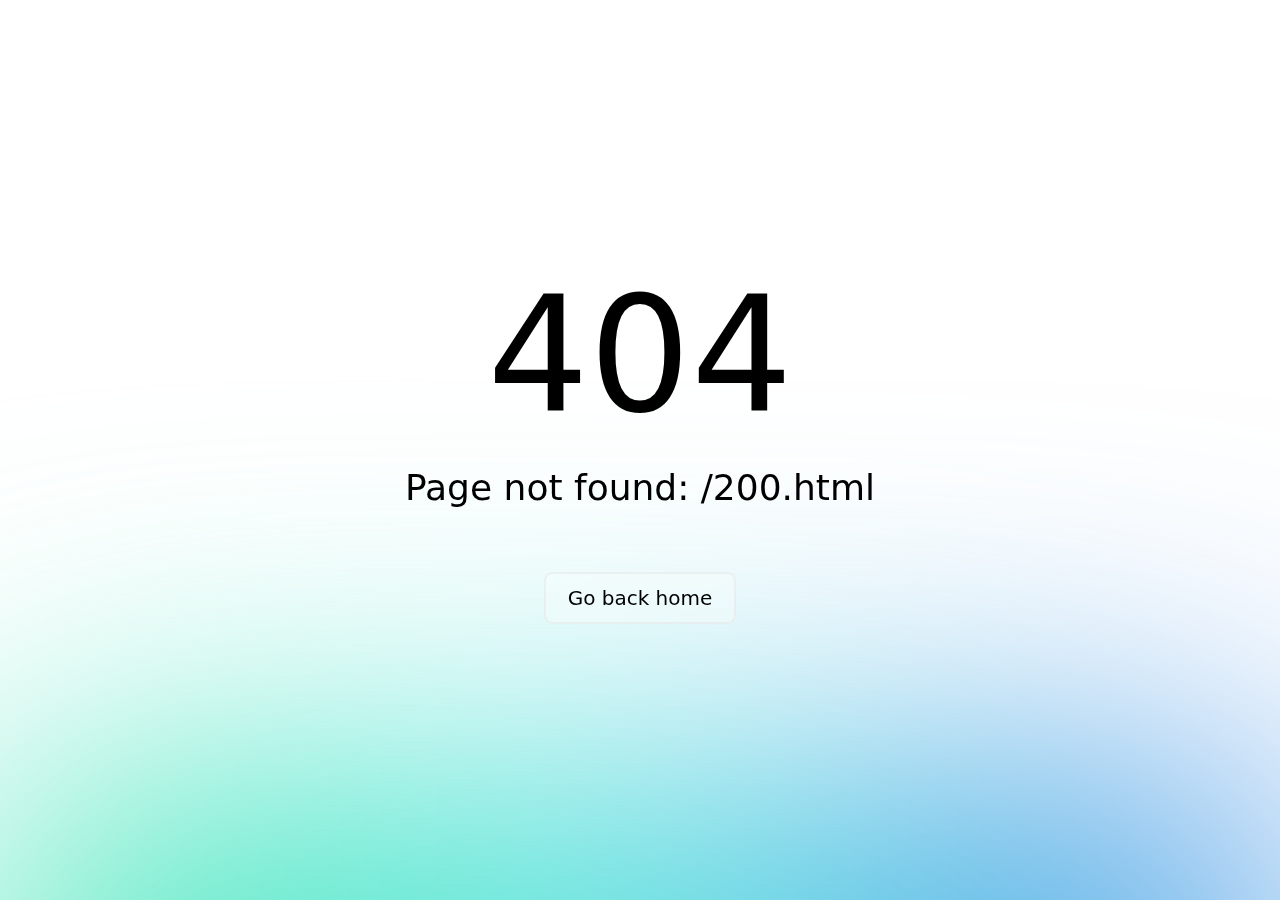
<file: 200.html>
<!DOCTYPE html>
<html >
<head><meta charset="utf-8">
<meta name="viewport" content="width=device-width, initial-scale=1">
<style>/*! tailwindcss v3.3.5 | MIT License | https://tailwindcss.com*/*,:after,:before{border:0 solid #e5e7eb;box-sizing:border-box}:after,:before{--tw-content:""}html{-webkit-text-size-adjust:100%;font-feature-settings:normal;font-family:ui-sans-serif,system-ui,-apple-system,BlinkMacSystemFont,Segoe UI,Roboto,Helvetica Neue,Arial,Noto Sans,sans-serif,Apple Color Emoji,Segoe UI Emoji,Segoe UI Symbol,Noto Color Emoji;font-variation-settings:normal;line-height:1.5;tab-size:4}body{line-height:inherit;margin:0}hr{border-top-width:1px;color:inherit;height:0}abbr:where([title]){-webkit-text-decoration:underline dotted;text-decoration:underline dotted}h1,h2,h3,h4,h5,h6{font-size:inherit;font-weight:inherit}a{color:inherit;text-decoration:inherit}b,strong{font-weight:bolder}code,kbd,pre,samp{font-family:ui-monospace,SFMono-Regular,Menlo,Monaco,Consolas,Liberation Mono,Courier New,monospace;font-size:1em}small{font-size:80%}sub,sup{font-size:75%;line-height:0;position:relative;vertical-align:baseline}sub{bottom:-.25em}sup{top:-.5em}table{border-collapse:collapse;border-color:inherit;text-indent:0}button,input,optgroup,select,textarea{font-feature-settings:inherit;color:inherit;font-family:inherit;font-size:100%;font-variation-settings:inherit;font-weight:inherit;line-height:inherit;margin:0;padding:0}button,select{text-transform:none}[type=button],[type=reset],[type=submit],button{-webkit-appearance:button;background-color:transparent;background-image:none}:-moz-focusring{outline:auto}:-moz-ui-invalid{box-shadow:none}progress{vertical-align:baseline}::-webkit-inner-spin-button,::-webkit-outer-spin-button{height:auto}[type=search]{-webkit-appearance:textfield;outline-offset:-2px}::-webkit-search-decoration{-webkit-appearance:none}::-webkit-file-upload-button{-webkit-appearance:button;font:inherit}summary{display:list-item}blockquote,dd,dl,figure,h1,h2,h3,h4,h5,h6,hr,p,pre{margin:0}fieldset{margin:0}fieldset,legend{padding:0}menu,ol,ul{list-style:none;margin:0;padding:0}dialog{padding:0}textarea{resize:vertical}input::placeholder,textarea::placeholder{color:#9ca3af;opacity:1}[role=button],button{cursor:pointer}:disabled{cursor:default}audio,canvas,embed,iframe,img,object,svg,video{display:block;vertical-align:middle}img,video{height:auto;max-width:100%}[hidden]{display:none}*,:after,:before{--tw-border-spacing-x:0;--tw-border-spacing-y:0;--tw-translate-x:0;--tw-translate-y:0;--tw-rotate:0;--tw-skew-x:0;--tw-skew-y:0;--tw-scale-x:1;--tw-scale-y:1;--tw-pan-x: ;--tw-pan-y: ;--tw-pinch-zoom: ;--tw-scroll-snap-strictness:proximity;--tw-gradient-from-position: ;--tw-gradient-via-position: ;--tw-gradient-to-position: ;--tw-ordinal: ;--tw-slashed-zero: ;--tw-numeric-figure: ;--tw-numeric-spacing: ;--tw-numeric-fraction: ;--tw-ring-inset: ;--tw-ring-offset-width:0px;--tw-ring-offset-color:#fff;--tw-ring-color:rgba(59,130,246,.5);--tw-ring-offset-shadow:0 0 #0000;--tw-ring-shadow:0 0 #0000;--tw-shadow:0 0 #0000;--tw-shadow-colored:0 0 #0000;--tw-blur: ;--tw-brightness: ;--tw-contrast: ;--tw-grayscale: ;--tw-hue-rotate: ;--tw-invert: ;--tw-saturate: ;--tw-sepia: ;--tw-drop-shadow: ;--tw-backdrop-blur: ;--tw-backdrop-brightness: ;--tw-backdrop-contrast: ;--tw-backdrop-grayscale: ;--tw-backdrop-hue-rotate: ;--tw-backdrop-invert: ;--tw-backdrop-opacity: ;--tw-backdrop-saturate: ;--tw-backdrop-sepia: }::backdrop{--tw-border-spacing-x:0;--tw-border-spacing-y:0;--tw-translate-x:0;--tw-translate-y:0;--tw-rotate:0;--tw-skew-x:0;--tw-skew-y:0;--tw-scale-x:1;--tw-scale-y:1;--tw-pan-x: ;--tw-pan-y: ;--tw-pinch-zoom: ;--tw-scroll-snap-strictness:proximity;--tw-gradient-from-position: ;--tw-gradient-via-position: ;--tw-gradient-to-position: ;--tw-ordinal: ;--tw-slashed-zero: ;--tw-numeric-figure: ;--tw-numeric-spacing: ;--tw-numeric-fraction: ;--tw-ring-inset: ;--tw-ring-offset-width:0px;--tw-ring-offset-color:#fff;--tw-ring-color:rgba(59,130,246,.5);--tw-ring-offset-shadow:0 0 #0000;--tw-ring-shadow:0 0 #0000;--tw-shadow:0 0 #0000;--tw-shadow-colored:0 0 #0000;--tw-blur: ;--tw-brightness: ;--tw-contrast: ;--tw-grayscale: ;--tw-hue-rotate: ;--tw-invert: ;--tw-saturate: ;--tw-sepia: ;--tw-drop-shadow: ;--tw-backdrop-blur: ;--tw-backdrop-brightness: ;--tw-backdrop-contrast: ;--tw-backdrop-grayscale: ;--tw-backdrop-hue-rotate: ;--tw-backdrop-invert: ;--tw-backdrop-opacity: ;--tw-backdrop-saturate: ;--tw-backdrop-sepia: }.\!container{width:100%!important}.container{width:100%}@media (min-width:640px){.\!container{max-width:640px!important}.container{max-width:640px}}@media (min-width:768px){.\!container{max-width:768px!important}.container{max-width:768px}}@media (min-width:1024px){.\!container{max-width:1024px!important}.container{max-width:1024px}}@media (min-width:1280px){.\!container{max-width:1280px!important}.container{max-width:1280px}}@media (min-width:1536px){.\!container{max-width:1536px!important}.container{max-width:1536px}}.sr-only{clip:rect(0,0,0,0);border-width:0;height:1px;margin:-1px;overflow:hidden;padding:0;position:absolute;white-space:nowrap;width:1px}.visible{visibility:visible}.collapse{visibility:collapse}.static{position:static}.fixed{position:fixed}.absolute{position:absolute}.relative{position:relative}.sticky{position:sticky}.inset-0{inset:0}.-bottom-8{bottom:-2rem}.-left-14{left:-3.5rem}.-left-4{left:-1rem}.-right-7{right:-1.75rem}.-top-12{top:-3rem}.bottom-0{bottom:0}.left-0{left:0}.right-0{right:0}.right-3{right:.75rem}.right-4{right:1rem}.top-0{top:0}.top-1\/2{top:50%}.top-40{top:10rem}.top-5{top:1.25rem}.z-10{z-index:10}.z-50{z-index:50}.-m-2{margin:-.5rem}.-m-3{margin:-.75rem}.-m-6{margin:-1.5rem}.m-auto{margin:auto}.-mx-3{margin-left:-.75rem;margin-right:-.75rem}.-mx-4{margin-left:-1rem;margin-right:-1rem}.-mx-5{margin-left:-1.25rem;margin-right:-1.25rem}.mx-auto{margin-left:auto;margin-right:auto}.my-2{margin-bottom:.5rem;margin-top:.5rem}.my-4{margin-bottom:1rem;margin-top:1rem}.mb-10{margin-bottom:2.5rem}.mb-12{margin-bottom:3rem}.mb-16{margin-bottom:4rem}.mb-2{margin-bottom:.5rem}.mb-3{margin-bottom:.75rem}.mb-4{margin-bottom:1rem}.mb-6{margin-bottom:1.5rem}.mb-7{margin-bottom:1.75rem}.mb-8{margin-bottom:2rem}.ml-7{margin-left:1.75rem}.ml-auto{margin-left:auto}.mr-12{margin-right:3rem}.mr-2{margin-right:.5rem}.mr-3{margin-right:.75rem}.mr-6{margin-right:1.5rem}.mt-1{margin-top:.25rem}.mt-28{margin-top:7rem}.block{display:block}.inline-block{display:inline-block}.inline{display:inline}.flex{display:flex}.inline-flex{display:inline-flex}.table{display:table}.grid{display:grid}.contents{display:contents}.hidden{display:none}.h-10{height:2.5rem}.h-11{height:2.75rem}.h-16{height:4rem}.h-20{height:5rem}.h-32{height:8rem}.h-60{height:15rem}.h-72{height:18rem}.h-8{height:2rem}.h-full{height:100%}.h-screen{height:100vh}.min-h-full{min-height:100%}.w-1\/2{width:50%}.w-1\/5{width:20%}.w-10{width:2.5rem}.w-16{width:4rem}.w-20{width:5rem}.w-28{width:7rem}.w-4\/6{width:66.666667%}.w-64{width:16rem}.w-8{width:2rem}.w-9\/12{width:75%}.w-auto{width:auto}.w-full{width:100%}.min-w-full{min-width:100%}.max-w-max{max-width:max-content}.max-w-md{max-width:28rem}.max-w-sm{max-width:24rem}.max-w-xs{max-width:20rem}.flex-1{flex:1 1 0%}.-translate-y-1\/2{--tw-translate-y:-50%;transform:translate(var(--tw-translate-x),-50%) rotate(var(--tw-rotate)) skewX(var(--tw-skew-x)) skewY(var(--tw-skew-y)) scaleX(var(--tw-scale-x)) scaleY(var(--tw-scale-y))}.-translate-y-1\/2,.transform{transform:translate(var(--tw-translate-x),var(--tw-translate-y)) rotate(var(--tw-rotate)) skewX(var(--tw-skew-x)) skewY(var(--tw-skew-y)) scaleX(var(--tw-scale-x)) scaleY(var(--tw-scale-y))}@keyframes spin{to{transform:rotate(1turn)}}.animate-spin{animation:spin 1s linear infinite}.resize{resize:both}.appearance-none{-webkit-appearance:none;appearance:none}.flex-col{flex-direction:column}.flex-wrap{flex-wrap:wrap}.place-items-center{place-items:center}.items-center{align-items:center}.justify-end{justify-content:flex-end}.justify-center{justify-content:center}.justify-between{justify-content:space-between}.space-x-2>:not([hidden])~:not([hidden]){--tw-space-x-reverse:0;margin-left:.5rem;margin-left:calc(.5rem*(1 - var(--tw-space-x-reverse)));margin-right:0;margin-right:calc(.5rem*var(--tw-space-x-reverse))}.space-x-4>:not([hidden])~:not([hidden]){--tw-space-x-reverse:0;margin-left:1rem;margin-left:calc(1rem*(1 - var(--tw-space-x-reverse)));margin-right:0;margin-right:calc(1rem*var(--tw-space-x-reverse))}.space-x-6>:not([hidden])~:not([hidden]){--tw-space-x-reverse:0;margin-left:1.5rem;margin-left:calc(1.5rem*(1 - var(--tw-space-x-reverse)));margin-right:0;margin-right:calc(1.5rem*var(--tw-space-x-reverse))}.space-y-2>:not([hidden])~:not([hidden]){--tw-space-y-reverse:0;margin-bottom:0;margin-bottom:calc(.5rem*var(--tw-space-y-reverse));margin-top:.5rem;margin-top:calc(.5rem*(1 - var(--tw-space-y-reverse)))}.divide-y>:not([hidden])~:not([hidden]){--tw-divide-y-reverse:0;border-bottom-width:0;border-bottom-width:calc(1px*var(--tw-divide-y-reverse));border-top-width:1px;border-top-width:calc(1px*(1 - var(--tw-divide-y-reverse)))}.divide-green-500>:not([hidden])~:not([hidden]){--tw-divide-opacity:1;border-color:#22c55e;border-color:rgb(34 197 94/var(--tw-divide-opacity))}.self-center{align-self:center}.overflow-hidden{overflow:hidden}.overflow-x-auto{overflow-x:auto}.overflow-y-auto{overflow-y:auto}.whitespace-nowrap{white-space:nowrap}.rounded{border-radius:.25rem}.rounded-full{border-radius:9999px}.rounded-lg{border-radius:.5rem}.rounded-md{border-radius:.375rem}.rounded-l-md{border-bottom-left-radius:.375rem;border-top-left-radius:.375rem}.rounded-r-md{border-bottom-right-radius:.375rem;border-top-right-radius:.375rem}.border{border-width:1px}.border-b{border-bottom-width:1px}.border-b-2{border-bottom-width:2px}.border-r{border-right-width:1px}.border-black{--tw-border-opacity:1;border-color:#000;border-color:rgb(0 0 0/var(--tw-border-opacity))}.border-blue-500{--tw-border-opacity:1;border-color:#3b82f6;border-color:rgb(59 130 246/var(--tw-border-opacity))}.border-gray-100{--tw-border-opacity:1;border-color:#f3f4f6;border-color:rgb(243 244 246/var(--tw-border-opacity))}.border-green-500{--tw-border-opacity:1;border-color:#22c55e;border-color:rgb(34 197 94/var(--tw-border-opacity))}.bg-black{--tw-bg-opacity:1;background-color:#000;background-color:rgb(0 0 0/var(--tw-bg-opacity))}.bg-gray-100{--tw-bg-opacity:1;background-color:#f3f4f6;background-color:rgb(243 244 246/var(--tw-bg-opacity))}.bg-green-100{--tw-bg-opacity:1;background-color:#dcfce7;background-color:rgb(220 252 231/var(--tw-bg-opacity))}.bg-green-500{--tw-bg-opacity:1;background-color:#22c55e;background-color:rgb(34 197 94/var(--tw-bg-opacity))}.bg-transparent{background-color:transparent}.bg-white{--tw-bg-opacity:1;background-color:#fff;background-color:rgb(255 255 255/var(--tw-bg-opacity))}.bg-opacity-50{--tw-bg-opacity:0.5}.bg-opacity-80{--tw-bg-opacity:0.8}.fill-green-500{fill:#22c55e}.p-10{padding:2.5rem}.p-2{padding:.5rem}.p-3{padding:.75rem}.p-4{padding:1rem}.p-6{padding:1.5rem}.p-8{padding:2rem}.px-10{padding-left:2.5rem;padding-right:2.5rem}.px-2{padding-left:.5rem;padding-right:.5rem}.px-3{padding-left:.75rem;padding-right:.75rem}.px-4{padding-left:1rem;padding-right:1rem}.px-5{padding-left:1.25rem;padding-right:1.25rem}.px-6{padding-left:1.5rem;padding-right:1.5rem}.px-7{padding-left:1.75rem;padding-right:1.75rem}.px-8{padding-left:2rem;padding-right:2rem}.py-1{padding-bottom:.25rem;padding-top:.25rem}.py-12{padding-bottom:3rem;padding-top:3rem}.py-2{padding-bottom:.5rem;padding-top:.5rem}.py-20{padding-bottom:5rem;padding-top:5rem}.py-24{padding-bottom:6rem;padding-top:6rem}.py-3{padding-bottom:.75rem;padding-top:.75rem}.py-4{padding-bottom:1rem;padding-top:1rem}.py-5{padding-bottom:1.25rem;padding-top:1.25rem}.py-6{padding-bottom:1.5rem;padding-top:1.5rem}.py-8{padding-bottom:2rem;padding-top:2rem}.py-px{padding-bottom:1px;padding-top:1px}.pb-4{padding-bottom:1rem}.pb-8{padding-bottom:2rem}.pl-12{padding-left:3rem}.pt-4{padding-top:1rem}.pt-6{padding-top:1.5rem}.text-left{text-align:left}.text-center{text-align:center}.text-2xl{font-size:1.5rem;line-height:2rem}.text-3xl{font-size:1.875rem;line-height:2.25rem}.text-4xl{font-size:2.25rem;line-height:2.5rem}.text-5xl{font-size:3rem;line-height:1}.text-base{font-size:1rem;line-height:1.5rem}.text-lg{font-size:1.125rem;line-height:1.75rem}.text-sm{font-size:.875rem;line-height:1.25rem}.text-xl{font-size:1.25rem;line-height:1.75rem}.text-xs{font-size:.75rem;line-height:1rem}.font-bold{font-weight:700}.font-medium{font-weight:500}.font-semibold{font-weight:600}.font-thin{font-weight:100}.uppercase{text-transform:uppercase}.ordinal{--tw-ordinal:ordinal;font-variant-numeric:ordinal var(--tw-slashed-zero) var(--tw-numeric-figure) var(--tw-numeric-spacing) var(--tw-numeric-fraction);font-variant-numeric:var(--tw-ordinal) var(--tw-slashed-zero) var(--tw-numeric-figure) var(--tw-numeric-spacing) var(--tw-numeric-fraction)}.leading-4{line-height:1rem}.leading-5{line-height:1.25rem}.leading-6{line-height:1.5rem}.leading-tight{line-height:1.25}.tracking-tight{letter-spacing:-.025em}.tracking-tighter{letter-spacing:-.05em}.text-black{--tw-text-opacity:1;color:#000;color:rgb(0 0 0/var(--tw-text-opacity))}.text-blue-500{--tw-text-opacity:1;color:#3b82f6;color:rgb(59 130 246/var(--tw-text-opacity))}.text-green-50{--tw-text-opacity:1;color:#f0fdf4;color:rgb(240 253 244/var(--tw-text-opacity))}.text-green-500{--tw-text-opacity:1;color:#22c55e;color:rgb(34 197 94/var(--tw-text-opacity))}.text-red-500{--tw-text-opacity:1;color:#ef4444;color:rgb(239 68 68/var(--tw-text-opacity))}.text-white{--tw-text-opacity:1;color:#fff;color:rgb(255 255 255/var(--tw-text-opacity))}.opacity-60{opacity:.6}.shadow{--tw-shadow:0 1px 3px 0 rgba(0,0,0,.1),0 1px 2px -1px rgba(0,0,0,.1);--tw-shadow-colored:0 1px 3px 0 var(--tw-shadow-color),0 1px 2px -1px var(--tw-shadow-color);box-shadow:0 0 #0000,0 0 #0000,0 1px 3px 0 rgba(0,0,0,.1),0 1px 2px -1px rgba(0,0,0,.1);box-shadow:var(--tw-ring-offset-shadow,0 0 #0000),var(--tw-ring-shadow,0 0 #0000),var(--tw-shadow)}.shadow-lg{--tw-shadow:0 10px 15px -3px rgba(0,0,0,.1),0 4px 6px -4px rgba(0,0,0,.1);--tw-shadow-colored:0 10px 15px -3px var(--tw-shadow-color),0 4px 6px -4px var(--tw-shadow-color);box-shadow:0 0 #0000,0 0 #0000,0 10px 15px -3px rgba(0,0,0,.1),0 4px 6px -4px rgba(0,0,0,.1);box-shadow:var(--tw-ring-offset-shadow,0 0 #0000),var(--tw-ring-shadow,0 0 #0000),var(--tw-shadow)}.shadow-md{--tw-shadow:0 4px 6px -1px rgba(0,0,0,.1),0 2px 4px -2px rgba(0,0,0,.1);--tw-shadow-colored:0 4px 6px -1px var(--tw-shadow-color),0 2px 4px -2px var(--tw-shadow-color);box-shadow:0 0 #0000,0 0 #0000,0 4px 6px -1px rgba(0,0,0,.1),0 2px 4px -2px rgba(0,0,0,.1);box-shadow:var(--tw-ring-offset-shadow,0 0 #0000),var(--tw-ring-shadow,0 0 #0000),var(--tw-shadow)}.shadow-sm{--tw-shadow:0 1px 2px 0 rgba(0,0,0,.05);--tw-shadow-colored:0 1px 2px 0 var(--tw-shadow-color);box-shadow:0 0 #0000,0 0 #0000,0 1px 2px 0 rgba(0,0,0,.05);box-shadow:var(--tw-ring-offset-shadow,0 0 #0000),var(--tw-ring-shadow,0 0 #0000),var(--tw-shadow)}.shadow-black{--tw-shadow-color:#000;--tw-shadow:var(--tw-shadow-colored)}.shadow-green-300{--tw-shadow-color:#86efac;--tw-shadow:var(--tw-shadow-colored)}.outline-none{outline:2px solid transparent;outline-offset:2px}.blur{--tw-blur:blur(8px);filter:blur(8px) var(--tw-brightness) var(--tw-contrast) var(--tw-grayscale) var(--tw-hue-rotate) var(--tw-invert) var(--tw-saturate) var(--tw-sepia) var(--tw-drop-shadow);filter:var(--tw-blur) var(--tw-brightness) var(--tw-contrast) var(--tw-grayscale) var(--tw-hue-rotate) var(--tw-invert) var(--tw-saturate) var(--tw-sepia) var(--tw-drop-shadow)}.\!filter{filter:var(--tw-blur) var(--tw-brightness) var(--tw-contrast) var(--tw-grayscale) var(--tw-hue-rotate) var(--tw-invert) var(--tw-saturate) var(--tw-sepia) var(--tw-drop-shadow)!important}.filter{filter:var(--tw-blur) var(--tw-brightness) var(--tw-contrast) var(--tw-grayscale) var(--tw-hue-rotate) var(--tw-invert) var(--tw-saturate) var(--tw-sepia) var(--tw-drop-shadow)}.transition{transition-duration:.15s;transition-property:color,background-color,border-color,text-decoration-color,fill,stroke,opacity,box-shadow,transform,filter,-webkit-backdrop-filter;transition-property:color,background-color,border-color,text-decoration-color,fill,stroke,opacity,box-shadow,transform,filter,backdrop-filter;transition-property:color,background-color,border-color,text-decoration-color,fill,stroke,opacity,box-shadow,transform,filter,backdrop-filter,-webkit-backdrop-filter;transition-timing-function:cubic-bezier(.4,0,.2,1)}.duration-200{transition-duration:.2s}.ease-in{transition-timing-function:cubic-bezier(.4,0,1,1)}.ease-out{transition-timing-function:cubic-bezier(0,0,.2,1)}.hover\:border-green-500:hover{--tw-border-opacity:1;border-color:#22c55e;border-color:rgb(34 197 94/var(--tw-border-opacity))}.hover\:bg-green-600:hover{--tw-bg-opacity:1;background-color:#16a34a;background-color:rgb(22 163 74/var(--tw-bg-opacity))}.hover\:bg-white:hover{--tw-bg-opacity:1;background-color:#fff;background-color:rgb(255 255 255/var(--tw-bg-opacity))}.hover\:text-green-500:hover{--tw-text-opacity:1;color:#22c55e;color:rgb(34 197 94/var(--tw-text-opacity))}.hover\:text-green-600:hover{--tw-text-opacity:1;color:#16a34a;color:rgb(22 163 74/var(--tw-text-opacity))}.hover\:underline:hover{text-decoration-line:underline}.hover\:opacity-80:hover{opacity:.8}.hover\:shadow-xl:hover{--tw-shadow:0 20px 25px -5px rgba(0,0,0,.1),0 8px 10px -6px rgba(0,0,0,.1);--tw-shadow-colored:0 20px 25px -5px var(--tw-shadow-color),0 8px 10px -6px var(--tw-shadow-color);box-shadow:0 0 #0000,0 0 #0000,0 20px 25px -5px rgba(0,0,0,.1),0 8px 10px -6px rgba(0,0,0,.1);box-shadow:var(--tw-ring-offset-shadow,0 0 #0000),var(--tw-ring-shadow,0 0 #0000),var(--tw-shadow)}.focus\:border-green-500:focus{--tw-border-opacity:1;border-color:#22c55e;border-color:rgb(34 197 94/var(--tw-border-opacity))}.focus\:outline-none:focus{outline:2px solid transparent;outline-offset:2px}.focus\:ring-2:focus{--tw-ring-offset-shadow:var(--tw-ring-inset) 0 0 0 var(--tw-ring-offset-width) var(--tw-ring-offset-color);--tw-ring-shadow:var(--tw-ring-inset) 0 0 0 calc(2px + var(--tw-ring-offset-width)) var(--tw-ring-color);box-shadow:var(--tw-ring-inset) 0 0 0 var(--tw-ring-offset-width) var(--tw-ring-offset-color),var(--tw-ring-inset) 0 0 0 calc(2px + var(--tw-ring-offset-width)) var(--tw-ring-color),0 0 #0000;box-shadow:var(--tw-ring-offset-shadow),var(--tw-ring-shadow),var(--tw-shadow,0 0 #0000)}.focus\:ring-green-500:focus{--tw-ring-opacity:1;--tw-ring-color:rgb(34 197 94/var(--tw-ring-opacity))}.focus\:ring-opacity-50:focus{--tw-ring-opacity:0.5}@media (prefers-color-scheme:dark){.dark\:text-gray-600{--tw-text-opacity:1;color:#4b5563;color:rgb(75 85 99/var(--tw-text-opacity))}}@media (min-width:640px){.sm\:p-0{padding:0}}@media (min-width:768px){.md\:inset-0{inset:0}.md\:mb-0{margin-bottom:0}.md\:mr-0{margin-right:0}.md\:mr-4{margin-right:1rem}.md\:w-1\/2{width:50%}.md\:w-1\/3{width:33.333333%}.md\:w-1\/4{width:25%}.md\:w-2\/3{width:66.666667%}.md\:w-3\/4{width:75%}.md\:w-auto{width:auto}.md\:justify-end{justify-content:flex-end}.md\:px-6{padding-left:1.5rem;padding-right:1.5rem}.md\:py-0{padding-bottom:0;padding-top:0}.md\:py-2{padding-bottom:.5rem;padding-top:.5rem}.md\:py-28{padding-bottom:7rem;padding-top:7rem}.md\:py-32{padding-top:8rem}.md\:pb-32,.md\:py-32{padding-bottom:8rem}.md\:text-2xl{font-size:1.5rem;line-height:2rem}.md\:text-3xl{font-size:1.875rem;line-height:2.25rem}.md\:text-4xl{font-size:2.25rem;line-height:2.5rem}.md\:text-5xl{font-size:3rem;line-height:1}.md\:text-lg{font-size:1.125rem;line-height:1.75rem}.md\:text-xl{font-size:1.25rem;line-height:1.75rem}}@media (min-width:1024px){.lg\:left-1\/3{left:33.333333%}.lg\:-mx-6{margin-left:-1.5rem;margin-right:-1.5rem}.lg\:mb-0{margin-bottom:0}.lg\:flex{display:flex}.lg\:w-1\/2{width:50%}.lg\:w-1\/3{width:33.333333%}.lg\:w-auto{width:auto}.lg\:flex-1{flex:1 1 0%}.lg\:items-center{align-items:center}.lg\:text-6xl{font-size:3.75rem;line-height:1}}@media (min-width:1280px){.xl\:top-4{top:1rem}.xl\:ml-80{margin-left:20rem}.xl\:block{display:block}.xl\:flex{display:flex}.xl\:hidden{display:none}.xl\:w-1\/3{width:33.333333%}.xl\:w-1\/4{width:25%}.xl\:items-center{align-items:center}.xl\:justify-center{justify-content:center}}</style>
<link rel="modulepreload" as="script" crossorigin href="/_nuxt/entry.d073ee5d.js">
<link rel="prefetch" as="script" crossorigin href="/_nuxt/dashboard.de1fc1c4.js">
<link rel="prefetch" as="script" crossorigin href="/_nuxt/nuxt-link.e5d570f8.js">
<link rel="prefetch" as="script" crossorigin href="/_nuxt/default.7e65f318.js">
<link rel="prefetch" as="script" crossorigin href="/_nuxt/error-404.03dde285.js">
<link rel="prefetch" as="script" crossorigin href="/_nuxt/vue.f36acd1f.ad6a3274.js">
<link rel="prefetch" as="script" crossorigin href="/_nuxt/error-500.1fe05a7f.js">
<script type="module" src="/_nuxt/entry.d073ee5d.js" crossorigin></script></head>
<body ><div id="__nuxt"></div><script type="application/json" id="__NUXT_DATA__" data-ssr="false">[{"_errors":1,"serverRendered":2,"data":3,"state":4},{},false,{},{}]</script>
<script>window.__NUXT__={};window.__NUXT__.config={public:{},app:{baseURL:"/",buildAssetsDir:"/_nuxt/",cdnURL:""}}</script></body>
</html>
</file>
